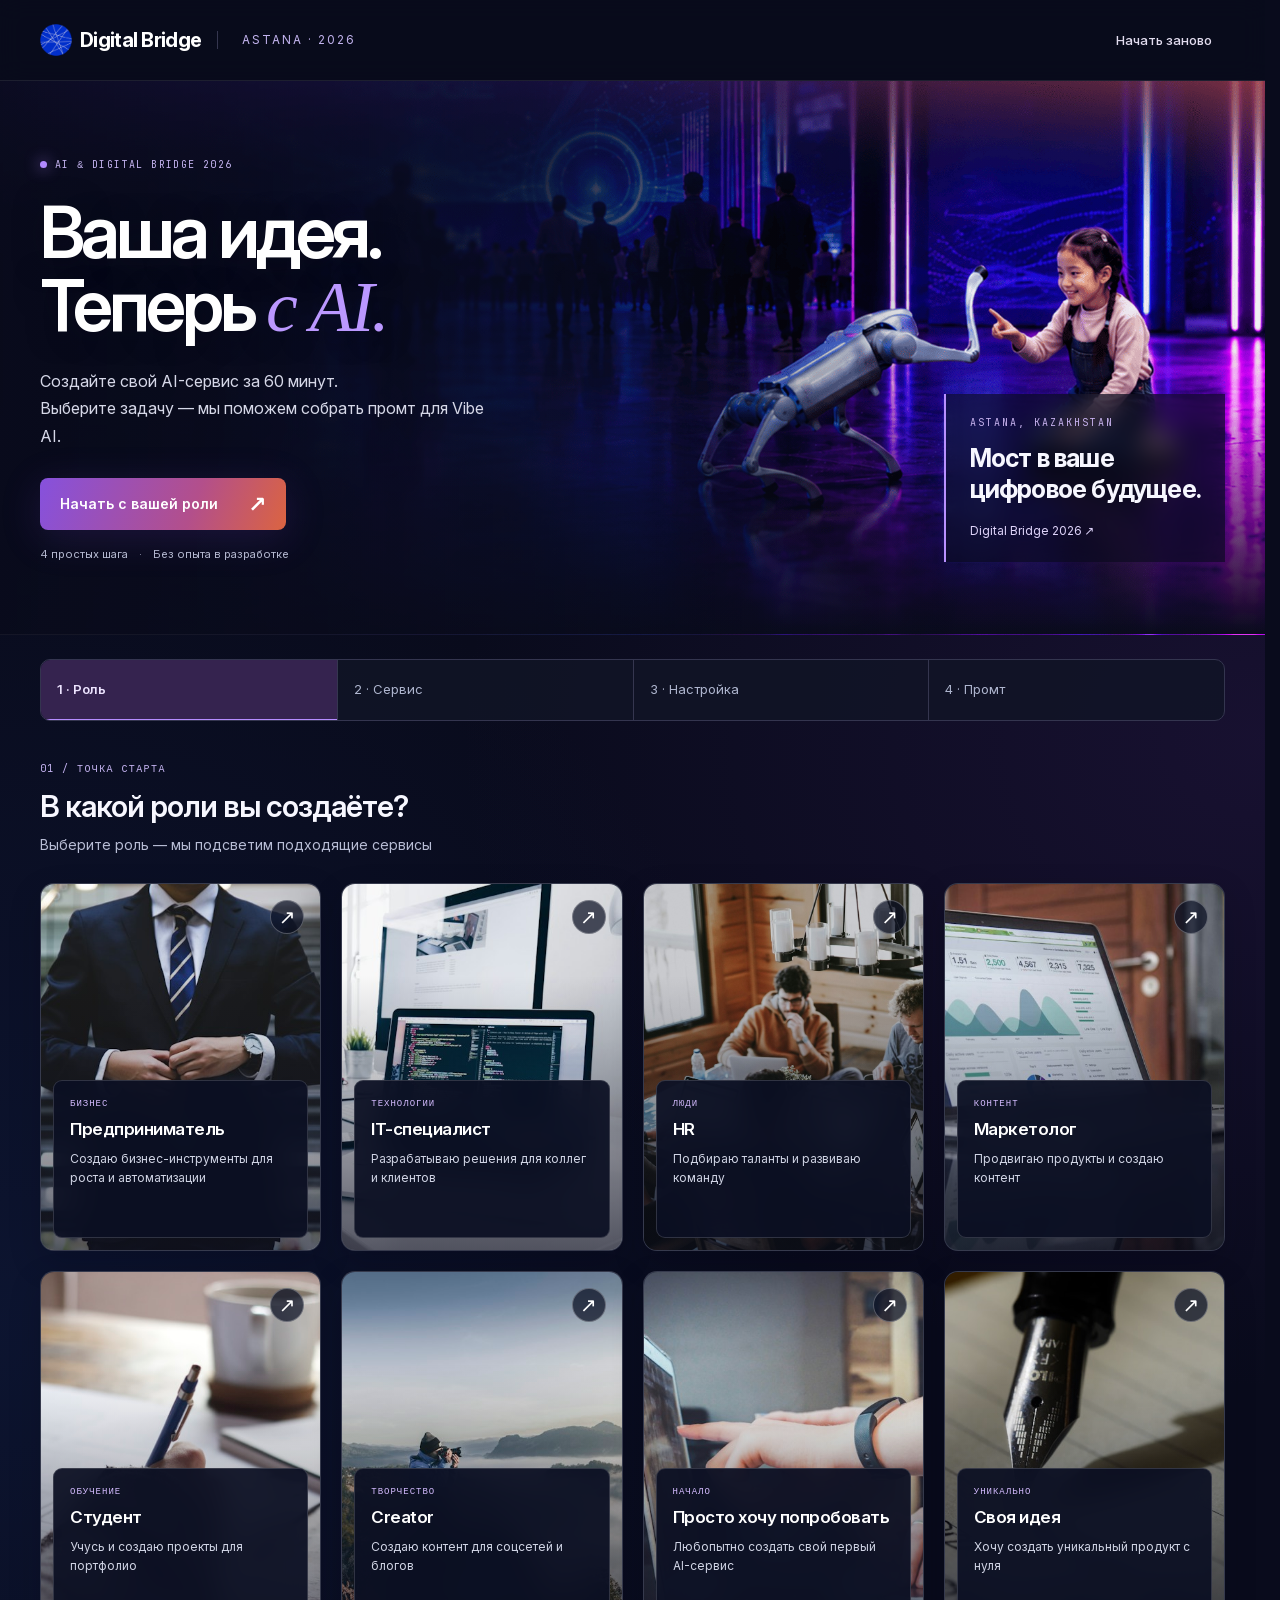
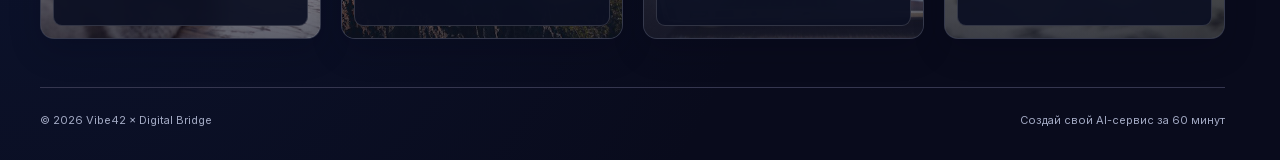
<file: index.html>
<!DOCTYPE html>
<html lang="ru" data-theme="dark">
<head>
<meta charset="utf-8">
<meta name="viewport" content="width=device-width,initial-scale=1">
<title>Digital Bridge — Генератор AI-сервисов</title>
<link rel="stylesheet" href="design-system/kt-ai-fonts.css">
<link rel="stylesheet" href="design-system/kt-ai-tokens.css">
<link rel="stylesheet" href="design-system/kt-ai-components.css">
<link rel="stylesheet" href="design-system/kt-ai-page.css">
<meta name="description" content="Превратите идею в AI-сервис: выберите роль, настройте продукт и соберите промт для Vibe AI.">
<link rel="icon" href="favicon.svg" type="image/svg+xml">
<link rel="stylesheet" href="studio.css">
<link rel="stylesheet" href="digital-bridge.css">
</head>
<body>
<a class="skip-link" href="#wizard">Перейти к конструктору</a>

<header class="kt-ai-pagehead">
  <div class="kt-ai-wrap kt-ai-pagehead-in">
    <a class="kt-ai-brand-row" href="./"><img src="design-system/brand/kt-ai-logo.png" alt="Vibe42"> <span>Digital Bridge</span></a>
    <span class="header-caption">ASTANA · 2026</span><span class="kt-ai-spacer"></span>
    <button class="kt-ai-btn" data-variant="ghost" type="button" onclick="resetWizard()">Начать заново</button>
  </div>
</header>

<section class="kt-ai-hero">
  <div class="kt-ai-wrap hero-layout">
    <div class="hero-copy">
      <div class="eyebrow"><span class="status-dot"></span> AI & DIGITAL BRIDGE 2026</div>
      <h1>Ваша идея.<br>Теперь <em>с AI.</em></h1>
      <p class="kt-ai-hero-sub">Создайте свой AI-сервис за 60 минут.<br>Выберите задачу — мы поможем собрать промт для Vibe AI.</p>
      <a class="hero-link" href="#wizard">Начать с вашей роли <span aria-hidden="true">↗</span></a>
      <div class="hero-note">4 простых шага <span>·</span> Без опыта в разработке</div>
    </div>
    <div class="event-signature"><span class="event-coordinate">ASTANA, KAZAKHSTAN</span><strong>Мост в ваше<br>цифровое будущее.</strong><a href="https://digitalbridge.ai/ru/" target="_blank" rel="noopener">Digital Bridge 2026 ↗</a></div>
  </div>
</section>

<main class="kt-ai-wrap" id="wizard">

  <div class="steps" id="stepsBar" aria-label="Прогресс">
    <span data-step="1">1 · Роль</span>
    <span data-step="2">2 · Сервис</span>
    <span data-step="3">3 · Настройка</span>
    <span data-step="4">4 · Промт</span>
  </div>

  <!-- Шаг 1: роль -->
  <div id="step1" class="step active">
    <div class="kt-ai-section-head" >
      <div class="eyebrow section-kicker">01 / ТОЧКА СТАРТА</div><h2>В какой роли вы создаёте?</h2>
      <p>Выберите роль — мы подсветим подходящие сервисы</p>
    </div>
    <div class="kt-ai-grid" data-cols="4"  id="roleGrid"></div>
  </div>

  <!-- Шаг 2: сервис -->
  <div id="step2" class="step">
    <div class="kt-ai-section-head" >
      <h2>Выберите сервис</h2>
      <p id="productsSub">8 готовых AI-решений под вашу задачу</p>
    </div>
    <div class="kt-ai-grid" data-cols="2"  id="productGrid"></div>
    <div style="text-align: center; margin-top: var(--kt-ai-space-8)">
      <button class="kt-ai-btn" data-variant="ghost" type="button" onclick="goToStep(1)">← Назад</button>
    </div>
  </div>

  <!-- Шаг 3: настройка -->
  <div id="step3" class="step">
    <div class="kt-ai-section-head" >
      <h2 id="productTitle">Настройка сервиса</h2>
      <p>Ответьте на несколько вопросов для персонализации</p>
    </div>
    <div class="kt-ai-card" style="max-width: 640px; margin: 0 auto">
      <div class="kt-ai-card-body">
        <form id="setupForm" novalidate>
          <div class="kt-ai-field" id="ideaField" hidden>
            <label for="q0">Опишите вашу идею</label>
            <textarea class="kt-ai-textarea" id="q0" rows="4" placeholder="Например: сервис, который помогает подобрать подарок по интересам и бюджету"></textarea>
            <div class="field-error">Опишите идею хотя бы в двух-трёх предложениях</div>
          </div>
          <div class="kt-ai-field" style="margin-top: var(--kt-ai-space-6)">
            <label for="q1">Для кого приложение? (целевая аудитория)</label>
            <input class="kt-ai-input" id="q1" placeholder="Например: для туристов-одиночек 25-35 лет">
            <div class="field-error">Укажите, для кого делаете сервис</div>
          </div>
          <div class="kt-ai-field" style="margin-top: var(--kt-ai-space-6)">
            <label for="q2">Что важнее всего в этом сервисе?</label>
            <input class="kt-ai-input" id="q2" placeholder="Например: скорость подбора вариантов">
            <div class="field-error">Назовите главный приоритет</div>
          </div>
          <div class="kt-ai-field" style="margin-top: var(--kt-ai-space-6)">
            <label for="q3">Какой стиль интерфейса предпочитаете?</label>
            <select class="kt-ai-select" id="q3">
              <option>Минимализм (светлый)</option>
              <option>Тёмная тема</option>
              <option>Яркий и современный</option>
              <option>Строгий деловой</option>
            </select>
          </div>
          <div class="kt-ai-field" style="margin-top: var(--kt-ai-space-6)">
            <label for="q4">Что нужно персонализировать? (необязательно)</label>
            <input class="kt-ai-input" id="q4" placeholder="Например: добавить фильтр по бюджету">
          </div>
          <div style="margin-top: var(--kt-ai-space-8); display: flex; gap: var(--kt-ai-space-4); flex-wrap: wrap">
            <button class="kt-ai-btn" data-variant="ghost" type="button" onclick="goToStep(2)">← Назад</button>
            <button class="kt-ai-btn" data-variant="primary" type="submit">Создать промт →</button>
          </div>
        </form>
      </div>
    </div>
  </div>

  <!-- Шаг 4: промт -->
  <div id="step4" class="step">
    <div class="kt-ai-section-head" >
      <h2>Ваш промт готов!</h2>
      <p>Скопируйте подробное ТЗ с функционалом, дизайном и проверками в Vibe AI</p>
    </div>
    <div class="kt-ai-card" style="max-width: 800px; margin: 0 auto">
      <div class="kt-ai-card-body">
        <div class="prompt-output" id="promptOutput" tabindex="0"></div>
        <div style="margin-top: var(--kt-ai-space-6); display: flex; gap: var(--kt-ai-space-4); flex-wrap: wrap">
          <button class="kt-ai-btn" data-variant="primary" type="button" onclick="copyPrompt()">
            <svg class="kt-icon" aria-hidden="true" style="margin-right: var(--kt-ai-space-2)"><use href="#copy"></use></svg>
            Копировать промт
          </button>
          <a class="kt-ai-btn" data-variant="ghost" href="https://code.vibe42.kz" target="_blank" rel="noopener">
            <svg class="kt-icon" aria-hidden="true" style="margin-right: var(--kt-ai-space-2)"><use href="#external"></use></svg>
            Открыть Vibe AI
          </a>
          <button class="kt-ai-btn" data-variant="ghost" type="button" onclick="goToStep(3)">← Назад</button>
        </div>
      </div>
    </div>
  </div>

</main>

<footer class="kt-ai-wrap kt-ai-pagefoot" style="margin-top: var(--kt-ai-space-12)">
  <span>© 2026 Vibe42 × Digital Bridge</span>
  <span class="kt-ai-spacer"></span>
  <span>Создай свой AI-сервис за 60 минут</span>
</footer>

<div class="kt-ai-toast-stack" id="toasts" role="status" aria-live="polite"></div>

<script src="design-system/icons/kt-ai-icons.js"></script>
<script src="prompt-builder.js"></script>
<script>
// ---------- Данные ----------
const roles = [
  { id: 'entrepreneur', tone: 'green',  icon: 'rocket',    badge: 'Бизнес',      title: 'Предприниматель',        desc: 'Создаю бизнес-инструменты для роста и автоматизации', reco: ['idea', 'budget', 'task'] },
  { id: 'it',           tone: 'blue',   icon: 'sparkles',  badge: 'Технологии',  title: 'IT-специалист',          desc: 'Разрабатываю решения для коллег и клиентов',           reco: ['task', 'learning', 'hr'] },
  { id: 'hr',           tone: 'orange', icon: 'users',     badge: 'Люди',        title: 'HR',                     desc: 'Подбираю таланты и развиваю команду',                  reco: ['hr', 'event', 'learning'] },
  { id: 'marketing',    tone: 'red',    icon: 'megaphone', badge: 'Контент',     title: 'Маркетолог',             desc: 'Продвигаю продукты и создаю контент',                  reco: ['content', 'idea', 'event'] },
  { id: 'student',      tone: 'purple', icon: 'book',      badge: 'Обучение',    title: 'Студент',                desc: 'Учусь и создаю проекты для портфолио',                 reco: ['learning', 'task', 'budget'] },
  { id: 'creator',      tone: 'green',  icon: 'sparkles',  badge: 'Творчество',  title: 'Creator',                desc: 'Создаю контент для соцсетей и блогов',                 reco: ['content', 'trip', 'event'] },
  { id: 'beginner',     tone: 'gray',   icon: 'lightbulb', badge: 'Начало',      title: 'Просто хочу попробовать', desc: 'Любопытно создать свой первый AI-сервис',             reco: ['trip', 'budget', 'task'], wide: true },
  { id: 'custom',       tone: 'ai',     icon: 'user',      badge: 'Уникально',   title: 'Своя идея',              desc: 'Хочу создать уникальный продукт с нуля',               reco: ['custom'] },
];

const products = {
  trip: { tone: 'green', icon: 'rocket', title: 'AI Trip Planner', desc: 'Персональный маршрут путешествия по бюджету, интересам и типу отдыха' },
  budget: { tone: 'blue', icon: 'chart', title: 'Smart Budget', desc: 'Анализ бюджета: доходы, расходы, прогноз и рекомендации' },
  learning: { tone: 'purple', icon: 'book', title: 'AI Learning Coach', desc: 'План обучения: язык, программирование, любой навык' },
  hr: { tone: 'orange', icon: 'users', title: 'HR Candidate Matcher', desc: 'Сопоставление резюме и вакансии: % соответствия, риски, вопросы' },
  content: { tone: 'red', icon: 'sparkles', title: 'AI Content Studio', desc: 'Контент-план, идеи, Reels, посты для соцсетей' },
  idea: { tone: 'green', icon: 'lightbulb', title: 'Business Idea Analyzer', desc: 'Анализ бизнес-идеи: аудитория, риски, монетизация' },
  event: { tone: 'orange', icon: 'calendar', title: 'Event Planner', desc: 'Программа мероприятия, расписание, маршрут участника' },
  task: { tone: 'blue', icon: 'checklist', title: 'Smart Task Planner', desc: 'Приоритизация задач, планирование расписания' },
  custom: { tone: 'ai', icon: 'user', title: 'Своя идея', desc: 'Опишите продукт своими словами — соберём промт по вашей идее' },
};

// ---------- Состояние ----------
let selectedRole = null;
let selectedProduct = null;

// ---------- Рендер ----------
const icon = name => `<svg class="kt-icon" aria-hidden="true"><use href="#${name}"></use></svg>`;

function renderRoles() {
  document.getElementById('roleGrid').innerHTML = roles.map(r => `
    <div class="role-poster" role="button" tabindex="0" data-role="${r.id}" data-tone="${r.tone}">
      <img class="role-image" src="assets/roles/${r.id}.jpg" alt="" loading="lazy" decoding="async">
      <span class="poster-arrow" aria-hidden="true">↗</span><div class="role-caption">
      <div class="poster-badge">${r.badge}</div>
      <div class="poster-title">${r.title}</div>
      <div class="poster-desc">${r.desc}</div></div>
    </div>`).join('');
  document.querySelectorAll('.role-poster').forEach(el => {
    const pick = () => selectRole(el.dataset.role);
    el.addEventListener('click', pick);
    el.addEventListener('keydown', e => { if (e.key === 'Enter' || e.key === ' ') { e.preventDefault(); pick(); } });
  });
}

function renderProducts() {
  const role = roles.find(r => r.id === selectedRole);
  const reco = role ? role.reco : [];
  const order = Object.keys(products).filter(id => id !== 'custom' || selectedRole === 'custom');
  order.sort((a, b) => (reco.indexOf(a) === -1) - (reco.indexOf(b) === -1));
  document.getElementById('productGrid').innerHTML = order.map(id => {
    const p = products[id];
    return `
    <article class="product-card${reco.includes(id) ? ' recommended' : ''}" role="button" tabindex="0" data-product="${id}" data-tone="${p.tone}">
      <span class="reco">Рекомендуем</span>
      <div class="product-header">${icon(p.icon)}</div>
      <div class="product-body">
        <h3 class="product-title">${p.title}</h3>
        <p class="product-desc">${p.desc}</p>
      </div>
    </article>`;
  }).join('');
  document.getElementById('productsSub').textContent = role && selectedRole !== 'custom'
    ? `Для роли «${role.title}» подсветили подходящие сервисы`
    : `${order.length} готовых AI-решений под вашу задачу`;
  document.querySelectorAll('.product-card').forEach(el => {
    const pick = () => selectProduct(el.dataset.product);
    el.addEventListener('click', pick);
    el.addEventListener('keydown', e => { if (e.key === 'Enter' || e.key === ' ') { e.preventDefault(); pick(); } });
  });
}

// ---------- Логика шагов ----------
function selectRole(id) {
  selectedRole = id;
  document.querySelectorAll('.role-poster').forEach(p => p.classList.toggle('selected', p.dataset.role === id));
  renderProducts();
  setTimeout(() => goToStep(2), 150);
}

function selectProduct(id) {
  selectedProduct = id;
  document.querySelectorAll('.product-card').forEach(c => c.classList.toggle('selected', c.dataset.product === id));
  document.getElementById('productTitle').textContent = `Настройка: ${products[id].title}`;
  document.getElementById('ideaField').hidden = id !== 'custom';
  setTimeout(() => goToStep(3), 150);
}

function goToStep(n) {
  document.querySelectorAll('.step').forEach(s => s.classList.remove('active'));
  document.getElementById(`step${n}`).classList.add('active');
  document.querySelectorAll('#stepsBar span').forEach(s => {
    const k = Number(s.dataset.step);
    s.classList.toggle('done', k < n);
    s.classList.toggle('current', k === n);
    if (k === n) s.setAttribute('aria-current', 'step'); else s.removeAttribute('aria-current');
  });
  const heading = document.querySelector(`#step${n} h2`);
  heading.tabIndex = -1; heading.focus({ preventScroll: true });
  window.scrollTo({ top: document.getElementById('stepsBar').offsetTop - 80, behavior: matchMedia('(prefers-reduced-motion: reduce)').matches ? 'instant' : 'smooth' });
}

function validate() {
  let ok = true;
  const check = (id, min) => {
    const el = document.getElementById(id);
    const bad = el.value.trim().length < min;
    el.closest('.kt-ai-field').dataset.invalid = bad ? 'true' : 'false';
    if (bad && ok) el.focus();
    ok = ok && !bad;
  };
  if (selectedProduct === 'custom') check('q0', 20);
  check('q1', 3);
  check('q2', 3);
  return ok;
}

document.getElementById('setupForm').addEventListener('submit', e => {
  e.preventDefault();
  if (!validate()) return;
  const v = id => document.getElementById(id).value.trim();
  const role = roles.find(r => r.id === selectedRole);
  const prompt = buildServicePrompt({
    productId: selectedProduct,
    productTitle: products[selectedProduct].title,
    role: role ? role.title : 'не указана',
    audience: v('q1'), priority: v('q2'), style: v('q3'),
    personalization: v('q4'), idea: v('q0')
  });
  document.getElementById('promptOutput').textContent = prompt;
  goToStep(4);
});

['q0', 'q1', 'q2'].forEach(id => document.getElementById(id).addEventListener('input', e => {
  e.target.closest('.kt-ai-field').dataset.invalid = 'false';
}));

function toast(msg) {
  const el = document.createElement('div');
  el.className = 'kt-ai-toast'; el.textContent = msg;
  document.getElementById('toasts').appendChild(el);
  setTimeout(() => el.remove(), 2500);
}

function copyPrompt() {
  const text = document.getElementById('promptOutput').textContent;
  const fallback = () => {
    const out = document.getElementById('promptOutput');
    const range = document.createRange(); range.selectNodeContents(out);
    const sel = getSelection(); sel.removeAllRanges(); sel.addRange(range);
    toast('Текст выделен — нажмите Ctrl+C');
  };
  if (navigator.clipboard && navigator.clipboard.writeText) {
    navigator.clipboard.writeText(text).then(() => toast('Промт скопирован!')).catch(fallback);
  } else fallback();
}

function resetWizard() {
  selectedRole = null; selectedProduct = null;
  document.querySelectorAll('.role-poster, .product-card').forEach(el => el.classList.remove('selected'));
  document.getElementById('setupForm').reset();
  document.querySelectorAll('.kt-ai-field').forEach(f => f.dataset.invalid = 'false');
  document.getElementById('ideaField').hidden = true;
  goToStep(1);
}

renderRoles();
renderProducts();
document.querySelector('[data-step="1"]').classList.add('current');
document.querySelector('[data-step="1"]').setAttribute('aria-current', 'step');
</script>

</body>
</html>
</file>
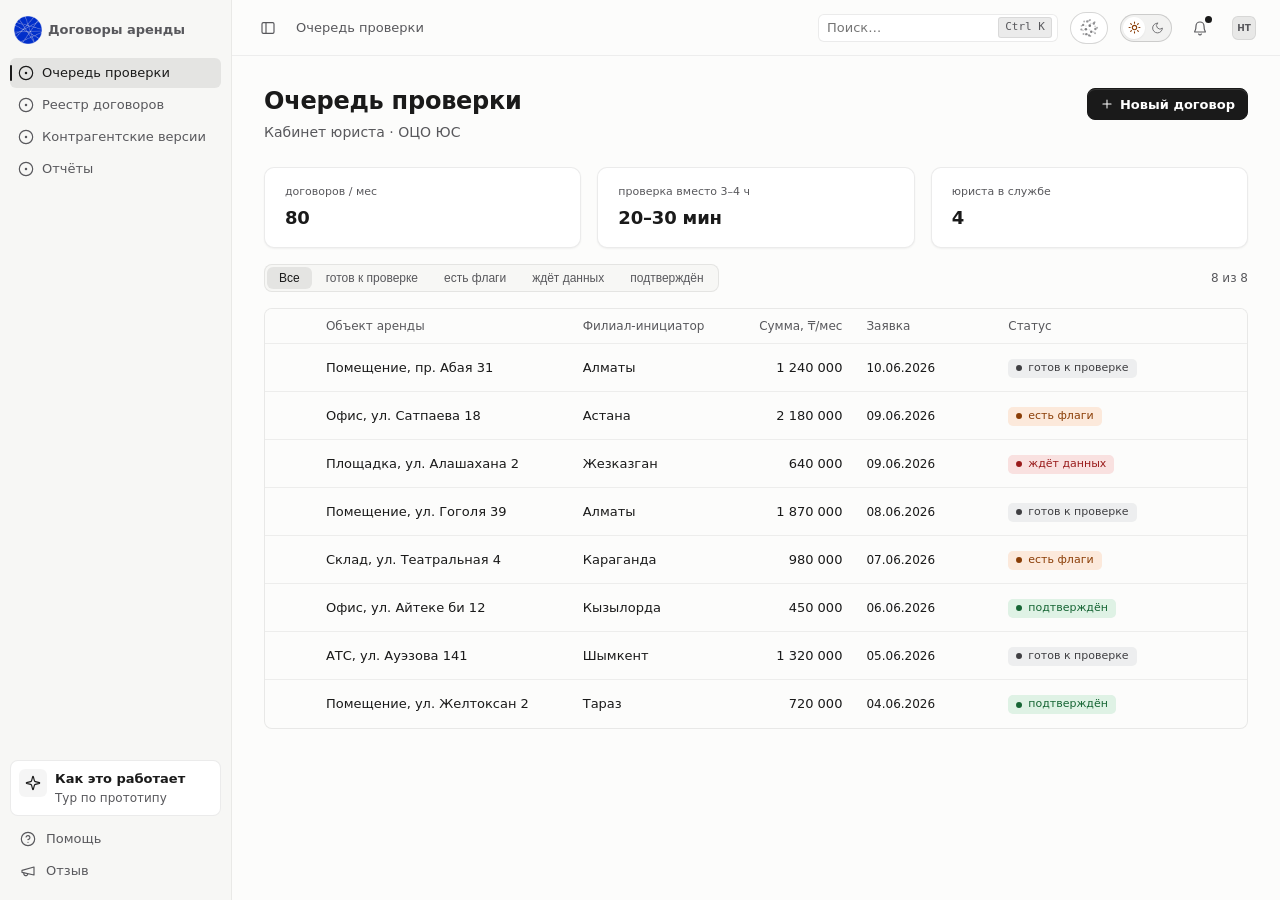
<file: design-system/templates/kt-ai-app-shell.html>
<!DOCTYPE html>
<html lang="ru" data-theme="light">
<head>
<meta charset="UTF-8">
<meta name="viewport" content="width=device-width, initial-scale=1.0">
<title>KT AI – прототип</title>
<!-- ПРЕФИКС РАЗВЁРТЫВАНИЯ. Статика кита адресуется от корня ПРИЛОЖЕНИЯ, а не
     от корня сайта: под префиксом (/cons, /dkks) файлы лежат за ним, и путь
     «/design-system/…» уводит запрос в корень домена — 404, страница без
     стилей и мёртвый орб. Префикс — одно свойство развёртывания, поэтому и
     место у него одно: атрибут data-kt-ai-base на <html>. Папка статики —
     data-kt-ai-static (по умолчанию /design-system, как было).

       <html lang="ru" data-theme="light" data-kt-ai-base="/cons">

     Теги пишет скрипт, а не разметка: адрес уже разобранного <link> изменить
     нельзя — браузер начинает грузить его сразу, и под префиксом это был бы
     гарантированный 404 перед правильным запросом. -->
<script data-kt-ai-base-resolver>
(function () {
  var корень = document.documentElement;
  function норм(значение) {
    значение = (значение || "").trim();
    if (!значение || значение === "/") return "";
    if (значение.charAt(0) !== "/") значение = "/" + значение;
    return значение.replace(/\/+$/, "");
  }
  var база = норм(корень.getAttribute("data-kt-ai-base"));
  var папка = норм(корень.getAttribute("data-kt-ai-static")) || "/design-system";
  window.ktAiBase = база;
  window.ktAiAsset = function (имя) {
    return /^([a-z][a-z0-9+.-]*:|\/\/)/i.test(имя) ? имя : база + папка + "/" + имя;
  };
})();
</script>
<script data-kt-ai-boot="css">
["kt-ai-tokens.css", "kt-ai-components.css"].forEach(function (файл) {
  var ссылка = document.createElement("link");
  ссылка.rel = "stylesheet";
  ссылка.href = window.ktAiAsset(файл);
  document.head.appendChild(ссылка);
});
</script>
<!-- ============================================================
  KT AI App Shell – boilerplate типового enterprise SaaS.
  Гидрируется из JSON-конфига (тег script#kt-app-config в body) –
  его генерирует дизайнер-LLM AI Interviewer по brief владельца.
  Кликабельность встроена: поиск, фильтр статусов, drawer по клику
  на ряд, контрольное действие с подтверждением, bulk-select,
  AI-панель с подсказками, переключатель темы, ⌘K – фокус поиска.
  Схема конфига – см. демо ниже (все ключи опциональны, кроме
  product/table). Канон: ../docs/DESIGN.md · ../docs/PRODUCT_CONTRACT.md · product.schema.json
============================================================ -->
<style>
@layer product {
  *, *::before, *::after { box-sizing: border-box; }
  body { margin: 0; }
  .shell-topbar-burger { display: none; }
  @media (max-width: 831.98px) { .shell-topbar-burger { display: inline-flex; } }
  /* Sidebar: верх – лого + имя решения + toggle; низ – сервисные ряды (Attio-паттерн) */
  .sb-top { display: flex; align-items: center; gap: var(--kt-ai-space-3); padding: 2px 4px 12px; }
  .sb-top img { width: 28px; height: 28px; border-radius: var(--kt-ai-radius-xl); flex-shrink: 0; }
  .sb-top .nm { font-weight: var(--kt-ai-weight-semibold); font-size: var(--kt-ai-text-sm); min-width: 0; overflow: hidden; text-overflow: ellipsis; white-space: nowrap; flex: 1; }
  .sb-bottom { margin-top: auto; display: flex; flex-direction: column; gap: 2px; }
  .sb-bottom .badge { margin-left: auto; font-family: var(--kt-ai-font-mono); font-size: var(--kt-ai-text-2xs); background: var(--kt-ai-primary-subtle); color: var(--kt-ai-primary); border-radius: var(--kt-ai-radius-full); padding: 0 6px; }
  /* Низ сайдбара: тур-карточка + утилиты (Помощь, Отзыв) — паттерн ElevenLabs */
  .sb-bottom { margin-top: auto; display: flex; flex-direction: column; gap: 2px; padding-top: var(--kt-ai-space-4); }
  .sb-bottom button { background: none; border: none; font: inherit; color: inherit; text-align: left; cursor: pointer; width: 100%; }
  .sb-bottom .sb-tour { display: flex; align-items: flex-start; gap: var(--kt-ai-space-4); padding: var(--kt-ai-space-4); margin-bottom: var(--kt-ai-space-3); border: 1px solid var(--kt-ai-border); border-radius: var(--kt-ai-radius-xl); background: var(--kt-ai-bg-elevated); transition: background var(--kt-ai-dur-fast) var(--kt-ai-ease-standard); }
  .sb-bottom .sb-tour:hover { background: var(--kt-ai-bg-soft); }
  .sb-tour .ic { display: grid; place-items: center; width: 28px; height: 28px; flex-shrink: 0; border-radius: var(--kt-ai-radius-lg); background: var(--kt-ai-primary-subtle); color: var(--kt-ai-primary); }
  .sb-tour .tx { display: flex; flex-direction: column; gap: 1px; min-width: 0; }
  .sb-tour .tx strong { font-size: var(--kt-ai-text-sm); font-weight: var(--kt-ai-weight-semibold); color: var(--kt-ai-fg); }
  .sb-tour .tx span { font-size: var(--kt-ai-text-xs); color: var(--kt-ai-fg-muted); }
  /* Политика рейла ДС (kt-ai-components.css, @media max-width 1023.98px) сюда
     не дотягивается: компоненты лежат в @layer, а этот блок — беcслойный, и
     беcслойное правило побеждает слоёное независимо от специфичности. Поэтому
     свою часть рейла app-shell закрывает сам: в 52px от блока тура остаётся
     иконка, подпись убирается. */
  /* Диапазон задан С ДВУХ сторон: ниже 832px сайдбар — выдвижная панель во всю
     ширину, и место под подпись там есть. Без нижней границы блок доставал до
     телефона и оставлял от карточки тура одну иконку в панели на 232px — тот же
     дефект, что был в политике рейла самой ДС (закрыт в 6.4.0). */
  @media (min-width: 832px) and (max-width: 1023.98px) {
    .sb-bottom .sb-tour { justify-content: center; padding: var(--kt-ai-space-3); border: 0; background: none; }
    .sb-tour .tx { display: none; }
  }
  .sb-util[data-on="true"] { color: var(--kt-ai-primary); background: var(--kt-ai-primary-subtle); }
  .kt-ai-shell[data-rail="true"] .sb-tour { justify-content: center; padding: var(--kt-ai-space-3); }
  .kt-ai-shell[data-rail="true"] .sb-tour .tx { display: none; }
  /* Онбординг-карусель (первый вход) */
  .onb-card { position: relative; width: 420px; max-width: calc(100vw - 32px); background: var(--kt-ai-bg-elevated); border: 1px solid var(--kt-ai-border); border-radius: var(--kt-ai-radius-3xl); box-shadow: var(--kt-ai-shadow-lg); padding: var(--kt-ai-space-8); text-align: center; }
  .onb-x { position: absolute; top: var(--kt-ai-space-4); right: var(--kt-ai-space-4); }
  .onb-ic { width: 56px; height: 56px; margin: 0 auto var(--kt-ai-space-6); display: grid; place-items: center; border-radius: var(--kt-ai-radius-2xl); background: var(--kt-ai-primary-subtle); color: var(--kt-ai-primary); }
  .onb-ic .kt-icon { width: 26px; height: 26px; }
  .onb-title { font-size: var(--kt-ai-text-xl); font-weight: var(--kt-ai-weight-semibold); margin-bottom: var(--kt-ai-space-4); }
  .onb-text { font-size: var(--kt-ai-text-sm); color: var(--kt-ai-fg-muted); line-height: var(--kt-ai-leading-normal); margin-bottom: var(--kt-ai-space-7); }
  .onb-foot { display: flex; align-items: center; justify-content: space-between; gap: var(--kt-ai-space-5); }
  .onb-dots { display: flex; gap: 6px; }
  .onb-dots span { width: 6px; height: 6px; border-radius: 50%; background: var(--kt-ai-border-strong); transition: background var(--kt-ai-dur-fast), width var(--kt-ai-dur-fast); }
  .onb-dots span.on { background: var(--kt-ai-primary); width: 18px; border-radius: 3px; }
  .onb-btns { display: flex; gap: var(--kt-ai-space-3); }
  .menu-up .kt-ai-menu { top: auto; bottom: calc(100% + 4px); right: auto; left: 0; }
  /* Ручной rail-режим (toggle в sb-top) */
  .kt-ai-shell[data-rail="true"] { grid-template-columns: var(--kt-ai-sidebar-collapsed-width) minmax(0, 1fr); }
  .kt-ai-shell[data-rail="true"] .nav-label, .kt-ai-shell[data-rail="true"] .kt-ai-nav-item .count,
  .kt-ai-shell[data-rail="true"] .sb-top .nm, .kt-ai-shell[data-rail="true"] .sb-bottom .badge { display: none; }
  .kt-ai-shell[data-rail="true"] .kt-ai-nav-item { justify-content: center; padding: 0; }
  .kt-ai-shell[data-rail="true"] .sb-top { flex-direction: column; gap: var(--kt-ai-space-3); padding-left: 0; padding-right: 0; }
  /* Төре-орб: кнопка ассистента в топбаре рядом с поиском */
  .topbar-ai {
    display: inline-flex; align-items: center; gap: var(--kt-ai-space-2); flex-shrink: 0;
    height: 32px; padding: 0 var(--kt-ai-space-4); border-radius: var(--kt-ai-radius-full);
    border: 1px solid var(--kt-ai-border-strong); background: var(--kt-ai-bg-elevated); color: var(--kt-ai-fg);
    cursor: pointer; font-size: var(--kt-ai-text-sm); font-weight: var(--kt-ai-weight-medium);
    transition: background var(--kt-ai-dur-fast);
  }
  .topbar-ai:hover { background: var(--kt-ai-bg-hover); }
  .topbar-ai .orb { width: 16px; height: 16px; border-radius: 50%; background: var(--kt-ai-ai-orb); flex-shrink: 0; }
  @media (max-width: 639.98px) { .topbar-ai { padding: 0; width: 32px; justify-content: center; } .topbar-ai .ai-label { display: none; } }
  /* Топбар: заголовок страницы слева */
  .topbar-title { display: flex; align-items: baseline; gap: var(--kt-ai-space-4); min-width: 0; }
  .topbar-title .t { font-size: var(--kt-ai-text-lg); font-weight: var(--kt-ai-weight-semibold); letter-spacing: -.01em; white-space: nowrap; overflow: hidden; text-overflow: ellipsis; }
  .topbar-title .sub { font-size: var(--kt-ai-text-xs); color: var(--kt-ai-fg-muted); white-space: nowrap; }
  @media (max-width: 639.98px) { .topbar-title .sub { display: none; } }
  /* :not([data-compact]) — чтобы потолок шапки не перебивал компактный вариант:
     у него своя ширина, и она меньше. */
  .kt-ai-topbar .kt-ai-search-field:not([data-compact="true"]) { max-width: 240px; }
  @media (max-width: 767.98px) { .kt-ai-topbar .kt-ai-search-field:not([data-compact="true"]) { max-width: 176px; } }
  /* Рабочая область: больше воздуха сверху (как в React-ките) */
  #view { width: 100%; max-width: var(--kt-ai-content-table); margin-inline: auto; padding: var(--kt-ai-stack-region) var(--kt-ai-stack-region) var(--kt-ai-space-11); }
  @media (max-width: 639.98px) { #view { padding: var(--kt-ai-stack-group) var(--kt-ai-space-6) var(--kt-ai-space-10); } }
  /* Hero-заголовок страницы: лого + крупное имя продукта + подпись (паритет с React KTAIShell) */
  .page-hero { display: flex; align-items: flex-start; gap: var(--kt-ai-space-6); margin-bottom: var(--kt-ai-stack-group); }
  .page-hero .ph-text { flex: 1; min-width: 0; }
  .page-hero h1 { margin: 0; font-size: var(--kt-ai-text-2xl); font-weight: var(--kt-ai-weight-semibold); letter-spacing: -.01em; line-height: 1.15; }
  .page-hero .sub { margin-top: var(--kt-ai-space-3); font-size: var(--kt-ai-text-md); color: var(--kt-ai-fg-muted); }
  .page-hero .ph-action { flex-shrink: 0; }
  @media (max-width: 639.98px) { .page-hero { flex-direction: column; gap: var(--kt-ai-space-5); } .page-hero h1 { font-size: var(--kt-ai-text-2xl); } }
  .topbar-crumb { display: flex; align-items: center; gap: var(--kt-ai-space-3); min-width: 0; font-size: var(--kt-ai-text-sm); color: var(--kt-ai-fg-muted); }
  .topbar-crumb span { white-space: nowrap; overflow: hidden; text-overflow: ellipsis; }
  .shell-panel-toggle { display: inline-flex; }
  @media (max-width: 831.98px) { .shell-panel-toggle { display: none; } }
  /* Кнопка создания – вверху sidebar (под брендом), на всю ширину */
  .sb-new { margin: 0 4px var(--kt-ai-space-5); }
  .sb-new .kt-ai-btn { width: 100%; justify-content: center; }
  .kt-ai-shell[data-rail="true"] .sb-new .kt-ai-btn { padding: 0; }
  /* Сетка сервисных рядов внизу: единый слот 20px под иконку/аватар – подписи на одной оси */
  .sb-bottom .kt-ai-nav-item > .kt-icon { flex: 0 0 20px; }
  .sb-bottom .kt-ai-avatar { width: 20px; height: 20px; font-size: 8px; flex: 0 0 20px; }
  .sb-bottom > div:last-child { padding: var(--kt-ai-space-3) var(--kt-ai-space-4) 0; }
  /* Мастер создания: степпер + загрузка */
  .case-steps { margin-bottom: var(--kt-ai-space-6); overflow-x: auto; padding-bottom: 2px; }
  .case-file { margin-top: var(--kt-ai-space-4); }
  .menu-user { padding: var(--kt-ai-space-3) var(--kt-ai-space-4); }
  .menu-user .nm { font-size: var(--kt-ai-text-sm); font-weight: var(--kt-ai-weight-medium); color: var(--kt-ai-fg); }
  .menu-user .role { font-size: var(--kt-ai-text-2xs); color: var(--kt-ai-fg-muted); }
  .notif-menu { min-width: 300px; max-width: 340px; padding: 0; }
  .notif-menu .head { padding: var(--kt-ai-space-4) var(--kt-ai-space-5); font-size: var(--kt-ai-text-xs); font-weight: var(--kt-ai-weight-semibold); border-bottom: 1px solid var(--kt-ai-divider); }
  .guide-steps { display: flex; flex-direction: column; gap: var(--kt-ai-space-4); margin: var(--kt-ai-space-5) 0; }
  .guide-steps .gs { display: flex; gap: var(--kt-ai-space-4); font-size: var(--kt-ai-text-sm); align-items: flex-start; }
  .guide-steps .gs .n { width: 20px; height: 20px; border-radius: 50%; background: var(--kt-ai-primary-subtle); color: var(--kt-ai-primary); font-size: var(--kt-ai-text-2xs); font-weight: var(--kt-ai-weight-bold); display: flex; align-items: center; justify-content: center; flex-shrink: 0; margin-top: 1px; }
  #view > .kt-ai-kpi-strip { margin-bottom: var(--kt-ai-stack-block); }
  .toolbar-row { display: flex; align-items: center; gap: var(--kt-ai-space-4); flex-wrap: wrap; padding: 0 0 var(--kt-ai-stack-block); }
  .toolbar-row .spacer { flex: 1; }
  .drawer-head { display: flex; align-items: flex-start; gap: var(--kt-ai-space-4); margin-bottom: var(--kt-ai-space-6); }
  .drawer-head .t { flex: 1; }
  .drawer-flags { display: flex; flex-direction: column; gap: var(--kt-ai-space-3); margin: var(--kt-ai-space-6) 0; }
  .drawer-actions { display: flex; flex-direction: column; gap: var(--kt-ai-space-4); margin-top: var(--kt-ai-space-8); }
  /* v4.0 (Michelle): в рабочей области пара решения – инлайн, primary справа; стек – только в боковом drawer и на узких экранах */
  .kt-ai-card .drawer-actions { flex-direction: row-reverse; justify-content: flex-start; }
  .kt-ai-card .drawer-actions .kt-ai-btn { width: auto; }
  @media (max-width: 639.98px) { .kt-ai-card .drawer-actions { flex-direction: column; } }
  .ai-panel { display: flex; flex-direction: column; }
  .ai-panel .kt-ai-chat { flex: 1; overflow-y: auto; padding-bottom: var(--kt-ai-space-6); }
  .ai-panel-foot { margin-top: auto; display: flex; flex-direction: column; gap: var(--kt-ai-space-4); }
  .section-stub { margin-top: var(--kt-ai-space-10); }
  .proto-label { margin-left: auto; }
  td .kt-ai-checkbox input, th .kt-ai-checkbox input { margin: 0; }
  /* колонка уверенности агента: мини-метр + процент, тон по уровню */
  .conf-cell { display: inline-flex; align-items: center; gap: var(--kt-ai-space-3); }
  .conf-bar { width: 46px; height: 6px; border-radius: var(--kt-ai-radius-full); background: var(--kt-ai-bg-sunken); overflow: hidden; flex-shrink: 0; }
  .conf-bar > span { display: block; height: 100%; border-radius: var(--kt-ai-radius-full); }
  .conf-cell[data-tone="ok"] .conf-bar > span { background: var(--kt-ai-status-ok-fg); }
  .conf-cell[data-tone="warn"] .conf-bar > span { background: var(--kt-ai-status-warn-fg); }
  .conf-cell[data-tone="risk"] .conf-bar > span { background: var(--kt-ai-status-risk-fg); }
  .conf-pct { font-family: var(--kt-ai-font-mono); font-size: var(--kt-ai-text-xs); color: var(--kt-ai-fg-muted); }
  .topbar-dot { position: absolute; top: 4px; right: 4px; width: 7px; height: 7px; border-radius: 50%; background: var(--kt-ai-primary); }
  .kt-ai-topbar .kt-ai-menu { right: 0; left: auto; top: calc(100% + 6px); }
  /* Карточка кейса: разделы «что сделал агент» / «решение человека» (ElevenLabs detail) */
  .drawer-sec { padding: var(--kt-ai-space-6) 0; border-top: 1px solid var(--kt-ai-divider); }
  .drawer-sec:first-of-type { border-top: none; padding-top: 0; }
  .drawer-sec.decision { border-top: 2px solid var(--kt-ai-border-strong); }
  .agent-summary { margin: var(--kt-ai-space-4) 0; font-size: var(--kt-ai-text-sm); color: var(--kt-ai-fg-muted); line-height: var(--kt-ai-leading-normal); }
  .agent-signal { display: flex; gap: var(--kt-ai-space-4); align-items: flex-start; padding: var(--kt-ai-space-3) 0; font-size: var(--kt-ai-text-sm); }
  .agent-signal svg { color: var(--kt-ai-fg-faint); flex-shrink: 0; margin-top: 2px; }
  .rec-box { display: flex; flex-direction: column; background: var(--kt-ai-primary-subtle); border-radius: var(--kt-ai-radius-2xl); padding: var(--kt-ai-space-5); font-size: var(--kt-ai-text-sm); margin-top: var(--kt-ai-space-4); }
  .cell-title { font-weight: var(--kt-ai-weight-medium); }
  .cell-sub { font-size: var(--kt-ai-text-2xs); color: var(--kt-ai-fg-muted); margin-top: 1px; white-space: nowrap; overflow: hidden; text-overflow: ellipsis; }
  .row-act { text-align: right; }
  .row-kebab { opacity: 0; transition: opacity var(--kt-ai-dur-fast); }
  .kt-ai-table tbody tr:hover .row-kebab { opacity: 1; }
}
</style>
</head>
<body class="kt-ai-app">

<script id="kt-app-config" type="application/json">
{
  "product": { "name": "Договоры аренды", "purpose": "Кабинет юриста · ОЦО ЮС", "entity": "договор" },
  "user": { "name": "Нургуль Турлыбекова", "role": "Руководитель службы правового обеспечения" },
  "notifications": [
    { "text": "Агент подготовил 2 новых проекта договора", "time": "5 мин", "unread": true },
    { "text": "Филиал Жезказган прислал кадастровые данные", "time": "1 ч", "unread": true },
    { "text": "Договор АР-2026-0609 согласован в Лотусе", "time": "вчера", "unread": false }
  ],
  "steps": { "items": ["Заявка", "Проект агента", "Проверка юриста", "Согласование"], "current": 3 },
  "nav": [
    { "label": "Очередь проверки" },
    { "label": "Реестр договоров" },
    { "label": "Контрагентские версии" },
    { "label": "Отчёты" }
  ],
  "kpis": [
    { "value": "80", "label": "договоров / мес" },
    { "value": "20–30 мин", "label": "проверка вместо 3–4 ч" },
    { "value": "4", "label": "юриста в службе" }
  ],
  "scenario": {
    "headline": "Очередь проверки",
    "control": "Подтвердить и отправить на согласование",
    "reject": "Вернуть на доработку",
    "confirmText": "Договор уйдёт в Лотус на круг согласования.",
    "approveTo": "approved",
    "rejectTo": "waiting"
  },
  "statuses": {
    "ready":    { "label": "готов к проверке", "tone": "info" },
    "flags":    { "label": "есть флаги",       "tone": "warn" },
    "waiting":  { "label": "ждёт данных",      "tone": "risk" },
    "approved": { "label": "подтверждён",      "tone": "ok" }
  },
  "table": {
    "columns": [
      { "key": "obj",    "label": "Объект аренды", "type": "text" },
      { "key": "branch", "label": "Филиал-инициатор" },
      { "key": "sum",    "label": "Сумма, ₸/мес", "type": "num" },
      { "key": "date",   "label": "Заявка",       "type": "date" },
      { "key": "status", "label": "Статус",       "type": "status" }
    ],
    "rows": [
      { "obj": "Помещение, пр. Абая 31",   "branch": "Алматы",       "sum": "1 240 000", "date": "10.06.2026", "status": "ready",
        "_flags": ["Тариф подтверждён по SAP", "Полномочия подписанта проверены", "80% текста – типовой шаблон"] },
      { "obj": "Офис, ул. Сатпаева 18",     "branch": "Астана",       "sum": "2 180 000", "date": "09.06.2026", "status": "flags",
        "_flags": ["Тариф в заявке ниже актуального тарифа SAP – подставлен тариф SAP", "Срок аренды 11 мес – нетиповой"] },
      { "obj": "Площадка, ул. Алашахана 2", "branch": "Жезказган",    "sum": "640 000",   "date": "09.06.2026", "status": "waiting",
        "_flags": ["Нет кадастровых данных объекта – запрос отправлен инициатору"] },
      { "obj": "Помещение, ул. Гоголя 39",  "branch": "Алматы",       "sum": "1 870 000", "date": "08.06.2026", "status": "ready",
        "_flags": ["Проверки пройдены, отклонений нет"] },
      { "obj": "Склад, ул. Театральная 4",  "branch": "Караганда",    "sum": "980 000",   "date": "07.06.2026", "status": "flags",
        "_flags": ["Контрагентская версия: 3 отклонения от шаблона – п. 4.2, 6.1, 9.3"] },
      { "obj": "Офис, ул. Айтеке би 12",    "branch": "Кызылорда",    "sum": "450 000",   "date": "06.06.2026", "status": "approved",
        "_flags": [] },
      { "obj": "АТС, ул. Ауэзова 141",      "branch": "Шымкент",      "sum": "1 320 000", "date": "05.06.2026", "status": "ready",
        "_flags": ["Тариф подтверждён по SAP"] },
      { "obj": "Помещение, ул. Желтоксан 2","branch": "Тараз",        "sum": "720 000",   "date": "04.06.2026", "status": "approved",
        "_flags": [] }
    ]
  },
  "drawer": {
    "titleKey": "obj",
    "fields": [
      { "key": "branch", "label": "Филиал-инициатор" },
      { "key": "sum",    "label": "Сумма по тарифу SAP" },
      { "key": "date",   "label": "Дата заявки (Лотус)" }
    ],
    "flagsLabel": "Проверки агента"
  },
  "ai": {
    "intro": "Проект договора готов: данные заявки из Лотуса, тариф из SAP, проверка по ГК РК и внутренним документам пройдена. Спросите про любой флаг.",
    "suggestions": ["Почему флаг по тарифу?", "Что с кадастровыми данными?", "Покажи отклонения контрагента"],
    "answers": {
      "Почему флаг по тарифу?": "Тариф в заявке филиала ниже актуального тарифа SAP. По правилу «тариф всегда из SAP» я подставил актуальное значение и пометил расхождение флагом.",
      "Что с кадастровыми данными?": "В заявке филиала нет кадастровых данных объекта. Я отправил запрос инициатору в Лотусе; договор остаётся в статусе «ждёт данных».",
      "Покажи отклонения контрагента": "Контрагентская версия отличается от шаблона в трёх пунктах: 4.2 (срок оплаты 15 → 30 дней), 6.1 (ответственность сторон), 9.3 (порядок расторжения). Полный diff – в карточке договора."
    },
    "fallback": "В кликабельном прототипе ответы ассистента – заглушки. В рабочей версии здесь отвечает ИИ-агент по данным договора."
  }
}
</script>

<!-- embedded KT AI icon sprite (Lucide, monochrome) -->
<svg xmlns="http://www.w3.org/2000/svg" aria-hidden="true" style="position:absolute;width:0;height:0;overflow:hidden">
  <symbol id="home" viewBox="0 0 24 24" fill="none" stroke="currentColor" stroke-width="1.75" stroke-linecap="round" stroke-linejoin="round">
    <path d="M15 21v-8a1 1 0 0 0-1-1h-4a1 1 0 0 0-1 1v8"/>
    <path d="M3 10a2 2 0 0 1 .709-1.528l7-6a2 2 0 0 1 2.582 0l7 6A2 2 0 0 1 21 10v9a2 2 0 0 1-2 2H5a2 2 0 0 1-2-2z"/>
  </symbol>
  <symbol id="chat" viewBox="0 0 24 24" fill="none" stroke="currentColor" stroke-width="1.75" stroke-linecap="round" stroke-linejoin="round">
    <path d="M7.9 20A9 9 0 1 0 4 16.1L2 22z"/>
  </symbol>
  <symbol id="send" viewBox="0 0 24 24" fill="none" stroke="currentColor" stroke-width="1.75" stroke-linecap="round" stroke-linejoin="round">
    <path d="M14.536 21.686a.5.5 0 0 0 .937-.024l6.5-19a.496.496 0 0 0-.635-.635l-19 6.5a.5.5 0 0 0-.024.937l7.93 3.18a2 2 0 0 1 1.112 1.11z"/>
    <path d="m21.854 2.147-10.94 10.939"/>
  </symbol>
  <symbol id="feed" viewBox="0 0 24 24" fill="none" stroke="currentColor" stroke-width="1.75" stroke-linecap="round" stroke-linejoin="round">
    <path d="M4 11a9 9 0 0 1 9 9"/>
    <path d="M4 4a16 16 0 0 1 16 16"/>
    <circle cx="5" cy="19" r="1"/>
  </symbol>
  <symbol id="lots" viewBox="0 0 24 24" fill="none" stroke="currentColor" stroke-width="1.75" stroke-linecap="round" stroke-linejoin="round">
    <circle cx="12" cy="12" r="10"/>
    <circle cx="12" cy="12" r="1"/>
  </symbol>
  <symbol id="source" viewBox="0 0 24 24" fill="none" stroke="currentColor" stroke-width="1.75" stroke-linecap="round" stroke-linejoin="round">
    <ellipse cx="12" cy="5" rx="9" ry="3"/>
    <path d="M3 5V19A9 3 0 0 0 21 19V5"/>
    <path d="M3 12A9 3 0 0 0 21 12"/>
  </symbol>
  <symbol id="catalog" viewBox="0 0 24 24" fill="none" stroke="currentColor" stroke-width="1.75" stroke-linecap="round" stroke-linejoin="round">
    <path d="M12 7v14"/>
    <path d="M3 18a1 1 0 0 1-1-1V4a1 1 0 0 1 1-1h5a4 4 0 0 1 4 4 4 4 0 0 1 4-4h5a1 1 0 0 1 1 1v13a1 1 0 0 1-1 1h-6a3 3 0 0 0-3 3 3 3 0 0 0-3-3z"/>
  </symbol>
  <symbol id="decisions" viewBox="0 0 24 24" fill="none" stroke="currentColor" stroke-width="1.75" stroke-linecap="round" stroke-linejoin="round">
    <path d="M13 5h8"/>
    <path d="M13 12h8"/>
    <path d="M13 19h8"/>
    <path d="m3 17 2 2 4-4"/>
    <path d="m3 7 2 2 4-4"/>
  </symbol>
  <symbol id="risk" viewBox="0 0 24 24" fill="none" stroke="currentColor" stroke-width="1.75" stroke-linecap="round" stroke-linejoin="round">
    <path d="M20 13c0 5-3.5 7.5-7.66 8.95a1 1 0 0 1-.67-.01C7.5 20.5 4 18 4 13V6a1 1 0 0 1 1-1c2 0 4.5-1.2 6.24-2.72a1.17 1.17 0 0 1 1.52 0C14.51 3.81 17 5 19 5a1 1 0 0 1 1 1z"/>
    <path d="M12 8v4"/>
    <path d="M12 16h.01"/>
  </symbol>
  <symbol id="recommender" viewBox="0 0 24 24" fill="none" stroke="currentColor" stroke-width="1.75" stroke-linecap="round" stroke-linejoin="round">
    <circle cx="12" cy="12" r="10"/>
    <circle cx="12" cy="12" r="6"/>
    <circle cx="12" cy="12" r="2"/>
  </symbol>
  <symbol id="compare" viewBox="0 0 24 24" fill="none" stroke="currentColor" stroke-width="1.75" stroke-linecap="round" stroke-linejoin="round">
    <circle cx="18" cy="18" r="3"/>
    <circle cx="6" cy="6" r="3"/>
    <path d="M13 6h3a2 2 0 0 1 2 2v7"/>
    <path d="M11 18H8a2 2 0 0 1-2-2V9"/>
  </symbol>
  <symbol id="collections" viewBox="0 0 24 24" fill="none" stroke="currentColor" stroke-width="1.75" stroke-linecap="round" stroke-linejoin="round">
    <path d="M11.525 2.295a.53.53 0 0 1 .95 0l2.31 4.679a2.123 2.123 0 0 0 1.595 1.16l5.166.756a.53.53 0 0 1 .294.904l-3.736 3.638a2.123 2.123 0 0 0-.611 1.878l.882 5.14a.53.53 0 0 1-.771.56l-4.618-2.428a2.122 2.122 0 0 0-1.973 0L6.396 21.01a.53.53 0 0 1-.77-.56l.881-5.139a2.122 2.122 0 0 0-.611-1.879L2.16 9.795a.53.53 0 0 1 .294-.906l5.165-.755a2.122 2.122 0 0 0 1.597-1.16z"/>
  </symbol>
  <symbol id="search" viewBox="0 0 24 24" fill="none" stroke="currentColor" stroke-width="1.75" stroke-linecap="round" stroke-linejoin="round">
    <path d="m21 21-4.34-4.34"/>
    <circle cx="11" cy="11" r="8"/>
  </symbol>
  <symbol id="settings" viewBox="0 0 24 24" fill="none" stroke="currentColor" stroke-width="1.75" stroke-linecap="round" stroke-linejoin="round">
    <path d="M10 5H3"/>
    <path d="M12 19H3"/>
    <path d="M14 3v4"/>
    <path d="M16 17v4"/>
    <path d="M21 12h-9"/>
    <path d="M21 19h-5"/>
    <path d="M21 5h-7"/>
    <path d="M8 10v4"/>
    <path d="M8 12H3"/>
  </symbol>
  <symbol id="chart" viewBox="0 0 24 24" fill="none" stroke="currentColor" stroke-width="1.75" stroke-linecap="round" stroke-linejoin="round">
    <path d="M3 3v16a2 2 0 0 0 2 2h16"/>
    <path d="M7 16h8"/>
    <path d="M7 11h12"/>
    <path d="M7 6h3"/>
  </symbol>
  <symbol id="table" viewBox="0 0 24 24" fill="none" stroke="currentColor" stroke-width="1.75" stroke-linecap="round" stroke-linejoin="round">
    <path d="M9 3H5a2 2 0 0 0-2 2v4m6-6h10a2 2 0 0 1 2 2v4M9 3v18m0 0h10a2 2 0 0 0 2-2V9M9 21H5a2 2 0 0 1-2-2V9m0 0h18"/>
  </symbol>
  <symbol id="sort" viewBox="0 0 24 24" fill="none" stroke="currentColor" stroke-width="1.75" stroke-linecap="round" stroke-linejoin="round">
    <path d="m21 16-4 4-4-4"/>
    <path d="M17 20V4"/>
    <path d="m3 8 4-4 4 4"/>
    <path d="M7 4v16"/>
  </symbol>
  <symbol id="filter" viewBox="0 0 24 24" fill="none" stroke="currentColor" stroke-width="1.75" stroke-linecap="round" stroke-linejoin="round">
    <path d="M10 20a1 1 0 0 0 .553.895l2 1A1 1 0 0 0 14 21v-7a2 2 0 0 1 .517-1.341L21.74 4.67A1 1 0 0 0 21 3H3a1 1 0 0 0-.742 1.67l7.225 7.989A2 2 0 0 1 10 14z"/>
  </symbol>
  <symbol id="download" viewBox="0 0 24 24" fill="none" stroke="currentColor" stroke-width="1.75" stroke-linecap="round" stroke-linejoin="round">
    <path d="M12 15V3"/>
    <path d="M21 15v4a2 2 0 0 1-2 2H5a2 2 0 0 1-2-2v-4"/>
    <path d="m7 10 5 5 5-5"/>
  </symbol>
  <symbol id="chevronRight" viewBox="0 0 24 24" fill="none" stroke="currentColor" stroke-width="1.75" stroke-linecap="round" stroke-linejoin="round">
    <path d="m9 18 6-6-6-6"/>
  </symbol>
  <symbol id="external" viewBox="0 0 24 24" fill="none" stroke="currentColor" stroke-width="1.75" stroke-linecap="round" stroke-linejoin="round">
    <path d="M15 3h6v6"/>
    <path d="M10 14 21 3"/>
    <path d="M18 13v6a2 2 0 0 1-2 2H5a2 2 0 0 1-2-2V8a2 2 0 0 1 2-2h6"/>
  </symbol>
  <symbol id="help" viewBox="0 0 24 24" fill="none" stroke="currentColor" stroke-width="1.75" stroke-linecap="round" stroke-linejoin="round">
    <circle cx="12" cy="12" r="10"/>
    <path d="M9.09 9a3 3 0 0 1 5.83 1c0 2-3 3-3 3"/>
    <path d="M12 17h.01"/>
  </symbol>
  <symbol id="history" viewBox="0 0 24 24" fill="none" stroke="currentColor" stroke-width="1.75" stroke-linecap="round" stroke-linejoin="round">
    <path d="M3 12a9 9 0 1 0 9-9 9.75 9.75 0 0 0-6.74 2.74L3 8"/>
    <path d="M3 3v5h5"/>
    <path d="M12 7v5l4 2"/>
  </symbol>
  <symbol id="info" viewBox="0 0 24 24" fill="none" stroke="currentColor" stroke-width="1.75" stroke-linecap="round" stroke-linejoin="round">
    <circle cx="12" cy="12" r="10"/>
    <path d="M12 16v-4"/>
    <path d="M12 8h.01"/>
  </symbol>
  <symbol id="users" viewBox="0 0 24 24" fill="none" stroke="currentColor" stroke-width="1.75" stroke-linecap="round" stroke-linejoin="round">
    <path d="M16 21v-2a4 4 0 0 0-4-4H6a4 4 0 0 0-4 4v2"/>
    <path d="M16 3.128a4 4 0 0 1 0 7.744"/>
    <path d="M22 21v-2a4 4 0 0 0-3-3.87"/>
    <circle cx="9" cy="7" r="4"/>
  </symbol>
  <symbol id="file" viewBox="0 0 24 24" fill="none" stroke="currentColor" stroke-width="1.75" stroke-linecap="round" stroke-linejoin="round">
    <path d="M6 22a2 2 0 0 1-2-2V4a2 2 0 0 1 2-2h8a2.4 2.4 0 0 1 1.704.706l3.588 3.588A2.4 2.4 0 0 1 20 8v12a2 2 0 0 1-2 2z"/>
    <path d="M14 2v5a1 1 0 0 0 1 1h5"/>
    <path d="M10 9H8"/>
    <path d="M16 13H8"/>
    <path d="M16 17H8"/>
  </symbol>
  <symbol id="tool" viewBox="0 0 24 24" fill="none" stroke="currentColor" stroke-width="1.75" stroke-linecap="round" stroke-linejoin="round">
    <path d="M14.7 6.3a1 1 0 0 0 0 1.4l1.6 1.6a1 1 0 0 0 1.4 0l3.106-3.105c.32-.322.863-.22.983.218a6 6 0 0 1-8.259 7.057l-7.91 7.91a1 1 0 0 1-2.999-3l7.91-7.91a6 6 0 0 1 7.057-8.259c.438.12.54.662.219.984z"/>
  </symbol>
  <symbol id="model" viewBox="0 0 24 24" fill="none" stroke="currentColor" stroke-width="1.75" stroke-linecap="round" stroke-linejoin="round">
    <path d="M12 20v2"/>
    <path d="M12 2v2"/>
    <path d="M17 20v2"/>
    <path d="M17 2v2"/>
    <path d="M2 12h2"/>
    <path d="M2 17h2"/>
    <path d="M2 7h2"/>
    <path d="M20 12h2"/>
    <path d="M20 17h2"/>
    <path d="M20 7h2"/>
    <path d="M7 20v2"/>
    <path d="M7 2v2"/>
    <rect x="4" y="4" width="16" height="16" rx="2"/>
    <rect x="8" y="8" width="8" height="8" rx="1"/>
  </symbol>
  <symbol id="dashboard" viewBox="0 0 24 24" fill="none" stroke="currentColor" stroke-width="1.75" stroke-linecap="round" stroke-linejoin="round">
    <rect width="7" height="9" x="3" y="3" rx="1"/>
    <rect width="7" height="5" x="14" y="3" rx="1"/>
    <rect width="7" height="9" x="14" y="12" rx="1"/>
    <rect width="7" height="5" x="3" y="16" rx="1"/>
  </symbol>
  <symbol id="columns" viewBox="0 0 24 24" fill="none" stroke="currentColor" stroke-width="1.75" stroke-linecap="round" stroke-linejoin="round">
    <rect width="18" height="18" x="3" y="3" rx="2"/>
    <path d="M9 3v18"/>
    <path d="M15 3v18"/>
  </symbol>
  <symbol id="more" viewBox="0 0 24 24" fill="none" stroke="currentColor" stroke-width="1.75" stroke-linecap="round" stroke-linejoin="round">
    <circle cx="12" cy="12" r="1"/>
    <circle cx="19" cy="12" r="1"/>
    <circle cx="5" cy="12" r="1"/>
  </symbol>
  <symbol id="check" viewBox="0 0 24 24" fill="none" stroke="currentColor" stroke-width="1.75" stroke-linecap="round" stroke-linejoin="round">
    <path d="M20 6 9 17l-5-5"/>
  </symbol>
  <symbol id="x" viewBox="0 0 24 24" fill="none" stroke="currentColor" stroke-width="1.75" stroke-linecap="round" stroke-linejoin="round">
    <path d="M18 6 6 18"/>
    <path d="m6 6 12 12"/>
  </symbol>
  <symbol id="alert" viewBox="0 0 24 24" fill="none" stroke="currentColor" stroke-width="1.75" stroke-linecap="round" stroke-linejoin="round">
    <path d="m21.73 18-8-14a2 2 0 0 0-3.48 0l-8 14A2 2 0 0 0 4 21h16a2 2 0 0 0 1.73-3"/>
    <path d="M12 9v4"/>
    <path d="M12 17h.01"/>
  </symbol>
  <symbol id="clock" viewBox="0 0 24 24" fill="none" stroke="currentColor" stroke-width="1.75" stroke-linecap="round" stroke-linejoin="round">
    <circle cx="12" cy="12" r="10"/>
    <path d="M12 6v6l4 2"/>
  </symbol>
  <symbol id="arrowRight" viewBox="0 0 24 24" fill="none" stroke="currentColor" stroke-width="1.75" stroke-linecap="round" stroke-linejoin="round">
    <path d="M5 12h14"/>
    <path d="m12 5 7 7-7 7"/>
  </symbol>
  <symbol id="panelLeftClose" viewBox="0 0 24 24" fill="none" stroke="currentColor" stroke-width="1.75" stroke-linecap="round" stroke-linejoin="round">
    <rect width="18" height="18" x="3" y="3" rx="2"/>
    <path d="M9 3v18"/>
    <path d="m16 15-3-3 3-3"/>
  </symbol>
  <symbol id="panelLeft" viewBox="0 0 24 24" fill="none" stroke="currentColor" stroke-width="1.75" stroke-linecap="round" stroke-linejoin="round">
    <rect width="18" height="18" x="3" y="3" rx="2"/>
    <path d="M9 3v18"/>
  </symbol>
  <symbol id="trophy" viewBox="0 0 24 24" fill="none" stroke="currentColor" stroke-width="1.75" stroke-linecap="round" stroke-linejoin="round">
    <path d="M10 14.66v1.626a2 2 0 0 1-.976 1.696A5 5 0 0 0 7 21.978"/>
    <path d="M14 14.66v1.626a2 2 0 0 0 .976 1.696A5 5 0 0 1 17 21.978"/>
    <path d="M18 9h1.5a1 1 0 0 0 0-5H18"/>
    <path d="M4 22h16"/>
    <path d="M6 9a6 6 0 0 0 12 0V3a1 1 0 0 0-1-1H7a1 1 0 0 0-1 1z"/>
    <path d="M6 9H4.5a1 1 0 0 1 0-5H6"/>
  </symbol>
  <symbol id="pin" viewBox="0 0 24 24" fill="none" stroke="currentColor" stroke-width="1.75" stroke-linecap="round" stroke-linejoin="round">
    <path d="M20 10c0 4.993-5.539 10.193-7.399 11.799a1 1 0 0 1-1.202 0C9.539 20.193 4 14.993 4 10a8 8 0 0 1 16 0"/>
    <circle cx="12" cy="10" r="3"/>
  </symbol>
  <symbol id="sun" viewBox="0 0 24 24" fill="none" stroke="currentColor" stroke-width="1.75" stroke-linecap="round" stroke-linejoin="round">
    <circle cx="12" cy="12" r="4"/>
    <path d="M12 2v2"/>
    <path d="M12 20v2"/>
    <path d="m4.93 4.93 1.41 1.41"/>
    <path d="m17.66 17.66 1.41 1.41"/>
    <path d="M2 12h2"/>
    <path d="M20 12h2"/>
    <path d="m6.34 17.66-1.41 1.41"/>
    <path d="m19.07 4.93-1.41 1.41"/>
  </symbol>
  <symbol id="moon" viewBox="0 0 24 24" fill="none" stroke="currentColor" stroke-width="1.75" stroke-linecap="round" stroke-linejoin="round">
    <path d="M20.985 12.486a9 9 0 1 1-9.473-9.472c.405-.022.617.46.402.803a6 6 0 0 0 8.268 8.268c.344-.215.825-.004.803.401"/>
  </symbol>
<symbol id="menu" viewBox="0 0 24 24"><line x1="4" y1="6" x2="20" y2="6"/><line x1="4" y1="12" x2="20" y2="12"/><line x1="4" y1="18" x2="20" y2="18"/></symbol>
  <symbol id="book" viewBox="0 0 24 24" fill="none" stroke="currentColor" stroke-width="1.75" stroke-linecap="round" stroke-linejoin="round"><path d="M12 7v14"/><path d="M3 18a1 1 0 0 1-1-1V4a1 1 0 0 1 1-1h5a4 4 0 0 1 4 4 4 4 0 0 1 4-4h5a1 1 0 0 1 1 1v13a1 1 0 0 1-1 1h-6a3 3 0 0 0-3 3 3 3 0 0 0-3-3z"/></symbol>
  <symbol id="rocket" viewBox="0 0 24 24" fill="none" stroke="currentColor" stroke-width="1.75" stroke-linecap="round" stroke-linejoin="round"><path d="M4.5 16.5c-1.5 1.26-2 5-2 5s3.74-.5 5-2c.71-.84.7-2.13-.09-2.91a2.18 2.18 0 0 0-2.91-.09z"/><path d="m12 15-3-3a22 22 0 0 1 2-3.95A12.88 12.88 0 0 1 22 2c0 2.72-.78 7.5-6 11a22.35 22.35 0 0 1-4 2z"/><path d="M9 12H4s.55-3.03 2-4c1.62-1.08 5 0 5 0"/><path d="M12 15v5s3.03-.55 4-2c1.08-1.62 0-5 0-5"/></symbol>
  <symbol id="sparkles" viewBox="0 0 24 24" fill="none" stroke="currentColor" stroke-width="1.75" stroke-linecap="round" stroke-linejoin="round"><path d="M9.937 15.5A2 2 0 0 0 8.5 14.063l-6.135-1.582a.5.5 0 0 1 0-.962L8.5 9.936A2 2 0 0 0 9.937 8.5l1.582-6.135a.5.5 0 0 1 .962 0L14.063 8.5A2 2 0 0 0 15.5 9.937l6.135 1.581a.5.5 0 0 1 0 .964L15.5 14.063a2 2 0 0 0-1.437 1.437l-1.582 6.135a.5.5 0 0 1-.962 0z"/></symbol>
  <symbol id="play" viewBox="0 0 24 24" fill="none" stroke="currentColor" stroke-width="1.75" stroke-linecap="round" stroke-linejoin="round"><polygon points="6 3 20 12 6 21 6 3"/></symbol>
  <symbol id="lightbulb" viewBox="0 0 24 24" fill="none" stroke="currentColor" stroke-width="1.75" stroke-linecap="round" stroke-linejoin="round"><path d="M15 14c.2-1 .7-1.7 1.5-2.5 1-.9 1.5-2.2 1.5-3.5A6 6 0 0 0 6 8c0 1 .2 2.2 1.5 3.5.7.7 1.3 1.5 1.5 2.5"/><path d="M9 18h6"/><path d="M10 22h4"/></symbol>
  <symbol id="plus" viewBox="0 0 24 24" fill="none" stroke="currentColor" stroke-width="1.75" stroke-linecap="round" stroke-linejoin="round"><path d="M5 12h14M12 5v14"/></symbol>
  <symbol id="minus" viewBox="0 0 24 24" fill="none" stroke="currentColor" stroke-width="1.75" stroke-linecap="round" stroke-linejoin="round"><path d="M5 12h14"/></symbol>
  <symbol id="chevronDown" viewBox="0 0 24 24" fill="none" stroke="currentColor" stroke-width="1.75" stroke-linecap="round" stroke-linejoin="round"><path d="m6 9 6 6 6-6"/></symbol>
  <symbol id="chevronLeft" viewBox="0 0 24 24" fill="none" stroke="currentColor" stroke-width="1.75" stroke-linecap="round" stroke-linejoin="round"><path d="m15 18-6-6 6-6"/></symbol>
  <symbol id="arrowLeft" viewBox="0 0 24 24" fill="none" stroke="currentColor" stroke-width="1.75" stroke-linecap="round" stroke-linejoin="round"><path d="m12 19-7-7 7-7"/><path d="M19 12H5"/></symbol>
  <symbol id="arrowUpDown" viewBox="0 0 24 24" fill="none" stroke="currentColor" stroke-width="1.75" stroke-linecap="round" stroke-linejoin="round"><path d="m21 16-4 4-4-4"/><path d="M17 20V4"/><path d="m3 8 4-4 4 4"/><path d="M7 4v16"/></symbol>
  <symbol id="eye" viewBox="0 0 24 24" fill="none" stroke="currentColor" stroke-width="1.75" stroke-linecap="round" stroke-linejoin="round"><path d="M2.062 12.348a1 1 0 0 1 0-.696 10.75 10.75 0 0 1 19.876 0 1 1 0 0 1 0 .696 10.75 10.75 0 0 1-19.876 0"/><circle cx="12" cy="12" r="3"/></symbol>
  <symbol id="calendar" viewBox="0 0 24 24" fill="none" stroke="currentColor" stroke-width="1.75" stroke-linecap="round" stroke-linejoin="round"><path d="M8 2v4M16 2v4"/><rect width="18" height="18" x="3" y="4" rx="2"/><path d="M3 10h18"/></symbol>
  <symbol id="link" viewBox="0 0 24 24" fill="none" stroke="currentColor" stroke-width="1.75" stroke-linecap="round" stroke-linejoin="round"><path d="M10 13a5 5 0 0 0 7.54.54l3-3a5 5 0 0 0-7.07-7.07l-1.72 1.71"/><path d="M14 11a5 5 0 0 0-7.54-.54l-3 3a5 5 0 0 0 7.07 7.07l1.71-1.71"/></symbol>
  <symbol id="copy" viewBox="0 0 24 24" fill="none" stroke="currentColor" stroke-width="1.75" stroke-linecap="round" stroke-linejoin="round"><rect width="14" height="14" x="8" y="8" rx="2" ry="2"/><path d="M4 16c-1.1 0-2-.9-2-2V4c0-1.1.9-2 2-2h10c1.1 0 2 .9 2 2"/></symbol>
  <symbol id="trash" viewBox="0 0 24 24" fill="none" stroke="currentColor" stroke-width="1.75" stroke-linecap="round" stroke-linejoin="round"><path d="M3 6h18"/><path d="M19 6v14c0 1-1 2-2 2H7c-1 0-2-1-2-2V6"/><path d="M8 6V4c0-1 1-2 2-2h4c1 0 2 1 2 2v2"/></symbol>
  <symbol id="pencil" viewBox="0 0 24 24" fill="none" stroke="currentColor" stroke-width="1.75" stroke-linecap="round" stroke-linejoin="round"><path d="M21.174 6.812a1 1 0 0 0-3.986-3.987L3.842 16.174a2 2 0 0 0-.5.83l-1.321 4.352a.5.5 0 0 0 .623.622l4.353-1.32a2 2 0 0 0 .83-.497z"/><path d="m15 5 4 4"/></symbol>
  <symbol id="user" viewBox="0 0 24 24" fill="none" stroke="currentColor" stroke-width="1.75" stroke-linecap="round" stroke-linejoin="round"><path d="M19 21v-2a4 4 0 0 0-4-4H9a4 4 0 0 0-4 4v2"/><circle cx="12" cy="7" r="4"/></symbol>
  <symbol id="bell" viewBox="0 0 24 24" fill="none" stroke="currentColor" stroke-width="1.75" stroke-linecap="round" stroke-linejoin="round"><path d="M10.268 21a2 2 0 0 0 3.464 0"/><path d="M3.262 15.326A1 1 0 0 0 4 17h16a1 1 0 0 0 .74-1.673C19.41 13.956 18 12.499 18 8A6 6 0 0 0 6 8c0 4.499-1.411 5.956-2.738 7.326"/></symbol>
  <symbol id="refresh" viewBox="0 0 24 24" fill="none" stroke="currentColor" stroke-width="1.75" stroke-linecap="round" stroke-linejoin="round"><path d="M3 12a9 9 0 0 1 9-9 9.75 9.75 0 0 1 6.74 2.74L21 8"/><path d="M21 3v5h-5"/><path d="M21 12a9 9 0 0 1-9 9 9.75 9.75 0 0 1-6.74-2.74L3 16"/><path d="M3 21v-5h5"/></symbol>
  <symbol id="logout" viewBox="0 0 24 24" fill="none" stroke="currentColor" stroke-width="1.75" stroke-linecap="round" stroke-linejoin="round"><path d="m16 17 5-5-5-5"/><path d="M21 12H9"/><path d="M9 21H5a2 2 0 0 1-2-2V5a2 2 0 0 1 2-2h4"/></symbol>
  <symbol id="lock" viewBox="0 0 24 24" fill="none" stroke="currentColor" stroke-width="1.75" stroke-linecap="round" stroke-linejoin="round"><rect width="18" height="11" x="3" y="11" rx="2" ry="2"/><path d="M7 11V7a5 5 0 0 1 10 0v4"/></symbol>
  <symbol id="mail" viewBox="0 0 24 24" fill="none" stroke="currentColor" stroke-width="1.75" stroke-linecap="round" stroke-linejoin="round"><rect width="20" height="16" x="2" y="4" rx="2"/><path d="m22 7-8.97 5.7a1.94 1.94 0 0 1-2.06 0L2 7"/></symbol>
  <symbol id="megaphone" viewBox="0 0 24 24" fill="none" stroke="currentColor" stroke-width="1.75" stroke-linecap="round" stroke-linejoin="round"><path d="m3 11 18-5v12L3 14v-3z"/><path d="M11.6 16.8a3 3 0 1 1-5.8-1.6"/></symbol>
  <symbol id="archive" viewBox="0 0 24 24" fill="none" stroke="currentColor" stroke-width="1.75" stroke-linecap="round" stroke-linejoin="round">
    <rect width="20" height="5" x="2" y="3" rx="1" />
    <path d="M4 8v11a2 2 0 0 0 2 2h12a2 2 0 0 0 2-2V8" />
    <path d="M10 12h4" />
  </symbol>
  <symbol id="arrow-right" viewBox="0 0 24 24" fill="none" stroke="currentColor" stroke-width="1.75" stroke-linecap="round" stroke-linejoin="round">
    <path d="M5 12h14" />
    <path d="m12 5 7 7-7 7" />
  </symbol>
  <symbol id="building" viewBox="0 0 24 24" fill="none" stroke="currentColor" stroke-width="1.75" stroke-linecap="round" stroke-linejoin="round">
    <path d="M10 12h4" />
    <path d="M10 8h4" />
    <path d="M14 21v-3a2 2 0 0 0-4 0v3" />
    <path d="M6 10H4a2 2 0 0 0-2 2v7a2 2 0 0 0 2 2h16a2 2 0 0 0 2-2V9a2 2 0 0 0-2-2h-2" />
    <path d="M6 21V5a2 2 0 0 1 2-2h8a2 2 0 0 1 2 2v16" />
  </symbol>
  <symbol id="chevron-right" viewBox="0 0 24 24" fill="none" stroke="currentColor" stroke-width="1.75" stroke-linecap="round" stroke-linejoin="round">
    <path d="m9 18 6-6-6-6" />
  </symbol>
  <symbol id="alert-circle" viewBox="0 0 24 24" fill="none" stroke="currentColor" stroke-width="1.75" stroke-linecap="round" stroke-linejoin="round">
    <circle cx="12" cy="12" r="10" />
    <line x1="12" x2="12" y1="8" y2="12" />
    <line x1="12" x2="12.01" y1="16" y2="16" />
  </symbol>
  <symbol id="check-circle" viewBox="0 0 24 24" fill="none" stroke="currentColor" stroke-width="1.75" stroke-linecap="round" stroke-linejoin="round">
    <circle cx="12" cy="12" r="10" />
    <path d="m9 12 2 2 4-4" />
  </symbol>
  <symbol id="clipboard" viewBox="0 0 24 24" fill="none" stroke="currentColor" stroke-width="1.75" stroke-linecap="round" stroke-linejoin="round">
    <rect width="8" height="4" x="8" y="2" rx="1" ry="1" />
    <path d="M16 4h2a2 2 0 0 1 2 2v14a2 2 0 0 1-2 2H6a2 2 0 0 1-2-2V6a2 2 0 0 1 2-2h2" />
    <path d="M12 11h4" />
    <path d="M12 16h4" />
    <path d="M8 11h.01" />
    <path d="M8 16h.01" />
  </symbol>
  <symbol id="sync" viewBox="0 0 24 24" fill="none" stroke="currentColor" stroke-width="1.75" stroke-linecap="round" stroke-linejoin="round">
    <path d="M12 13v8l-4-4" />
    <path d="m12 21 4-4" />
    <path d="M4.393 15.269A7 7 0 1 1 15.71 8h1.79a4.5 4.5 0 0 1 2.436 8.284" />
  </symbol>
  <symbol id="database" viewBox="0 0 24 24" fill="none" stroke="currentColor" stroke-width="1.75" stroke-linecap="round" stroke-linejoin="round">
    <ellipse cx="12" cy="5" rx="9" ry="3" />
    <path d="M3 5V19A9 3 0 0 0 21 19V5" />
    <path d="M3 12A9 3 0 0 0 21 12" />
  </symbol>
  <symbol id="spreadsheet" viewBox="0 0 24 24" fill="none" stroke="currentColor" stroke-width="1.75" stroke-linecap="round" stroke-linejoin="round">
    <path d="M6 22a2 2 0 0 1-2-2V4a2 2 0 0 1 2-2h8a2.4 2.4 0 0 1 1.704.706l3.588 3.588A2.4 2.4 0 0 1 20 8v12a2 2 0 0 1-2 2z" />
    <path d="M14 2v5a1 1 0 0 0 1 1h5" />
    <path d="M8 13h2" />
    <path d="M14 13h2" />
    <path d="M8 17h2" />
    <path d="M14 17h2" />
  </symbol>
  <symbol id="merge" viewBox="0 0 24 24" fill="none" stroke="currentColor" stroke-width="1.75" stroke-linecap="round" stroke-linejoin="round">
    <circle cx="18" cy="18" r="3" />
    <circle cx="6" cy="6" r="3" />
    <path d="M6 21V9a9 9 0 0 0 9 9" />
  </symbol>
  <symbol id="inbox" viewBox="0 0 24 24" fill="none" stroke="currentColor" stroke-width="1.75" stroke-linecap="round" stroke-linejoin="round">
    <polyline points="22 12 16 12 14 15 10 15 8 12 2 12" />
    <path d="M5.45 5.11 2 12v6a2 2 0 0 0 2 2h16a2 2 0 0 0 2-2v-6l-3.45-6.89A2 2 0 0 0 16.76 4H7.24a2 2 0 0 0-1.79 1.11z" />
  </symbol>
  <symbol id="layers" viewBox="0 0 24 24" fill="none" stroke="currentColor" stroke-width="1.75" stroke-linecap="round" stroke-linejoin="round">
    <path d="M12.83 2.18a2 2 0 0 0-1.66 0L2.6 6.08a1 1 0 0 0 0 1.83l8.58 3.91a2 2 0 0 0 1.66 0l8.58-3.9a1 1 0 0 0 0-1.83z" />
    <path d="M2 12a1 1 0 0 0 .58.91l8.6 3.91a2 2 0 0 0 1.65 0l8.58-3.9A1 1 0 0 0 22 12" />
    <path d="M2 17a1 1 0 0 0 .58.91l8.6 3.91a2 2 0 0 0 1.65 0l8.58-3.9A1 1 0 0 0 22 17" />
  </symbol>
  <symbol id="checklist" viewBox="0 0 24 24" fill="none" stroke="currentColor" stroke-width="1.75" stroke-linecap="round" stroke-linejoin="round">
    <path d="M13 5h8" />
    <path d="M13 12h8" />
    <path d="M13 19h8" />
    <path d="m3 17 2 2 4-4" />
    <path d="m3 7 2 2 4-4" />
  </symbol>
  <symbol id="package" viewBox="0 0 24 24" fill="none" stroke="currentColor" stroke-width="1.75" stroke-linecap="round" stroke-linejoin="round">
    <path d="M11 21.73a2 2 0 0 0 2 0l7-4A2 2 0 0 0 21 16V8a2 2 0 0 0-1-1.73l-7-4a2 2 0 0 0-2 0l-7 4A2 2 0 0 0 3 8v8a2 2 0 0 0 1 1.73z" />
    <path d="M12 22V12" />
    <polyline points="3.29 7 12 12 20.71 7" />
    <path d="m7.5 4.27 9 5.15" />
  </symbol>
  <symbol id="receipt" viewBox="0 0 24 24" fill="none" stroke="currentColor" stroke-width="1.75" stroke-linecap="round" stroke-linejoin="round">
    <path d="M12 17V7" />
    <path d="M16 8h-6a2 2 0 0 0 0 4h4a2 2 0 0 1 0 4H8" />
    <path d="M4 3a1 1 0 0 1 1-1 1.3 1.3 0 0 1 .7.2l.933.6a1.3 1.3 0 0 0 1.4 0l.934-.6a1.3 1.3 0 0 1 1.4 0l.933.6a1.3 1.3 0 0 0 1.4 0l.933-.6a1.3 1.3 0 0 1 1.4 0l.934.6a1.3 1.3 0 0 0 1.4 0l.933-.6A1.3 1.3 0 0 1 19 2a1 1 0 0 1 1 1v18a1 1 0 0 1-1 1 1.3 1.3 0 0 1-.7-.2l-.933-.6a1.3 1.3 0 0 0-1.4 0l-.934.6a1.3 1.3 0 0 1-1.4 0l-.933-.6a1.3 1.3 0 0 0-1.4 0l-.933.6a1.3 1.3 0 0 1-1.4 0l-.934-.6a1.3 1.3 0 0 0-1.4 0l-.933.6a1.3 1.3 0 0 1-.7.2 1 1 0 0 1-1-1z" />
  </symbol>
  <symbol id="scale" viewBox="0 0 24 24" fill="none" stroke="currentColor" stroke-width="1.75" stroke-linecap="round" stroke-linejoin="round">
    <path d="M12 3v18" />
    <path d="m19 8 3 8a5 5 0 0 1-6 0zV7" />
    <path d="M3 7h1a17 17 0 0 0 8-2 17 17 0 0 0 8 2h1" />
    <path d="m5 8 3 8a5 5 0 0 1-6 0zV7" />
    <path d="M7 21h10" />
  </symbol>
  <symbol id="split" viewBox="0 0 24 24" fill="none" stroke="currentColor" stroke-width="1.75" stroke-linecap="round" stroke-linejoin="round">
    <path d="M16 3h5v5" />
    <path d="M8 3H3v5" />
    <path d="M12 22v-8.3a4 4 0 0 0-1.172-2.872L3 3" />
    <path d="m15 9 6-6" />
  </symbol>
  <symbol id="warning" viewBox="0 0 24 24" fill="none" stroke="currentColor" stroke-width="1.75" stroke-linecap="round" stroke-linejoin="round">
    <path d="m21.73 18-8-14a2 2 0 0 0-3.48 0l-8 14A2 2 0 0 0 4 21h16a2 2 0 0 0 1.73-3" />
    <path d="M12 9v4" />
    <path d="M12 17h.01" />
  </symbol>
  <symbol id="upload" viewBox="0 0 24 24" fill="none" stroke="currentColor" stroke-width="1.75" stroke-linecap="round" stroke-linejoin="round">
    <path d="M12 3v12" />
    <path d="m17 8-5-5-5 5" />
    <path d="M21 15v4a2 2 0 0 1-2 2H5a2 2 0 0 1-2-2v-4" />
  </symbol>
  <symbol id="circleNumber0" viewBox="0 0 24 24" fill="none" stroke="currentColor" stroke-width="1.575" stroke-linecap="round" stroke-linejoin="round">
    <g transform="translate(12 12) scale(1.11111) translate(-12 -12)"><path d="M3 12a9 9 0 1 0 18 0a9 9 0 1 0 -18 0"/><path d="M10 10v4a2 2 0 1 0 4 0v-4a2 2 0 1 0 -4 0"/></g>
  </symbol>
  <symbol id="circleNumber1" viewBox="0 0 24 24" fill="none" stroke="currentColor" stroke-width="1.575" stroke-linecap="round" stroke-linejoin="round">
    <g transform="translate(12 12) scale(1.11111) translate(-12 -12)"><path d="M3 12a9 9 0 1 0 18 0a9 9 0 1 0 -18 0"/><path d="M10 10l2 -2v8"/></g>
  </symbol>
  <symbol id="circleNumber2" viewBox="0 0 24 24" fill="none" stroke="currentColor" stroke-width="1.575" stroke-linecap="round" stroke-linejoin="round">
    <g transform="translate(12 12) scale(1.11111) translate(-12 -12)"><path d="M3 12a9 9 0 1 0 18 0a9 9 0 1 0 -18 0"/><path d="M10 8h3a1 1 0 0 1 1 1v2a1 1 0 0 1 -1 1h-2a1 1 0 0 0 -1 1v2a1 1 0 0 0 1 1h3"/></g>
  </symbol>
  <symbol id="circleNumber3" viewBox="0 0 24 24" fill="none" stroke="currentColor" stroke-width="1.575" stroke-linecap="round" stroke-linejoin="round">
    <g transform="translate(12 12) scale(1.11111) translate(-12 -12)"><path d="M3 12a9 9 0 1 0 18 0a9 9 0 1 0 -18 0"/><path d="M10 9a1 1 0 0 1 1 -1h2a1 1 0 0 1 1 1v2a1 1 0 0 1 -1 1h-2h2a1 1 0 0 1 1 1v2a1 1 0 0 1 -1 1h-2a1 1 0 0 1 -1 -1"/></g>
  </symbol>
  <symbol id="circleNumber4" viewBox="0 0 24 24" fill="none" stroke="currentColor" stroke-width="1.575" stroke-linecap="round" stroke-linejoin="round">
    <g transform="translate(12 12) scale(1.11111) translate(-12 -12)"><path d="M3 12a9 9 0 1 0 18 0a9 9 0 1 0 -18 0"/><path d="M10 8v3a1 1 0 0 0 1 1h3"/><path d="M14 8v8"/></g>
  </symbol>
  <symbol id="circleNumber5" viewBox="0 0 24 24" fill="none" stroke="currentColor" stroke-width="1.575" stroke-linecap="round" stroke-linejoin="round">
    <g transform="translate(12 12) scale(1.11111) translate(-12 -12)"><path d="M3 12a9 9 0 1 0 18 0a9 9 0 1 0 -18 0"/><path d="M10 15a1 1 0 0 0 1 1h2a1 1 0 0 0 1 -1v-2a1 1 0 0 0 -1 -1h-3v-4h4"/></g>
  </symbol>
  <symbol id="circleNumber6" viewBox="0 0 24 24" fill="none" stroke="currentColor" stroke-width="1.575" stroke-linecap="round" stroke-linejoin="round">
    <g transform="translate(12 12) scale(1.11111) translate(-12 -12)"><path d="M3 12a9 9 0 1 0 18 0a9 9 0 1 0 -18 0"/><path d="M14 9a1 1 0 0 0 -1 -1h-2a1 1 0 0 0 -1 1v6a1 1 0 0 0 1 1h2a1 1 0 0 0 1 -1v-2a1 1 0 0 0 -1 -1h-3"/></g>
  </symbol>
  <symbol id="circleNumber7" viewBox="0 0 24 24" fill="none" stroke="currentColor" stroke-width="1.575" stroke-linecap="round" stroke-linejoin="round">
    <g transform="translate(12 12) scale(1.11111) translate(-12 -12)"><path d="M3 12a9 9 0 1 0 18 0a9 9 0 1 0 -18 0"/><path d="M10 8h4l-2 8"/></g>
  </symbol>
  <symbol id="circleNumber8" viewBox="0 0 24 24" fill="none" stroke="currentColor" stroke-width="1.575" stroke-linecap="round" stroke-linejoin="round">
    <g transform="translate(12 12) scale(1.11111) translate(-12 -12)"><path d="M3 12a9 9 0 1 0 18 0a9 9 0 1 0 -18 0"/><path d="M12 12h-1a1 1 0 0 1 -1 -1v-2a1 1 0 0 1 1 -1h2a1 1 0 0 1 1 1v2a1 1 0 0 1 -1 1h-2a1 1 0 0 0 -1 1v2a1 1 0 0 0 1 1h2a1 1 0 0 0 1 -1v-2a1 1 0 0 0 -1 -1"/></g>
  </symbol>
  <symbol id="circleNumber9" viewBox="0 0 24 24" fill="none" stroke="currentColor" stroke-width="1.575" stroke-linecap="round" stroke-linejoin="round">
    <g transform="translate(12 12) scale(1.11111) translate(-12 -12)"><path d="M3 12a9 9 0 1 0 18 0a9 9 0 1 0 -18 0"/><path d="M10 15a1 1 0 0 0 1 1h2a1 1 0 0 0 1 -1v-6a1 1 0 0 0 -1 -1h-2a1 1 0 0 0 -1 1v2a1 1 0 0 0 1 1h3"/></g>
  </symbol>
</svg>

<div class="kt-ai-shell">
  <aside class="kt-ai-sidebar" id="sidebar" style="display:flex;flex-direction:column;padding:14px 10px;gap:2px">
    <div class="sb-top">
      <img src="[data-uri]" alt="KT AI">
      <span class="nm nav-label" id="brandName">…</span>
    </div>
    <nav id="nav" aria-label="Разделы" style="display:flex;flex-direction:column;gap:2px"></nav>
    <div class="sb-bottom">
      <button class="sb-tour" onclick="S.onboarding(true)" title="Как это работает">
        <span class="ic"><svg class="kt-icon"><use href="#sparkles"></use></svg></span>
        <span class="tx"><strong>Как это работает</strong><span class="nav-label">Тур по прототипу</span></span>
      </button>
      <button class="kt-ai-nav-item sb-util" onclick="S.guide()" title="Помощь и инструкция">
        <svg class="kt-icon"><use href="#help"></use></svg><span class="nav-label">Помощь</span>
      </button>
      <button class="kt-ai-nav-item sb-util" data-kt-feedback-trigger title="Режим обратной связи">
        <svg class="kt-icon"><use href="#megaphone"></use></svg><span class="nav-label" data-ktfb-label>Отзыв</span>
      </button>
    </div>
  </aside>

  <main class="kt-ai-main" style="min-height:100dvh;display:flex;flex-direction:column">
    <header class="kt-ai-topbar">
      <button class="kt-ai-icon-button shell-topbar-burger" aria-label="Меню" onclick="S.toggleSidebar()">
        <svg class="kt-icon" viewBox="0 0 24 24"><path d="M3 6h18M3 12h18M3 18h18"/></svg>
      </button>
      <button class="kt-ai-icon-button shell-panel-toggle" aria-label="Свернуть меню" title="Свернуть меню" onclick="S.toggleRail()">
        <svg class="kt-icon" viewBox="0 0 24 24"><rect x="3" y="4" width="18" height="16" rx="2"/><path d="M9 4v16"/></svg>
      </button>
      <nav class="topbar-crumb"><span id="pageTitle">…</span><span id="pageSub" style="display:none"></span></nav>
      <div class="spacer"></div>
      <!-- id="topSearch", а НЕ "search": в документе выше вшит спрайт, и символ
           лупы в нём назван ровно так же. getElementById возвращал символ,
           поэтому поле шапки было мёртвым — ни фильтра, ни фокуса по сочетанию,
           ни синхронизации значения. Гейт 20 держит id-пространство разведённым. -->
      <div class="kt-ai-search-field" id="searchField"><input class="kt-ai-search" id="topSearch" placeholder="Поиск…"><kbd class="kt-ai-kbd" id="searchKbd" hidden></kbd></div>
      <button class="topbar-ai" id="aiFab" aria-label="Ассистент Төре" title="Ассистент Төре" onclick="S.toggleAi()"><canvas class="kt-ai-orb" data-state="idle" style="width:20px;height:20px"></canvas></button>
      <button class="kt-ai-theme-toggle" id="themeToggle" data-mode="light" aria-label="Переключить тему">
        <svg class="tic tic-sun" viewBox="0 0 24 24"><circle cx="12" cy="12" r="4"/><path d="M12 2v2M12 20v2M4.93 4.93l1.41 1.41M17.66 17.66l1.41 1.41M2 12h2M20 12h2M6.34 17.66l-1.41 1.41M19.07 4.93l-1.41 1.41"/></svg>
        <svg class="tic tic-moon" viewBox="0 0 24 24"><path d="M12 3a6 6 0 0 0 9 9 9 9 0 1 1-9-9Z"/></svg>
        <span class="thumb"><svg class="ic ic-sun" viewBox="0 0 24 24"><circle cx="12" cy="12" r="4"/><path d="M12 2v2M12 20v2M4.93 4.93l1.41 1.41M17.66 17.66l1.41 1.41M2 12h2M20 12h2M6.34 17.66l-1.41 1.41M19.07 4.93l-1.41 1.41"/></svg><svg class="ic ic-moon" viewBox="0 0 24 24"><path d="M12 3a6 6 0 0 0 9 9 9 9 0 1 1-9-9Z"/></svg></span>
      </button>
      <button class="kt-ai-icon-button" id="actBtn" aria-label="Активность" title="Активность" onclick="S.toggleActivity()" style="display:none"><svg class="kt-icon"><use href="#history"></use></svg></button>
      <div class="kt-ai-menu-anchor">
        <button class="kt-ai-icon-button" aria-label="Уведомления" onclick="S.toggleMenu('notifMenu')" style="position:relative">
          <svg class="kt-icon" viewBox="0 0 24 24"><path d="M18 9a6 6 0 1 0-12 0c0 7-2 7-2 9h16c0-2-2-2-2-9M10 21a2.2 2.2 0 0 0 4 0"/></svg>
          <span class="topbar-dot" id="notifBadge" style="display:none"></span>
        </button>
        <div class="kt-ai-menu notif-menu" id="notifMenu" role="menu"><div class="head">Уведомления</div><div id="notifList"></div></div>
      </div>
      <div class="kt-ai-menu-anchor">
        <button class="kt-ai-icon-button" aria-label="Профиль" onclick="S.toggleMenu('profileMenu')">
          <span class="kt-ai-avatar" id="avatarBtn" style="width:24px;height:24px;font-size:9px">??</span>
        </button>
        <div class="kt-ai-menu" id="profileMenu" role="menu">
          <div class="menu-user"><div class="nm" id="userName">Пользователь</div><div class="role" id="userRole"></div></div>
          <div class="sep"></div>
          <button role="menuitem" class="item" onclick="S.guide()"><svg class="kt-icon kt-icon-sm" viewBox="0 0 24 24"><path d="M4 19V5a2 2 0 0 1 2-2h13v16H6a2 2 0 0 0-2 2Zm0 0a2 2 0 0 0 2 2h13"/></svg>Как пользоваться прототипом</button>
          <button role="menuitem" class="item" onclick="S.stub('Профиль')"><svg class="kt-icon kt-icon-sm" viewBox="0 0 24 24"><circle cx="12" cy="8" r="4"/><path d="M4 21c0-4 3.6-6 8-6s8 2 8 6"/></svg>Профиль</button>
          <button role="menuitem" class="item" onclick="S.stub('Настройки')"><svg class="kt-icon kt-icon-sm" viewBox="0 0 24 24"><circle cx="12" cy="12" r="3"/><path d="M12 3v3M12 18v3M3 12h3M18 12h3"/></svg>Настройки</button>
          <div class="sep"></div>
          <button role="menuitem" class="item" data-danger="true" onclick="S.stub('Выход')"><svg class="kt-icon kt-icon-sm" viewBox="0 0 24 24"><path d="M9 21H5a2 2 0 0 1-2-2V5a2 2 0 0 1 2-2h4M16 17l5-5-5-5M21 12H9"/></svg>Выйти</button>
        </div>
      </div>
    </header>

    <div id="view"></div>
  </main>
</div>

<!-- Drawer деталей записи -->
<div class="kt-ai-drawer" id="drawer" role="dialog" aria-modal="true" aria-labelledby="drawerTitle" tabindex="-1" style="display:none"></div>
<div class="kt-ai-drawer" id="actPanel" role="dialog" aria-modal="false" aria-label="Активность" tabindex="-1" style="display:none"></div>
<div class="kt-ai-menu" id="rowMenu" role="menu" style="position:fixed;z-index:40"></div>

<!-- AI-панель -->
<div class="kt-ai-drawer ai-panel" id="aiPanel" role="dialog" aria-modal="false" aria-label="Ассистент Төре" tabindex="-1" style="display:none"></div>

<!-- Modal подтверждения контрольного действия -->
<div class="kt-ai-modal-overlay" id="modal" style="display:none" onclick="if(event.target===this)S.closeModal()"></div>
<div class="kt-ai-modal-overlay" id="onb" style="display:none" onclick="if(event.target===this)S.onbClose()"></div>


<div class="kt-ai-toast-stack" id="toasts" role="status" aria-live="polite" aria-atomic="false"></div>

<script>
"use strict";
/* KT AI App Shell runtime: гидрация конфига + типовые взаимодействия. */
const CFG = JSON.parse(document.getElementById("kt-app-config").textContent);
// морфология казахских/русских строк хрупкая → продукт может задать createLabel явно
const createLabel = (CFG.product && CFG.product.createLabel) || ("Новый " + ((CFG.product && CFG.product.entity) || "объект"));
const LOGO = (document.querySelector(".sb-top img") || {}).src || "";
const S = {};
let state = { navIndex: 0, query: "", statusFilter: "", selected: new Set(), openRow: -1 };

const $ = id => document.getElementById(id);
const esc = s => String(s ?? "").replace(/[&<>"']/g, c => ({ "&": "&amp;", "<": "&lt;", ">": "&gt;", '"': "&quot;", "'": "&#39;" }[c]));
// Ключ статуса или колонки, уезжающий в inline-обработчик: onclick="S.sort('…')".
// esc() тут не помощник — он готовит текст для РАЗМЕТКИ, а внутри атрибута
// лежит ещё и JS-строка. Ключ с апострофом ломал бы обработчик молча: кнопка
// есть, нажатие не делает ничего. Ключи приходят из контракта продукта, схема
// их вид не ограничивает.
const escJs = s => esc(String(s ?? "").replace(/\\/g, "\\\\").replace(/'/g, "\\'"));
const statuses = CFG.statuses || {};
const rows = (CFG.table && CFG.table.rows || []).map((r, i) => Object.assign({ _i: i }, r));
const cols = CFG.table && CFG.table.columns || [];
const statusCol = (cols.find(c => c.type === "status") || {}).key;
const workflowStatusKeys = statusCol ? Array.from(new Set(rows.map(r => r[statusCol]).filter(v => v != null && v !== "").map(String))) : [];
const filterKeys = (Array.isArray(CFG.filterKeys) && CFG.filterKeys.length ? CFG.filterKeys.map(String) : workflowStatusKeys).filter(k => statuses[k]).slice(0, 4);

function statusTag(key) {
  const st = statuses[key] || { label: key, tone: "info" };
  return '<span class="kt-ai-status-pill" data-status="' + esc(st.tone) + '">' + esc(st.label) + "</span>";
}
function confCell(v) {
  const n = parseInt(String(v == null ? "" : v).replace(/[^\d]/g, ""), 10);
  const pct = isNaN(n) ? 0 : Math.max(0, Math.min(100, n));
  const tone = pct >= 80 ? "ok" : pct >= 60 ? "warn" : "risk";
  return '<span class="conf-cell" data-tone="' + tone + '"><span class="conf-bar"><span style="width:' + pct + '%"></span></span>' +
    '<span class="conf-pct">' + esc(v == null || v === "" ? "—" : v) + "</span></span>";
}
function cellHtml(row, col) {
  const v = row[col.key];
  if (col.type === "status") return statusTag(v);
  if (col.type === "confidence") return confCell(v);
  if (col.type === "num") return '<span class="kt-ai-num">' + esc(v) + "</span>";
  if (col.type === "date") { const m = String(v).match(/(\d{4})-(\d{2})-(\d{2})/); return '<span class="kt-ai-num" style="font-size:var(--kt-ai-text-xs)">' + esc(m ? m[3] + "." + m[2] : v) + "</span>"; }
  // двухстрочная entity-ячейка (ElevenLabs): значение + muted-подзаголовок из col.sub
  if (col.sub && row[col.sub] != null && row[col.sub] !== "") return '<div class="cell-title">' + esc(v) + '</div><div class="cell-sub">' + esc(row[col.sub]) + "</div>";
  return esc(v);
}

// Универсальный диапазон дат: фильтрует строки (→ таблица И график) по dateKey графика.
function parseDate(s) { const m = String(s == null ? "" : s).match(/(\d{4})-(\d{2})-(\d{2})/); return m ? new Date(+m[1], +m[2] - 1, +m[3]) : null; }
function dateBounds() {
  const key = (CFG.chart || {}).dateKey;
  if (!key) return null;
  const ds = rows.map(r => parseDate(r[key])).filter(Boolean);
  if (!ds.length) return null;
  const end = new Date(Math.max(...ds.map(d => d.getTime())));
  const days = state.dateRange == null ? 30 : state.dateRange;
  if (!days) return { start: new Date(Math.min(...ds.map(d => d.getTime()))), end, days: 0, key };
  const start = new Date(end); start.setDate(start.getDate() - (days - 1));
  return { start, end, days, key };
}
function visibleRows() {
  const q = state.query.toLowerCase();
  const db = dateBounds();
  let out = rows.filter(r => {
    if (db) { const d = parseDate(r[db.key]); if (d && (d < db.start || d > db.end)) return false; }
    if (state.statusFilter && r[statusCol] !== state.statusFilter) return false;
    if (!q) return true;
    return cols.some(c => String(r[c.key] ?? "").toLowerCase().includes(q));
  });
  const s = state.sort;
  if (s && s.key) {
    const col = cols.find(c => c.key === s.key), num = col && col.type === "num";
    out = out.slice().sort((a, b) => {
      let av = a[s.key], bv = b[s.key];
      if (num) { av = parseFloat(String(av).replace(/[^\d.-]/g, "")) || 0; bv = parseFloat(String(bv).replace(/[^\d.-]/g, "")) || 0; }
      else { av = String(av ?? "").toLowerCase(); bv = String(bv ?? "").toLowerCase(); }
      return av < bv ? (s.dir === "asc" ? -1 : 1) : av > bv ? (s.dir === "asc" ? 1 : -1) : 0;
    });
  }
  return out;
}
S.sort = key => {
  const s = state.sort;
  state.sort = (s && s.key === key) ? (s.dir === "asc" ? { key, dir: "desc" } : null) : { key, dir: "asc" };
  state.page = 1;
  render();
};
S.page = n => { state.page = n; render(); };
S.setRange = d => { state.dateRange = d; state.page = 1; render(); };

/* ---------- Топбар: меню, профиль, уведомления, гид ---------- */
S.closeMenus = () => document.querySelectorAll(".kt-ai-menu[data-open='true']").forEach(m => { m.dataset.open = "false"; });
S.toggleMenu = id => {
  const m = $(id), was = m.dataset.open === "true";
  S.closeMenus();
  if (!was) m.dataset.open = "true";
  if (id === "notifMenu" && !was) $("notifBadge").style.display = "none";
};
S.toggleRail = () => { const sh = document.querySelector(".kt-ai-shell"); sh.dataset.rail = sh.dataset.rail === "true" ? "false" : "true"; };
S.stub = label => { S.closeMenus(); toast(label + " – раздел-заглушка прототипа", ""); };
S.guide = () => {
  S.closeMenus();
  const sc = CFG.scenario || {};
  $("modal").innerHTML = '<div class="kt-ai-modal"><div class="modal-title">Как пользоваться прототипом</div>' +
    '<div class="kt-ai-meta" style="margin-bottom:4px">' + esc(CFG.product.purpose || CFG.product.name) + ". Кликабелен один сквозной сценарий:</div>" +
    '<div class="guide-steps">' +
    '<div class="gs"><span class="n">1</span><span>Откройте запись в «' + esc(sc.headline || "списке") + '» – детали и проверки агента справа</span></div>' +
    '<div class="gs"><span class="n">2</span><span>Изучите флаги агента и спросите ассистента (кнопка вверху) про любой из них</span></div>' +
    '<div class="gs"><span class="n">3</span><span>Контрольное действие – «' + esc(sc.control || "Подтвердить") + '»: решение всегда за человеком</span></div>' +
    "</div>" +
    '<div class="kt-ai-meta">Данные – правдоподобные примеры по brief; разделы вне сценария – заглушки.</div>' +
    '<div class="modal-actions"><button class="kt-ai-btn" data-variant="primary" onclick="S.closeModal()">Понятно</button></div></div>';
  $("modal").style.display = "flex";
};
// Онбординг-карусель: 2-3 слайда при первом входе; повтор — из тур-карточки в сайдбаре. Контракт может задать свой CFG.onboarding.
const ONB = (CFG.onboarding && CFG.onboarding.length) ? CFG.onboarding : [
  { icon: "sparkles", title: CFG.product.name, text: CFG.product.purpose || "Рабочее пространство KT AI." },
  { icon: "eye", title: "Как пользоваться", text: "Откройте запись в списке — справа появится карточка с разбором и рекомендацией. Решение принимаете вы." },
  { icon: "megaphone", title: "Оставьте отзыв", text: "Внизу слева — «Отзыв»: включите режим, кликайте по элементам экрана и оставляйте заметки, затем экспортируйте их в markdown для аналитика." }
];
let onbIdx = 0;
const onbKey = "kt-onb:" + (CFG.product.name || "");
S.onboarding = (force) => {
  if (!force) { try { if (localStorage.getItem(onbKey)) return; } catch (e) {} }
  onbIdx = 0; S.onbRender(); $("onb").style.display = "flex";
};
S.onbRender = () => {
  const s = ONB[onbIdx], last = onbIdx === ONB.length - 1;
  $("onb").innerHTML = '<div class="onb-card" role="dialog" aria-modal="true" aria-label="Знакомство с прототипом">' +
    '<button class="kt-ai-icon-button onb-x" aria-label="Закрыть" onclick="S.onbClose()"><svg class="kt-icon"><use href="#x"></use></svg></button>' +
    '<div class="onb-ic"><svg class="kt-icon"><use href="#' + esc(s.icon || "sparkles") + '"></use></svg></div>' +
    '<div class="onb-title">' + esc(s.title) + "</div>" +
    '<div class="onb-text">' + esc(s.text) + "</div>" +
    '<div class="onb-foot"><div class="onb-dots">' + ONB.map((_, i) => '<span class="' + (i === onbIdx ? "on" : "") + '"></span>').join("") + "</div>" +
    '<div class="onb-btns">' + (onbIdx > 0 ? '<button class="kt-ai-btn" onclick="S.onbGo(-1)">Назад</button>' : "") +
    '<button class="kt-ai-btn" data-variant="primary" onclick="' + (last ? "S.onbClose()" : "S.onbGo(1)") + '">' + (last ? "Понятно" : "Далее") + "</button></div></div></div>";
};
S.onbGo = (d) => { onbIdx = Math.max(0, Math.min(ONB.length - 1, onbIdx + d)); S.onbRender(); };
S.onbClose = () => { $("onb").style.display = "none"; try { localStorage.setItem(onbKey, "1"); } catch (e) {} };
/* Автопоказ онбординга выключен: модалка поверх рабочего экрана — преграда,
   а не помощь. Тур открывается карточкой «Как это работает» в сайдбаре. */
S.maybeOnboarding = () => {};
// Сочетание называется так, как оно нажимается на этой машине. «⌘K» на
// Windows и Linux — подпись не от той клавиатуры: обработчик слушает и Ctrl,
// а в поле написано другое.
function сочетаниеПоиска() {
  const эппл = typeof navigator !== "undefined" &&
    /Mac|iPhone|iPad|iPod/i.test(navigator.platform || navigator.userAgent || "");
  return эппл ? "⌘K" : "Ctrl K";
}
// Поиск в шапке: подсказка сочетания — элемент, а не текст в placeholder.
// Раньше «⌘K» стояло прямо в placeholder, и убрать его продукт не мог никак:
// на проде поле занимало место, которого в шапке нет (заявка DS-011).
function renderSearch() {
  const с = CFG.search || {};
  const поле = $("searchField"), ввод = $("topSearch"), бейдж = $("searchKbd");
  if (!поле) return;
  ввод.placeholder = с.placeholder || "Поиск…";
  поле.setAttribute("data-compact", с.compact === true);
  // Бейдж показывается только там, где сочетание действительно работает:
  // подпись сочетания, которое выключено, — обещание (правило 9d).
  const есть = с.shortcut !== false && с.compact !== true;
  бейдж.hidden = !есть;
  бейдж.textContent = есть ? сочетаниеПоиска() : "";
  поле.setAttribute("data-shortcut", есть);
  // В компактном виде о сочетании не написано, но оно работает — назовём его
  // там, где место есть.
  ввод.title = с.shortcut === false ? "" : "Поиск (" + сочетаниеПоиска() + ")";
}

function renderTop() {
  renderSearch();
  $("brandName").textContent = CFG.product.name;
  $("actBtn").style.display = (CFG.activity && CFG.activity.length) ? "inline-flex" : "none";
  const u = CFG.user || {};
  const name = u.name || "Пользователь";
  $("userName").textContent = name;
  $("userRole").textContent = u.role || "";
  $("avatarBtn").textContent = name.split(/\s+/).map(w => w[0]).slice(0, 2).join("").toUpperCase();
  const open = rows.filter(r => statusCol && (statuses[r[statusCol]] || {}).tone !== "ok").length;
  const notifs = (Array.isArray(CFG.notifications) && CFG.notifications.length ? CFG.notifications
    : [{ text: open + " записей ждут решения", time: "сейчас", unread: true }]).filter(n => n && n.text);
  $("notifList").innerHTML = notifs.map(n =>
    '<div class="kt-ai-notif-item" data-unread="' + (n.unread !== false) + '">' + esc(n.text) +
    '<span class="time">' + esc(n.time || "") + "</span></div>").join("");
  const unread = notifs.filter(n => n.unread !== false).length;
  $("notifBadge").style.display = unread ? "" : "none";
}
/* Степпер этапов (для мастера создания). config.steps = {items:[...]} */
function stepperHtml(cur) {
  const st = CFG.steps;
  if (!st || !Array.isArray(st.items) || !st.items.length) return "";
  return '<div class="kt-ai-stepper case-steps" style="flex-wrap:nowrap">' + st.items.map((x, i) => {
    const state = i + 1 < cur ? "done" : (i + 1 === cur ? "current" : "");
    return '<div class="kt-ai-step-item"' + (state ? ' data-state="' + state + '"' : "") + '><span class="n">' +
      (i + 1 < cur ? "✓" : (i + 1)) + "</span>" + esc(x) + "</div>" +
      (i < st.items.length - 1 ? '<span class="kt-ai-step-sep"></span>' : "");
  }).join("") + "</div>";
}

/* Мастер создания: этап 1 – заявка + документы (dropzone из ДС) */
S.newCase = () => {
  S.closeMenus();
  const entity = CFG.product.entity || "запись";
  $("modal").innerHTML = '<div class="kt-ai-modal"><div class="modal-title">' +
    esc(createLabel) + "</div>" + stepperHtml(1) +
    '<div class="kt-ai-dropzone" id="caseDz" ondragover="event.preventDefault();this.dataset.drag=\'true\'" ondragleave="this.dataset.drag=\'\'" ondrop="event.preventDefault();this.dataset.drag=\'\';S.caseAttach()" onclick="S.caseAttach()">' +
    '<svg class="kt-icon kt-icon-lg" viewBox="0 0 24 24"><path d="M12 16V4m0 0l-4 4m4-4l4 4"/><path d="M4 16v3a2 2 0 0 0 2 2h12a2 2 0 0 0 2-2v-3"/></svg>' +
    'Перетащите заявку или документы<br><span class="kt-ai-meta">заявка из Лотуса, регламент, шаблон – агент извлечёт данные</span></div>' +
    '<div id="caseFiles"></div>' +
    '<div class="modal-actions"><button class="kt-ai-btn" onclick="S.closeModal()">Отмена</button>' +
    '<button class="kt-ai-btn" data-variant="primary" id="caseSubmit" disabled onclick="S.caseCreate()">Создать черновик</button></div></div>';
  $("modal").style.display = "flex";
};
S.caseAttach = () => {
  if ($("caseFiles").children.length) return;
  $("caseFiles").innerHTML = '<div class="kt-ai-file-row case-file">' +
    '<svg class="kt-icon" viewBox="0 0 24 24"><path d="M14 2H6a2 2 0 0 0-2 2v16a2 2 0 0 0 2 2h12a2 2 0 0 0 2-2V8z"/><path d="M14 2v6h6"/></svg>' +
    "Заявка_" + esc(CFG.product.entity || "документ") + '.docx <span class="size">96 КБ</span></div>';
  $("caseSubmit").disabled = false;
};
S.caseCreate = () => {
  S.closeModal();
  toast("Черновик создан – агент готовит " + esc(CFG.product.entity || "запись"), "ok");
  const b = $("notifBadge");
  b.style.display = ""; b.textContent = (parseInt(b.textContent, 10) || 0) + 1;
  $("notifList").insertAdjacentHTML("afterbegin",
    '<div class="kt-ai-notif-item" data-unread="true">Новый ' + esc(CFG.product.entity || "объект") + ': агент извлекает данные из заявки<span class="time">сейчас</span></div>');
};

/* Орб рисует kt-ai-orb.js — один файл на оба рантайма.
   Здесь лежала вторая копия анимации, целиком мёртвая: она искала $("orbCanvas"),
   а такого id в разметке нет — у канваса шапки только класс. Копия не выполнялась
   ни разу, но ехала в каждый прототип и расходилась с настоящим орбом (свои
   константы, своя палитра, свой цикл кадров). kt-ai-orb.js монтирует все
   canvas.kt-ai-orb сам, на DOMContentLoaded. */
document.addEventListener("click", e => { if (!e.target.closest(".kt-ai-menu-anchor")) S.closeMenus(); });

// Заголовок группы (`nav[].group`) — НЕ пункт: он не кликается и в нумерации
// не участвует. Переход идёт по индексу пункта (S.nav(i)), поэтому индекс
// берётся из исходного массива, а заголовок только вставляется перед пунктом,
// у которого группа сменилась. Вставить заголовок отдельным пунктом было
// нельзя — он сдвинул бы нумерацию, и state.navIndex перестал бы совпадать
// с разделом.
function renderNav() {
  document.title = CFG.product.name + " · прототип KT AI";
  let группа = null;
  $("nav").innerHTML = (CFG.nav || [{ label: "Главная" }]).map((n, i) => {
    let head = "";
    if (n.group && n.group !== группа) {
      // data-rail="keep" — чтобы в полосе значков заголовок не исчез вместе со
      // своим разделителем: структурное правило рейла снимает всё без иконки.
      head = '<div class="kt-ai-nav-group" data-rail="keep"><span class="nav-label">' + esc(n.group) + "</span></div>";
    }
    if (n.group) группа = n.group; else группа = null;
    return head +
    '<div class="kt-ai-nav-item" role="link" tabindex="0" data-active="' + (i === state.navIndex) + '"' + (i === state.navIndex ? ' aria-current="page"' : "") + ' onclick="S.nav(' + i + ')" onkeydown="if(event.key===\'Enter\'||event.key===\' \'){event.preventDefault();S.nav(' + i + ')}">' +
    '<svg class="kt-icon" aria-hidden="true"><use href="#' + esc(n.icon || "lots") + '"></use></svg>' +
    '<span class="nav-label">' + esc(n.label) + "</span>" +
    (n.count != null ? '<span class="count">' + esc(n.count) + "</span>" : "") +
    "</div>";
  }).join("") +
    // v4.0 (Michelle): одноразделный прототип – сайдбар не пустует, тихо объясняет агента
    (((CFG.nav || []).length <= 1 && CFG.scenario && CFG.scenario.confirmText)
      ? '<div style="margin:var(--kt-ai-space-6) var(--kt-ai-space-4) 0;padding:var(--kt-ai-space-4) var(--kt-ai-space-5);border:1px solid var(--kt-ai-border);border-radius:var(--kt-ai-radius-lg);background:var(--kt-ai-bg-elevated)">' +
        '<div class="kt-ai-label" style="margin-bottom:4px">Контроль человека</div>' +
        '<div class="kt-ai-meta" style="line-height:1.5">' + esc(CFG.scenario.confirmText) + "</div></div>"
      : "");
}

// Сводный bar-chart над таблицей (видео Kole Jain: «data drives the form»).
// chart.groupBy=<колонка> → бары считаются из фильтрованных строк и адаптируются к выбранному табу.
function renderChart(ch, rowsForChart) {
  if (!ch) return "";
  let data = ch.bars || [], total = ch.total, cat = false;
  if (ch.bucket === "day" && ch.dateKey) {
    // раскат по дням за выбранный диапазон; rowsForChart уже отфильтрованы (диапазон+таб+поиск)
    const db = dateBounds(), buckets = {};
    if (db) for (let d = new Date(db.start); d <= db.end; d.setDate(d.getDate() + 1)) buckets[d.toISOString().slice(0, 10)] = 0;
    (rowsForChart || []).forEach(r => { const d = parseDate(r[ch.dateKey]); if (d) { const k = d.toISOString().slice(0, 10); if (k in buckets) buckets[k]++; } });
    const keys = Object.keys(buckets).sort();
    data = keys.map(k => ({ label: String(+k.slice(8, 10)), value: buckets[k] }));
    total = String((rowsForChart || []).length);
  } else if (ch.groupBy) {
    const g = {};
    (rowsForChart || []).forEach(r => { const v = r[ch.groupBy]; const k = (v == null || v === "") ? "—" : String(v); g[k] = (g[k] || 0) + 1; });
    data = Object.keys(g).map(k => ({ label: k, value: g[k] }));
    total = String((rowsForChart || []).length);
    cat = true;
  }
  if (!data.length) return "";
  const colorVar = ({ blue: "--kt-ai-chart-blue", green: "--kt-ai-chart-green", orange: "--kt-ai-chart-orange", salmon: "--kt-ai-chart-salmon", pink: "--kt-ai-chart-pink", primary: "--kt-ai-primary" })[ch.color] || "--kt-ai-chart-blue";
  const max = Math.max(1, ...data.map(b => +b.value || 0));
  const bars = data.map(b => '<div class="cc-bar"' + tipAttr(b) + '><i style="height:' + Math.round((+b.value || 0) / max * 100) + '%"></i></div>').join("");
  let axis;
  if (cat || data.length <= 8) {
    axis = '<div class="cc-axis cc-axis-cat">' + data.map(b => '<span title="' + esc(b.label || "") + '">' + esc(b.label || "") + "</span>").join("") + "</div>";
  } else {
    const n = data.length, step = Math.max(1, Math.ceil(n / 7));
    axis = '<div class="cc-axis">' + data.map((b, i) => (i % step === 0 || i === n - 1) ? "<span>" + esc(b.label || "") + "</span>" : "").filter(Boolean).join("") + "</div>";
  }
  return '<section class="kt-ai-chart-card" style="--cc-color:var(' + colorVar + ')">' +
    '<div class="cc-head"><div><div class="cc-title">' + esc(ch.title || "") + "</div>" +
    (total ? '<div class="cc-total"><span class="num">' + esc(total) + "</span>" + (ch.unit ? '<span class="unit">' + esc(ch.unit) + "</span>" : "") + "</div>" : "") + "</div>" +
    (ch.link ? '<button class="cc-link" type="button" onclick="toast(\'' + esc(ch.link) + " – заглушка прототипа','')\">" + esc(ch.link) + ' →</button>' : "") + "</div>" +
    '<div class="cc-bars">' + bars + "</div>" + axis + "</section>";
}

function renderMain() {
  const sc = CFG.scenario || {};
  const segs = ['<button class="seg" data-active="' + (state.statusFilter === "") + '" onclick="S.filter(\'\')">Все</button>']
    .concat(filterKeys.map(k =>
      '<button class="seg" data-active="' + (state.statusFilter === k) + '" onclick="S.filter(\'' + escJs(k) + '\')">' + esc(statuses[k].label) + "</button>"));
  const vis = visibleRows();
  const pageSize = (CFG.table && CFG.table.pageSize) || 12;
  const pageCount = Math.max(1, Math.ceil(vis.length / pageSize));
  if (!state.page || state.page > pageCount) state.page = 1;
  const pageRows = vis.slice((state.page - 1) * pageSize, state.page * pageSize);
  const selVisible = vis.filter(r => state.selected.has(r._i)).length;

  $("pageTitle").textContent = sc.headline || CFG.product.name;
  $("pageSub").textContent = CFG.product.purpose || "";
  let html = "";

  // системный баннер «что-почему-что делать» + действие (не статичный текст)
  if (CFG.banner && CFG.banner.text) {
    const b = CFG.banner;
    const act = b.action ? '<button class="kt-ai-btn" data-size="sm" onclick="' +
      (b.actionNav != null ? "S.nav(" + b.actionNav + ")" : "S.bannerAction()") + '">' + esc(b.action) + " →</button>" : "";
    html += '<div class="kt-ai-banner" data-tone="' + esc(b.tone || "info") +
      '" style="margin-bottom:var(--kt-ai-stack-group);display:flex;align-items:center;gap:var(--kt-ai-space-5)">' +
      '<span style="flex:1;min-width:0">' + esc(b.text) + "</span>" + act + "</div>";
  }

  if (CFG.kpis && CFG.kpis.length) {
    html += '<div class="kt-ai-kpi-strip" data-cards="true">' + CFG.kpis.map(k => kpiHtml(k)).join("") + "</div>";
  }

  // Табы НАД графиком — график адаптируется к выбранному табу (раскат по фильтрованным строкам)
  // Универсальный фильтр диапазона дат (если у графика есть dateKey) — фильтрует и таблицу, и график
  const curRange = state.dateRange == null ? 30 : state.dateRange;
  const rangeCtl = (CFG.chart && CFG.chart.dateKey) ? '<div class="kt-ai-segmented range-seg">' +
    [[7, "7 дней"], [30, "30 дней"], [90, "90 дней"], [0, "Всё"]].map(o => '<button class="seg" data-active="' + (curRange === o[0]) + '" onclick="S.setRange(' + o[0] + ')">' + o[1] + "</button>").join("") + "</div>" : "";
  html += '<div class="toolbar-row"><div class="kt-ai-segmented">' + segs.join("") + '</div><div class="spacer"></div>' +
    rangeCtl + '<span class="kt-ai-meta">' + vis.length + " из " + rows.length + "</span></div>";

  html += renderChart(CFG.chart, vis);

  html += '<div class="kt-ai-table-wrap" data-framed="true">' +
    '<div class="kt-ai-table-bulkbar" data-open="' + (selVisible > 0) + '"><span class="count">' + selVisible + ' выбрано</span>' +
    '<button class="kt-ai-btn" data-size="sm" onclick="S.bulkApprove()">' + esc(sc.control || "Подтвердить") + "</button>" +
    '<button class="kt-ai-btn" data-size="sm" data-variant="ghost" onclick="S.clearSel()">Снять выбор</button></div>';

  if (!vis.length) {
    // первый запуск (данных ещё нет) отличаем от «фильтр ничего не нашёл»
    const zeroData = rows.length === 0;
    const icon = zeroData
      ? '<rect x="3" y="4" width="18" height="16" rx="2"/><path d="M3 10h18M9 16h6"/>'
      : '<circle cx="11" cy="11" r="7"/><path d="M21 21l-4.3-4.3"/>';
    html += '<div class="kt-ai-empty"><div class="icon-spot"><svg class="kt-icon kt-icon-lg" viewBox="0 0 24 24">' + icon + '</svg></div>' +
      '<span class="title">' + (zeroData ? "Пока нет записей" : "Ничего не найдено") + '</span>' +
      '<span>' + (zeroData ? "Здесь появятся объекты, как только агент их обработает" : "Измените поиск или фильтр статуса") + '</span></div></div>';
  } else {
    // Ширина колонки = по содержимому (из ВСЕХ строк → стабильно при фильтрах), с клампом по типу. column.width — явный override.
    const colw = c => {
      if (c.width) return c.width;
      if (c.type === "num") return "92px";
      if (c.type === "date") return "116px";
      if (c.type === "status") {
        const keys = (c.values && c.values.length) ? c.values : Object.keys(statuses);
        const m = Math.max(7, ...keys.map(k => String((statuses[k] || {}).label || k).length));
        return Math.min(180, Math.round(m * 7.2 + 42)) + "px";
      }
      let m = String(c.label || "").length;
      for (const r of rows) {
        m = Math.max(m, String(r[c.key] == null ? "" : r[c.key]).length);
        if (c.sub) m = Math.max(m, String(r[c.sub] == null ? "" : r[c.sub]).length);
      }
      return Math.min(300, Math.max(88, Math.round(m * 7 + 28))) + "px";
    };
    const kebab = '<svg class="kt-icon kt-icon-sm" viewBox="0 0 24 24"><circle cx="12" cy="5" r="1.4"/><circle cx="12" cy="12" r="1.4"/><circle cx="12" cy="19" r="1.4"/></svg>';
    html += '<table class="kt-ai-table" style="table-layout:fixed">' +
      '<colgroup><col style="width:40px">' + cols.map(c => "<col" + (colw(c) ? ' style="width:' + colw(c) + '"' : "") + ">").join("") + '<col style="width:48px"></colgroup>' +
      '<thead><tr><th scope="col"><span class="kt-ai-sr-only">Выбор</span></th>' +
      cols.map(c => {
        const a = c.align || (c.type === "num" ? "right" : "left");   // выравнивание: num по умолчанию справа, column.align — override
        const align = a !== "left" ? ' style="text-align:' + a + '"' : "";
        if (!c.sortable) return '<th scope="col"' + align + ">" + esc(c.label) + "</th>";
        const on = state.sort && state.sort.key === c.key, dir = on ? state.sort.dir : "";
        return '<th scope="col"' + align + (on ? ' aria-sort="' + (dir === "asc" ? "ascending" : "descending") + '"' : "") +
          '><button class="th-sort" type="button" onclick="S.sort(\'' + escJs(c.key) + '\')">' + esc(c.label) +
          '<svg class="kt-icon th-sort-ic" data-dir="' + dir + '"><use href="#' + (on ? "chevronDown" : "arrowUpDown") + '"></use></svg></button></th>';
      }).join("") + '<th scope="col"><span class="kt-ai-sr-only">Действия</span></th>' +
      "</tr></thead><tbody>" +
      pageRows.map(r => '<tr data-dim="' + (statusCol && statuses[r[statusCol]] && statuses[r[statusCol]].dim ? "true" : "false") + '" onclick="S.open(' + r._i + ')" style="cursor:pointer">' +
        '<td class="cell-select" onclick="event.stopPropagation()"><label class="kt-ai-checkbox"><input type="checkbox" ' + (state.selected.has(r._i) ? "checked" : "") + ' onchange="S.sel(' + r._i + ',this.checked)"></label></td>' +
        cols.map(c => { const a = c.align || (c.type === "num" ? "right" : "left"); return '<td data-label="' + esc(c.label) + '"' + (c.type === "num" ? ' class="num"' : "") + (a !== "left" ? ' style="text-align:' + a + '"' : "") + ">" + cellHtml(r, c) + "</td>"; }).join("") +
        '<td class="row-act" onclick="event.stopPropagation()"><button class="kt-ai-icon-button row-kebab" aria-label="Действия" onclick="S.rowMenu(' + r._i + ',event)">' + kebab + "</button></td>" +
        "</tr>").join("") +
      "</tbody></table></div>";
    if (pageCount > 1) {
      let pages = "";
      for (let p = 1; p <= pageCount; p++) pages += '<button class="page-btn" data-active="' + (p === state.page) + '" onclick="S.page(' + p + ')">' + p + "</button>";
      const from = (state.page - 1) * pageSize + 1, to = Math.min(state.page * pageSize, vis.length);
      html += '<div class="table-foot"><span class="kt-ai-meta">' + from + "–" + to + " из " + vis.length + "</span>" +
        '<div class="kt-ai-pagination"><button class="page-btn" ' + (state.page === 1 ? "disabled" : "") + ' aria-label="Назад" onclick="S.page(' + (state.page - 1) + ')">‹</button>' +
        pages + '<button class="page-btn" ' + (state.page === pageCount ? "disabled" : "") + ' aria-label="Вперёд" onclick="S.page(' + (state.page + 1) + ')">›</button></div></div>';
    }
  }
  return html;
}

function renderStub(label) {
  $("pageTitle").textContent = label;
  $("pageSub").textContent = CFG.product.purpose || "";
  return '<div class="kt-ai-card section-stub" style="margin-top:0"><div class="kt-ai-empty">' +
    '<div class="icon-spot"><svg class="kt-icon kt-icon-lg" viewBox="0 0 24 24"><rect x="3" y="4" width="18" height="16" rx="2"/><path d="M3 10h18"/></svg></div>' +
    '<span class="title">Раздел обозначен в концепте</span>' +
    '<span>Детализирован будет после подтверждения сценария «' + esc((CFG.scenario || {}).headline || "") + '»</span>' +
    '<button class="kt-ai-btn" data-size="sm" onclick="S.nav(0)">К главному сценарию</button></div></div>';
}

// Документ-артефакт (что продукт ПРОИЗВОДИТ): карточка с иконкой, статусом и кнопкой «Скачать».
function docCard(dd, objName) {
  const fmt = dd.format ? String(dd.format).toUpperCase() : "";
  const sub = [objName, dd.status, fmt].filter(Boolean).map(esc).join(" · ");
  const dlName = (dd.label + (objName ? " — " + objName : "")).replace(/['"]/g, "");
  return '<div class="kt-ai-doc"><span class="doc-ic"><svg class="kt-icon"><use href="#file"></use></svg></span>' +
    '<span class="doc-meta"><span class="doc-name">' + esc(dd.label) + "</span>" +
    (sub ? '<span class="doc-sub">' + sub + "</span>" : "") + "</span>" +
    '<button class="kt-ai-btn" data-size="sm" onclick="S.downloadDoc(\'' + esc(dlName) + '\')"><svg class="kt-icon kt-icon-sm"><use href="#download"></use></svg>Скачать</button></div>';
}
// Секция-коллекция документов одного типа по всем записям (nav.view="documents", nav.docType).
function renderDocs(navItem) {
  const docType = navItem.docType;
  const titleKey = (CFG.drawer && CFG.drawer.titleKey) || (cols[0] && cols[0].key);
  const items = [];
  rows.forEach(r => (Array.isArray(r._docs) ? r._docs : []).forEach(dd => { if (!docType || dd.type === docType) items.push({ dd, name: r[titleKey] }); }));
  if (!items.length) return '<div class="kt-ai-card" style="margin-top:0"><div class="kt-ai-empty">' +
    '<div class="icon-spot"><svg class="kt-icon kt-icon-lg"><use href="#file"></use></svg></div>' +
    '<span class="title">Документов пока нет</span><span>Появятся, когда агент сформирует их по предложениям</span></div></div>';
  return '<div class="kt-ai-doc-list">' + items.map(it => docCard(it.dd, it.name)).join("") + "</div>";
}
S.downloadDoc = name => {
  try {
    const blob = new Blob(["KT AI — прототип\n\n" + name + "\n\nВ продукте здесь будет сформированный документ.\n"], { type: "text/plain;charset=utf-8" });
    const a = document.createElement("a");
    a.href = URL.createObjectURL(blob);
    a.download = name.replace(/[^0-9A-Za-zА-Яа-яЁё]+/g, "_").slice(0, 60) + ".txt";
    document.body.appendChild(a); a.click(); a.remove();
    setTimeout(() => URL.revokeObjectURL(a.href), 1000);
  } catch (e) {}
  toast("Скачивание: " + name, "ok");
};

// Архетип экрана из реестра archetypes/registry.json (открытый набор).
// Дефолт queue. Если архетип неизвестен/не реализован — подбираем безопасную форму
// по наличию данных, а не ломаем экран: есть секции → custom, есть таблица → queue, иначе → custom.

// document: документ с правками агента по фрагментам (принять/отклонить каждый флаг)
function renderDocument() {
  const doc = CFG.document || {}, sc = CFG.scenario || {};
  $("pageTitle").textContent = sc.headline || doc.title || CFG.product.name;
  $("pageSub").textContent = CFG.product.purpose || "";
  if (!state.fragState) state.fragState = {};
  const frs = Array.isArray(doc.fragments) ? doc.fragments : [];
  const edits = frs.filter(f => f.op && f.op !== "keep").length, flags = frs.filter(f => f.flag).length;
  let h = '<div style="max-width:820px;margin:0 auto;display:flex;flex-direction:column;gap:var(--kt-ai-stack-group)">';
  h += bannerHtml();
  h += '<div class="kt-ai-card" style="padding:var(--kt-ai-space-6)"><span class="kt-ai-label">Что сделал агент</span>' +
    '<div style="margin-top:var(--kt-ai-space-3)">' + esc(doc.source ? "Собрал документ: " + doc.source + ". " : "") +
    "Правок: " + edits + ", пометок риска: " + flags + ". Проверьте выделенные фрагменты.</div></div>";
  if (!frs.length) return h + '<div class="kt-ai-empty"><span class="title">Документ пока пуст</span><span>Здесь появится текст с правками агента</span></div></div>';
  h += '<div class="kt-ai-card" style="padding:var(--kt-ai-space-8)"><div class="kt-ai-h2" style="margin-bottom:var(--kt-ai-space-6)">' + esc(doc.title || "Документ") + "</div>";
  h += frs.map((f, i) => {
    const st = state.fragState[i];
    let b = '<div style="margin-bottom:var(--kt-ai-space-6);border-left:2px solid ' + (f.flag ? "var(--kt-ai-status-warn-fg)" : "var(--kt-ai-border)") + ';padding-left:var(--kt-ai-space-5)">';
    if (f.heading) b += '<div class="kt-ai-h3" style="margin-bottom:var(--kt-ai-space-2)">' + esc(f.heading) + "</div>";
    if (f.op === "edit" && f.was) b += '<div class="kt-ai-diff" style="margin-bottom:var(--kt-ai-space-2)"><span class="line" data-op="del">' + esc(f.was) + '</span><span class="line" data-op="add">' + esc(f.text) + "</span></div>";
    else if (f.op === "add") b += '<div class="kt-ai-diff" style="margin-bottom:var(--kt-ai-space-2)"><span class="line" data-op="add">' + esc(f.text) + "</span></div>";
    else if (f.op === "del") b += '<div class="kt-ai-diff" style="margin-bottom:var(--kt-ai-space-2)"><span class="line" data-op="del">' + esc(f.text) + "</span></div>";
    else b += "<div>" + esc(f.text) + "</div>";
    if (f.flag) {
      b += '<div class="kt-ai-banner" data-tone="warn" style="margin-top:var(--kt-ai-space-2)">' + esc(f.flag) + "</div>";
      b += '<div style="display:flex;gap:var(--kt-ai-space-3);margin-top:var(--kt-ai-space-2)">' +
        (st === "ok" ? '<span class="kt-ai-status-pill" data-status="ok">Принято</span>'
          : st === "no" ? '<span class="kt-ai-status-pill" data-status="risk">Отклонено</span>'
          : '<button class="kt-ai-btn" data-size="sm" data-variant="primary" onclick="S.fragOk(' + i + ')">Принять правку</button>' +
            '<button class="kt-ai-btn" data-size="sm" onclick="S.fragNo(' + i + ')">Отклонить</button>') + "</div>";
    }
    return b + "</div>";
  }).join("");
  h += "</div>";
  h += '<div style="display:flex;gap:var(--kt-ai-space-4)">' +
    '<button class="kt-ai-btn" data-variant="primary" onclick="S.customAction()">' + esc(sc.control || "Подтвердить документ") + "</button>" +
    (sc.reject ? '<button class="kt-ai-btn" onclick="S.customAction()">' + esc(sc.reject) + "</button>" : "") + "</div>";
  return h + "</div>";
}
S.fragOk = i => { state.fragState[i] = "ok"; render(); toast("Правка принята", "ok"); };
S.fragNo = i => { state.fragState[i] = "no"; render(); toast("Правка отклонена — фрагмент вернётся к исходному", "warn"); };

// copilot: чат слева + живой артефакт-результат справа
function renderCopilot() {
  const ai = CFG.ai || {}, art = CFG.artifact || {}, sc = CFG.scenario || {};
  $("pageTitle").textContent = sc.headline || CFG.product.name;
  $("pageSub").textContent = CFG.product.purpose || "";
  let chat = '<div class="kt-ai-chat" id="copChat" data-fill="true" role="log" aria-live="polite" aria-label="Диалог с агентом">' + msgHtml("assistant", ai.intro || "Здравствуйте! Опишите, что подготовить.") + "</div>";
  let comp = "";
  if (ai.suggestions && ai.suggestions.length)
    comp += '<div class="kt-ai-suggestions" style="margin:var(--kt-ai-space-3) 0">' +
      ai.suggestions.map(s => '<button class="kt-ai-suggestion" onclick="S.aiAsk(this.textContent,\'copChat\')">' + esc(s) + "</button>").join("") + "</div>";
  comp += '<div class="kt-ai-prompt-bar"><textarea rows="1" id="copInput" aria-label="Сообщение агенту" placeholder="Попросить агента…" onkeydown="if(event.key===\'Enter\'&&!event.shiftKey){event.preventDefault();S.aiAsk(this.value,\'copChat\');this.value=\'\'}"></textarea>' +
    '<button class="kt-ai-prompt-send" aria-label="Отправить" onclick="var i=document.getElementById(\'copInput\');S.aiAsk(i.value,\'copChat\');i.value=\'\'"><svg class="kt-icon"><use href="#send"></use></svg></button></div>';
  const typeLabel = { document: "Документ", slides: "Слайды", report: "Отчёт", table: "Таблица", letter: "Письмо" }[art.type] || "Результат";
  let right = '<div class="kt-ai-card" style="padding:var(--kt-ai-space-6);display:flex;flex-direction:column;gap:var(--kt-ai-space-4);min-width:0">' +
    '<div style="display:flex;justify-content:space-between;align-items:center;gap:var(--kt-ai-space-3)">' +
    '<span class="kt-ai-label">' + esc(typeLabel) + (art.version ? " · " + esc(art.version) : "") + "</span>" +
    '<span class="kt-ai-status-pill" data-status="ok">Черновик готов</span></div>' +
    '<div class="kt-ai-h3">' + esc(art.title || "") + "</div>" +
    '<div style="white-space:pre-wrap;font-size:var(--kt-ai-text-sm);line-height:1.6;max-height:420px;overflow:auto;border:1px solid var(--kt-ai-border);border-radius:var(--kt-ai-radius-lg);padding:var(--kt-ai-space-5);background:var(--kt-ai-bg-soft)">' + esc(art.preview || "") + "</div>" +
    '<div style="display:flex;gap:var(--kt-ai-space-3)">' +
    (Array.isArray(art.actions) && art.actions.length ? art.actions : [sc.control || "Скачать"]).slice(0, 3).map((a, j) =>
      '<button class="kt-ai-btn" data-size="sm"' + (j === 0 ? ' data-variant="primary"' : "") + ' onclick="S.customAction()">' + esc(a) + "</button>").join("") + "</div></div>";
  let h = '<div class="kt-ai-cols" style="grid-template-columns:minmax(320px,1fr) minmax(320px,1.1fr);align-items:stretch">' +
    '<div style="display:flex;flex-direction:column;min-height:420px">' + bannerHtml("var(--kt-ai-space-4)") +
    chat + '<div style="margin-top:auto">' + comp + "</div></div>" + right + "</div>";
  return h;
}

// wizard: пошаговая заявка с автозаполнением агентом
function renderWizard() {
  const wz = CFG.wizard || {}, sc = CFG.scenario || {};
  $("pageTitle").textContent = sc.headline || CFG.product.name;
  $("pageSub").textContent = CFG.product.purpose || "";
  const steps = Array.isArray(wz.steps) ? wz.steps : [];
  if (state.wizStep == null) state.wizStep = Math.min(Math.max((wz.current || 1) - 1, 0), steps.length - 1);
  const cur = state.wizStep, stp = steps[cur] || { title: "", fields: [] };
  // референс ElevenLabs (publishing flow): вертикальный степпер слева с описаниями, контент справа
  let h = '<div class="kt-ai-cols" style="max-width:860px;margin:0 auto;grid-template-columns:230px minmax(0,1fr);gap:var(--kt-ai-space-9)">';
  h += '<div style="display:flex;flex-direction:column;gap:var(--kt-ai-space-5)">' + steps.map((x, i) => {
    const st = i < cur ? "done" : (i === cur ? "current" : "");
    return '<div class="kt-ai-step-item"' + (st ? ' data-state="' + st + '"' : "") + ' style="align-items:flex-start"><span class="n" style="flex-shrink:0">' + (i < cur ? "✓" : i + 1) + "</span>" +
      '<span><span style="display:block;font-size:var(--kt-ai-text-sm)">' + esc(x.title) + "</span>" +
      (x.desc ? '<span style="display:block;margin-top:2px;font-size:var(--kt-ai-text-2xs);color:var(--kt-ai-fg-faint);line-height:1.4">' + esc(x.desc) + "</span>" : "") + "</span></div>";
  }).join("") + "</div>";
  h += '<div style="display:flex;flex-direction:column;gap:var(--kt-ai-stack-group)">';
  h += bannerHtml();
  h += '<div class="kt-ai-card" style="padding:var(--kt-ai-space-7);display:flex;flex-direction:column;gap:var(--kt-ai-space-5)">' +
    '<div class="kt-ai-h3">' + esc(stp.title) + "</div>" +
    (stp.fields || []).map(f =>
      '<label class="kt-ai-field"><span class="cap" style="display:flex;gap:var(--kt-ai-space-2);align-items:center">' + esc(f.label) +
      (f.prefill ? '<span class="kt-ai-chip" data-ai="true">заполнил агент</span>' : "") + "</span>" +
      '<input class="kt-ai-input" value="' + esc(String(f.value == null ? "" : f.value)) + '">' +
      (f.hint ? '<span class="hint">' + esc(f.hint) + "</span>" : "") + "</label>").join("") + "</div>";
  h += '<div style="display:flex;justify-content:space-between;gap:var(--kt-ai-space-4)">' +
    '<button class="kt-ai-btn"' + (cur === 0 ? " disabled" : "") + ' onclick="S.wizPrev()">‹ Назад</button>' +
    (cur < steps.length - 1
      ? '<button class="kt-ai-btn" data-variant="primary" onclick="S.wizNext()">Далее</button>'
      : '<button class="kt-ai-btn" data-variant="primary" onclick="S.customAction()">' + esc(sc.control || "Отправить заявку") + "</button>") + "</div>";
  h += "</div>";
  return h + "</div>";
}
S.wizPrev = () => { if (state.wizStep > 0) { state.wizStep--; render(); } };
S.wizNext = () => { state.wizStep++; render(); };


// kanban: доска статусов – колонки из CFG.statuses, карточки = строки table.rows (клик открывает drawer)
function renderKanban() {
  const d = CFG.drawer || {};
  const titleKey = d.titleKey || (cols[0] || {}).key, subKey = (cols[1] || {}).key;
  const colKeys = Object.keys(statuses);
  let h = renderHead();
  h += '<div style="display:flex;gap:var(--kt-ai-space-4);align-items:flex-start;overflow-x:auto;padding-bottom:var(--kt-ai-space-4);margin-top:var(--kt-ai-space-6)">';
  h += colKeys.map(k => {
    const st = statuses[k] || { label: k, tone: "info" };
    const cards = rows.filter(r => statusCol && String(r[statusCol]) === k);
    return '<div style="flex:1 1 0;min-width:230px;background:var(--kt-ai-bg-soft);border:1px solid var(--kt-ai-border);border-radius:var(--kt-ai-radius-xl);padding:var(--kt-ai-space-4)">' +
      '<div style="display:flex;justify-content:space-between;align-items:center;margin-bottom:var(--kt-ai-space-4)">' + statusTag(k) +
      '<span class="kt-ai-meta">' + cards.length + "</span></div>" +
      (cards.length ? cards.map(r => {
        const flags = r._flags || [];
        return '<div class="kt-ai-card kt-ai-hover-lift" role="button" tabindex="0" onclick="S.open(' + r._i + ')" onkeydown="if(event.key===\'Enter\'){S.open(' + r._i + ')}" style="cursor:pointer;padding:var(--kt-ai-space-4);margin-bottom:var(--kt-ai-space-3)">' +
          '<div style="font-size:var(--kt-ai-text-sm);font-weight:500">' + esc(r[titleKey]) + "</div>" +
          (subKey && r[subKey] != null ? '<div class="kt-ai-meta" style="margin-top:2px">' + esc(r[subKey]) + "</div>" : "") +
          (flags.length ? '<div class="kt-ai-meta" style="margin-top:var(--kt-ai-space-3);display:flex;align-items:baseline;gap:5px;color:var(--kt-ai-status-warn-fg)">' +
            '<svg class="kt-icon kt-icon-sm" viewBox="0 0 24 24" style="flex-shrink:0;align-self:center"><path d="M12 9v4m0 4h.01M10.3 3.9 1.8 18a2 2 0 0 0 1.7 3h17a2 2 0 0 0 1.7-3L13.7 3.9a2 2 0 0 0-3.4 0z"/></svg>' +
            '<span class="kt-ai-truncate" style="min-width:0">' + esc(flags[0]) + "</span>" + (flags.length > 1 ? '<span style="flex-shrink:0">+' + (flags.length - 1) + "</span>" : "") + "</div>" : "") +
          "</div>";
      }).join("") : '<div class="kt-ai-meta" style="padding:var(--kt-ai-space-4);text-align:center">Пусто</div>') + "</div>";
  }).join("");
  return h + "</div>";
}

// inbox: список + постоянная панель чтения (обращения, письма) – выбранная запись читается справа
function renderInbox() {
  const sc = CFG.scenario || {}, d = CFG.drawer || {}, ib = CFG.inbox || {};
  const titleKey = ib.titleKey || d.titleKey || (cols[0] || {}).key;
  if (state.inboxIdx == null || !rows[state.inboxIdx]) state.inboxIdx = (attentionFirst()[0] || rows[0] || {})._i || 0;
  const cur = rows[state.inboxIdx];
  let h = renderHead();
  if (!cur) return h + '<div class="kt-ai-empty"><span class="title">Пока нет записей</span></div>';
  h += '<div class="kt-ai-cols" style="grid-template-columns:300px minmax(0,1fr);margin-top:var(--kt-ai-space-6)">';
  h += '<div style="border:1px solid var(--kt-ai-border);border-radius:var(--kt-ai-radius-xl);overflow:hidden">' +
    rows.map(r => '<div class="kt-ai-row-hover" role="button" tabindex="0" onclick="S.inboxSel(' + r._i + ')" onkeydown="if(event.key===\'Enter\'){S.inboxSel(' + r._i + ')}" style="cursor:pointer;border-radius:0;padding:var(--kt-ai-space-4) var(--kt-ai-space-5);border-bottom:1px solid var(--kt-ai-border)' +
      (r._i === cur._i ? ";background:var(--kt-ai-bg-active)" : "") + '">' +
      '<div style="display:flex;justify-content:space-between;gap:var(--kt-ai-space-3);align-items:baseline">' +
      '<span class="kt-ai-truncate" style="font-size:var(--kt-ai-text-sm);font-weight:500">' + esc(r[titleKey]) + "</span>" +
      (ib.timeKey && r[ib.timeKey] != null ? '<span class="kt-ai-meta" style="flex-shrink:0;font-size:var(--kt-ai-text-2xs)">' + esc(r[ib.timeKey]) + "</span>" : "") + "</div>" +
      '<div style="display:flex;justify-content:space-between;gap:var(--kt-ai-space-3);margin-top:2px;align-items:center">' +
      (ib.subKey && r[ib.subKey] != null ? '<span class="kt-ai-meta kt-ai-truncate">' + esc(r[ib.subKey]) + "</span>" : "<span></span>") +
      (statusCol ? statusTag(r[statusCol]) : "") + "</div></div>").join("") + "</div>";
  const flags = cur._flags || [];
  h += '<div class="kt-ai-card" style="padding:var(--kt-ai-space-7)">' +
    '<div style="display:flex;justify-content:space-between;gap:var(--kt-ai-space-4);align-items:flex-start"><div class="kt-ai-h2">' + esc(cur[titleKey]) + "</div>" + (statusCol ? statusTag(cur[statusCol]) : "") + "</div>" +
    '<div style="margin:var(--kt-ai-space-4) 0 var(--kt-ai-space-5)">' +
    (d.fields && d.fields.length ? d.fields.map(f => '<div class="kt-ai-prop"><span class="k">' + esc(f.label) + '</span><span class="v">' + esc(fmtVal(cur[f.key]) ?? "–") + "</span></div>").join("") : "") + "</div>" +
    (ib.bodyKey && cur[ib.bodyKey] != null ? '<div style="white-space:pre-wrap;font-size:var(--kt-ai-text-sm);line-height:1.65;border:1px solid var(--kt-ai-border);border-radius:var(--kt-ai-radius-lg);padding:var(--kt-ai-space-5);background:var(--kt-ai-bg-soft)">' + esc(cur[ib.bodyKey]) + "</div>" : "") +
    (flags.length ? '<div class="kt-ai-label" style="margin-top:var(--kt-ai-space-5)">' + esc(d.flagsLabel || "Разбор агента") + "</div>" +
      flags.map(f => '<div class="kt-ai-banner" data-tone="info" style="margin-top:var(--kt-ai-space-2)">' + esc(f) + "</div>").join("") : "") +
    '<div class="drawer-actions"><button class="kt-ai-btn" data-variant="primary" onclick="state.openRow=' + cur._i + ';S.askApprove()">' + esc(sc.control || "Подтвердить") + "</button>" +
    (sc.reject ? '<button class="kt-ai-btn" onclick="state.openRow=' + cur._i + ';S.reject()">' + esc(sc.reject) + "</button>" : "") + "</div></div>";
  return h + "</div>";
}
S.inboxSel = i => { state.inboxIdx = i; render(); };

// analytics: аналитический разбор – сводка агента, чарты (bar/line/donut на чистом SVG/CSS), выводы с тонами

// переиспользуемый line-чарт (analytics и dashboard): полилиния + область + сетка + подписи оси
function lineChartSvg(pts, o) {
  const W = o.W || 300, H = o.H || 120, color = o.color || "var(--kt-ai-chart-blue)";
  const n = pts.length, x0 = 8, y0 = 12, w = W - 16, hh = H - 36;
  const vals = pts.map(p => +p.value || 0);
  const max = Math.max(1, ...vals), min = Math.min(...vals), span = (max - min) || 1;
  const px = i => x0 + (n > 1 ? i * (w / (n - 1)) : w / 2), py = v => y0 + hh - ((v - min) / span) * hh;
  const line = pts.map((p, i) => (i ? "L" : "M") + px(i).toFixed(1) + " " + py(+p.value || 0).toFixed(1)).join(" ");
  const area = line + " L" + px(n - 1).toFixed(1) + " " + (y0 + hh) + " L" + px(0).toFixed(1) + " " + (y0 + hh) + " Z";
  return '<svg viewBox="0 0 ' + W + " " + H + '" style="width:100%;height:auto;display:block" role="img" aria-label="' + esc(o.title || "") + '">' +
    [0, .5, 1].map(f => '<line x1="' + x0 + '" y1="' + (y0 + hh * f).toFixed(1) + '" x2="' + (x0 + w) + '" y2="' + (y0 + hh * f).toFixed(1) + '" stroke="var(--kt-ai-border)" stroke-width="1" stroke-dasharray="2 3"/>').join("") +
    '<path d="' + area + '" fill="' + color + '" opacity="0.10"/>' +
    '<path d="' + line + '" fill="none" stroke="' + color + '" stroke-width="2" stroke-linejoin="round"/>' +
    pts.map((p, i) => '<circle cx="' + px(i).toFixed(1) + '" cy="' + py(+p.value || 0).toFixed(1) + '" r="' + (W > 400 ? 3 : 2.6) + '" fill="' + color + '"' + tipAttr(p) + "></circle>").join("") +
    pts.map((p, i) => { const step = Math.max(1, Math.ceil(n / (W > 400 ? 12 : 7))); if (i % step !== 0 && i !== n - 1) return ""; const anchor = i === 0 ? "start" : i === n - 1 ? "end" : "middle"; return '<text x="' + px(i).toFixed(1) + '" y="' + (H - 6) + '" text-anchor="' + anchor + '" font-size="' + (W > 400 ? 11 : 9) + '" fill="var(--kt-ai-fg-faint)">' + esc(p.label) + "</text>"; }).join("") +
    '<text x="' + (W > 400 ? x0 : x0 + w) + '" y="' + (y0 - 3) + '"' + (W > 400 ? "" : ' text-anchor="end"') + ' font-size="' + (W > 400 ? 11 : 9) + '" fill="var(--kt-ai-fg-faint)">' + esc(String(max)) + (o.unit ? " " + esc(o.unit) : "") + "</text></svg>";
}
const ANALYTICS_PALETTE = ["--kt-ai-chart-blue", "--kt-ai-chart-green", "--kt-ai-chart-orange", "--kt-ai-chart-salmon", "--kt-ai-chart-pink"];
function tipAttr(b) {
  // Подсказка марки. hint приходит от продукта ГОТОВЫМ — ничего не считаем и не
  // форматируем: сервер и браузер округляют по-разному, и разошедшийся формат
  // это разошедшееся число. Без hint показываем то же, что показывал title.
  var v = b && b.hint ? JSON.stringify(b.hint) : ((b && b.label ? b.label + ": " : "") + (b ? b.value : ""));
  return ' data-kt-tip="' + esc(v) + '" tabindex="0"';
}

function analyticsChartCard(ch, idx) {
  const pts = Array.isArray(ch.points) ? ch.points.filter(p => p && p.label != null) : [];
  const vals = pts.map(p => +p.value || 0);
  const max = Math.max(1, ...vals);
  const color = "var(" + (ANALYTICS_PALETTE[idx % ANALYTICS_PALETTE.length]) + ")";
  const toneColor = t => toneFg(t, color);
  let body = "";
  if (ch.type === "line") {
    body = lineChartSvg(pts, { color: color, unit: ch.unit, title: ch.title });
  } else if (ch.type === "donut") {
    const total = vals.reduce((a, b) => a + b, 0) || 1;
    let off = 25, segs = "";
    pts.forEach((p, i) => {
      const share = (+p.value || 0) / total * 100;
      const c = p.tone ? toneColor(p.tone) : "var(" + ANALYTICS_PALETTE[i % ANALYTICS_PALETTE.length] + ")";
      segs += '<circle r="15.9155" cx="21" cy="21" fill="none" stroke="' + c + '" stroke-width="5.5" stroke-dasharray="' + share.toFixed(2) + " " + (100 - share).toFixed(2) + '" stroke-dashoffset="' + off.toFixed(2) + '"' + tipAttr(p) + "></circle>";
      off -= share;
    });
    body = '<div style="display:flex;gap:var(--kt-ai-space-6);align-items:center">' +
      '<svg viewBox="0 0 42 42" style="width:118px;height:118px;flex-shrink:0" role="img" aria-label="' + esc(ch.title) + '">' + segs +
      '<text x="21" y="21.5" text-anchor="middle" dominant-baseline="middle" font-size="8" font-weight="600" fill="var(--kt-ai-fg)">' + esc(ch.total != null ? String(ch.total) : String(total)) + "</text></svg>" +
      '<div style="flex:1;min-width:0">' + pts.map((p, i) => {
        const c = p.tone ? toneColor(p.tone) : "var(" + ANALYTICS_PALETTE[i % ANALYTICS_PALETTE.length] + ")";
        return '<div style="display:flex;align-items:center;gap:var(--kt-ai-space-3);padding:3px 0;font-size:var(--kt-ai-text-xs)">' +
          '<span style="width:9px;height:9px;border-radius:3px;background:' + c + ';flex-shrink:0"></span>' +
          '<span style="flex:1;min-width:0;line-height:1.3">' + esc(p.label) + "</span>" +
          '<span class="kt-ai-num" style="font-weight:600">' + esc(p.value) + "</span>" +
          '<span class="kt-ai-meta" style="width:38px;text-align:right">' + Math.round((+p.value || 0) / total * 100) + "%</span></div>";
      }).join("") + "</div></div>";
  } else {  // bar (горизонтальные полосы: подпись | полоса | значение – читаемее для категорий)
    body = pts.map(p => {
      const c = p.tone ? toneColor(p.tone) : color;
      return '<div class="kt-ai-row-hover" style="display:grid;grid-template-columns:minmax(90px,32%) 1fr 56px;gap:var(--kt-ai-space-3);align-items:center;padding:3px 0;font-size:var(--kt-ai-text-xs)">' +
        '<span style="line-height:1.3">' + esc(p.label) + "</span>" +
        '<span style="height:8px;border-radius:4px;background:var(--kt-ai-bg-soft);overflow:hidden;display:block"><span style="display:block;height:100%;border-radius:4px;width:' + Math.round((+p.value || 0) / max * 100) + "%;background:" + c + '"></span></span>' +
        '<span class="kt-ai-num" style="text-align:right;font-weight:600">' + esc(p.value) + (ch.unit ? ' <span class="kt-ai-meta" style="font-weight:400">' + esc(ch.unit) + "</span>" : "") + "</span></div>";
    }).join("");
  }
  return '<section class="kt-ai-chart-card" style="margin-bottom:0"><div class="cc-head"><div><div class="cc-title">' + esc(ch.title || "") + "</div>" +
    (ch.total != null && ch.type !== "donut" ? '<div class="cc-total"><span class="num">' + esc(ch.total) + "</span>" + (ch.unit ? '<span class="unit">' + esc(ch.unit) + "</span>" : "") + "</div>" : "") + "</div></div>" +
    body + (ch.note ? '<div class="kt-ai-meta" style="margin-top:var(--kt-ai-space-4)">' + esc(ch.note) + "</div>" : "") + "</section>";
}
function renderAnalytics() {
  const an = CFG.analytics || {}, sc = CFG.scenario || {};
  const charts = Array.isArray(an.charts) ? an.charts : [];
  const finds = Array.isArray(an.findings) ? an.findings : [];
  let h = renderHead();
  if (an.summary) h += '<div class="kt-ai-card" style="padding:var(--kt-ai-space-6);margin-top:var(--kt-ai-space-6)"><div style="display:flex;justify-content:space-between;gap:var(--kt-ai-space-4);align-items:baseline"><span class="kt-ai-label">Что увидел агент</span>' +
    (an.period ? '<span class="kt-ai-meta">' + esc(an.period) + "</span>" : "") + "</div>" +
    '<div style="margin-top:var(--kt-ai-space-3);line-height:1.6">' + esc(an.summary) + "</div></div>";
  if (charts.length) h += '<div style="display:grid;grid-template-columns:repeat(auto-fit,minmax(300px,1fr));gap:var(--kt-ai-space-6);margin-top:var(--kt-ai-space-6)">' +
    charts.map((ch, i) => analyticsChartCard(ch, i)).join("") + "</div>";
  if (finds.length) {
    h += '<div class="kt-ai-h3" style="margin:var(--kt-ai-space-8) 0 var(--kt-ai-space-4)">Выводы агента</div>';
    h += finds.map(f => '<div class="kt-ai-banner" data-tone="' + esc(f.tone || "info") + '" style="margin-bottom:var(--kt-ai-space-3);display:flex;gap:var(--kt-ai-space-4);align-items:baseline">' +
      '<span style="flex:1;min-width:0"><strong>' + esc(f.title) + "</strong>" + (f.detail ? " — " + esc(f.detail) : "") + "</span>" +
      (f.value != null ? '<span class="kt-ai-num" style="font-weight:600;flex-shrink:0">' + esc(f.value) + "</span>" : "") + "</div>").join("");
  }
  if (sc.control) h += '<div style="margin-top:var(--kt-ai-space-6)"><button class="kt-ai-btn" data-variant="primary" onclick="S.customAction()">' + esc(sc.control) + "</button></div>";
  return h;
}

// calendar: расписание по датам – события сгруппированы по дням (окна работ, дежурства, сроки)
const CAL_MONTHS = ["января", "февраля", "марта", "апреля", "мая", "июня", "июля", "августа", "сентября", "октября", "ноября", "декабря"];
const CAL_DAYS = ["вс", "пн", "вт", "ср", "чт", "пт", "сб"];
function renderCalendar() {
  const cal = CFG.calendar || {};
  const evs = (Array.isArray(cal.events) ? cal.events : []).filter(e => e && e.date && e.title).slice().sort((a, b) => String(a.date + (a.time || "")).localeCompare(String(b.date + (b.time || ""))));
  const byDay = {};
  evs.forEach(e => { (byDay[e.date] = byDay[e.date] || []).push(e); });
  let h = renderHead();
  h += '<div style="display:flex;justify-content:space-between;align-items:baseline;margin:var(--kt-ai-space-6) 0 var(--kt-ai-space-4)"><div class="kt-ai-h3">' + esc(cal.title || "Расписание") + "</div>" +
    (cal.range ? '<span class="kt-ai-meta">' + esc(cal.range) + "</span>" : "") + "</div>";
  h += Object.keys(byDay).sort().map(dk => {
    const m = dk.match(/(\d{4})-(\d{2})-(\d{2})/);
    const dt = m ? new Date(+m[1], +m[2] - 1, +m[3]) : null;
    const head = dt ? (+m[3]) + " " + CAL_MONTHS[dt.getMonth()] + ", " + CAL_DAYS[dt.getDay()] : dk;
    return '<div style="margin-bottom:var(--kt-ai-space-5)"><div class="kt-ai-label" style="margin-bottom:var(--kt-ai-space-3)">' + esc(head) + "</div>" +
      byDay[dk].map(e => {
        const tone = e.tone || "info";
        const edge = toneFg(tone, "var(--kt-ai-border-strong)");
        return '<div class="kt-ai-card kt-ai-hover-lift" style="padding:var(--kt-ai-space-4) var(--kt-ai-space-5);margin-bottom:var(--kt-ai-space-3);border-left:3px solid ' + edge + ';display:flex;gap:var(--kt-ai-space-5);align-items:baseline">' +
          '<span class="kt-ai-num" style="flex-shrink:0;width:88px;font-size:var(--kt-ai-text-xs)">' + esc(e.time || "весь день") + "</span>" +
          '<span style="flex:1;min-width:0"><span style="font-size:var(--kt-ai-text-sm);font-weight:500">' + esc(e.title) + "</span>" +
          (e.note ? '<span class="kt-ai-meta" style="display:block;margin-top:2px">' + esc(e.note) + "</span>" : "") + "</span>" +
          (e.badge ? '<span class="kt-ai-status-pill" data-status="' + esc(tone) + '">' + esc(e.badge) + "</span>" : "") + "</div>";
      }).join("") + "</div>";
  }).join("");
  if (!evs.length) h += '<div class="kt-ai-empty"><span class="title">Событий пока нет</span></div>';
  return h;
}

// map: схема-карта участка – точки (0-100 по обеим осям) со статусами, линии-связи; НЕ геокарта с тайлами
function renderMap() {
  const mp = CFG.map || {};
  const pts = (Array.isArray(mp.points) ? mp.points : []).filter(p => p && p.label != null);
  const toneOf = p => (p.status && statuses[p.status] ? statuses[p.status].tone : p.tone) || "info";
  const fillOf = t => toneFg(t, "var(--kt-ai-fg-muted)");
  const px = v => 40 + (Math.max(0, Math.min(100, +v || 0)) / 100) * 920;   // viewBox 1000x600: подписи рендерятся ~13px
  const py = v => 60 + (Math.max(0, Math.min(100, +v || 0)) / 100) * 480;
  let svg = "";
  (Array.isArray(mp.lines) ? mp.lines : []).forEach(l => {
    const a = pts[l[0]], b = pts[l[1]];
    if (a && b) svg += '<line x1="' + px(a.x).toFixed(1) + '" y1="' + py(a.y).toFixed(1) + '" x2="' + px(b.x).toFixed(1) + '" y2="' + py(b.y).toFixed(1) + '" stroke="var(--kt-ai-border-strong)" stroke-width="4"/>';
  });
  pts.forEach(p => {
    const t = toneOf(p);
    const tx = Math.max(110, Math.min(890, px(p.x)));   // подпись не вылезает за край схемы
    svg += '<circle data-map-pt="true" cx="' + px(p.x).toFixed(1) + '" cy="' + py(p.y).toFixed(1) + '" r="9" fill="' + fillOf(t) + '"' + (t === "risk" ? ' stroke="var(--kt-ai-status-risk-fg)" stroke-opacity="0.35" stroke-width="8"' : "") + "><title>" + esc(p.label + (p.note ? " — " + p.note : "")) + "</title></circle>" +
      '<text x="' + tx.toFixed(1) + '" y="' + (py(p.y) - 18).toFixed(1) + '" text-anchor="middle" font-size="12" fill="var(--kt-ai-fg-muted)">' + esc(p.label) + "</text>";
  });
  const att = pts.filter(p => /warn|risk/.test(toneOf(p)));
  let h = renderHead();
  h += '<div class="kt-ai-card" style="padding:var(--kt-ai-space-6);margin-top:var(--kt-ai-space-6)">' +
    (mp.title ? '<div class="kt-ai-label" style="margin-bottom:var(--kt-ai-space-4)">' + esc(mp.title) + "</div>" : "") +
    '<svg viewBox="0 0 1000 600" style="width:100%;height:auto;display:block;background-image:radial-gradient(var(--kt-ai-border) 0.5px,transparent 0.5px);background-size:8px 8px;border-radius:var(--kt-ai-radius-lg)" role="img" aria-label="' + esc(mp.title || "Схема участка") + '">' + svg + "</svg>" +
    '<div style="display:flex;gap:var(--kt-ai-space-5);margin-top:var(--kt-ai-space-4);flex-wrap:wrap">' +
    [["ok", "в норме"], ["warn", "внимание"], ["risk", "проблема"]].map(l => '<span class="kt-ai-meta" style="display:flex;align-items:center;gap:5px"><span style="width:8px;height:8px;border-radius:50%;background:' + fillOf(l[0]) + '"></span>' + l[1] + "</span>").join("") + "</div></div>";
  if (att.length) {
    h += '<div class="kt-ai-h3" style="margin:var(--kt-ai-space-7) 0 var(--kt-ai-space-4)">Требует внимания</div>';
    h += att.map(p => '<div class="kt-ai-banner" data-tone="' + (toneOf(p) === "risk" ? "risk" : "warn") + '" style="margin-bottom:var(--kt-ai-space-3)"><strong>' + esc(p.label) + "</strong>" + (p.note ? " — " + esc(p.note) : "") + "</div>").join("");
  }
  return h;
}

// timeline: хронология дела/инцидента – вертикальная лента событий с акторами и тонами
function renderTimeline() {
  const tl = CFG.timeline || {};
  const evs = (Array.isArray(tl.events) ? tl.events : []).filter(e => e && e.title);
  const dotOf = t => toneFg(t, "var(--kt-ai-fg-faint)");
  let h = renderHead();
  if (tl.title) h += '<div class="kt-ai-h3" style="margin:var(--kt-ai-space-6) 0 var(--kt-ai-space-4)">' + esc(tl.title) + "</div>";
  h += '<div style="max-width:720px;margin-top:var(--kt-ai-space-5)">' + evs.map((e, i) => {
    const last = i === evs.length - 1;
    return '<div style="display:grid;grid-template-columns:96px 20px minmax(0,1fr);gap:var(--kt-ai-space-3)">' +
      '<span class="kt-ai-num" style="font-size:var(--kt-ai-text-xs);color:var(--kt-ai-fg-muted);text-align:right;padding-top:2px">' + esc(e.time || "") + "</span>" +
      '<span style="display:flex;flex-direction:column;align-items:center"><span style="width:10px;height:10px;border-radius:50%;background:' + dotOf(e.tone) + ";margin-top:4px;flex-shrink:0" +
      (e.current ? ";box-shadow:0 0 0 3px var(--kt-ai-bg-active)" : "") + '"></span>' +
      (last ? "" : '<span style="flex:1;width:1px;background:var(--kt-ai-border);margin-top:3px"></span>') + "</span>" +
      '<div style="padding-bottom:' + (last ? "0" : "var(--kt-ai-space-6)") + '">' +
      '<div style="display:flex;gap:var(--kt-ai-space-3);align-items:baseline;flex-wrap:wrap"><span style="font-size:var(--kt-ai-text-sm);font-weight:' + (e.current ? "600" : "500") + '">' + esc(e.title) + "</span>" +
      (e.actor ? '<span class="kt-ai-chip"' + (/агент/i.test(e.actor) ? ' data-ai="true"' : "") + ">" + esc(e.actor) + "</span>" : "") + "</div>" +
      (e.text ? '<div class="kt-ai-meta" style="margin-top:3px;line-height:1.55">' + esc(e.text) + "</div>" : "") + "</div></div>";
  }).join("") + "</div>";
  if (!evs.length) h += '<div class="kt-ai-empty"><span class="title">Событий пока нет</span></div>';
  return h;
}

function mainByLayout() {
  const lay = (CFG.archetype || CFG.layout || "queue");
  if (lay === "queue") return renderMain();
  if (lay === "cockpit") return renderCockpit();
  if (lay === "dashboard") return renderDashboard();
  if (lay === "compare") return renderCompare();
  if (lay === "conversational") return renderConversational();
  if (lay === "custom") return renderCustom();
  if (lay === "document") return renderDocument();
  if (lay === "copilot") return renderCopilot();
  if (lay === "wizard") return renderWizard();
  if (lay === "kanban") return renderKanban();
  if (lay === "inbox") return renderInbox();
  if (lay === "analytics") return renderAnalytics();
  if (lay === "calendar") return renderCalendar();
  if (lay === "map") return renderMap();
  if (lay === "timeline") return renderTimeline();
  // неизвестный / planned архетип → не падаем, выбираем форму под данные
  if (Array.isArray(CFG.sections) && CFG.sections.length) return renderCustom();
  if (CFG.table && CFG.table.rows && CFG.table.rows.length) return renderMain();
  return renderCustom();
}
function attentionFirst() {
  const att = rows.filter(r => statusCol && statuses[r[statusCol]] && /warn|risk/.test(statuses[r[statusCol]].tone || ""));
  return att.length ? att : rows;
}
function plainTable(list) {
  if (!list.length) return '<div class="kt-ai-empty"><span class="title">Пока нет записей</span><span>Здесь появятся объекты, как только агент их обработает</span></div>';
  return '<div class="kt-ai-table-wrap"><table class="kt-ai-table"><thead><tr>' +
    cols.map(c => "<th" + (c.type === "num" ? ' style="text-align:right"' : "") + ">" + esc(c.label) + "</th>").join("") +
    '</tr></thead><tbody>' +
    list.map(r => '<tr onclick="S.open(' + r._i + ')" style="cursor:pointer">' +
      cols.map(c => "<td" + (c.type === "num" ? ' class="num"' : "") + ">" + cellHtml(r, c) + "</td>").join("") + "</tr>").join("") +
    '</tbody></table></div>';
}
const TONE_FG = { ok: "var(--kt-ai-status-ok-fg)", warn: "var(--kt-ai-status-warn-fg)", risk: "var(--kt-ai-status-risk-fg)" };
function toneFg(t, dflt) { return TONE_FG[t] || dflt; }
function bannerHtml(mb) {
  if (!(CFG.banner && CFG.banner.text)) return "";
  return '<div class="kt-ai-banner" data-tone="' + esc(CFG.banner.tone || "info") + '"' + (mb ? ' style="margin-bottom:' + mb + '"' : "") + '>' + esc(CFG.banner.text) + "</div>";
}
function fmtVal(v) {
  // ISO-дата не должна протекать в интерфейс: 2026-07-21 -> 21.07.2026
  const m = String(v == null ? "" : v).match(/^(\d{4})-(\d{2})-(\d{2})$/);
  return m ? m[3] + "." + m[2] + "." + m[1] : v;
}
// hint — «из чего считано» (40 знаков: знаменатель, доля, период).
// note — «чем это число НЕ является»: оговорка о поле-источнике. Потолка у неё
// нет и она не прячется под клик: полосу плиток видят все, и оговорка обязана
// стоять там же, где число, иначе её читают не все (см. .kt-ai-kpi .note).
function kpiHtml(k, extra) {
  const long = String(k.value == null ? "" : k.value).length > 12;
  return '<div class="kt-ai-kpi"' + (extra || "") + '><span class="value"' + (long ? ' data-long="true"' : "") + '>' + esc(k.value) + '</span><span class="label">' + esc(k.label) + "</span>" + (k.hint ? '<span class="hint">' + esc(k.hint) + "</span>" : "") + (k.note ? '<span class="note">' + esc(k.note) + "</span>" : "") + "</div>";
}

// Вывод раздела: последний блок экрана, после таблицы. Заголовок необязателен,
// абзацы разделяются пустой строкой — вывод бывает длиннее одной мысли.
function conclusionHtml() {
  const c = CFG.conclusion;
  if (!c || !c.text) return "";
  const абзацы = String(c.text).split(/\n{2,}/).map(t => t.trim()).filter(Boolean);
  return '<section class="kt-ai-conclusion">' +
    (c.title ? '<span class="title">' + esc(c.title) + "</span>" : "") +
    абзацы.map(t => '<span class="text">' + esc(t) + "</span>").join("") + "</section>";
}
function renderHead() {
  const sc = CFG.scenario || {};
  $("pageTitle").textContent = sc.headline || CFG.product.name;
  $("pageSub").textContent = CFG.product.purpose || "";
  let h = "";
  h += bannerHtml("var(--kt-ai-stack-group)");
  if (CFG.kpis && CFG.kpis.length) h += '<div class="kt-ai-kpi-strip" data-cards="true">' + CFG.kpis.map(k => kpiHtml(k)).join("") + "</div>";
  return h;
}
// dashboard: метрики наверху + список «требует внимания» (управление состоянием процесса)
function renderDashboard() {
  const att = rows.filter(r => statusCol && statuses[r[statusCol]] && /warn|risk/.test(statuses[r[statusCol]].tone || ""));
  const db = CFG.dashboard || {};
  const series = Array.isArray(db.series) ? db.series.filter(s => s && Array.isArray(s.points) && s.points.length >= 2) : [];
  if (!series.length) {
    // простой дашборд (без блока dashboard): KPI + список внимания
    return renderHead() +
      '<div class="kt-ai-h3" style="margin:var(--kt-ai-space-8) 0 var(--kt-ai-space-4)">' + (att.length ? "Требует внимания" : "Записи") + "</div>" +
      plainTable(att.length ? att : rows);
  }
  // референс ElevenLabs dashboard: KPI-карточки = табы, выбранная метрика управляет большим чартом
  const sc = CFG.scenario || {};
  $("pageTitle").textContent = sc.headline || CFG.product.name;
  $("pageSub").textContent = CFG.product.purpose || "";
  let h = "";
  if (CFG.banner && CFG.banner.text) {
    const b = CFG.banner;
    const act = b.action ? '<button class="kt-ai-btn" data-size="sm" onclick="' + (b.actionNav != null ? "S.nav(" + b.actionNav + ")" : "S.bannerAction()") + '">' + esc(b.action) + " →</button>" : "";
    h += '<div class="kt-ai-banner" data-tone="' + esc(b.tone || "info") + '" style="margin-bottom:var(--kt-ai-stack-group);display:flex;align-items:center;gap:var(--kt-ai-space-5)"><span style="flex:1;min-width:0">' + esc(b.text) + "</span>" + act + "</div>";
  }
  // KPI-табы: series[i].kpi — индекс метрики в CFG.kpis (по умолчанию i)
  const kpis = Array.isArray(CFG.kpis) ? CFG.kpis : [];
  const kpiToSeries = {};
  series.forEach((s, si) => { const ki = s.kpi != null ? +s.kpi : si; if (kpiToSeries[ki] == null && kpis[ki]) kpiToSeries[ki] = si; });
  if (state.dashKpi == null || kpiToSeries[state.dashKpi] == null) state.dashKpi = +Object.keys(kpiToSeries)[0];
  h += '<div class="kt-ai-kpi-strip" data-cards="true">' + kpis.map((k, ki) => {
    const clickable = kpiToSeries[ki] != null, active = clickable && ki === state.dashKpi;
    return kpiHtml(k, clickable ? ' data-tab="true" data-active="' + active + '" role="tab" aria-selected="' + active + '" tabindex="0" onclick="S.dashKpi(' + ki + ')" onkeydown="if(event.key===\'Enter\'||event.key===\' \'){event.preventDefault();S.dashKpi(' + ki + ')}"' : "");
  }).join("") + "</div>";
  const cur = series[kpiToSeries[state.dashKpi]];
  // без дубля цифры: значение уже на выбранной KPI-карточке (референс ElevenLabs)
  h += '<section class="kt-ai-chart-card"><div class="cc-head"><div><div class="cc-title">' + esc(cur.title || (kpis[state.dashKpi] || {}).label || "") + "</div></div>" +
    (db.range ? '<span class="kt-ai-meta">' + esc(db.range) + "</span>" : "") + "</div>" +
    lineChartSvg(cur.points, { W: 1160, H: 290, color: "var(--kt-ai-chart-blue)", unit: cur.unit, title: cur.title }) +
    (cur.note ? '<div class="kt-ai-meta" style="margin-top:var(--kt-ai-space-4)">' + esc(cur.note) + "</div>" : "") + "</section>";
  // нижняя сетка разборов: cards (мини-карточки статистики) / share (доли с процент-барами) / top (топ-N с баром за подписью)
  const brs = Array.isArray(db.breakdowns) ? db.breakdowns : [];
  if (brs.length) h += '<div style="display:grid;grid-template-columns:repeat(auto-fit,minmax(290px,1fr));gap:var(--kt-ai-space-6)">' + brs.map(br => {
    const items = Array.isArray(br.items) ? br.items : [];
    let body = "";
    if (br.type === "cards") {
      body = '<div style="display:grid;grid-template-columns:repeat(auto-fit,minmax(150px,1fr));gap:var(--kt-ai-space-4)">' + items.map(it =>
        '<div style="border:1px solid var(--kt-ai-border);border-radius:var(--kt-ai-radius-lg);padding:var(--kt-ai-space-4)">' +
        '<div style="font-size:var(--kt-ai-text-sm);font-weight:500;margin-bottom:var(--kt-ai-space-3)">' + esc(it.title) + "</div>" +
        (Array.isArray(it.stats) ? it.stats : []).map(st => '<div style="display:flex;justify-content:space-between;gap:var(--kt-ai-space-3);padding:2px 0;font-size:var(--kt-ai-text-xs)"><span class="kt-ai-meta">' + esc(st.label) + '</span><span class="kt-ai-num">' + esc(st.value) + "</span></div>").join("") + "</div>").join("") + "</div>";
    } else if (br.type === "share") {
      const total = items.reduce((a, b) => a + (+b.value || 0), 0) || 1;
      body = items.map(it => {
        const pct = Math.round((+it.value || 0) / total * 100);
        return '<div class="kt-ai-row-hover" style="display:grid;grid-template-columns:minmax(90px,38%) 1fr 44px;gap:var(--kt-ai-space-3);align-items:center;padding:4px 0;font-size:var(--kt-ai-text-xs)">' +
          '<span style="line-height:1.3">' + esc(it.label) + "</span>" +
          '<span style="height:7px;border-radius:4px;background:var(--kt-ai-bg-soft);overflow:hidden;display:block"><span style="display:block;height:100%;border-radius:4px;width:' + pct + '%;background:var(--kt-ai-primary)"></span></span>' +
          '<span class="kt-ai-num" style="text-align:right">' + pct + "%</span></div>";
      }).join("");
    } else {  // top: бар-трек за подписью, значение справа (референс «Top called paths»)
      const max = Math.max(1, ...items.map(it => +it.value || 0));
      body = items.map(it =>
        '<div class="kt-ai-row-hover" style="display:flex;align-items:center;gap:var(--kt-ai-space-3);padding:3px 0;font-size:var(--kt-ai-text-xs)">' +
        '<span style="flex:1;position:relative;border-radius:var(--kt-ai-radius-sm);overflow:hidden;padding:4px 8px;background:var(--kt-ai-bg)">' +
        '<span style="position:absolute;inset:0;width:' + Math.round((+it.value || 0) / max * 100) + '%;background:var(--kt-ai-bg-soft);border-radius:var(--kt-ai-radius-sm)"></span>' +
        '<span style="position:relative">' + esc(it.label) + "</span></span>" +
        '<span class="kt-ai-num" style="width:56px;text-align:right">' + esc(it.value) + (br.unit ? ' <span class="kt-ai-meta">' + esc(br.unit) + "</span>" : "") + "</span></div>").join("");
    }
    return '<section class="kt-ai-chart-card" style="margin-bottom:0"><div class="cc-head"><div class="cc-title">' + esc(br.title) + "</div></div>" + body +
      (br.note ? '<div class="kt-ai-meta" style="margin-top:var(--kt-ai-space-4)">' + esc(br.note) + "</div>" : "") + "</section>";
  }).join("") + "</div>";
  if (att.length) {
    const regIdx = (CFG.nav || []).findIndex(n => n && n.view === "registry");
    h += '<div style="display:flex;justify-content:space-between;align-items:baseline;margin:var(--kt-ai-space-8) 0 var(--kt-ai-space-4)"><div class="kt-ai-h3">Требует внимания</div>' +
      (regIdx > 0 ? '<button class="cc-link" type="button" onclick="S.nav(' + regIdx + ')">' + esc((CFG.nav[regIdx] || {}).label || "Все записи") + " →</button>" : "") + "</div>" +
      plainTable(att.slice(0, 5));
    if (att.length > 5 && regIdx > 0) h += '<div class="kt-ai-meta" style="margin-top:var(--kt-ai-space-3)">Ещё ' + (att.length - 5) + ' — в разделе «' + esc((CFG.nav[regIdx] || {}).label) + "»</div>";
  }
  return h;
}
S.dashKpi = ki => { state.dashKpi = ki; render(); };
// cockpit: один фокусный объект с сигналами и решением + компактная очередь сбоку (мониторинг/исключения)
function renderCockpit() {
  const sc = CFG.scenario || {}, d = CFG.drawer || {};
  const focal = attentionFirst()[0] || rows[0];
  let html = renderHead();
  if (!focal) return html + '<div class="kt-ai-empty"><span class="title">Пока нет объектов</span></div>';
  const flags = focal._flags || [];
  html += '<div style="display:grid;grid-template-columns:minmax(0,1fr) 260px;gap:var(--kt-ai-space-6);margin-top:var(--kt-ai-space-6)">';
  html += '<div class="kt-ai-card" style="padding:var(--kt-ai-space-7)"><div class="kt-ai-h2">' + esc(focal[d.titleKey || cols[0].key]) + "</div>" +
    '<div style="margin:6px 0 var(--kt-ai-space-5)">' + (statusCol ? statusTag(focal[statusCol]) : "") + "</div>" +
    (d.fields && d.fields.length ? d.fields : cols).map(f => '<div class="kt-ai-prop"><span class="k">' + esc(f.label) + '</span><span class="v">' + esc(fmtVal(focal[f.key]) ?? "–") + "</span></div>").join("") +
    (flags.length ? '<div class="kt-ai-label" style="margin-top:var(--kt-ai-space-5)">' + esc(d.flagsLabel || "Проверки агента") + "</div>" +
      flags.map(f => '<div class="kt-ai-banner" data-tone="info" style="margin-top:var(--kt-ai-space-2)">' + esc(f) + "</div>").join("") : "") +
    '<div class="drawer-actions"><button class="kt-ai-btn" data-variant="primary" onclick="state.openRow=' + focal._i + ';S.askApprove()">' + esc(sc.control || "Подтвердить") + "</button>" +
    (sc.reject ? '<button class="kt-ai-btn" onclick="state.openRow=' + focal._i + ';S.reject()">' + esc(sc.reject) + "</button>" : "") +
    "</div></div>";
  html += '<div><div class="kt-ai-label" style="margin-bottom:var(--kt-ai-space-3)">Очередь</div>' +
    rows.map(r => '<div class="kt-ai-nav-item" onclick="S.open(' + r._i + ')" style="cursor:pointer;justify-content:space-between;gap:var(--kt-ai-space-3)"><span class="kt-ai-truncate">' + esc(r[d.titleKey || cols[0].key]) + "</span>" + (statusCol ? statusTag(r[statusCol]) : "") + "</div>").join("") + "</div>";
  return html + "</div>";
}

// compare: сверка двух источников по парам полей, расхождения подсвечены (аудит/финансы/договоры)
function renderCompare() {
  const sc = CFG.scenario || {}, d = CFG.drawer || {}, cmp = CFG.compare || {};
  const pairs = Array.isArray(cmp.pairs) ? cmp.pairs : [];
  if (!pairs.length) return renderMain();   // защита: нет пар → надёжная очередь
  const focal = rows[state.focusRow] || attentionFirst()[0] || rows[0];
  let html = renderHead();
  if (!focal) return html + '<div class="kt-ai-empty"><span class="title">Пока нет объектов для сверки</span></div>';
  const mism = p => String(focal[p.a] ?? "") !== String(focal[p.b] ?? "");
  // в узких панелях сверки поле стопкой (метка над значением) – фикс. ширина .kt-ai-prop тут ломает перенос
  const panel = (label, side) => '<div class="kt-ai-card" style="padding:var(--kt-ai-space-6)"><div class="kt-ai-label" style="margin-bottom:var(--kt-ai-space-4)">' + esc(label) + "</div>" +
    pairs.map(p => '<div style="padding:6px 8px;border-radius:var(--kt-ai-radius-md);margin-bottom:2px' + (mism(p) ? ';background:var(--kt-ai-status-warn-bg)' : '') + '">' +
      '<div class="kt-ai-meta" style="font-size:var(--kt-ai-text-2xs)">' + esc(p.label) + '</div>' +
      '<div style="font-size:var(--kt-ai-text-sm);margin-top:1px">' + esc(fmtVal(focal[side === "a" ? p.a : p.b]) ?? "–") + '</div></div>').join("") + "</div>";
  const flags = focal._flags || [];
  html += '<div style="display:grid;grid-template-columns:230px minmax(0,1fr);gap:var(--kt-ai-space-6);margin-top:var(--kt-ai-space-6)">';
  html += '<div><div class="kt-ai-label" style="margin-bottom:var(--kt-ai-space-3)">Объекты сверки</div>' +
    rows.map(r => '<div class="kt-ai-nav-item" onclick="S.compareFocus(' + r._i + ')" style="cursor:pointer;justify-content:space-between;gap:var(--kt-ai-space-3)' + (r._i === focal._i ? ";background:var(--kt-ai-bg-active)" : "") + '"><span class="kt-ai-truncate">' + esc(r[d.titleKey || cols[0].key]) + "</span>" + (statusCol ? statusTag(r[statusCol]) : "") + "</div>").join("") + "</div>";
  html += '<div><div class="kt-ai-h2" style="margin-bottom:var(--kt-ai-space-4)">' + esc(focal[d.titleKey || cols[0].key]) + "</div>" +
    '<div style="display:grid;grid-template-columns:1fr 1fr;gap:var(--kt-ai-space-4)">' + panel(cmp.aLabel || "Источник A", "a") + panel(cmp.bLabel || "Источник B", "b") + "</div>" +
    (flags.length ? '<div class="kt-ai-label" style="margin-top:var(--kt-ai-space-5)">' + esc(d.flagsLabel || "Расхождения") + "</div>" + flags.map(f => '<div class="kt-ai-banner" data-tone="warn" style="margin-top:var(--kt-ai-space-2)">' + esc(f) + "</div>").join("") : "") +
    '<div class="drawer-actions"><button class="kt-ai-btn" data-variant="primary" onclick="state.openRow=' + focal._i + ';S.askApprove()">' + esc(sc.control || "Подтвердить") + "</button>" +
    (sc.reject ? '<button class="kt-ai-btn" onclick="state.openRow=' + focal._i + ';S.reject()">' + esc(sc.reject) + "</button>" : "") +
    "</div></div>";
  return html + "</div>";
}

// conversational: чат как главная рабочая область (референс ElevenLabs Conversational AI).
// Орб-аватар ассистента, ответ без пузыря, подсказки, prompt-bar снизу. Переиспользует S.aiAsk.
function renderConversational() {
  const ai = CFG.ai || {}, sc = CFG.scenario || {};
  $("pageTitle").textContent = sc.headline || CFG.product.name;
  $("pageSub").textContent = CFG.product.purpose || "";
  let h = '<div style="max-width:760px;margin:0 auto;display:flex;flex-direction:column;gap:var(--kt-ai-space-6);height:calc(100dvh - 106px);min-height:420px">';
  h += bannerHtml();
  // лента (пустая и скрытая до первого вопроса)
  h += '<div class="kt-ai-chat" id="convChat" data-fill="true" role="log" aria-live="polite" aria-label="Диалог с агентом" style="display:none"></div>';
  // подсказки + композер: единый док, который переезжает из hero-центра вниз
  let dock = '<div id="convDock" style="display:flex;flex-direction:column;gap:var(--kt-ai-space-3);width:100%;max-width:680px;margin:0 auto">';
  if (ai.suggestions && ai.suggestions.length)
    dock += '<div class="kt-ai-suggestions" style="justify-content:center">' +
      ai.suggestions.map(s => '<button class="kt-ai-suggestion" onclick="S.aiAsk(this.textContent,\'convChat\')">' + esc(s) + "</button>").join("") + "</div>";
  dock += '<div class="kt-ai-prompt-bar"><textarea rows="1" id="convInput" aria-label="Сообщение агенту" placeholder="Спросить агента…" onkeydown="if(event.key===\'Enter\'&&!event.shiftKey){event.preventDefault();S.aiAsk(this.value,\'convChat\');this.value=\'\'}"></textarea>' +
    '<button class="kt-ai-prompt-send" aria-label="Отправить" onclick="var i=document.getElementById(\'convInput\');S.aiAsk(i.value,\'convChat\');i.value=\'\'"><svg class="kt-icon"><use href="#send"></use></svg></button></div>' +
    '<span class="kt-ai-gen-label" style="text-align:center">Сгенерировано ИИ</span></div>';
  // hero: приветствие без пузыря, всё одной центрированной группой (паттерн пустого чата)
  h += '<div id="convHero" style="flex:1 1 auto;min-height:0;display:flex;flex-direction:column;align-items:center;justify-content:center;gap:var(--kt-ai-space-7)">' +
    '<span aria-hidden="true" style="width:44px;height:44px;border-radius:50%;background:var(--kt-ai-ai-orb)"></span>' +
    '<div style="max-width:560px;text-align:center;font-size:var(--kt-ai-text-md);line-height:1.65">' + esc(ai.intro || "Здравствуйте! Чем могу помочь?") + "</div>" +
    dock + "</div>";
  return h + "</div>";
}

// custom: запасной архетип для экранов, не подходящих под другие (референс ElevenLabs settings-detail).
// Свободная компоновка из секций-карточек по контракту CFG.sections. Никогда не форсит таблицу.
function renderCustom() {
  const sc = CFG.scenario || {};
  $("pageTitle").textContent = sc.headline || CFG.product.name;
  $("pageSub").textContent = CFG.product.purpose || "";
  const sections = Array.isArray(CFG.sections) ? CFG.sections : [];
  // Ширину называет ПРОДУКТ, а не подбор типов секций. Мера для чтения
  // сплошного текста (720px) разумна, но секция `fields` — не сплошной текст, а
  // пары «подпись — значение»: таблица критериев с доказательствами на 720px
  // читается хуже, чем на общей ширине, и экран выглядел съехавшим к центру,
  // потому что заголовок оставался во всю ширину. Раньше продукт добивался
  // нужной ширины, подбирая типы секций, — это подбор, а не решение.
  //   "width": "full"    — общая ширина (по умолчанию для любой не-текстовой секции)
  //   "width": "reading" — мера чтения, ~720px
  const автоШирина = sections.some(s => s && ((s.type && s.type !== "text") || (s.fields && s.fields.length))) ? "full" : "reading";
  const wide = (CFG.width || автоШирина) === "full";
  let h = '<div style="max-width:' + (wide ? "1080px" : "720px") + ';margin:0 auto">' + renderHead();
  if (!sections.length) {
    h += '<div class="kt-ai-card" style="margin-top:var(--kt-ai-space-6)"><div class="kt-ai-empty">' +
      '<div class="icon-spot"><svg class="kt-icon kt-icon-lg" viewBox="0 0 24 24"><rect x="3" y="4" width="18" height="16" rx="2"/><path d="M3 10h18"/></svg></div>' +
      '<span class="title">Экран ещё не наполнен</span><span>Опишите разделы в contract.sections — они появятся карточками здесь</span></div></div>';
  } else {
    // композиция: каждая секция — блок из примитивов системы; half-секции встают в две колонки
    const block = s => {
      const head = '<div class="kt-ai-h3">' + esc(s.title || "") + "</div>" +
        (s.description ? '<div class="kt-ai-meta" style="margin-top:2px;margin-bottom:var(--kt-ai-space-4)">' + esc(s.description) + "</div>" : '<div style="margin-bottom:var(--kt-ai-space-4)"></div>');
      if (s.type === "kpis") return head + (CFG.kpis && CFG.kpis.length ? '<div class="kt-ai-kpi-strip" data-cards="true">' + CFG.kpis.map(k => kpiHtml(k)).join("") + "</div>" : "");
      if (s.type === "chart" && s.chart) return head + analyticsChartCard(s.chart, 0);
      if (s.type === "table") return head + plainTable(rows);
      if (s.type === "chat") { const ai = CFG.ai || {}; return head + '<div class="kt-ai-chat" data-scroll="true" id="secChat">' + msgHtml("assistant", ai.intro || "Чем помочь?") + "</div>" +
        (ai.suggestions && ai.suggestions.length ? '<div class="kt-ai-suggestions" style="margin-top:var(--kt-ai-space-3)">' + ai.suggestions.map(x => '<button class="kt-ai-suggestion" onclick="S.aiAsk(this.textContent,\'secChat\')">' + esc(x) + "</button>").join("") + "</div>" : ""); }
      if (s.type === "cards") return head + '<div style="display:grid;grid-template-columns:repeat(auto-fill,minmax(190px,1fr));gap:var(--kt-ai-space-4)">' +
        (s.items || []).map(it => '<div class="kt-ai-card kt-ai-hover-lift" role="button" tabindex="0" onclick="toast(\'' + esc(it.title) + ' – заглушка прототипа\',\'\')" onkeydown="if(event.key===\'Enter\')this.click()" style="cursor:pointer;padding:var(--kt-ai-space-5)">' +
          '<div style="display:flex;justify-content:space-between;gap:var(--kt-ai-space-3);align-items:baseline"><span style="font-size:var(--kt-ai-text-sm);font-weight:500">' + esc(it.title) + "</span>" +
          (it.badge ? '<span class="kt-ai-status-pill" data-status="' + esc(it.tone || "info") + '">' + esc(it.badge) + "</span>" : "") + "</div>" +
          (it.text ? '<div class="kt-ai-meta" style="margin-top:var(--kt-ai-space-2);line-height:1.45">' + esc(it.text) + "</div>" : "") + "</div>").join("") + "</div>";
      return head +
        (s.body ? '<div style="font-size:var(--kt-ai-text-sm);white-space:pre-wrap;line-height:var(--kt-ai-leading-normal)">' + esc(s.body) + "</div>" : "") +
        (Array.isArray(s.fields) && s.fields.length ? s.fields.map(f => '<div class="kt-ai-prop"><span class="k">' + esc(f.label) + '</span><span class="v">' + esc(f.value ?? "–") + "</span></div>").join("") : "");
    };
    h += '<div class="kt-ai-cols" style="grid-template-columns:1fr 1fr;margin-top:var(--kt-ai-space-5)">' +
      sections.map(s => '<div class="kt-ai-card" style="padding:var(--kt-ai-space-7)' + (s.width === "half" ? "" : ";grid-column:1 / -1") + '">' + block(s) + "</div>").join("") + "</div>";
  }
  if (sc.control) h += '<div style="margin-top:var(--kt-ai-space-6);display:flex;gap:var(--kt-ai-space-4)">' +
    '<button class="kt-ai-btn" data-variant="primary" onclick="S.customAction()">' + esc(sc.control) + "</button>" +
    (sc.reject ? '<button class="kt-ai-btn" onclick="S.customAction()">' + esc(sc.reject) + "</button>" : "") + "</div>";
  return h + "</div>";
}
S.customAction = () => toast(((CFG.scenario || {}).control || "Готово") + " – выполнено", "ok");

// Hero (ElevenLabs): имя РАЗДЕЛА слева + подпись, главное действие справа. Лого — только в sidebar.
function pageHero(title, sub, action) {
  return '<header class="page-hero"><div class="ph-text"><h1>' + esc(title) + "</h1>" +
    (sub ? '<div class="sub">' + esc(sub) + "</div>" : "") + "</div>" +
    (action ? '<div class="ph-action">' + action + "</div>" : "") + "</header>";
}
function render() {
  const main = state.navIndex === 0;
  const sc = CFG.scenario || {};
  const archetype = CFG.archetype || CFG.layout || "queue";
  const chatFill = main && archetype === "conversational";   // чат сам владеет областью (без page-hero, как в React fillBody)
  const navItem = (CFG.nav || [])[state.navIndex] || {};
  const isDocs = !main && navItem.view === "documents";       // секция-коллекция документов (с возможностью скачать)
  const isRegistry = !main && navItem.view === "registry" && CFG.table && (CFG.table.rows || []).length;  // полный реестр (главная — только обзор)
  const title = main ? (sc.headline || CFG.product.name) : navItem.label;
  const sub = (main || isDocs || isRegistry) ? (CFG.product.purpose || "") : "";
  const action = (main || isRegistry) ? '<button class="kt-ai-btn" data-variant="primary" onclick="S.newCase()"><svg class="kt-icon kt-icon-sm" viewBox="0 0 24 24"><path d="M12 5v14M5 12h14"/></svg>' + esc(createLabel) + "</button>" : "";
  const showHero = (main && !chatFill) || isDocs || isRegistry;
  const body = main ? mainByLayout() : (isRegistry ? renderMain() : (isDocs ? renderDocs(navItem) : renderStub(navItem.label)));
  // Вывод — последний блок экрана: он читается после данных, а не вместо них.
  // Место одно на все архетипы, поэтому дописывается здесь, а не в каждом теле.
  // Чат владеет всей областью сам (chatFill) — там дописывать некуда.
  const вывод = (main && !chatFill) || isRegistry ? conclusionHtml() : "";
  $("view").innerHTML = (showHero ? pageHero(title, sub, (main || isRegistry) ? action : "") : "") + body + вывод;
  $("pageTitle").textContent = title; $("pageSub").textContent = sub;
  const top = $("topSearch"); if (top && top.value !== state.query) top.value = state.query;  // топбар-поиск держит state.query
}
S.compareFocus = i => { state.focusRow = i; render(); };
// загрузочное состояние (ДС: лоадеры на всём, что дольше 300мс) – показываем один раз при гидрации
function renderSkeleton() {
  return '<div style="margin-top:var(--kt-ai-space-8)">' +
    '<div class="kt-ai-skeleton" style="height:28px;width:240px;margin-bottom:var(--kt-ai-space-6)"></div>' +
    '<div class="kt-ai-table-wrap">' +
    Array.from({ length: 6 }).map(() => '<div class="kt-ai-skeleton" style="height:44px;margin:var(--kt-ai-space-2) 0"></div>').join("") +
    "</div></div>";
}

/* ---------- Drawer записи ---------- */
// Карточка кейса: что сделал агент (анализ + признаки) + что решает человек (рекомендация, изменяемое действие)
S.open = i => {
  const r = rows[i]; if (!r) return;
  state.openRow = i;
  const d = CFG.drawer || {}; const sc = CFG.scenario || {};
  const flags = r._flags || [];
  const recs = flags.filter(f => /^рекоменд/i.test(f));
  const signals = flags.filter(f => !/^рекоменд/i.test(f));
  const recText = recs.length ? recs[0].replace(/^Рекомендация:\s*/i, "") : "";
  const acts = Array.isArray(sc.actions) ? sc.actions : [];
  const preIdx = Math.max(0, acts.findIndex(a => recText && recText.toLowerCase().startsWith(a.toLowerCase().split(/[\s(/]/)[0])));
  const fields = (d.fields || []).map(f => '<div class="kt-ai-prop"><span class="k">' + esc(f.label) + '</span><span class="v">' + esc(fmtVal(r[f.key]) ?? "–") + "</span></div>").join("");

  let h = '<div class="drawer-head"><div class="t"><div class="kt-ai-h2" id="drawerTitle">' + esc(r[d.titleKey || cols[0].key]) + "</div>" +
    '<div style="margin-top:6px">' + (statusCol ? statusTag(r[statusCol]) : "") + "</div></div>" +
    '<button class="kt-ai-icon-button" aria-label="Закрыть" onclick="S.close()"><svg class="kt-icon" viewBox="0 0 24 24"><path d="M18 6L6 18M6 6l12 12"/></svg></button></div>';

  h += '<div class="drawer-sec">' +
    (sc.aiSummary ? '<div class="kt-ai-gen-label">Что сделал агент</div><p class="agent-summary">' + esc(sc.aiSummary) + "</p>" : "") +
    fields + "</div>";

  const docs = Array.isArray(r._docs) ? r._docs : [];
  if (docs.length) h += '<div class="drawer-sec"><div class="kt-ai-label">Документы</div><div class="kt-ai-doc-list" style="margin-top:var(--kt-ai-space-3)">' +
    docs.map(dd => docCard(dd, "")).join("") + "</div></div>";

  if (signals.length) h += '<div class="drawer-sec"><div class="kt-ai-label">' + esc(d.flagsLabel || "Признаки риска") + "</div>" +
    signals.map(f => '<div class="agent-signal"><svg class="kt-icon kt-icon-sm" viewBox="0 0 24 24"><path d="M20 6L9 17l-5-5"/></svg><span>' + esc(f) + "</span></div>").join("") + "</div>";

  h += '<div class="drawer-sec decision"><div class="kt-ai-label">Решение</div>';
  if (recText) h += '<div class="rec-box"><span class="kt-ai-gen-label" style="margin-bottom:6px">Рекомендация агента</span>' + esc(recText) + "</div>";
  if (acts.length) h += '<div class="kt-ai-field" style="margin-top:var(--kt-ai-space-5)"><label for="recSelect">Действие — можно изменить</label>' +
    '<select class="kt-ai-select" id="recSelect">' + acts.map((a, idx) => "<option" + (idx === preIdx ? " selected" : "") + ">" + esc(a) + "</option>").join("") + "</select></div>";
  h += '<div class="drawer-actions">' +
    '<button class="kt-ai-btn" data-variant="primary" onclick="S.askApprove()">' + esc(sc.control || "Подтвердить") + "</button>" +
    (sc.reject ? '<button class="kt-ai-btn" onclick="S.reject()">' + esc(sc.reject) + "</button>" : "") +
    "</div></div>";

  const dr = $("drawer");
  dr.innerHTML = h;
  dr.style.display = "block";
  state._drawerReturn = document.activeElement;
  dr.onkeydown = e => { if (e.key === "Escape") { e.stopPropagation(); S.close(); } };
  dr.focus();
};
S.bannerAction = () => toast("Открываю связанный пакет работ", "");
S.close = () => { $("drawer").style.display = "none"; state.openRow = -1; const p = state._drawerReturn; if (p && p.focus) p.focus(); };
// Row-actions (ElevenLabs): kebab на hover ряда → быстрые действия
S.rowMenu = (i, e) => {
  e.stopPropagation();
  const sc = CFG.scenario || {};
  const m = $("rowMenu");
  m.innerHTML =
    '<button role="menuitem" class="item" onclick="S.closeMenus();S.open(' + i + ')"><svg class="kt-icon kt-icon-sm" viewBox="0 0 24 24"><path d="M15 3h6v6M10 14L21 3M21 14v5a2 2 0 0 1-2 2H5a2 2 0 0 1-2-2V5a2 2 0 0 1 2-2h5"/></svg>Открыть</button>' +
    (sc.control ? '<button role="menuitem" class="item" onclick="S.closeMenus();S.quickApprove(' + i + ')"><svg class="kt-icon kt-icon-sm" viewBox="0 0 24 24"><path d="M20 6L9 17l-5-5"/></svg>' + esc(sc.control) + '</button>' : '') +
    (sc.reject ? '<button role="menuitem" class="item" data-danger="true" onclick="S.closeMenus();S.quickReject(' + i + ')"><svg class="kt-icon kt-icon-sm" viewBox="0 0 24 24"><path d="M18 6L6 18M6 6l12 12"/></svg>' + esc(sc.reject) + '</button>' : '');
  const b = e.target.closest("button").getBoundingClientRect();
  S.closeMenus();
  m.style.top = (b.bottom + 4) + "px";
  m.style.left = Math.max(8, Math.min(b.right - 200, window.innerWidth - 220)) + "px";
  m.dataset.open = "true";
};
S.quickApprove = i => { const sc = CFG.scenario || {}; const r = rows[i]; if (r && statusCol && sc.approveTo) r[statusCol] = sc.approveTo; render(); toast((sc.control || "Подтверждено") + " – выполнено", "ok"); };
S.quickReject = i => { const sc = CFG.scenario || {}; const r = rows[i]; if (r && statusCol && sc.rejectTo) r[statusCol] = sc.rejectTo; render(); toast(sc.reject || "Возвращено", "warn"); };

/* ---------- Контрольное действие (подтверждение модалкой) ---------- */
S.askApprove = () => {
  const sc = CFG.scenario || {};
  $("modal").innerHTML = '<div class="kt-ai-modal" role="dialog" aria-modal="true" aria-label="Подтверждение действия"><div class="modal-title">' + esc(sc.control || "Подтвердить") + "?</div>" +
    '<div class="kt-ai-meta">' + esc(sc.confirmText || "Действие будет зафиксировано.") + "</div>" +
    '<div class="modal-actions"><button class="kt-ai-btn" onclick="S.closeModal()">Отмена</button>' +
    '<button class="kt-ai-btn" data-variant="primary" onclick="S.approve()">' + esc(sc.control || "Подтвердить") + "</button></div></div>";
  $("modal").style.display = "flex";
};
S.closeModal = () => { $("modal").style.display = "none"; };
S.approve = () => {
  const sc = CFG.scenario || {};
  const r = rows[state.openRow];
  const sel = $("recSelect");
  const act = sel ? sel.value : "";
  if (r && statusCol && sc.approveTo) r[statusCol] = sc.approveTo;
  S.closeModal(); S.close(); render();
  toast(act ? ("Действие назначено: " + act) : ((sc.control || "Подтверждено") + " – выполнено"), "ok");
};
S.reject = () => {
  const sc = CFG.scenario || {};
  const r = rows[state.openRow];
  if (r && statusCol && sc.rejectTo) r[statusCol] = sc.rejectTo;
  S.close(); render();
  toast(sc.reject || "Возвращено", "warn");
};
S.bulkApprove = () => {
  const sc = CFG.scenario || {};
  rows.forEach(r => { if (state.selected.has(r._i) && statusCol && sc.approveTo) r[statusCol] = sc.approveTo; });
  const n = state.selected.size; state.selected.clear(); render();
  toast(n + " записей: " + (sc.control || "подтверждено"), "ok");
};

/* ---------- Список ---------- */
S.nav = i => { state.navIndex = i; renderNav(); render(); };
S.filter = k => { state.statusFilter = k; state.page = 1; render(); };
S.sel = (i, on) => { if (on) state.selected.add(i); else state.selected.delete(i); render(); };
S.clearSel = () => { state.selected.clear(); render(); };
S.toggleSidebar = () => { const sb = $("sidebar"); sb.dataset.open = sb.dataset.open === "true" ? "false" : "true"; };

/* ---------- AI-панель ---------- */
let aiOpen = false;
S.toggleAi = () => { aiOpen = !aiOpen; $("aiPanel").style.display = aiOpen ? "flex" : "none"; $("aiFab").style.display = aiOpen ? "none" : "flex"; if (aiOpen) renderAi(); };
// Правая панель «Активность» — лента действий агента/истории решений (референс из видео Kole Jain)
S.toggleActivity = () => {
  const p = $("actPanel");
  if (p.style.display !== "none") { p.style.display = "none"; return; }
  const tone = t => t === "info" ? "var(--kt-ai-status-info-fg)" : toneFg(t, "var(--kt-ai-fg-faint)");
  const items = CFG.activity || [];
  p.innerHTML = '<div class="act-head"><strong>Активность</strong><button class="kt-ai-icon-button" aria-label="Закрыть" onclick="S.toggleActivity()"><svg class="kt-icon"><use href="#x"></use></svg></button></div>' +
    '<div class="kt-ai-activity">' + items.map(a =>
      '<div class="act-item"><span class="act-dot" style="background:' + tone(a.tone) + '"></span>' +
      '<div class="act-title">' + esc(a.title || "") + "</div>" +
      '<div class="act-time">' + esc([a.time, a.ago].filter(Boolean).join(" · ")) + "</div>" +
      ((a.who || (a.tags && a.tags.length) || a.summary || a.link) ?
        '<div class="act-card">' +
        (a.who ? '<div class="act-row"><span class="k">Кто</span><span class="v">' + esc(a.who) + "</span></div>" : "") +
        (a.tags && a.tags.length ? '<div class="act-row"><span class="k">Данные</span><span class="v">' + a.tags.map(t => '<span class="kt-ai-chip">' + esc(t) + "</span>").join("") + "</span></div>" : "") +
        (a.summary ? '<div class="act-summary">' + esc(a.summary) + "</div>" : "") +
        (a.link ? '<button class="kt-ai-btn" data-size="sm" data-variant="ghost" onclick="toast(\'' + esc(a.link) + " – заглушка','')\">" + esc(a.link) + ' →</button>' : "") +
        "</div>" : "") +
      "</div>").join("") + "</div>";
  p.style.display = "block";
};
function renderAi() {
  const ai = CFG.ai || {};
  $("aiPanel").innerHTML =
    '<div class="drawer-head"><div class="t kt-ai-h2">Ассистент</div>' +
    '<button class="kt-ai-icon-button" aria-label="Закрыть" onclick="S.toggleAi()"><svg class="kt-icon" viewBox="0 0 24 24"><path d="M18 6L6 18M6 6l12 12"/></svg></button></div>' +
    '<div class="kt-ai-chat" id="aiChat">' + msgHtml("assistant", ai.intro || "Чем помочь?") + "</div>" +
    '<div class="ai-panel-foot">' +
    '<div class="kt-ai-suggestions">' + (ai.suggestions || []).map(s => '<button class="kt-ai-suggestion" onclick="S.aiAsk(this.textContent)">' + esc(s) + "</button>").join("") + "</div>" +
    '<div class="kt-ai-prompt-bar"><textarea rows="1" id="aiInput" placeholder="Спросить…" onkeydown="if(event.key===\'Enter\'&&!event.shiftKey){event.preventDefault();S.aiAsk(this.value);this.value=\'\'}"></textarea>' +
    '<button class="kt-ai-prompt-send" aria-label="Отправить" onclick="var i=document.getElementById(\'aiInput\');S.aiAsk(i.value);i.value=\'\'"><svg class="kt-icon" viewBox="0 0 24 24"><path d="M12 19V5m0 0l-6 6m6-6l6 6"/></svg></button></div>' +
    '<span class="kt-ai-gen-label">Сгенерировано ИИ</span></div>';
}
function msgHtml(role, text, streaming) {
  if (role === "user") return '<div class="kt-ai-msg" data-role="user"><div class="body">' + esc(text) + "</div></div>";
  return '<div class="kt-ai-msg" data-role="assistant"' + (streaming ? ' data-streaming="true"' : "") + ' style="align-items:flex-start">' +
    '<span class="msg-orb" aria-hidden="true"></span><div class="body">' + esc(text) + "</div></div>";
}
S.aiAsk = (q, chatId) => {
  q = (q || "").trim(); if (!q) return;
  const ai = CFG.ai || {};
  const chat = $(chatId || "aiChat");
  if (!chat) return;
  const hero = document.getElementById("convHero");
  if (hero && chatId === "convChat") {   // первый вопрос: hero складывается – интро становится первым сообщением, док уезжает вниз
    chat.style.display = "";
    chat.insertAdjacentHTML("beforeend", msgHtml("assistant", (CFG.ai || {}).intro || "Здравствуйте! Чем могу помочь?"));
    const dock = document.getElementById("convDock");
    if (dock) hero.parentElement.appendChild(dock);
    hero.remove();
  }
  chat.insertAdjacentHTML("beforeend", msgHtml("user", q));
  const a = (ai.answers || {})[q] || ai.fallback || "Ответ-заглушка прототипа.";
  chat.insertAdjacentHTML("beforeend", msgHtml("assistant", "", true));
  const msg = chat.lastElementChild, body = msg.querySelector(".body");
  let i = 0;
  const t = setInterval(() => {
    body.textContent = a.slice(0, i += 4);
    chat.scrollTop = chat.scrollHeight;
    if (i >= a.length) { clearInterval(t); msg.dataset.streaming = ""; }
  }, 16);
  chat.scrollTop = chat.scrollHeight;
};

/* ---------- Топбар ---------- */
function toast(text, tone) {
  const d = document.createElement("div");
  d.className = "kt-ai-toast"; d.dataset.tone = tone || "";
  d.textContent = text;
  $("toasts").appendChild(d);
  setTimeout(() => d.remove(), 3500);
}
$("topSearch").addEventListener("input", e => { state.query = e.target.value; state.page = 1; render(); });
$("themeToggle").onclick = () => {
  const next = document.documentElement.dataset.theme === "light" ? "dark" : "light";
  document.documentElement.dataset.theme = next;
  $("themeToggle").dataset.mode = next;
};
document.addEventListener("keydown", e => {
  if (e.key === "Escape") { S.close(); S.closeModal(); S.closeMenus(); if (aiOpen) S.toggleAi(); }
  // Сочетание и его подпись включаются вместе: выключил подпись — выключено и
  // сочетание, иначе в продукте живёт незаявленная горячая клавиша.
  if ((CFG.search || {}).shortcut !== false &&
      (e.metaKey || e.ctrlKey) && e.key.toLowerCase() === "k") { e.preventDefault(); $("topSearch").focus(); }
});

renderTop(); renderNav();
$("view").innerHTML = renderSkeleton();
setTimeout(render, 400);
setTimeout(S.maybeOnboarding, 900);
</script>
<!-- Режим обратной связи прототипа (DoD #6): владелец кликает по элементу и оставляет заметку → экспорт в markdown для БА. Самодостаточен, грузится тихо. -->
<script data-kt-ai-boot="js">
// async = false — вставленный скриптом <script> иначе выполняется в порядке
// загрузки, а не вставки. Файлы независимы, но порядок в прототипе должен быть
// воспроизводимым: иначе «иногда работает» отлаживают в продукте, а не здесь.
["kt-ai-orb.js", "kt-ai-chart-tip.js", "kt-ai-composer.js", "kt-ai-feedback.js"].forEach(function (файл) {
  var тег = document.createElement("script");
  тег.src = window.ktAiAsset(файл);
  тег.async = false;
  document.body.appendChild(тег);
});
</script>
</body>
</html>
</file>
<file: design-system/kt-ai-fonts.css>
/* ============================================================
 * KT AI Fonts — самохостинг Inter. Подключать ПЕРВЫМ, до токенов.
 *
 * Зачем отдельным файлом, а не внутри токенов: `url()` в CSS резолвится
 * относительно САМОГО CSS-файла, а прототипы ДС инлайнят CSS прямо в HTML —
 * там относительный путь сломался бы. Поэтому шрифт подключают явно те,
 * кто строит приложение; самодостаточные прототипы остаются лёгкими
 * (иначе каждый вырос бы на ~240 КБ base64) и используют системный запасной.
 *
 * Обязателен для продакшн-приложения: без него `font-family: Inter` из токенов
 * молча уходит в системный шрифт, а он на 2–5% уже — плывут ширины колонок
 * и обрезка текста. То есть «прототип === продакшн» перестаёт выполняться.
 *
 * Файл: fonts/InterVariable-subset.woff2 — 178 КБ, ОДИН вариативный на веса
 * 100–900. Покрытие: латиница, полная кириллица (включая казахские ӘҒҚҢӨҰҮҺІ),
 * ₸ и типографские знаки. Лицензия SIL OFL — fonts/OFL.txt.
 *
 * Подключение:
 *   <link rel="stylesheet" href="design-system/kt-ai-fonts.css">
 *   <link rel="stylesheet" href="design-system/kt-ai-tokens.css">
 *   <link rel="stylesheet" href="design-system/kt-ai-components.css">
 *
 * Ускорить первую отрисовку (необязательно, но заметно):
 *   <link rel="preload" as="font" type="font/woff2" crossorigin
 *         href="design-system/fonts/InterVariable-subset.woff2">
 * ============================================================ */

@font-face {
  font-family: "Inter";
  font-style: normal;
  /* Вариативный: один файл покрывает весь диапазон весов ДС (400/500/600/700). */
  font-weight: 100 900;
  font-display: swap;   /* текст виден сразу системным, затем подменяется — без «мигания пустотой» */
  src: url("fonts/InterVariable-subset.woff2") format("woff2-variations"),
       url("fonts/InterVariable-subset.woff2") format("woff2");
}

/* JetBrains Mono — ТОЛЬКО для клавиш (.kt-ai-kbd) и командных групп.
   Числа на нём больше не набираются: в JetBrains Mono НЕТ глифа ₸, поэтому
   в каждой сумме «1 240 000 ₸» тенге подставлялся из другого шрифта, что рвало
   табличное выравнивание. Числа переведены на Inter + tabular-nums — так уже
   было у значения KPI, и цифры Inter выровнены по ширине не хуже моноширинных.
   Отсюда и крошечный сабсет: нужны только цифры, латиница и символы клавиш. */
@font-face {
  font-family: "JetBrains Mono";
  font-style: normal;
  font-weight: 100 800;
  font-display: swap;
  src: url("fonts/JetBrainsMono-subset.woff2") format("woff2-variations"),
       url("fonts/JetBrainsMono-subset.woff2") format("woff2");
}
</file>
<file: design-system/kt-ai-tokens.css>
/* AUTOGENERATED из tokens.json v5.4.0 – НЕ ПРАВИТЬ РУКАМИ.
 * Пересборка: python3 scripts/build_tokens.py
 * Канон: 00_Система/08_Дизайн-система/docs/DESIGN.md */


@layer kt-tokens {

/* TIER 1. PRIMITIVES – в продуктовом CSS не использовать */
:root {
  --kt-blue-300: #84c5f0;
  --kt-blue-400: #4b9ce2;
  --kt-blue-500: #0096d7;
  --kt-blue-600: #0077c8;
  --kt-blue-700: #075985;
  --kt-ink-950: #101011;
  --kt-ink-900: #1a1a1b;
  --kt-ink-850: #222223;
  --kt-ink-800: #2b2b2d;
  --kt-gray-950: #0a0a0b;
  --kt-gray-900: #161617;
  --kt-gray-850: #1c1c1e;
  --kt-gray-800: #232325;
  --kt-gray-750: #2a2a2c;
  --kt-gray-700: #343437;
  --kt-gray-25: #fcfcfb;
  --kt-gray-50: #f7f7f5;
  --kt-gray-100: #f0f0ed;
  --kt-gray-200: #e4e4e0;
  --kt-gray-300: #d4d4d0;
  --kt-paper: #fcfcfb;
  --kt-snow: #ffffff;
  --kt-near-black: #1a1a1a;
  --kt-near-white: #fafafa;
  --kt-ink-700: #3f3f42;
  --kt-ink-600: #58585c;
  --kt-ink-400: #707073;
  --kt-white-a04: #ffffff0a;
  --kt-white-a06: #ffffff0e;
  --kt-white-a09: #ffffff18;
  --kt-white-a11: #ffffff1c;
  --kt-white-a18: #ffffff2d;
  --kt-white-a92: #ffffffeb;
  --kt-black-a04: #0000000a;
  --kt-black-a06: #0000000f;
  --kt-black-a08: #00000014;
  --kt-black-a16: #00000029;
  --kt-black-a32: #00000052;
  --kt-black-a55: #0000008c;
  --kt-green-300: #7fc794;
  --kt-green-a18: #3f9c5e2e;
  --kt-orange-300: #f5a35f;
  --kt-orange-a18: #e87b232e;
  --kt-red-300: #f0928a;
  --kt-red-a20: #dc5b5234;
  --kt-blue-a18: #3f93c52e;
  --kt-purple-300: #bb9ae0;
  --kt-purple-a18: #8a5fb02e;
  --kt-grayc-a18: #8a8a8d2e;
  --kt-green-700: #166534;
  --kt-green-a13: #16a34a20;
  --kt-orange-700: #8a3d06;
  --kt-orange-a14: #f9731624;
  --kt-red-700: #991b1b;
  --kt-red-a13: #dc262620;
  --kt-blue-a14: #0284c724;
  --kt-purple-700: #5b21b6;
  --kt-purple-a13: #7c3aed20;
  --kt-grayc-a10: #6b72801a;
  --kt-chart-blue: #1683f3;
  --kt-chart-green: #34a853;
  --kt-chart-orange: #ff6a00;
  --kt-chart-salmon: #d2785f;
  --kt-chart-pink: #ea2f6b;
  --kt-chart-red: #ef4444;
  --kt-ai-space-0: 0;
  --kt-ai-space-1: 2px;
  --kt-ai-space-2: 4px;
  --kt-ai-space-3: 6px;
  --kt-ai-space-4: 8px;
  --kt-ai-space-5: 12px;
  --kt-ai-space-6: 16px;
  --kt-ai-space-7: 20px;
  --kt-ai-space-8: 24px;
  --kt-ai-space-9: 32px;
  --kt-ai-space-10: 40px;
  --kt-ai-space-11: 48px;
  --kt-ai-space-12: 64px;
  --kt-ai-radius-xs: 2px;
  --kt-ai-radius-sm: 3px;
  --kt-ai-radius-md: 4px;
  --kt-ai-radius-tag: 5px;
  --kt-ai-radius-lg: 6px;
  --kt-ai-radius-xl: 8px;
  --kt-ai-radius-2xl: 10px;
  --kt-ai-radius-3xl: 12px;
  --kt-ai-radius-full: 9999px;
  --kt-ai-text-2xs: 11px;
  --kt-ai-text-xs: 12px;
  --kt-ai-text-sm: 13px;
  --kt-ai-text-md: 14px;
  --kt-ai-text-lg: 15px;
  --kt-ai-text-xl: 18px;
  --kt-ai-text-2xl: 24px;
  --kt-ai-text-3xl: 30px;
  --kt-ai-leading-tight: 1.25;
  --kt-ai-leading-normal: 1.5;
  --kt-ai-weight-regular: 400;
  --kt-ai-weight-medium: 500;
  --kt-ai-weight-semibold: 600;
  --kt-ai-weight-bold: 700;
  --kt-ai-dur-fast: 100ms;
  --kt-ai-dur-base: 160ms;
  --kt-ai-dur-slow: 240ms;
  --kt-ai-dur-slower: 400ms;
  --kt-ai-ease-standard: cubic-bezier(.2, 0, 0, 1);
  --kt-ai-ease-enter: cubic-bezier(0, 0, .2, 1);
  --kt-ai-ease-exit: cubic-bezier(.4, 0, 1, 1);
  --kt-ai-z-sticky: 20;
  --kt-ai-z-dropdown: 30;
  --kt-ai-z-drawer: 40;
  --kt-ai-z-modal: 50;
  --kt-ai-z-toast: 60;
  --kt-ai-z-tooltip: 70;
  --kt-ai-control-h-sm: 28px;
  --kt-ai-control-h-md: 32px;
  --kt-ai-control-h-lg: 40px;
  --kt-ai-control-h-touch: 44px;
  --kt-ai-bp-sm: 640px;
  --kt-ai-bp-md: 832px;
  --kt-ai-bp-lg: 1024px;
  --kt-ai-bp-xl: 1280px;
  --kt-ai-sidebar-width: 232px;
  --kt-ai-sidebar-collapsed-width: 52px;
  --kt-ai-content-max: 1040px;
  --kt-ai-content-wide: 1200px;
  --kt-ai-content-table: 1180px;
  --kt-ai-nav-row: 30px;
  --kt-ai-table-row: 48px;
  --kt-ai-table-row-compact: 38px;
  --kt-ai-table-row-relaxed: 56px;
  --kt-ai-chart-height: 200px;
  --kt-ai-stack-tight: 12px;
  --kt-ai-stack-block: 16px;
  --kt-ai-stack-group: 24px;
  --kt-ai-stack-region: 32px;
  --kt-ai-pad-card: 20px;
  --kt-ai-font-sans: "Inter", ui-sans-serif, system-ui, -apple-system, BlinkMacSystemFont, "Segoe UI", Helvetica, Arial, sans-serif;
  --kt-ai-font-mono: "JetBrains Mono", ui-monospace, SFMono-Regular, "SF Mono", Menlo, Monaco, Consolas, monospace;
}

/* TIER 2. SEMANTIC. Дефолт – light (v5 «Mono», light-first); dark – полноправный паритет */
:root,
[data-theme="kt-ai-terminal-light"],
[data-theme="light"] {
  color-scheme: light;
  --kt-ai-bg: var(--kt-paper);
  --kt-ai-bg-soft: var(--kt-gray-50);
  --kt-ai-bg-elevated: var(--kt-snow);
  --kt-ai-bg-sunken: var(--kt-gray-100);
  --kt-ai-bg-hover: var(--kt-black-a04);
  --kt-ai-bg-active: var(--kt-black-a08);
  --kt-ai-bg-glass: color-mix(in srgb, #fcfcfb 85%, transparent);
  --kt-ai-inset-highlight: #ffffff1f;
  --kt-ai-ai-accent: #7c4fe0;
  --kt-ai-ai-gradient: linear-gradient(135deg, #0096d7, #7c4fe0 92%);
  --kt-ai-ai-orb: radial-gradient(circle at 32% 30%, #b69cf0, #0077c8 75%);
  --kt-ai-orb-bg: radial-gradient(circle at 42% 35%, #1c2940 0%, #0a0c12 72%);
  --kt-ai-fg-on-ai: #ffffff;
  --kt-ai-card-bg: var(--kt-snow);
  --kt-ai-card-bg-glow: var(--kt-snow);
  --kt-ai-card-border: var(--kt-black-a08);
  --kt-ai-card-border-hover: var(--kt-black-a16);
  --kt-ai-card-shadow: 0 1px 2px #0000000d;
  --kt-ai-card-shadow-hover: 0 4px 14px #00000014;
  --kt-ai-selection: #1a1a1a16;
  --kt-ai-fg: var(--kt-near-black);
  --kt-ai-fg-muted: var(--kt-ink-600);
  --kt-ai-fg-faint: var(--kt-ink-400);
  --kt-ai-fg-on-fill: #ffffff;
  --kt-ai-border: var(--kt-black-a08);
  --kt-ai-border-strong: var(--kt-black-a16);
  --kt-ai-divider: var(--kt-black-a06);
  --kt-ai-primary: var(--kt-near-black);
  --kt-ai-primary-hover: #343437;
  --kt-ai-primary-subtle: var(--kt-black-a04);
  --kt-ai-brand-blue: var(--kt-blue-500);
  --kt-ai-link: var(--kt-blue-600);
  --kt-ai-focus-ring: #1a1a1a99;
  --kt-ai-focus-shadow: 0 0 0 3px #1a1a1a1f;
  --kt-ai-danger: #dc2626;
  --kt-ai-danger-hover: #b91c1c;
  --kt-ai-overlay: var(--kt-black-a32);
  --kt-ai-chip-default-bg: var(--kt-black-a06);
  --kt-ai-chip-default-fg: #2d2d2f;
  --kt-ai-chip-gray-bg: var(--kt-grayc-a10);
  --kt-ai-chip-gray-fg: var(--kt-ink-700);
  --kt-ai-chip-orange-bg: var(--kt-orange-a14);
  --kt-ai-chip-orange-fg: var(--kt-orange-700);
  --kt-ai-chip-green-bg: var(--kt-green-a13);
  --kt-ai-chip-green-fg: var(--kt-green-700);
  --kt-ai-chip-blue-bg: var(--kt-blue-a14);
  --kt-ai-chip-blue-fg: var(--kt-blue-700);
  --kt-ai-chip-purple-bg: var(--kt-purple-a13);
  --kt-ai-chip-purple-fg: var(--kt-purple-700);
  --kt-ai-chip-red-bg: var(--kt-red-a13);
  --kt-ai-chip-red-fg: var(--kt-red-700);
  --kt-ai-status-ok-bg: var(--kt-green-a13);
  --kt-ai-status-ok-fg: var(--kt-green-700);
  --kt-ai-status-warn-bg: var(--kt-orange-a14);
  --kt-ai-status-warn-fg: var(--kt-orange-700);
  --kt-ai-status-risk-bg: var(--kt-red-a13);
  --kt-ai-status-risk-fg: var(--kt-red-700);
  --kt-ai-status-info-bg: var(--kt-grayc-a10);
  --kt-ai-status-info-fg: var(--kt-ink-700);
  --kt-ai-chart-blue: var(--kt-chart-blue);
  --kt-ai-chart-green: var(--kt-chart-green);
  --kt-ai-chart-orange: var(--kt-chart-orange);
  --kt-ai-chart-salmon: var(--kt-chart-salmon);
  --kt-ai-chart-pink: var(--kt-chart-pink);
  --kt-ai-chart-red: var(--kt-chart-red);
  --kt-ai-chart-bar-fill: #e4e4e0;
  --kt-ai-shadow-sm: 0 1px 2px #0000000d;
  --kt-ai-shadow-md: 0 4px 14px #00000014;
  --kt-ai-shadow-lg: 0 2px 6px #00000012, 0 12px 32px #0000001f;
  --kt-ai-shadow-xl: 0 3px 8px #00000014, 0 24px 64px #00000026;
  --kt-ai-command-shadow: var(--kt-ai-shadow-xl);
}

[data-theme="kt-ai-terminal"],
[data-theme="dark"] {
  color-scheme: dark;
  --kt-ai-bg: var(--kt-gray-950);
  --kt-ai-bg-soft: var(--kt-gray-900);
  --kt-ai-bg-elevated: var(--kt-gray-850);
  --kt-ai-bg-sunken: #060607;
  --kt-ai-bg-hover: var(--kt-white-a06);
  --kt-ai-bg-active: var(--kt-white-a09);
  --kt-ai-bg-glass: color-mix(in srgb, #0a0a0b 85%, transparent);
  --kt-ai-inset-highlight: #00000014;
  --kt-ai-ai-accent: #7c4fe0;
  --kt-ai-ai-gradient: linear-gradient(135deg, #0096d7, #8b5cf6 92%);
  --kt-ai-ai-orb: radial-gradient(circle at 32% 30%, #c4b0ff, #0096d7 75%);
  --kt-ai-orb-bg: radial-gradient(circle at 42% 35%, #1c2940 0%, #0a0c12 72%);
  --kt-ai-fg-on-ai: #ffffff;
  --kt-ai-card-bg: var(--kt-gray-900);
  --kt-ai-card-bg-glow: var(--kt-gray-900);
  --kt-ai-card-border: var(--kt-white-a09);
  --kt-ai-card-border-hover: var(--kt-white-a18);
  --kt-ai-card-shadow: none;
  --kt-ai-card-shadow-hover: none;
  --kt-ai-selection: #fafafa1f;
  --kt-ai-fg: var(--kt-white-a92);
  --kt-ai-fg-muted: #9b9b9e;
  --kt-ai-fg-faint: #848487;
  --kt-ai-fg-on-fill: var(--kt-ink-900);
  --kt-ai-border: var(--kt-white-a09);
  --kt-ai-border-strong: var(--kt-white-a18);
  --kt-ai-divider: var(--kt-white-a06);
  --kt-ai-primary: var(--kt-near-white);
  --kt-ai-primary-hover: #e4e4e7;
  --kt-ai-primary-subtle: var(--kt-white-a09);
  --kt-ai-brand-blue: var(--kt-blue-500);
  --kt-ai-link: var(--kt-blue-400);
  --kt-ai-focus-ring: #fafafa80;
  --kt-ai-focus-shadow: 0 0 0 3px #fafafa24;
  --kt-ai-danger: #f0726a;
  --kt-ai-danger-hover: #f48a83;
  --kt-ai-overlay: var(--kt-black-a55);
  --kt-ai-chip-default-bg: var(--kt-white-a09);
  --kt-ai-chip-default-fg: var(--kt-white-a92);
  --kt-ai-chip-gray-bg: var(--kt-grayc-a18);
  --kt-ai-chip-gray-fg: var(--kt-gray-300);
  --kt-ai-chip-orange-bg: var(--kt-orange-a18);
  --kt-ai-chip-orange-fg: var(--kt-orange-300);
  --kt-ai-chip-green-bg: var(--kt-green-a18);
  --kt-ai-chip-green-fg: var(--kt-green-300);
  --kt-ai-chip-blue-bg: var(--kt-blue-a18);
  --kt-ai-chip-blue-fg: var(--kt-blue-300);
  --kt-ai-chip-purple-bg: var(--kt-purple-a18);
  --kt-ai-chip-purple-fg: var(--kt-purple-300);
  --kt-ai-chip-red-bg: var(--kt-red-a20);
  --kt-ai-chip-red-fg: var(--kt-red-300);
  --kt-ai-status-ok-bg: var(--kt-green-a18);
  --kt-ai-status-ok-fg: var(--kt-green-300);
  --kt-ai-status-warn-bg: var(--kt-orange-a18);
  --kt-ai-status-warn-fg: var(--kt-orange-300);
  --kt-ai-status-risk-bg: var(--kt-red-a20);
  --kt-ai-status-risk-fg: var(--kt-red-300);
  --kt-ai-status-info-bg: var(--kt-grayc-a18);
  --kt-ai-status-info-fg: var(--kt-gray-300);
  --kt-ai-chart-blue: var(--kt-chart-blue);
  --kt-ai-chart-green: var(--kt-chart-green);
  --kt-ai-chart-orange: var(--kt-chart-orange);
  --kt-ai-chart-salmon: var(--kt-chart-salmon);
  --kt-ai-chart-pink: var(--kt-chart-pink);
  --kt-ai-chart-red: var(--kt-chart-red);
  --kt-ai-chart-bar-fill: #2e2e31;
  --kt-ai-shadow-sm: 0 1px 2px #00000052;
  --kt-ai-shadow-md: 0 4px 16px #00000066;
  --kt-ai-shadow-lg: 0 12px 40px #00000080;
  --kt-ai-shadow-xl: 0 24px 80px #00000099;
  --kt-ai-command-shadow: var(--kt-ai-shadow-xl);
}

/* data-theme="auto": dark при системной тёмной теме (дефолт light уже задан в :root) */
@media (prefers-color-scheme: dark) {
[data-theme="auto"] {
  color-scheme: dark;
  --kt-ai-bg: var(--kt-gray-950);
  --kt-ai-bg-soft: var(--kt-gray-900);
  --kt-ai-bg-elevated: var(--kt-gray-850);
  --kt-ai-bg-sunken: #060607;
  --kt-ai-bg-hover: var(--kt-white-a06);
  --kt-ai-bg-active: var(--kt-white-a09);
  --kt-ai-bg-glass: color-mix(in srgb, #0a0a0b 85%, transparent);
  --kt-ai-inset-highlight: #00000014;
  --kt-ai-ai-accent: #7c4fe0;
  --kt-ai-ai-gradient: linear-gradient(135deg, #0096d7, #8b5cf6 92%);
  --kt-ai-ai-orb: radial-gradient(circle at 32% 30%, #c4b0ff, #0096d7 75%);
  --kt-ai-orb-bg: radial-gradient(circle at 42% 35%, #1c2940 0%, #0a0c12 72%);
  --kt-ai-fg-on-ai: #ffffff;
  --kt-ai-card-bg: var(--kt-gray-900);
  --kt-ai-card-bg-glow: var(--kt-gray-900);
  --kt-ai-card-border: var(--kt-white-a09);
  --kt-ai-card-border-hover: var(--kt-white-a18);
  --kt-ai-card-shadow: none;
  --kt-ai-card-shadow-hover: none;
  --kt-ai-selection: #fafafa1f;
  --kt-ai-fg: var(--kt-white-a92);
  --kt-ai-fg-muted: #9b9b9e;
  --kt-ai-fg-faint: #848487;
  --kt-ai-fg-on-fill: var(--kt-ink-900);
  --kt-ai-border: var(--kt-white-a09);
  --kt-ai-border-strong: var(--kt-white-a18);
  --kt-ai-divider: var(--kt-white-a06);
  --kt-ai-primary: var(--kt-near-white);
  --kt-ai-primary-hover: #e4e4e7;
  --kt-ai-primary-subtle: var(--kt-white-a09);
  --kt-ai-brand-blue: var(--kt-blue-500);
  --kt-ai-link: var(--kt-blue-400);
  --kt-ai-focus-ring: #fafafa80;
  --kt-ai-focus-shadow: 0 0 0 3px #fafafa24;
  --kt-ai-danger: #f0726a;
  --kt-ai-danger-hover: #f48a83;
  --kt-ai-overlay: var(--kt-black-a55);
  --kt-ai-chip-default-bg: var(--kt-white-a09);
  --kt-ai-chip-default-fg: var(--kt-white-a92);
  --kt-ai-chip-gray-bg: var(--kt-grayc-a18);
  --kt-ai-chip-gray-fg: var(--kt-gray-300);
  --kt-ai-chip-orange-bg: var(--kt-orange-a18);
  --kt-ai-chip-orange-fg: var(--kt-orange-300);
  --kt-ai-chip-green-bg: var(--kt-green-a18);
  --kt-ai-chip-green-fg: var(--kt-green-300);
  --kt-ai-chip-blue-bg: var(--kt-blue-a18);
  --kt-ai-chip-blue-fg: var(--kt-blue-300);
  --kt-ai-chip-purple-bg: var(--kt-purple-a18);
  --kt-ai-chip-purple-fg: var(--kt-purple-300);
  --kt-ai-chip-red-bg: var(--kt-red-a20);
  --kt-ai-chip-red-fg: var(--kt-red-300);
  --kt-ai-status-ok-bg: var(--kt-green-a18);
  --kt-ai-status-ok-fg: var(--kt-green-300);
  --kt-ai-status-warn-bg: var(--kt-orange-a18);
  --kt-ai-status-warn-fg: var(--kt-orange-300);
  --kt-ai-status-risk-bg: var(--kt-red-a20);
  --kt-ai-status-risk-fg: var(--kt-red-300);
  --kt-ai-status-info-bg: var(--kt-grayc-a18);
  --kt-ai-status-info-fg: var(--kt-gray-300);
  --kt-ai-chart-blue: var(--kt-chart-blue);
  --kt-ai-chart-green: var(--kt-chart-green);
  --kt-ai-chart-orange: var(--kt-chart-orange);
  --kt-ai-chart-salmon: var(--kt-chart-salmon);
  --kt-ai-chart-pink: var(--kt-chart-pink);
  --kt-ai-chart-red: var(--kt-chart-red);
  --kt-ai-chart-bar-fill: #2e2e31;
  --kt-ai-shadow-sm: 0 1px 2px #00000052;
  --kt-ai-shadow-md: 0 4px 16px #00000066;
  --kt-ai-shadow-lg: 0 12px 40px #00000080;
  --kt-ai-shadow-xl: 0 24px 80px #00000099;
  --kt-ai-command-shadow: var(--kt-ai-shadow-xl);
}
}

/* Системные предпочтения */
@media (prefers-reduced-motion: reduce) {
  :root { --kt-ai-dur-fast: 0ms; --kt-ai-dur-base: 0ms; --kt-ai-dur-slow: 0ms; --kt-ai-dur-slower: 0ms; }
}

/* Сенсорная ширина: цель нажатия не меньше control-h-touch (Fitts, 44px).
   sm и md здесь СОВПАДАЮТ: на сенсорной ширине «маленький» контрол
   не имеет права быть меньше минимальной цели — это не размер, а порог. */
@media (pointer: coarse), (max-width: 767.98px) {
  :root { --kt-ai-control-h-sm: var(--kt-ai-control-h-touch); --kt-ai-control-h-md: var(--kt-ai-control-h-touch); --kt-ai-control-h-lg: 48px; --kt-ai-nav-row: var(--kt-ai-control-h-touch); --kt-ai-table-row: 52px; --kt-ai-table-row-compact: 48px; }
}

} /* @layer kt-tokens */
</file>
<file: design-system/kt-ai-components.css>
/* ============================================================
 * KT AI Components v2.1
 * Требует kt-ai-tokens.css. Только semantic/component токены,
 * никаких сырых hex. Имена классов v1 сохранены.
 * Слой @layer kt-components: продуктовый CSS объявляйте в слое
 * выше (@layer product) или вне слоёв – он выиграет каскад.
 * Канон: docs/DESIGN.md · Галерея: showcase.html
 * ============================================================ */

@layer kt-components {

/* border-box для ВСЕХ компонентов ДС, где бы они ни жили.
   Компоненты вроде .kt-ai-input объявлены как width:100% + padding + border:
   в content-box они вылезают из контейнера (замерено: 326px в контейнере 300px).
   Раньше сброс жил только в HTML app-shell, поэтому баг проявлялся ровно там,
   где ДС вендорят в чужой проект — в основном сценарии передачи разработчикам.
   Селектор бьёт только по .kt-ai-*, чтобы не трогать вёрстку хост-приложения. */
[class*="kt-ai-"], [class*="kt-ai-"]::before, [class*="kt-ai-"]::after { box-sizing: border-box; }

/* Сброс UA-хрома для интерактивных компонентов ДС.
   Браузер не наследует font-family для button/input/select/textarea и рисует
   кнопкам свою серую заливку. В HTML app-shell это гасил глобальный сброс,
   поэтому при вендоринге ДС в чужой проект компоненты приезжали сломанными:
   .kt-ai-tab — с серым UA-фоном, .kt-ai-filter-chip/.seg/.page-btn — в Arial.
   :where() даёт НУЛЕВУЮ специфичность — любое правило компонента ниже победит. */
:where(button[class*="kt-ai-"], input[class*="kt-ai-"],
       select[class*="kt-ai-"], textarea[class*="kt-ai-"]) {
  font-family: var(--kt-ai-font-sans);
  font-size: var(--kt-ai-text-sm);
  color: inherit;
}
:where(button[class*="kt-ai-"]) {
  -webkit-appearance: none; appearance: none;
  background: none; border: none; cursor: pointer;
}

/* ---------- База ---------- */
.kt-ai-app, .kt-ai-shell {
  background: var(--kt-ai-bg);
  color: var(--kt-ai-fg);
  font-family: var(--kt-ai-font-sans);
  font-size: var(--kt-ai-text-sm);
  line-height: var(--kt-ai-leading-normal);
  -webkit-font-smoothing: antialiased;
}
.kt-ai-shell {
  min-height: 100dvh;
  display: grid;
  grid-template-columns: var(--kt-ai-sidebar-width) minmax(0, 1fr);
}
.kt-ai-sidebar { background: var(--kt-ai-bg-soft); border-right: 1px solid var(--kt-ai-divider); color: var(--kt-ai-fg-muted); position: sticky; top: 0; align-self: start; height: 100dvh; overflow-y: auto; }
.kt-ai-main { min-width: 0; background: var(--kt-ai-bg); }
.kt-ai-work-column { max-width: var(--kt-ai-content-max); margin: 0 auto; padding: var(--kt-ai-space-12) var(--kt-ai-space-8) var(--kt-ai-space-11); }
.kt-ai-work-column-wide { max-width: var(--kt-ai-content-wide); margin: 0 auto; padding: var(--kt-ai-space-8); }
.kt-ai-work-column-table { max-width: var(--kt-ai-content-table); margin: 0 auto; padding: var(--kt-ai-space-11) var(--kt-ai-space-8); }

/* Скроллбары */
.kt-ai-app ::-webkit-scrollbar, .kt-ai-shell ::-webkit-scrollbar { width: 8px; height: 8px; }
.kt-ai-app ::-webkit-scrollbar-thumb, .kt-ai-shell ::-webkit-scrollbar-thumb { background: var(--kt-ai-border-strong); border-radius: var(--kt-ai-radius-md); }
.kt-ai-app ::-webkit-scrollbar-track, .kt-ai-shell ::-webkit-scrollbar-track { background: transparent; }

/* Фокус: единый видимый стиль для всего интерактива */
.kt-ai-app :focus-visible, .kt-ai-shell :focus-visible {
  outline: 2px solid var(--kt-ai-focus-ring);
  outline-offset: 1px;
}

/* ---------- Типографика ---------- */
.kt-ai-h1 { font-size: var(--kt-ai-text-2xl); font-weight: var(--kt-ai-weight-bold); line-height: var(--kt-ai-leading-tight); letter-spacing: -.02em; }
.kt-ai-h2 { font-size: var(--kt-ai-text-lg); font-weight: var(--kt-ai-weight-semibold); line-height: var(--kt-ai-leading-tight); letter-spacing: -.01em; }
.kt-ai-h3 { font-size: var(--kt-ai-text-md); font-weight: var(--kt-ai-weight-semibold); }
/* Капс оставляем — узнаваемый eyebrow-паттерн. Но капс мелким кеглем это
   худший случай для чтения, и он не имеет права быть ещё и самым тусклым
   текстом системы: 11px + .8px разрядки + faint. Кегль на ступень выше,
   разрядка меньше (на 12px .8px избыточна), цвет — muted. */
.kt-ai-label { font-family: var(--kt-ai-font-mono); font-size: var(--kt-ai-text-xs); font-weight: var(--kt-ai-weight-semibold); text-transform: uppercase; letter-spacing: .5px; color: var(--kt-ai-fg-muted); }
.kt-ai-meta { font-size: var(--kt-ai-text-xs); color: var(--kt-ai-fg-muted); }
.kt-ai-num { font-family: var(--kt-ai-font-sans); font-variant-numeric: tabular-nums; }
.kt-ai-link { color: var(--kt-ai-link); text-decoration: none; }
.kt-ai-link:hover { text-decoration: underline; }

/* ---------- Иконки ---------- */
.kt-icon { width: 16px; height: 16px; display: inline-block; flex: 0 0 16px; color: currentColor; fill: none; stroke: currentColor; stroke-width: 1.75; stroke-linecap: round; stroke-linejoin: round; vertical-align: -2px; }
.kt-icon-sm { width: 14px; height: 14px; flex-basis: 14px; }
.kt-icon-lg { width: 20px; height: 20px; flex-basis: 20px; }

/* ---------- Кнопки ---------- */
.kt-ai-btn {
  display: inline-flex; align-items: center; justify-content: center; gap: var(--kt-ai-space-3);
  height: var(--kt-ai-control-h-md);
  padding: 0 var(--kt-ai-space-5);
  border-radius: var(--kt-ai-radius-xl);
  border: 1px solid var(--kt-ai-border-strong);
  background: var(--kt-ai-bg-elevated);
  box-shadow: var(--kt-ai-shadow-sm);
  color: var(--kt-ai-fg);
  font-family: var(--kt-ai-font-sans);
  font-size: var(--kt-ai-text-sm);
  font-weight: var(--kt-ai-weight-medium);
  cursor: pointer;
  white-space: nowrap;
  transition: background var(--kt-ai-dur-fast) var(--kt-ai-ease-standard),
              border-color var(--kt-ai-dur-fast) var(--kt-ai-ease-standard),
              transform 60ms var(--kt-ai-ease-standard);
}
/* hover = тонирующий слой bg-hover поверх поверхности: в dark светлеет, в light темнеет */
.kt-ai-btn:hover { background-image: linear-gradient(var(--kt-ai-bg-hover), var(--kt-ai-bg-hover)); }
.kt-ai-btn:active { transform: scale(.98); }
.kt-ai-btn:disabled { opacity: .4; cursor: default; transform: none; background-image: none; }

.kt-ai-btn[data-variant="primary"] { background: var(--kt-ai-primary); border-color: var(--kt-ai-primary); color: var(--kt-ai-fg-on-fill); font-weight: var(--kt-ai-weight-semibold); box-shadow: inset 0 1px 0 var(--kt-ai-inset-highlight); }
.kt-ai-btn[data-variant="primary"]:hover { background: var(--kt-ai-primary-hover); border-color: var(--kt-ai-primary-hover); }
.kt-ai-btn[data-variant="ghost"] { border-color: transparent; background: transparent; box-shadow: none; color: var(--kt-ai-fg-muted); }
.kt-ai-btn[data-variant="ghost"]:hover { color: var(--kt-ai-fg); background: var(--kt-ai-bg-hover); }
.kt-ai-btn[data-variant="danger"] { background: transparent; box-shadow: none; border-color: var(--kt-ai-danger); color: var(--kt-ai-danger); }
.kt-ai-btn[data-variant="danger"]:hover { background: var(--kt-ai-danger); color: var(--kt-ai-fg-on-fill); }

.kt-ai-btn[data-size="sm"] { height: var(--kt-ai-control-h-sm); padding: 0 var(--kt-ai-space-4); font-size: var(--kt-ai-text-xs); border-radius: var(--kt-ai-radius-lg); }
.kt-ai-btn[data-size="lg"] { height: var(--kt-ai-control-h-lg); padding: 0 var(--kt-ai-space-7); font-size: var(--kt-ai-text-md); border-radius: var(--kt-ai-radius-xl); }

.kt-ai-icon-button {
  display: inline-flex; align-items: center; justify-content: center;
  width: var(--kt-ai-control-h-md); height: var(--kt-ai-control-h-md);
  border-radius: var(--kt-ai-radius-lg); border: none; background: transparent;
  color: var(--kt-ai-fg-muted); cursor: pointer;
  transition: background var(--kt-ai-dur-fast) var(--kt-ai-ease-standard), color var(--kt-ai-dur-fast) var(--kt-ai-ease-standard);
}
.kt-ai-icon-button:hover, .kt-ai-icon-button[data-active="true"] { background: var(--kt-ai-bg-hover); color: var(--kt-ai-fg); }

/* ---------- Формы ---------- */
.kt-ai-field { display: flex; flex-direction: column; gap: var(--kt-ai-space-2); margin-bottom: var(--kt-ai-space-5); }
/* Подпись поля. Две формы записи, и обе законны: <div class="kt-ai-field">
   с <label for="…"> — и <label class="kt-ai-field"> вокруг контрола, где
   подпись это <span class="cap">. Вторую использует рантайм (подпись собирается
   из данных, id придумывать неоткуда), первую — ручная вёрстка.
   Стиль подписи обязан работать в обеих: пока правило знало только про <label>,
   рантайм красил свою подпись инлайном мимо канона. */
.kt-ai-field > label, .kt-ai-field > .cap { font-size: var(--kt-ai-text-xs); color: var(--kt-ai-fg-muted); }
.kt-ai-field .hint { font-size: var(--kt-ai-text-2xs); color: var(--kt-ai-fg-faint); }
.kt-ai-field .error { font-size: var(--kt-ai-text-2xs); color: var(--kt-ai-status-risk-fg); }

.kt-ai-input, .kt-ai-select, .kt-ai-textarea {
  width: 100%;
  height: 36px;
  padding: 0 var(--kt-ai-space-5);
  background: var(--kt-ai-bg-elevated);
  border: 1px solid var(--kt-ai-border);
  border-radius: var(--kt-ai-radius-xl);
  color: var(--kt-ai-fg);
  font-family: var(--kt-ai-font-sans);
  font-size: var(--kt-ai-text-sm);
  transition: border-color var(--kt-ai-dur-fast) var(--kt-ai-ease-standard), box-shadow var(--kt-ai-dur-fast) var(--kt-ai-ease-standard);
}
.kt-ai-textarea { height: auto; min-height: 72px; padding: var(--kt-ai-space-4) var(--kt-ai-space-5); resize: vertical; line-height: var(--kt-ai-leading-normal); }
/* Единственные места, где сквозь hairline-эстетику просвечивала ОС: системный
   двойной шеврон у select (свой на macOS и свой на Windows) и уголок resize у
   textarea. Шеврон рисуем через ::after на обёртке, а не фоновой картинкой:
   data-URI пришлось бы дублировать под каждую тему, иначе стрелка исчезает на
   тёмном фоне. currentColor решает это сам. */
.kt-ai-textarea::-webkit-resizer { display: none; }
.kt-ai-select { -webkit-appearance: none; appearance: none; padding-right: var(--kt-ai-space-8); }
.kt-ai-select::-ms-expand { display: none; }
.kt-ai-select-wrap { position: relative; display: inline-flex; align-items: center; width: 100%; }
.kt-ai-select-wrap > .kt-ai-select { width: 100%; }
.kt-ai-select-wrap::after {
  content: ""; position: absolute; right: var(--kt-ai-space-4); width: 14px; height: 14px;
  pointer-events: none; color: var(--kt-ai-fg-muted); background: currentColor;
  -webkit-mask: url("data:image/svg+xml,%3Csvg xmlns='http://www.w3.org/2000/svg' viewBox='0 0 24 24' fill='none' stroke='%23000' stroke-width='1.75' stroke-linecap='round' stroke-linejoin='round'%3E%3Cpath d='m6 9 6 6 6-6'/%3E%3C/svg%3E") center / 14px 14px no-repeat;
  mask: url("data:image/svg+xml,%3Csvg xmlns='http://www.w3.org/2000/svg' viewBox='0 0 24 24' fill='none' stroke='%23000' stroke-width='1.75' stroke-linecap='round' stroke-linejoin='round'%3E%3Cpath d='m6 9 6 6 6-6'/%3E%3C/svg%3E") center / 14px 14px no-repeat;
}
/* Без обёртки шеврон рисуем прямо на select фоном — вес штриха 1.75, как у
   спрайта. Цвет зашит нейтральным серым: он читается в обеих темах. */
.kt-ai-select:not(.kt-ai-select-wrap > *) {
  background-image: url("data:image/svg+xml,%3Csvg xmlns='http://www.w3.org/2000/svg' viewBox='0 0 24 24' fill='none' stroke='%238a8a8e' stroke-width='1.75' stroke-linecap='round' stroke-linejoin='round'%3E%3Cpath d='m6 9 6 6 6-6'/%3E%3C/svg%3E");
  background-repeat: no-repeat;
  background-position: right var(--kt-ai-space-4) center;
  background-size: 14px 14px;
}
.kt-ai-input::placeholder, .kt-ai-textarea::placeholder { color: var(--kt-ai-fg-faint); }
.kt-ai-input:focus, .kt-ai-select:focus, .kt-ai-textarea:focus { outline: none; border-color: var(--kt-ai-primary); box-shadow: var(--kt-ai-focus-shadow); }
.kt-ai-input[data-invalid="true"], .kt-ai-textarea[data-invalid="true"] { border-color: var(--kt-ai-danger); }
/* data-invalid и на ОБЁРТКЕ поля: PRINCIPLES описывает API как «data-invalid + .error
   в field», и разработчик естественно вешает атрибут на .kt-ai-field — раньше в этом
   случае инпут молча оставался обычным, ошибку выдавал только красный текст. */
.kt-ai-field[data-invalid="true"] :is(.kt-ai-input, .kt-ai-select, .kt-ai-textarea) { border-color: var(--kt-ai-danger); }
/* Парные строки «ключ-значение» (intake-репитер, ElevenLabs Voice Design) */
.kt-ai-kv { display: flex; flex-direction: column; gap: var(--kt-ai-space-3); }
.kt-ai-kv-row { display: grid; grid-template-columns: 1fr 1fr auto; gap: var(--kt-ai-space-3); align-items: center; }

.kt-ai-checkbox { display: inline-flex; align-items: center; gap: var(--kt-ai-space-4); font-size: var(--kt-ai-text-sm); cursor: pointer; }
/* accent-color красит СИСТЕМНЫЙ чекбокс: жирная галка в квадрате со
   скруглением ОС, рядом с волосяными строками таблицы — чужеродный элемент,
   к тому же разный на macOS и Windows. Рисуем свой. */
.kt-ai-checkbox input {
  -webkit-appearance: none; appearance: none; position: relative;
  width: 16px; height: 16px; flex-shrink: 0; margin: 0; cursor: pointer;
  border: 1px solid var(--kt-ai-border-strong);
  border-radius: var(--kt-ai-radius-sm);
  background: var(--kt-ai-bg-elevated);
  transition: background var(--kt-ai-dur-fast) var(--kt-ai-ease-standard),
              border-color var(--kt-ai-dur-fast) var(--kt-ai-ease-standard);
}
.kt-ai-checkbox input:hover:not(:disabled) { border-color: var(--kt-ai-fg-muted); }
.kt-ai-checkbox input:checked,
.kt-ai-checkbox input:indeterminate { background: var(--kt-ai-primary); border-color: var(--kt-ai-primary); }
/* Галка — две линии через border, а не символ: символ зависит от шрифта. */
.kt-ai-checkbox input:checked::after {
  content: ""; position: absolute; left: 4px; top: 1px; width: 5px; height: 9px;
  border: solid var(--kt-ai-fg-on-fill); border-width: 0 1.75px 1.75px 0;
  transform: rotate(45deg);
}
.kt-ai-checkbox input:indeterminate::after {
  content: ""; position: absolute; left: 3px; top: 6px; width: 8px; height: 1.75px;
  background: var(--kt-ai-fg-on-fill);
}
.kt-ai-checkbox input:disabled { opacity: .45; cursor: not-allowed; }
/* Цель клика — вся ячейка, а не 16px: попасть в 16px мышью тяжело (закон Фиттса). */
.kt-ai-table td:has(> .kt-ai-checkbox) .kt-ai-checkbox { width: 100%; height: 100%; justify-content: center; }
/* Сенсорная цель чекбокса задаётся общим правилом-порогом в конце файла: держать
   её здесь значило определить одно и то же в двух местах и разными числами. */

.kt-ai-switch { position: relative; display: inline-block; width: 34px; height: 20px; flex-shrink: 0; }
/* Свитч сам по себе — только трек 34px. Подпись рядом с ним требовала ручной вёрстки,
   и две подписи наезжали друг на друга. .kt-ai-switch-row даёт готовую строку. */
.kt-ai-switch-row { display: flex; align-items: center; gap: var(--kt-ai-space-5); width: 100%; padding: var(--kt-ai-space-3) 0; font-size: var(--kt-ai-text-sm); cursor: pointer; }
.kt-ai-switch-row .kt-ai-switch { order: 2; margin-left: auto; }
.kt-ai-switch-row > span:not(.track) { order: 1; }
.kt-ai-switch input { opacity: 0; width: 0; height: 0; }
.kt-ai-switch .track { position: absolute; inset: 0; background: var(--kt-ai-bg-active); border: 1px solid var(--kt-ai-border-strong); border-radius: var(--kt-ai-radius-full); transition: background var(--kt-ai-dur-base) var(--kt-ai-ease-standard); }
.kt-ai-switch .track::after { content: ""; position: absolute; top: 2px; left: 2px; width: 14px; height: 14px; border-radius: 50%; background: var(--kt-ai-fg-muted); transition: transform var(--kt-ai-dur-base) var(--kt-ai-ease-standard), background var(--kt-ai-dur-base); }
.kt-ai-switch input:checked + .track { background: var(--kt-ai-primary); border-color: var(--kt-ai-primary); }
.kt-ai-switch input:checked + .track::after { transform: translateX(14px); background: var(--kt-ai-fg-on-fill); }

/* ---------- Навигация ---------- */
.kt-ai-nav-item {
  position: relative;
  display: flex; align-items: center; gap: var(--kt-ai-space-4);
  height: var(--kt-ai-nav-row);
  padding: 0 var(--kt-ai-space-4);
  border-radius: var(--kt-ai-radius-lg);
  color: var(--kt-ai-fg-muted);
  font-size: var(--kt-ai-text-sm);
  cursor: pointer;
  transition: background var(--kt-ai-dur-fast) var(--kt-ai-ease-standard), color var(--kt-ai-dur-fast);
}
.kt-ai-nav-item:hover { background: var(--kt-ai-bg-hover); color: var(--kt-ai-fg); }
.kt-ai-nav-item[data-active="true"] { background: var(--kt-ai-bg-active); color: var(--kt-ai-fg); }
.kt-ai-nav-item[data-active="true"]::before { content: ""; position: absolute; left: 0; top: 22%; bottom: 22%; width: 2px; border-radius: var(--kt-ai-radius-full); background: var(--kt-ai-primary); }
.kt-ai-nav-item .count { margin-left: auto; font-family: var(--kt-ai-font-sans); font-size: var(--kt-ai-text-2xs); color: var(--kt-ai-fg-faint); font-variant-numeric: tabular-nums;}
/* v5.8.0: счётчик в ДВА значения — «сколько всего / сколько уже сделано».
   Одним приглушённым цветом это читается как одно число с косой чертой, и
   продукт подставлял вместо счётчика свою строку, чтобы выделить «сделано»
   тоном. Разные тона — не украшение: они и есть разница между «объём работы» и
   «мой прогресс», за которой пользователь и смотрит на пункт меню.
   Класс живёт отдельно от .count и годится не только в меню (вкладка, заголовок
   секции): пара «всего/сделано» есть везде, где работу разбирают. */
.kt-ai-count-split { display: inline-flex; align-items: baseline; gap: 1px; font-family: var(--kt-ai-font-sans); font-size: var(--kt-ai-text-2xs); color: var(--kt-ai-fg-faint); font-variant-numeric: tabular-nums; }
.kt-ai-nav-item .kt-ai-count-split { margin-left: auto; }
.kt-ai-count-split .sep { opacity: .7; }
.kt-ai-count-split .done { color: var(--kt-ai-status-ok-fg); font-weight: var(--kt-ai-weight-semibold); }

/* v6.3.0: заголовок группы разделов.
   Тринадцать пунктов подряд читаются как список ссылок, а не как устройство
   продукта. Заголовок — НЕ пункт: он не кликается, не получает фокус и не
   участвует в нумерации разделов (переход идёт по индексу пункта). Поэтому он
   и оформлен не как пункт — без высоты ряда, без фона, кеглем подписи. */
.kt-ai-nav-group {
  padding: var(--kt-ai-space-6) var(--kt-ai-space-4) var(--kt-ai-space-2);
  font-size: var(--kt-ai-text-2xs); font-weight: var(--kt-ai-weight-medium);
  color: var(--kt-ai-fg-faint); letter-spacing: .02em;
}
/* Первый заголовок стоит под шапкой сайдбара — отбивать его сверху нечем. */
.kt-ai-nav-group:first-child { padding-top: var(--kt-ai-space-2); }

.kt-ai-brand-row { display: flex; align-items: center; gap: var(--kt-ai-space-4); color: var(--kt-ai-fg); font-weight: var(--kt-ai-weight-bold); }
.kt-ai-brand-row img { width: 22px; height: 22px; object-fit: contain; }

/* v4.0: на телефоне поиск уходит – топбару нечем дышать */
@media (max-width: 639.98px) { .kt-ai-search, .kt-ai-search-field { display: none; } }
.kt-ai-search {
  width: 100%; max-width: 320px; height: var(--kt-ai-control-h-sm);
  padding: 0 var(--kt-ai-space-4);
  background: var(--kt-ai-bg-elevated);
  border: 1px solid var(--kt-ai-border);
  border-radius: var(--kt-ai-radius-lg);
  box-shadow: none;
  color: var(--kt-ai-fg);
  font-size: var(--kt-ai-text-sm);
}
.kt-ai-search:focus { outline: none; border-color: var(--kt-ai-primary); box-shadow: var(--kt-ai-focus-shadow); }

/* ---------- Поиск в шапке: поле + подсказка сочетания ----------
   v6.5.0. Подсказка «⌘K» жила текстом ВНУТРИ placeholder: «Поиск…  ⌘K».
   Из-за этого её нельзя было ни убрать, ни перевести на Ctrl, ни отличить от
   собственно подсказки поля — а на проде она занимала место, которого в шапке
   нет. Теперь это элемент, а не строка: показывается там, где сочетание
   действительно работает, и убирается там, где не нужно.

   Обёртка нужна, чтобы бейдж стоял ВНУТРИ поля и не съезжал при изменении
   ширины. Голый .kt-ai-search продолжает работать без обёртки — им набраны
   фильтры над таблицами, у которых никакого сочетания нет. */
.kt-ai-search-field { position: relative; display: inline-flex; align-items: center; width: 100%; max-width: 320px; }
.kt-ai-search-field .kt-ai-search { max-width: none; }
/* Место под бейдж освобождается только когда бейдж есть: иначе текст запроса
   упирался бы в пустоту справа. */
.kt-ai-search-field[data-shortcut="true"] .kt-ai-search { padding-right: var(--kt-ai-space-11); }
.kt-ai-search-field .kt-ai-kbd { position: absolute; right: var(--kt-ai-space-3); pointer-events: none; }

/* Компактный вариант: поле уступает место остальной шапке.
   Бейдж в нём не показывается — 176px это ширина запроса, а не запроса с
   подписью; сочетание при этом продолжает работать, просто о нём не написано
   в поле (оно названо в title кнопки/поля). */
.kt-ai-search-field[data-compact="true"] { max-width: 176px; }
.kt-ai-search-field[data-compact="true"] .kt-ai-kbd { display: none; }
.kt-ai-search-field[data-compact="true"] .kt-ai-search { padding-right: var(--kt-ai-space-4); }

.kt-ai-kbd {
  display: inline-flex; align-items: center;
  padding: 1px var(--kt-ai-space-3);
  background: var(--kt-ai-bg-active);
  border: 1px solid var(--kt-ai-border);
  border-radius: var(--kt-ai-radius-sm);
  font-family: var(--kt-ai-font-mono);
  font-size: var(--kt-ai-text-2xs);
  color: var(--kt-ai-fg-muted);
}

/* ---------- Tabs / Segmented ---------- */
.kt-ai-tabs { display: flex; gap: var(--kt-ai-space-1); border-bottom: 1px solid var(--kt-ai-border); }
.kt-ai-tab { padding: var(--kt-ai-space-4) var(--kt-ai-space-5); font-size: var(--kt-ai-text-sm); color: var(--kt-ai-fg-muted); cursor: pointer; border-bottom: 2px solid transparent; margin-bottom: -1px; transition: color var(--kt-ai-dur-fast); }
.kt-ai-tab:hover { color: var(--kt-ai-fg); }
.kt-ai-tab[data-active="true"] { color: var(--kt-ai-primary); border-bottom-color: var(--kt-ai-primary); font-weight: var(--kt-ai-weight-medium); }
.kt-ai-tab .count { font-family: var(--kt-ai-font-sans); font-size: var(--kt-ai-text-2xs); color: var(--kt-ai-fg-faint); margin-left: var(--kt-ai-space-2); font-variant-numeric: tabular-nums;}

.kt-ai-segmented { display: inline-flex; gap: 2px; background: var(--kt-ai-bg-soft); border: 1px solid var(--kt-ai-border); border-radius: var(--kt-ai-radius-xl); padding: 2px; }
.kt-ai-segmented .seg { padding: var(--kt-ai-space-2) var(--kt-ai-space-5); font-size: var(--kt-ai-text-xs); color: var(--kt-ai-fg-muted); border-radius: var(--kt-ai-radius-lg); cursor: pointer; border: none; background: transparent; transition: background var(--kt-ai-dur-fast), color var(--kt-ai-dur-fast); }
.kt-ai-segmented .seg[data-active="true"] { background: var(--kt-ai-bg-active); color: var(--kt-ai-fg); font-weight: var(--kt-ai-weight-medium); }

/* ---------- Карточки и ряды ---------- */
.kt-ai-card {
  background: var(--kt-ai-card-bg);
  border: 1px solid var(--kt-ai-card-border);
  border-radius: var(--kt-ai-radius-3xl);
  box-shadow: var(--kt-ai-card-shadow);
  padding: var(--kt-ai-pad-card);
  transition: border-color var(--kt-ai-dur-fast) var(--kt-ai-ease-standard), box-shadow var(--kt-ai-dur-fast) var(--kt-ai-ease-standard);
}
/* v5.7.7: отклик на курсор — только у карточки, по которой можно щёлкнуть.
   Раньше подсвечивались ВСЕ карточки, включая обычные секции текста и таблиц:
   курсор обещал действие, которого нет, и специалист щёлкал по разделу
   документа в ожидании перехода. Кликабельная карточка помечается
   `kt-ai-hover-lift` (или сама является ссылкой/кнопкой) — там отклик и живёт.
   Принцип «Обратная связь: причинность и польза»: отклик добавляется там, где
   он что-то значит, а не на каждый чих. */
.kt-ai-card.kt-ai-hover-lift:hover,
.kt-ai-card[data-clickable="true"]:hover,
a.kt-ai-card:hover,
button.kt-ai-card:hover { border-color: var(--kt-ai-card-border-hover); box-shadow: var(--kt-ai-card-shadow-hover); }
.kt-ai-card[data-glow="strong"] { background: var(--kt-ai-card-bg-glow); }

.kt-ai-row {
  display: flex; align-items: center; gap: var(--kt-ai-space-5);
  padding: var(--kt-ai-space-4) var(--kt-ai-space-5);
  border-radius: var(--kt-ai-radius-lg);
  font-size: var(--kt-ai-text-sm);
  transition: background var(--kt-ai-dur-fast) var(--kt-ai-ease-standard);
}
.kt-ai-row:hover { background: var(--kt-ai-bg-hover); }
.kt-ai-row[data-active="true"] { background: var(--kt-ai-bg-active); }
.kt-ai-row .meta { font-size: var(--kt-ai-text-2xs); color: var(--kt-ai-fg-muted); }
.kt-ai-row .end { margin-left: auto; display: flex; align-items: center; gap: var(--kt-ai-space-4); }

.kt-ai-divider { height: 1px; background: var(--kt-ai-divider); border: none; margin: var(--kt-ai-space-5) 0; }

/* ---------- Chips / Status ---------- */
.kt-ai-chip {
  display: inline-flex; align-items: center; gap: var(--kt-ai-space-3);
  white-space: nowrap; word-break: normal; overflow-wrap: normal;
  padding: 1px var(--kt-ai-space-4);
  border-radius: var(--kt-ai-radius-tag);
  font-size: var(--kt-ai-text-2xs);
  background: var(--kt-ai-chip-default-bg);
  color: var(--kt-ai-chip-default-fg);
  white-space: nowrap;
}
.kt-ai-chip[data-tone="gray"]   { background: var(--kt-ai-chip-gray-bg);   color: var(--kt-ai-chip-gray-fg); }
.kt-ai-chip[data-tone="green"]  { background: var(--kt-ai-chip-green-bg);  color: var(--kt-ai-chip-green-fg); }
.kt-ai-chip[data-tone="orange"] { background: var(--kt-ai-chip-orange-bg); color: var(--kt-ai-chip-orange-fg); }
.kt-ai-chip[data-tone="blue"]   { background: var(--kt-ai-chip-blue-bg);   color: var(--kt-ai-chip-blue-fg); }
.kt-ai-chip[data-tone="purple"] { background: var(--kt-ai-chip-purple-bg); color: var(--kt-ai-chip-purple-fg); }
/* v4.0: чип агента отличим мгновенно – орб-точка (принцип «магия видима») */
.kt-ai-chip[data-ai="true"] { border: 1px solid var(--kt-ai-border); background: var(--kt-ai-bg-elevated); }
.kt-ai-chip[data-ai="true"]::before { content: ""; width: 8px; height: 8px; border-radius: 50%; background: var(--kt-ai-ai-orb); flex-shrink: 0; }
.kt-ai-chip[data-tone="red"]    { background: var(--kt-ai-chip-red-bg);    color: var(--kt-ai-chip-red-fg); }

.kt-ai-status-pill {
  display: inline-flex; align-items: center; gap: var(--kt-ai-space-3);
  /* nowrap запрещает перенос по пробелу, но ячейка таблицы задаёт
     word-break: break-word — и он рвёт слово ПОСЕРЕДИНЕ: «рассмотрени/и».
     Поэтому сбрасываем перенос по буквам явно. То же у .kt-ai-chip. */
  white-space: nowrap; word-break: normal; overflow-wrap: normal;
  padding: 1px var(--kt-ai-space-4);
  border-radius: var(--kt-ai-radius-tag);
  font-size: var(--kt-ai-text-2xs);
  font-weight: var(--kt-ai-weight-medium);
}
.kt-ai-status-pill::before { content: ""; width: 6px; height: 6px; border-radius: 50%; background: currentColor; }
.kt-ai-status-pill[data-status="ok"]   { background: var(--kt-ai-status-ok-bg);   color: var(--kt-ai-status-ok-fg); }
.kt-ai-status-pill[data-status="warn"] { background: var(--kt-ai-status-warn-bg); color: var(--kt-ai-status-warn-fg); }
.kt-ai-status-pill[data-status="risk"] { background: var(--kt-ai-status-risk-bg); color: var(--kt-ai-status-risk-fg); }
.kt-ai-status-pill[data-status="info"] { background: var(--kt-ai-status-info-bg); color: var(--kt-ai-status-info-fg); }
/* muted был только в React-версии компонента — добавлен, чтобы обе реализации
   принимали один набор статусов и React мог опираться на класс ДС. */
.kt-ai-status-pill[data-status="muted"] { background: var(--kt-ai-bg-active); color: var(--kt-ai-fg-muted); }

.kt-ai-avatar {
  display: inline-flex; align-items: center; justify-content: center;
  width: 28px; height: 28px; border-radius: var(--kt-ai-radius-lg);
  background: var(--kt-ai-bg-active); color: var(--kt-ai-fg-muted);
  font-size: var(--kt-ai-text-2xs); font-weight: var(--kt-ai-weight-bold);
  border: 1px solid var(--kt-ai-border); overflow: hidden; flex-shrink: 0;
}
.kt-ai-avatar img { width: 100%; height: 100%; object-fit: cover; }

/* ---------- Banner / Callout ---------- */
.kt-ai-banner {
  display: flex; gap: var(--kt-ai-space-4); align-items: flex-start;
  padding: var(--kt-ai-space-4) var(--kt-ai-space-5);
  border-radius: var(--kt-ai-radius-lg);
  font-size: var(--kt-ai-text-sm);
  border: 1px solid transparent;
}
.kt-ai-banner[data-tone="info"] { background: var(--kt-ai-status-info-bg); color: var(--kt-ai-status-info-fg); }
.kt-ai-banner[data-tone="warn"] { background: var(--kt-ai-status-warn-bg); color: var(--kt-ai-status-warn-fg); }
.kt-ai-banner[data-tone="risk"] { background: var(--kt-ai-status-risk-bg); color: var(--kt-ai-status-risk-fg); }
.kt-ai-banner[data-tone="ok"]   { background: var(--kt-ai-status-ok-bg);   color: var(--kt-ai-status-ok-fg); }

/* ---------- Вывод раздела ----------
   Противовес баннера, а не его вариант. Баннер стоит НАД числами и говорит,
   из-за чего число соврёт: это предупреждение, поэтому он окрашен тоном и
   виден раньше данных. Вывод стоит ПОСЛЕ таблицы и говорит, что из данных
   следует: разбор смещения выборки, оговорка о методике, ответ на вопрос
   раздела. Читают его, когда числа уже посмотрели.

   Отсюда разница в оформлении, и она смысловая: у вывода нет цвета статуса
   (ему нечего сигналить), есть только линия сверху — граница «данные
   кончились, начинается их чтение», — и мера строки. Пока слота не было,
   вывод уходил в баннер, и абзац текста вставал ДО первого числа. */
.kt-ai-conclusion {
  margin-top: var(--kt-ai-stack-group);
  padding-top: var(--kt-ai-space-6);
  border-top: 1px solid var(--kt-ai-border);
}
.kt-ai-conclusion .title {
  display: block;
  font-size: var(--kt-ai-text-sm); font-weight: var(--kt-ai-weight-semibold);
  color: var(--kt-ai-fg); margin-bottom: var(--kt-ai-space-3);
}
/* Мера строки: вывод — сплошной текст, и во всю ширину монитора он нечитаем
   (то же правило, по которому renderCustom() сужает текстовый экран). */
.kt-ai-conclusion .text {
  display: block; max-width: 78ch;
  font-size: var(--kt-ai-text-sm); line-height: 1.6; color: var(--kt-ai-fg-muted);
  text-wrap: pretty;
}
.kt-ai-conclusion .text + .text { margin-top: var(--kt-ai-space-4); }

/* ---------- KPI ---------- */
.kt-ai-kpi-strip { display: flex; gap: var(--kt-ai-space-8); padding: var(--kt-ai-space-5) 0; flex-wrap: wrap; align-items: stretch; }
/* v3.3 (референс ElevenLabs): подпись НАД значением; значение — sans с табличными цифрами, не гигантский моно */
.kt-ai-kpi { display: flex; flex-direction: column; gap: var(--kt-ai-space-1); justify-content: flex-start; }
/* Подпись всегда НАД значением (правило PRINCIPLES) — независимо от порядка в разметке.
   Раньше стоял column-reverse: он молча переворачивал написанное, поэтому интуитивный
   порядок (label, затем value) давал раскладку ПРОТИВ правила ДС. Рантайм пишет
   value первым, ручная вёрстка — обычно label первым; теперь верны оба. */
.kt-ai-kpi .label { order: 1; }
.kt-ai-kpi .value { order: 2; }
.kt-ai-kpi .value { font-family: var(--kt-ai-font-sans); font-size: var(--kt-ai-text-xl); font-weight: var(--kt-ai-weight-semibold); color: var(--kt-ai-fg); font-variant-numeric: tabular-nums; letter-spacing: -.01em; }
.kt-ai-kpi .value[data-long="true"] { font-size: var(--kt-ai-text-lg); line-height: 1.3; }
.kt-ai-kpi .label { font-size: var(--kt-ai-text-2xs); color: var(--kt-ai-fg-muted); }
/* v5.7.6: третий уровень — уточнение ПОД значением (знаменатель, доля, период).
   Раньше продукты добавляли его руками через order:3 и класс meta: раскладка
   плашки жила в приложениях, и одинаковые полосы выглядели по-разному.
   Значение всегда идёт сразу за подписью — карточки полосы читаются как один
   ряд величин; прижимать значение к низу нельзя, иначе в соседних карточках
   (с уточнением и без) числа встают на разной высоте и кажутся разными по
   важности. */
.kt-ai-kpi .hint { order: 3; font-size: var(--kt-ai-text-2xs); color: var(--kt-ai-fg-muted); }
/* v6.3.0: четвёртый уровень — СНОСКА. Уточнение (`hint`) отвечает «из чего
   считано» и живёт в 40 знаках: знаменатель, доля, период. Сноска отвечает на
   другой вопрос — «чем это число НЕ является»: поле-источник меряет не ровно
   то, чем показатель назван, и сказать это надо рядом с числом, потому что
   полосу плиток видят все, а карточку строки открывают не все.

   Оговорки такой длины (34–203 знака) в 40 знаков не влезают, а в баннер над
   числами не помещаются по смыслу. Поэтому сноска — отдельное поле без
   потолка. Отделяет её от собственных чисел плитки линия, а не блёклость:
   цвет тот же fg-muted, что у уточнения (7,1:1 в светлой теме и 6,5:1 в
   тёмной). Тише было бы логично по иерархии и неверно по делу — fg-faint даёт
   4,9:1 на кегле 11px, а сноска существует затем, чтобы её ПРОЧИТАЛИ. По той
   же причине она не прячется под клик: спрятанное читают не все, ровно как
   карточку строки. */
.kt-ai-kpi .note {
  order: 4;
  margin-top: var(--kt-ai-space-2); padding-top: var(--kt-ai-space-2);
  border-top: 1px solid var(--kt-ai-divider);
  font-size: var(--kt-ai-text-2xs); line-height: 1.45;
  color: var(--kt-ai-fg-muted); text-wrap: pretty;
}
/* В тихой полосе (flex, без карточек) ширину плитки задаёт её содержимое —
   сноска растянула бы одну плитку на весь ряд. В сетке карточек ширину задаёт
   колонка, и потолок не нужен. */
.kt-ai-kpi-strip:not([data-cards="true"]) .kt-ai-kpi .note { max-width: 30ch; }
.kt-ai-kpi-strip[data-cards="true"] .kt-ai-kpi { height: 100%; }


/* v3.6: слайдер настроек (референс ElevenLabs Settings-панели: Speed/Stability) */
.kt-ai-slider { appearance: none; width: 100%; height: 3px; border-radius: 2px; background: var(--kt-ai-border-strong); outline-offset: 4px; }
.kt-ai-slider::-webkit-slider-thumb { appearance: none; width: 14px; height: 14px; border-radius: 50%; background: var(--kt-ai-primary); border: none; cursor: grab; transition: transform var(--kt-ai-dur-fast); }
.kt-ai-slider::-webkit-slider-thumb:hover { transform: scale(1.15); }
.kt-ai-slider::-moz-range-thumb { width: 14px; height: 14px; border-radius: 50%; background: var(--kt-ai-primary); border: none; cursor: grab; }
.kt-ai-slider-row { display: flex; flex-direction: column; gap: var(--kt-ai-space-3); }
.kt-ai-slider-row .ends { display: flex; justify-content: space-between; font-size: var(--kt-ai-text-2xs); color: var(--kt-ai-fg-faint); }

/* v3.6: адаптивные колонки — двух-панельные архетипы складываются в одну колонку на узком экране */
.kt-ai-cols { display: grid; gap: var(--kt-ai-space-6); align-items: start; }
/* v5.8.0: колонка не шире того, что ей отвели. `1fr` — это `minmax(auto, 1fr)`,
   и `auto` в минимуме означает «не уже своего содержимого»: одна длинная строка,
   таблица или <pre> внутри распирают колонку, а вместе с ней и страницу. Сворот
   в одну колонку на ≤720px этого НЕ лечит — единственная колонка растягивается
   так же. Продукт видел это как горизонтальную прокрутку всей страницы на
   телефоне (390px экрана против 836px контента) и обходил своей утилитой.
   min-width:0 у прямых детей снимает минимум по содержимому: длинное теперь
   переносится или прокручивается ВНУТРИ своего блока, а не выталкивает страницу.
   Прокрутка широкого (таблицы) остаётся у .kt-ai-table-wrap — там ей и место. */
.kt-ai-cols > * { min-width: 0; }
@media (max-width: 719.98px) { .kt-ai-cols { grid-template-columns: 1fr !important; } }

/* v3.9: тактильность – нажатие чувствуется у всего кликабельного, не только у кнопок */
.kt-ai-suggestion:active, .kt-ai-filter-chip:active, .kt-ai-tab:active { transform: scale(.97); }
.kt-ai-hover-lift:active { transform: translateY(0) scale(.99); }
.kt-ai-nav-item:active { transform: scale(.985); }
.kt-ai-kpi-strip[data-cards="true"] .kt-ai-kpi[data-tab="true"]:active { transform: scale(.985); }

/* v3.5: hover-обратная связь (ElevenLabs) — ряды и кликабельные карточки отвечают на курсор */
.kt-ai-row-hover { border-radius: var(--kt-ai-radius-md); transition: background var(--kt-ai-dur-fast); }
.kt-ai-row-hover:hover { background: var(--kt-ai-bg-hover); }
.kt-ai-hover-lift { transition: border-color var(--kt-ai-dur-fast), box-shadow var(--kt-ai-dur-fast), transform var(--kt-ai-dur-fast); }
.kt-ai-hover-lift:hover { border-color: var(--kt-ai-border-strong); box-shadow: 0 2px 8px var(--kt-black-a08); transform: translateY(-1px); }
.kt-ai-chart-card svg circle { transition: opacity var(--kt-ai-dur-fast); }
.kt-ai-chart-card svg circle:hover { opacity: .75; }
svg circle[data-map-pt] { transition: r var(--kt-ai-dur-fast); cursor: pointer; }
svg circle[data-map-pt]:hover { r: 2.3; }

/* v2.5: вариант «стат-карточки» – сетка равных карточек вместо тихой полосы */
.kt-ai-kpi-strip[data-cards="true"] { display: grid; grid-template-columns: repeat(auto-fit, minmax(180px, 1fr)); gap: var(--kt-ai-stack-block); padding: 0; }
.kt-ai-kpi-strip[data-cards="true"] .kt-ai-kpi {
  background: var(--kt-ai-card-bg);
  border: 1px solid var(--kt-ai-card-border);
  border-radius: var(--kt-ai-radius-2xl);
  box-shadow: var(--kt-ai-card-shadow);
  padding: var(--kt-ai-space-6) var(--kt-ai-space-7);
  gap: var(--kt-ai-space-2);
}
.kt-ai-kpi-strip[data-cards="true"] .value { font-size: var(--kt-ai-text-xl); }
.kt-ai-kpi-strip[data-cards="true"] .value[data-long="true"] { font-size: var(--kt-ai-text-lg); }
/* KPI-карточка как таб (dashboard): выбранная ведёт чарт — специфичность выше card-правил */
.kt-ai-kpi-strip[data-cards="true"] .kt-ai-kpi[data-tab="true"] { cursor: pointer; transition: border-color .12s ease, box-shadow .12s ease; }
.kt-ai-kpi-strip[data-cards="true"] .kt-ai-kpi[data-tab="true"]:hover { border-color: var(--kt-ai-border-strong); }
.kt-ai-kpi-strip[data-cards="true"] .kt-ai-kpi[data-tab="true"][data-active="true"] { border-color: var(--kt-ai-fg); box-shadow: inset 0 0 0 1px var(--kt-ai-fg), var(--kt-ai-card-shadow); }

/* ---------- Таблицы (frameless ElevenLabs: только горизонтальные разделители рядов, без вертикальных колонок-сепараторов) ----------
 * Дефолт – full-bleed без внешней рамки. Контейнерный вариант: data-framed="true". */
.kt-ai-table-wrap { overflow: auto; background: transparent; }
.kt-ai-table-wrap[data-framed="true"] { border: 1px solid var(--kt-ai-border); border-radius: var(--kt-ai-radius-xl); background: var(--kt-ai-bg); }
.kt-ai-table-toolbar { display: flex; align-items: center; gap: var(--kt-ai-space-4); padding: var(--kt-ai-space-4) 0; flex-wrap: wrap; }
.kt-ai-table-wrap[data-framed="true"] .kt-ai-table-toolbar { padding: var(--kt-ai-space-4) var(--kt-ai-space-5); border-bottom: 1px solid var(--kt-ai-border); }
.kt-ai-table { width: 100%; border-collapse: collapse; font-size: var(--kt-ai-text-sm); }
.kt-ai-table td { word-break: break-word; }
/* На узких экранах (≤640px) строки таблицы превращаются в карточки: первая ячейка — заголовок карточки,
 * остальные — пары «label: value». Без горизонтального скролла (паттерн ElevenLabs/Linear). */
.kt-ai-table th {
  text-align: left; padding: var(--kt-ai-space-4) var(--kt-ai-space-5);
  font-size: var(--kt-ai-text-xs); font-weight: var(--kt-ai-weight-medium);
  color: var(--kt-ai-fg-muted); /* обязательный контент: faint не проходит контраст */
  border-bottom: 1px solid var(--kt-ai-divider);
  white-space: nowrap; position: sticky; top: 0; background: var(--kt-ai-bg);
}
.kt-ai-table td { padding: 0 var(--kt-ai-space-5); height: var(--kt-ai-table-row); border-bottom: 1px solid var(--kt-ai-divider); vertical-align: middle; }
.kt-ai-table tr:last-child td { border-bottom: none; }
/* Frameless (ElevenLabs): только горизонтальные разделители рядов, без вертикальных колонок-сепараторов (тихо, воздушно) */
.kt-ai-table tbody tr { transition: background var(--kt-ai-dur-fast); }
/* ElevenLabs: чекбоксы появляются на hover/выборе, не загромождают */
.kt-ai-table tbody td:first-child .kt-ai-checkbox { opacity: 0; transition: opacity var(--kt-ai-dur-fast); }
.kt-ai-table tbody tr:hover td:first-child .kt-ai-checkbox,
.kt-ai-table tbody td:first-child .kt-ai-checkbox:has(input:checked) { opacity: 1; }
.kt-ai-table tbody tr:hover { background: var(--kt-ai-bg-hover); }
.kt-ai-table td.num { font-family: var(--kt-ai-font-sans); font-variant-numeric: tabular-nums; text-align: right; }
.kt-ai-table[data-density="compact"] td { height: var(--kt-ai-table-row-compact); }
.kt-ai-table[data-density="relaxed"] td { height: var(--kt-ai-table-row-relaxed); }

/* ---------- Progress ---------- */
.kt-ai-progress { height: 5px; background: var(--kt-ai-bg-active); border-radius: var(--kt-ai-radius-full); overflow: hidden; }
.kt-ai-progress > div { height: 100%; background: linear-gradient(90deg, var(--kt-ai-brand-blue), var(--kt-ai-primary)); border-radius: var(--kt-ai-radius-full); transition: width var(--kt-ai-dur-slower) var(--kt-ai-ease-standard); }

/* ---------- Modal ---------- */
.kt-ai-modal-overlay {
  position: fixed; inset: 0; background: var(--kt-ai-overlay);
  display: flex; align-items: center; justify-content: center;
  z-index: var(--kt-ai-z-modal);
  animation: ktai-fade var(--kt-ai-dur-base) var(--kt-ai-ease-enter);
}
.kt-ai-modal {
  background: var(--kt-ai-bg-elevated);
  border: 1px solid var(--kt-ai-border-strong);
  border-radius: var(--kt-ai-radius-3xl);
  box-shadow: var(--kt-ai-shadow-xl);
  width: 520px; max-width: 92vw; max-height: 86vh; overflow-y: auto;
  padding: var(--kt-ai-space-7);
  animation: ktai-rise var(--kt-ai-dur-slow) var(--kt-ai-ease-enter);
}
.kt-ai-modal .modal-title { font-size: var(--kt-ai-text-lg); font-weight: var(--kt-ai-weight-semibold); margin-bottom: var(--kt-ai-space-5); }
.kt-ai-modal .modal-actions { display: flex; justify-content: flex-end; gap: var(--kt-ai-space-4); margin-top: var(--kt-ai-space-6); }

/* ---------- Drawer ---------- */
.kt-ai-drawer {
  position: fixed; top: 0; right: 0; bottom: 0; width: 420px; max-width: 92vw;
  background: var(--kt-ai-bg-elevated);
  border-left: 1px solid var(--kt-ai-border-strong);
  box-shadow: var(--kt-ai-shadow-lg);
  z-index: var(--kt-ai-z-drawer);
  padding: var(--kt-ai-space-7);
  overflow-y: auto;
  animation: ktai-slide-in var(--kt-ai-dur-slow) var(--kt-ai-ease-enter);
}

/* ---------- Документ-артефакт (что продукт производит: ТС, отчёт, СЗ…) ---------- */
.kt-ai-doc-list { display: flex; flex-direction: column; gap: var(--kt-ai-space-3); }
.kt-ai-doc { display: flex; align-items: center; gap: var(--kt-ai-space-4); padding: var(--kt-ai-space-4) var(--kt-ai-space-5); background: var(--kt-ai-bg-elevated); border: 1px solid var(--kt-ai-border); border-radius: var(--kt-ai-radius-2xl); }
.kt-ai-doc .doc-ic { display: inline-grid; place-items: center; width: 36px; height: 36px; flex: 0 0 auto; border-radius: var(--kt-ai-radius-lg); background: var(--kt-ai-bg-soft); color: var(--kt-ai-fg-muted); }
.kt-ai-doc .doc-meta { flex: 1; min-width: 0; display: flex; flex-direction: column; gap: 2px; }
.kt-ai-doc .doc-name { font-size: var(--kt-ai-text-sm); font-weight: var(--kt-ai-weight-medium); color: var(--kt-ai-fg); }
.kt-ai-doc .doc-sub { font-size: var(--kt-ai-text-xs); color: var(--kt-ai-fg-muted); white-space: nowrap; overflow: hidden; text-overflow: ellipsis; }
.kt-ai-doc .kt-ai-btn { flex: 0 0 auto; }
.drawer-sec .kt-ai-doc { padding: var(--kt-ai-space-3) var(--kt-ai-space-4); border-radius: var(--kt-ai-radius-lg); }
.drawer-sec .kt-ai-doc .doc-ic { width: 30px; height: 30px; }

/* ---------- Activity timeline panel (правый слайд-овер: лента активности агента) ---------- */
.act-head { display: flex; align-items: center; justify-content: space-between; margin-bottom: var(--kt-ai-space-6); }
.act-head strong { font-size: var(--kt-ai-text-md); font-weight: var(--kt-ai-weight-semibold); }
.kt-ai-activity { display: flex; flex-direction: column; }
.act-item { position: relative; padding-left: 22px; padding-bottom: var(--kt-ai-space-6); }
.act-item::before { content: ""; position: absolute; left: 5px; top: 14px; bottom: 0; width: 1px; background: var(--kt-ai-divider); }
.act-item:last-child { padding-bottom: 0; }
.act-item:last-child::before { display: none; }
.act-dot { position: absolute; left: 0; top: 3px; width: 11px; height: 11px; border-radius: 50%; box-shadow: 0 0 0 2px var(--kt-ai-bg-elevated); }
.act-title { font-size: var(--kt-ai-text-sm); font-weight: var(--kt-ai-weight-semibold); line-height: var(--kt-ai-leading-tight); }
.act-time { font-size: var(--kt-ai-text-xs); color: var(--kt-ai-fg-muted); margin-top: 2px; }
.act-card { margin-top: var(--kt-ai-space-4); border: 1px solid var(--kt-ai-border); border-radius: var(--kt-ai-radius-lg); padding: var(--kt-ai-space-4) var(--kt-ai-space-5); }
.act-row { display: flex; gap: var(--kt-ai-space-4); font-size: var(--kt-ai-text-xs); margin-bottom: var(--kt-ai-space-2); }
.act-row .k { color: var(--kt-ai-fg-muted); width: 56px; flex-shrink: 0; }
.act-row .v { display: flex; flex-wrap: wrap; gap: 4px; }
.act-summary { font-size: var(--kt-ai-text-sm); color: var(--kt-ai-fg); margin: var(--kt-ai-space-3) 0; line-height: var(--kt-ai-leading-normal); }
.act-card .kt-ai-btn { margin-top: var(--kt-ai-space-2); }

/* ---------- Toast ---------- */
.kt-ai-toast-stack { position: fixed; bottom: max(var(--kt-ai-space-7), env(safe-area-inset-bottom)); right: max(var(--kt-ai-space-7), env(safe-area-inset-right)); display: flex; flex-direction: column; gap: var(--kt-ai-space-4); z-index: var(--kt-ai-z-toast); }
.kt-ai-toast {
  display: flex; align-items: center; gap: var(--kt-ai-space-4);
  background: var(--kt-ai-bg-elevated);
  border: 1px solid var(--kt-ai-border-strong);
  border-radius: var(--kt-ai-radius-lg);
  box-shadow: var(--kt-ai-shadow-md);
  padding: var(--kt-ai-space-4) var(--kt-ai-space-5);
  font-size: var(--kt-ai-text-sm);
  min-width: 260px; max-width: 380px;
  animation: ktai-rise var(--kt-ai-dur-base) var(--kt-ai-ease-enter);
}
.kt-ai-toast::before { content: ""; width: 7px; height: 7px; border-radius: 50%; background: var(--kt-ai-primary); flex-shrink: 0; }
.kt-ai-toast[data-tone="ok"]::before { background: var(--kt-ai-status-ok-fg); }
.kt-ai-toast[data-tone="warn"]::before { background: var(--kt-ai-status-warn-fg); }
.kt-ai-toast[data-tone="risk"]::before { background: var(--kt-ai-status-risk-fg); }

/* ---------- Tooltip ---------- */
/* ВАЖНО: data-tip рисуется через ::after, то есть это СГЕНЕРИРОВАННЫЙ контент.
   В дереве доступности его нет — диктор подсказку не прочитает. Подсказка
   объясняет иконку глазам и только им; имя кнопке даёт aria-label, и у
   icon-only кнопки обязаны быть ОБА (docs/DESIGN.md, CHECKLIST G6).
   Правило было записано и всё равно нарушено в пяти местах собственной
   витрины — то есть проза не работает; теперь это проверяет гейт 16. */
.kt-ai-tooltip { position: relative; }
.kt-ai-tooltip::after {
  content: attr(data-tip);
  position: absolute; bottom: calc(100% + 6px); left: 50%; transform: translateX(-50%);
  background: var(--kt-ai-bg-elevated); color: var(--kt-ai-fg);
  border: 1px solid var(--kt-ai-border-strong); border-radius: var(--kt-ai-radius-md);
  box-shadow: var(--kt-ai-shadow-md);
  padding: var(--kt-ai-space-2) var(--kt-ai-space-4);
  font-size: var(--kt-ai-text-2xs); white-space: nowrap;
  opacity: 0; pointer-events: none;
  transition: opacity var(--kt-ai-dur-fast) var(--kt-ai-ease-standard);
  z-index: var(--kt-ai-z-tooltip);
}
.kt-ai-tooltip:hover::after,
.kt-ai-tooltip:focus-visible::after,
.kt-ai-tooltip:focus-within::after { opacity: 1; }

/* ---------- Skeleton / Empty ---------- */
.kt-ai-skeleton {
  border-radius: var(--kt-ai-radius-md);
  background: linear-gradient(90deg, var(--kt-ai-bg-active) 25%, var(--kt-ai-bg-hover) 50%, var(--kt-ai-bg-active) 75%);
  background-size: 200% 100%;
  animation: ktai-shimmer 1.4s linear infinite;
  min-height: 12px;
}
.kt-ai-empty {
  display: flex; flex-direction: column; align-items: center; gap: var(--kt-ai-space-4);
  padding: var(--kt-ai-space-10) var(--kt-ai-space-8);
  text-align: center; color: var(--kt-ai-fg-muted); font-size: var(--kt-ai-text-sm);
  border-radius: var(--kt-ai-radius-3xl);
  background-image: radial-gradient(color-mix(in srgb, currentColor 14%, transparent) 1px, transparent 1.4px);
  background-size: 14px 14px;
}
.kt-ai-empty .title { color: var(--kt-ai-fg); font-weight: var(--kt-ai-weight-semibold); }

/* ---------- Командная палитра ---------- */
.kt-ai-command {
  overflow: hidden; animation: ktai-rise var(--kt-ai-dur-slow) var(--kt-ai-ease-enter);
  background: var(--kt-ai-bg-elevated);
  border: 1px solid var(--kt-ai-border-strong);
  border-radius: var(--kt-ai-radius-3xl);
  box-shadow: var(--kt-ai-command-shadow);
  width: 560px; max-width: 92vw;
}

/* ---------- Анимации ---------- */
@keyframes ktai-fade { from { opacity: 0; } to { opacity: 1; } }
@keyframes ktai-rise { from { opacity: 0; transform: translateY(8px); } to { opacity: 1; transform: none; } }
@keyframes ktai-slide-in { from { transform: translateX(24px); opacity: 0; } to { transform: none; opacity: 1; } }
@keyframes ktai-shimmer { from { background-position: 200% 0; } to { background-position: -200% 0; } }

/* ============ v2.1 ДОПОЛНЕНИЯ (ревью 2026-06-09) ============ */

/* Оптика Inter и баланс заголовков */
.kt-ai-app, .kt-ai-shell { font-feature-settings: "cv05", "cv11", "ss01"; }
.kt-ai-h1, .kt-ai-h2, .kt-ai-h3 { text-wrap: balance; }

/* ---------- Loading-кнопка ---------- */
.kt-ai-btn[data-loading="true"] { pointer-events: none; position: relative; color: transparent !important; }
.kt-ai-btn[data-loading="true"]::after {
  content: ""; position: absolute; left: calc(50% - 7px); top: calc(50% - 7px);
  width: 14px; height: 14px; border-radius: 50%;
  border: 2px solid var(--kt-ai-fg-muted); border-top-color: transparent;
  animation: ktai-spin .7s linear infinite;
}
.kt-ai-btn[data-variant="primary"][data-loading="true"]::after { border-color: var(--kt-ai-fg-on-fill); border-top-color: transparent; }

/* ---------- Combobox / multi-select ---------- */
.kt-ai-combobox { position: relative; }
.kt-ai-combobox .control {
  display: flex; flex-wrap: wrap; gap: var(--kt-ai-space-2); align-items: center;
  min-height: var(--kt-ai-control-h-md); padding: var(--kt-ai-space-2) var(--kt-ai-space-4);
  background: var(--kt-ai-bg-soft); border: 1px solid var(--kt-ai-border-strong);
  border-radius: var(--kt-ai-radius-lg); cursor: text;
  transition: border-color var(--kt-ai-dur-fast), box-shadow var(--kt-ai-dur-fast);
}
.kt-ai-combobox .control:focus-within { border-color: var(--kt-ai-primary); box-shadow: var(--kt-ai-focus-shadow); }
.kt-ai-combobox .control input { flex: 1; min-width: 80px; border: none; background: transparent; color: var(--kt-ai-fg); font: inherit; outline: none; height: 22px; }
.kt-ai-combobox .menu {
  position: absolute; top: calc(100% + 4px); left: 0; right: 0;
  background: var(--kt-ai-bg-elevated); border: 1px solid var(--kt-ai-border-strong);
  border-radius: var(--kt-ai-radius-lg); box-shadow: var(--kt-ai-shadow-md);
  z-index: var(--kt-ai-z-dropdown); max-height: 240px; overflow-y: auto;
  padding: var(--kt-ai-space-2); display: none;
}
.kt-ai-combobox[data-open="true"] .menu { display: block; animation: ktai-rise var(--kt-ai-dur-base) var(--kt-ai-ease-enter); }
.kt-ai-combobox .option {
  display: flex; align-items: center; gap: var(--kt-ai-space-4);
  padding: var(--kt-ai-space-3) var(--kt-ai-space-4);
  border-radius: var(--kt-ai-radius-md); font-size: var(--kt-ai-text-sm); cursor: pointer;
}
.kt-ai-combobox .option:hover, .kt-ai-combobox .option[data-active="true"] { background: var(--kt-ai-bg-hover); }
.kt-ai-combobox .option[data-selected="true"]::after { content: "✓"; margin-left: auto; color: var(--kt-ai-primary); font-weight: 700; }
.kt-ai-chip[data-removable] { padding-right: var(--kt-ai-space-2); }
.kt-ai-chip .remove { cursor: pointer; opacity: .6; padding: 0 3px; border-radius: 50%; }
.kt-ai-chip .remove:hover { opacity: 1; background: var(--kt-ai-bg-active); }

/* ---------- Bulk-select bar (возврат из v1) ---------- */
.kt-ai-table-bulkbar {
  display: none; align-items: center; gap: var(--kt-ai-space-5);
  padding: var(--kt-ai-space-3) var(--kt-ai-space-5);
  background: var(--kt-ai-primary-subtle); border-bottom: 1px solid var(--kt-ai-border);
  font-size: var(--kt-ai-text-xs); color: var(--kt-ai-fg);
}
.kt-ai-table-bulkbar[data-open="true"] { display: flex; animation: ktai-rise var(--kt-ai-dur-base) var(--kt-ai-ease-enter); }
.kt-ai-table-bulkbar .count { font-family: var(--kt-ai-font-sans); color: var(--kt-ai-primary); font-weight: 600; font-variant-numeric: tabular-nums;}

/* ---------- File upload / dropzone ---------- */
.kt-ai-dropzone {
  display: flex; flex-direction: column; align-items: center; gap: var(--kt-ai-space-3);
  padding: var(--kt-ai-space-8); text-align: center;
  border: 1.5px dashed var(--kt-ai-border-strong); border-radius: var(--kt-ai-radius-xl);
  color: var(--kt-ai-fg-muted); font-size: var(--kt-ai-text-sm); cursor: pointer;
  transition: border-color var(--kt-ai-dur-fast), background var(--kt-ai-dur-fast);
}
.kt-ai-dropzone:hover, .kt-ai-dropzone[data-drag="true"] { border-color: var(--kt-ai-primary); background: var(--kt-ai-primary-subtle); color: var(--kt-ai-fg); }
.kt-ai-file-row {
  display: flex; align-items: center; gap: var(--kt-ai-space-4);
  padding: var(--kt-ai-space-3) var(--kt-ai-space-5);
  border: 1px solid var(--kt-ai-border); border-radius: var(--kt-ai-radius-lg);
  font-size: var(--kt-ai-text-xs);
}
.kt-ai-file-row .size { margin-left: auto; font-family: var(--kt-ai-font-sans); color: var(--kt-ai-fg-faint); font-variant-numeric: tabular-nums;}

/* ---------- Stepper ---------- */
.kt-ai-stepper { display: flex; align-items: center; gap: var(--kt-ai-space-3); flex-wrap: wrap; }
.kt-ai-step-item { display: flex; align-items: center; gap: var(--kt-ai-space-3); font-size: var(--kt-ai-text-xs); color: var(--kt-ai-fg-faint); }
/* Кружок с номером.
 *
 * Иконкой это делать нельзя, и вот почему. Наши иконки — штриховые, 1.75 в
 * сетке 24, и используются на 14–15px. Цифра штрихом внутри штриховой
 * окружности на таком размере выходит 6–7px высотой при штрихе ~1px: просветы
 * у 6, 8 и 9 схлопываются, иконка перестаёт читаться. К тому же набор был бы
 * конечным (1–9), а номера бывают и двузначные.
 *
 * Поэтому номер рисуется ТЕКСТОМ в круге: любое число, чёткость на любом
 * размере, состояния и цвет от токенов.
 *
 * Раньше это правило жило внутри степпера как `.kt-ai-step-item .n` и было
 * недоступно снаружи — продукты рисовали свои кружки заново.
 *
 * ИМЯ. Не `.kt-ai-num` — оно уже занято утилитой табличных цифр (см. выше,
 * рядом с .kt-ai-meta). Второе определение того же класса перебивало первое, и
 * суммы вроде «562 572 660 ₸» рисовались кружком 22px поверх текста в 17
 * местах продукта. Один класс — один смысл. */
.kt-ai-num-badge {
  width: 22px; height: 22px; border-radius: 50%; flex-shrink: 0;
  display: inline-flex; align-items: center; justify-content: center;
  font-family: var(--kt-ai-font-mono);      /* цифры одной ширины — колонка не пляшет */
  font-size: var(--kt-ai-text-2xs); font-weight: var(--kt-ai-weight-bold);
  font-variant-numeric: tabular-nums;
  border: 1.5px solid var(--kt-ai-border-strong); color: var(--kt-ai-fg-faint);
  background: transparent;
  transition: background var(--kt-ai-dur-base) var(--kt-ai-ease-standard),
              border-color var(--kt-ai-dur-base) var(--kt-ai-ease-standard),
              color var(--kt-ai-dur-base) var(--kt-ai-ease-standard);
}
.kt-ai-num-badge[data-size="sm"] { width: 18px; height: 18px; font-size: 9px; border-width: 1.25px; }
.kt-ai-num-badge[data-size="lg"] { width: 28px; height: 28px; font-size: var(--kt-ai-text-xs); }
/* Текущий — заливка: он один на экране и обязан быть найден мгновенно. */
.kt-ai-num-badge[data-state="current"] { background: var(--kt-ai-primary); border-color: var(--kt-ai-primary); color: var(--kt-ai-fg-on-fill); }
/* Пройденный — тише текущего, но не тусклее будущих: он уже что-то значит. */
.kt-ai-num-badge[data-state="done"] { border-color: var(--kt-ai-fg-muted); color: var(--kt-ai-fg-muted); }
.kt-ai-num-badge[data-tone="ok"] { border-color: var(--kt-ai-status-ok-fg); color: var(--kt-ai-status-ok-fg); }
.kt-ai-num-badge[data-tone="warn"] { border-color: var(--kt-ai-status-warn-fg); color: var(--kt-ai-status-warn-fg); }
.kt-ai-num-badge[data-tone="risk"] { border-color: var(--kt-ai-status-risk-fg); color: var(--kt-ai-status-risk-fg); }

/* Степпер пользуется тем же компонентом — определения одного и того же кружка
   в двух местах неизбежно разъезжаются (уже было с .kt-ai-label). */
.kt-ai-step-item .n {
  width: 22px; height: 22px; border-radius: 50%; flex-shrink: 0;
  display: flex; align-items: center; justify-content: center;
  font-size: var(--kt-ai-text-2xs); font-weight: 700;
  border: 1.5px solid var(--kt-ai-border-strong); color: var(--kt-ai-fg-faint);
  transition: all var(--kt-ai-dur-base);
}
.kt-ai-step-item[data-state="current"] { color: var(--kt-ai-fg); font-weight: 500; }
.kt-ai-step-item[data-state="current"] .n { background: var(--kt-ai-primary); border-color: var(--kt-ai-primary); color: var(--kt-ai-fg-on-fill); }
.kt-ai-step-item[data-state="done"] { color: var(--kt-ai-fg-muted); }
.kt-ai-step-item[data-state="done"] .n { background: var(--kt-ai-status-ok-bg); border-color: transparent; color: var(--kt-ai-status-ok-fg); }
.kt-ai-step-sep { width: 20px; height: 1px; background: var(--kt-ai-border-strong); flex-shrink: 0; }

/* ---------- Breadcrumbs / Pagination / Сортировка ---------- */
.kt-ai-breadcrumbs { display: flex; align-items: center; gap: var(--kt-ai-space-3); font-size: var(--kt-ai-text-xs); color: var(--kt-ai-fg-muted); }
.kt-ai-breadcrumbs a { color: var(--kt-ai-fg-muted); text-decoration: none; }
.kt-ai-breadcrumbs a:hover { color: var(--kt-ai-fg); }
.kt-ai-breadcrumbs .sep { color: var(--kt-ai-fg-faint); }
.kt-ai-breadcrumbs .current { color: var(--kt-ai-fg); }

.kt-ai-pagination { display: flex; gap: 2px; align-items: center; }
.kt-ai-pagination .page-btn {
  min-width: var(--kt-ai-control-h-sm); height: var(--kt-ai-control-h-sm);
  display: inline-flex; align-items: center; justify-content: center;
  padding: 0 var(--kt-ai-space-3); border: none; background: transparent;
  border-radius: var(--kt-ai-radius-md); color: var(--kt-ai-fg-muted);
  font-size: var(--kt-ai-text-xs); font-family: var(--kt-ai-font-sans); cursor: pointer; font-variant-numeric: tabular-nums;}
.kt-ai-pagination .page-btn:hover { background: var(--kt-ai-bg-hover); color: var(--kt-ai-fg); }
.kt-ai-pagination .page-btn[data-active="true"] { background: var(--kt-ai-bg-active); color: var(--kt-ai-fg); font-weight: 600; }
.kt-ai-pagination .page-btn:disabled, .kt-ai-pagination .page-btn[disabled] { opacity: .4; cursor: default; }
.table-foot { display: flex; align-items: center; justify-content: space-between; gap: var(--kt-ai-space-4); margin-top: var(--kt-ai-space-5); }
/* Сводный bar-chart над таблицей (data-drives-form: раскатка во времени вместо охоты по timestamp-колонке) */
.kt-ai-chart-card { border: 1px solid var(--kt-ai-border); border-radius: var(--kt-ai-radius-2xl); background: var(--kt-ai-bg-elevated); padding: var(--kt-ai-pad-card); margin-bottom: var(--kt-ai-stack-block); }
.kt-ai-chart-card .cc-head { display: flex; align-items: flex-start; justify-content: space-between; gap: var(--kt-ai-space-4); margin-bottom: var(--kt-ai-stack-block); }
.kt-ai-chart-card .cc-title { font-size: var(--kt-ai-text-sm); color: var(--kt-ai-fg-muted); margin-bottom: 2px; }
.kt-ai-chart-card .cc-total { display: flex; align-items: baseline; gap: var(--kt-ai-space-3); }
.kt-ai-chart-card .cc-total .num { font-size: var(--kt-ai-text-xl); font-weight: var(--kt-ai-weight-semibold); letter-spacing: -.01em; line-height: 1; }
.kt-ai-chart-card .cc-total .unit { font-size: var(--kt-ai-text-xs); color: var(--kt-ai-fg-muted); }
.kt-ai-chart-card .cc-link { background: none; border: none; padding: 0; color: var(--kt-ai-fg-muted); font-size: var(--kt-ai-text-xs); cursor: pointer; display: inline-flex; align-items: center; gap: 4px; }
.kt-ai-chart-card .cc-link:hover { color: var(--kt-ai-fg); }
.kt-ai-chart-card .cc-bars { display: flex; align-items: flex-end; gap: 5px; height: 120px; }
.kt-ai-chart-card .cc-bar { flex: 1 1 0; min-width: 0; height: 100%; display: flex; align-items: flex-end; }
.kt-ai-chart-card .cc-bar > i { display: block; width: 100%; min-height: 2px; background: var(--cc-color, var(--kt-ai-chart-blue)); border-radius: var(--kt-ai-radius-sm) var(--kt-ai-radius-sm) 2px 2px; opacity: .85; transition: opacity var(--kt-ai-dur-fast); }
.kt-ai-chart-card .cc-bar:hover > i { opacity: 1; }
.kt-ai-chart-card .cc-axis { display: flex; justify-content: space-between; margin-top: var(--kt-ai-space-3); font-size: var(--kt-ai-text-2xs); color: var(--kt-ai-fg-faint); }
.kt-ai-chart-card .cc-axis-cat span { flex: 1 1 0; min-width: 0; text-align: center; padding: 0 2px; overflow: hidden; text-overflow: ellipsis; white-space: nowrap; }
/* ---------- Подсказка значения на диаграмме ----------
   Не `.kt-ai-tooltip`: та однострочная (`white-space: nowrap`), рисуется через
   ::after и у края карточки обрезается. Здесь нужен БЛОК — заголовок и до трёх
   пар «подпись — значение», — и он живёт в <body>, поэтому его не режет
   overflow карточки. Позиционирует kt-ai-chart-tip.js: развернуть подсказку
   внутрь у края и удержать её у марки, а не у курсора, средствами CSS нельзя.
   Числа приходят готовыми от продукта: система отвечает за вид, не за формат. */
.kt-ai-chart-tip {
  position: absolute; z-index: var(--kt-ai-z-tooltip);
  min-width: 132px; max-width: 260px;
  padding: var(--kt-ai-space-4) var(--kt-ai-space-5);
  background: var(--kt-ai-bg-elevated);
  border: 1px solid var(--kt-ai-border-strong);
  border-radius: var(--kt-ai-radius-lg);
  box-shadow: var(--kt-ai-shadow-md);
  color: var(--kt-ai-fg);
  font-size: var(--kt-ai-text-2xs);
  line-height: var(--kt-ai-leading-normal);
  pointer-events: none;
  animation: ktai-tip-in var(--kt-ai-dur-fast) var(--kt-ai-ease-standard);
}
.kt-ai-chart-tip[hidden] { display: none; }
.kt-ai-chart-tip .tip-title {
  font-weight: var(--kt-ai-weight-semibold);
  color: var(--kt-ai-fg);
}
.kt-ai-chart-tip .tip-title + .tip-rows { margin-top: var(--kt-ai-space-3); }
/* Пары «подпись — значение» сеткой: значения прижаты вправо и набраны
   табличными цифрами, иначе колонка чисел скачет от строки к строке. */
.kt-ai-chart-tip .tip-rows {
  display: grid; grid-template-columns: 1fr auto;
  gap: 2px var(--kt-ai-space-5); margin: 0;
}
.kt-ai-chart-tip .tip-rows dt { color: var(--kt-ai-fg-muted); min-width: 0; }
.kt-ai-chart-tip .tip-rows dd {
  margin: 0; text-align: right;
  font-variant-numeric: tabular-nums;
  font-weight: var(--kt-ai-weight-medium);
}
@keyframes ktai-tip-in { from { opacity: 0; transform: translateY(2px); } to { opacity: 1; transform: none; } }
@media (prefers-reduced-motion: reduce) { .kt-ai-chart-tip { animation: none; } }

/* Марка с подсказкой — цель наведения И фокуса: диаграмма обязана читаться не
   только мышью. Выделение и подсказка включаются вместе, а не по отдельности. */
[data-kt-tip] { cursor: default; }
[data-kt-tip]:focus-visible { outline: 2px solid var(--kt-ai-focus-ring); outline-offset: 2px; border-radius: var(--kt-ai-radius-sm); }
.kt-ai-chart-card .cc-bar[data-kt-tip]:hover > i,
.kt-ai-chart-card .cc-bar[data-kt-tip][data-kt-tip-open="true"] > i { opacity: 1; filter: brightness(1.08); }
.kt-ai-chart-card svg circle[data-kt-tip][data-kt-tip-open="true"] { opacity: .75; }

/* Гашение терминальных/неактивных строк (status.dim) — активные выделяются */
.kt-ai-table tr[data-dim="true"] td { opacity: .5; }
.kt-ai-table tr[data-dim="true"]:hover td { opacity: .72; }

/* Кликабельные сортируемые заголовки (button + иконка + aria-sort) */
.th-sort { display: inline-flex; align-items: center; gap: 4px; background: none; border: none; font: inherit; color: inherit; cursor: pointer; padding: 0; }
.th-sort:hover { color: var(--kt-ai-fg); }
.th-sort .th-sort-ic { width: 13px; height: 13px; opacity: .4; transition: opacity var(--kt-ai-dur-fast); }
.th-sort:hover .th-sort-ic { opacity: .7; }
.kt-ai-table thead th[aria-sort] .th-sort { color: var(--kt-ai-primary); }
.kt-ai-table thead th[aria-sort] .th-sort .th-sort-ic { opacity: 1; }
.th-sort-ic[data-dir="asc"] { transform: rotate(180deg); }
.kt-ai-table .kt-ai-sticky-first td:first-child, .kt-ai-table .kt-ai-sticky-first th:first-child { position: sticky; left: 0; background: var(--kt-ai-bg); z-index: 1; }

/* ---------- Diff-view документов ---------- */
.kt-ai-diff { font-family: inherit; font-size: var(--kt-ai-text-sm); line-height: 1.55; border: 1px solid var(--kt-ai-border); border-radius: var(--kt-ai-radius-lg); overflow: hidden; }
.kt-ai-diff .line { padding: 2px var(--kt-ai-space-5); white-space: pre-wrap; }
.kt-ai-diff .line[data-op="add"] { background: var(--kt-ai-status-ok-bg); color: var(--kt-ai-status-ok-fg); }
.kt-ai-diff .line[data-op="del"] { background: var(--kt-ai-status-risk-bg); color: var(--kt-ai-status-risk-fg); text-decoration: line-through; }

/* ---------- Notification list ---------- */
.kt-ai-notif-item { display: flex; gap: var(--kt-ai-space-4); align-items: flex-start; padding: var(--kt-ai-space-4) var(--kt-ai-space-5); border-bottom: 1px solid var(--kt-ai-divider); font-size: var(--kt-ai-text-sm); }
.kt-ai-notif-item:last-child { border-bottom: none; }
.kt-ai-notif-item::before { content: ""; width: 7px; height: 7px; border-radius: 50%; background: transparent; margin-top: 7px; flex-shrink: 0; }
.kt-ai-notif-item[data-unread="true"]::before { background: var(--kt-ai-primary); }
.kt-ai-notif-item .time { margin-left: auto; font-size: var(--kt-ai-text-2xs); color: var(--kt-ai-fg-faint); white-space: nowrap; }

/* ---------- Duotone empty-state ---------- */
.kt-ai-empty .icon-spot {
  width: 56px; height: 56px; border-radius: 50%;
  background: var(--kt-ai-primary-subtle); color: var(--kt-ai-primary);
  display: flex; align-items: center; justify-content: center;
}

/* ---------- Date input ---------- */
.kt-ai-input[type="date"], .kt-ai-input[type="datetime-local"] { font-family: var(--kt-ai-font-sans); font-size: var(--kt-ai-text-xs); font-variant-numeric: tabular-nums;}

/* ---------- Card grid (адаптивная сетка карточек) ---------- */
.kt-ai-card-grid { display: grid; gap: var(--kt-ai-space-5); grid-template-columns: repeat(auto-fill, minmax(240px, 1fr)); }

/* ---------- Отзывчивость shell ----------
 * ≥1024 (bp-lg): полный sidebar 232px
 * 832..1023:     icon-rail 52px – подписи .nav-label скрываются
 * <832 (bp-md):  sidebar = overlay-drawer, открывается data-open="true"
 * Брейкпоинты совпадают с --kt-ai-bp-* (в media var() недоступен) */
/* Диапазон рейла задан С ДВУХ сторон. Раньше стояло только `max-width: 1023.98`,
   и политика рейла доставала до выдвижной панели ниже 832px: структурное
   правило ниже скрывает всё без иконки, а восстановление `.kt-ai-sidebar
   .nav-label { display: initial }` в мобильном блоке его не перебивало —
   у структурного правила пять `:not()`, и оно просто специфичнее. В итоге
   панель во всю ширину экрана показывала колонку значков без единой подписи,
   хотя место под подписи там есть. Верхняя граница делает диапазон тем, чем
   он назван в комментарии к брейкпоинтам: 832..1023. */
@media (min-width: 832px) and (max-width: 1023.98px) {
  .kt-ai-shell { grid-template-columns: var(--kt-ai-sidebar-collapsed-width) minmax(0, 1fr); }

  /* ПОЛИТИКА РЕЙЛА. В 52px помещается только иконный ряд — и это правило, а не
     список исключений. Раньше здесь скрывались три известных класса
     (.nav-label, .count, .brand-label), поэтому любой блок, добавленный
     продуктом в сайдбар, оставался и раскладывался в колонку букв поверх
     навигации: замер на 924px давал элементы шириной 0px при высоте до 234px.
     Перечислять классы бессмысленно — список никогда не догонит разметку
     продуктов, поэтому правило структурное: показываем то, что несёт иконку.

     Элемент с иконкой (svg или img) внутри остаётся и становится иконной
     кнопкой. Элемент без иконки в рейле нечем показать — скрывается целиком.
     Опт-ин: data-rail="keep" оставляет как есть, и за 52px отвечает продукт. */
  .kt-ai-sidebar :not(:has(svg, img)):not(svg):not(img):not([data-rail="keep"]):not(:has([data-rail="keep"])) { display: none; }
  .kt-ai-sidebar :is(.kt-ai-nav-item, :has(> svg), :has(> img)) { justify-content: center; padding: 0; }
}

/* Заголовок группы в полосе значков. Показывать его нечем — в 52px не влезает
   ни одно слово, а иконки у заголовка нет и быть не должно (иконка сделала бы
   его похожим на пункт). Поэтому в рейле он становится тем, чем является по
   сути: разделителем между группами. Опт-ин data-rail="keep" в разметке —
   иначе структурное правило выше сняло бы его целиком вместе с линией.
   Диапазон задан с двух сторон: ниже 832px сайдбар — выдвижная панель во всю
   ширину, там заголовок снова показывается словами. */
@media (min-width: 832px) and (max-width: 1023.98px) {
  .kt-ai-sidebar .kt-ai-nav-group {
    height: 0; overflow: hidden; padding: 0;
    margin: var(--kt-ai-space-4) var(--kt-ai-space-3);
    border-top: 1px solid var(--kt-ai-divider);
  }
  .kt-ai-sidebar .kt-ai-nav-group:first-child { margin-top: 0; border-top: 0; }
}
@media (max-width: 831.98px) {
  /* Жёсткие гарантии мобильной вёрстки: без горизонтального скролла страницы,
   * длинные строки переносятся, текстовые флекс-элементы умеют сжиматься */
  .kt-ai-app, .kt-ai-shell { overflow-x: hidden; }
  .kt-ai-app .kt-ai-chip, .kt-ai-shell .kt-ai-chip { min-width: 0; }
  .kt-ai-card, .kt-ai-row, .kt-ai-banner { overflow-wrap: anywhere; }
  .kt-ai-shell { grid-template-columns: 1fr; }
  .kt-ai-sidebar {
    position: fixed; top: 0; left: 0; bottom: 0; width: var(--kt-ai-sidebar-width);
    transform: translateX(-100%); transition: transform var(--kt-ai-dur-slow) var(--kt-ai-ease-standard);
    z-index: var(--kt-ai-z-drawer);
  }
  .kt-ai-sidebar[data-open="true"] { transform: none; box-shadow: var(--kt-ai-shadow-lg); }
  .kt-ai-sidebar .nav-label, .kt-ai-sidebar .kt-ai-nav-item .count, .kt-ai-sidebar .brand-label { display: initial; }
  .kt-ai-sidebar .kt-ai-nav-item { justify-content: flex-start; padding: 0 var(--kt-ai-space-4); }
  .kt-ai-drawer { width: 100vw; max-width: 100vw; }
  .kt-ai-work-column, .kt-ai-work-column-wide, .kt-ai-work-column-table { padding-left: var(--kt-ai-space-5); padding-right: var(--kt-ai-space-5); }
}

@keyframes ktai-spin { to { transform: rotate(360deg); } }

/* ---------- Theme toggle: иконка активной темы едет внутри бегунка ---------- */
.kt-ai-theme-toggle {
  position: relative; width: 52px; height: 28px; flex-shrink: 0;
  border-radius: var(--kt-ai-radius-full); border: 1px solid var(--kt-ai-border-strong);
  background: var(--kt-ai-bg-active); cursor: pointer; padding: 0;
  transition: background var(--kt-ai-dur-base), border-color var(--kt-ai-dur-base);
}
.kt-ai-theme-toggle:hover { border-color: var(--kt-ai-primary); }
.kt-ai-theme-toggle[data-mode="dark"] { background: var(--kt-ai-bg-active); }
.kt-ai-theme-toggle[data-mode="light"] { background: var(--kt-ai-primary-subtle); }
.kt-ai-theme-toggle .thumb {
  position: absolute; top: 2px; left: 2px; width: 22px; height: 22px; border-radius: 50%;
  background: var(--kt-ai-bg-elevated); box-shadow: var(--kt-ai-shadow-sm);
  display: flex; align-items: center; justify-content: center;
  transition: transform var(--kt-ai-dur-slow) var(--kt-ai-ease-standard);
}
.kt-ai-theme-toggle[data-mode="dark"] .thumb { transform: translateX(24px); }
.kt-ai-theme-toggle .ic {
  position: absolute; width: 13px; height: 13px;
  fill: none; stroke: currentColor; stroke-width: 2; stroke-linecap: round; stroke-linejoin: round;
  transition: opacity var(--kt-ai-dur-base), transform var(--kt-ai-dur-slow) var(--kt-ai-ease-standard);
}
.kt-ai-theme-toggle .ic-moon { color: var(--kt-ai-primary); }
.kt-ai-theme-toggle .ic-sun { color: var(--kt-ai-status-warn-fg); }
.kt-ai-theme-toggle[data-mode="dark"] .ic-sun { opacity: 0; transform: rotate(90deg) scale(.4); }
.kt-ai-theme-toggle[data-mode="dark"] .ic-moon { opacity: 1; transform: none; }
.kt-ai-theme-toggle[data-mode="light"] .ic-moon { opacity: 0; transform: rotate(-90deg) scale(.4); }
.kt-ai-theme-toggle[data-mode="light"] .ic-sun { opacity: 1; transform: none; }
.kt-ai-theme-toggle .tic {
  position: absolute; top: 50%; transform: translateY(-50%);
  width: 13px; height: 13px;
  fill: none; stroke: currentColor; stroke-width: 1.75; stroke-linecap: round; stroke-linejoin: round;
  color: var(--kt-ai-fg-faint);
  transition: opacity .2s;
}
.kt-ai-theme-toggle .tic-sun { left: 7px; }
.kt-ai-theme-toggle .tic-moon { right: 7px; }
.kt-ai-theme-toggle[data-mode="dark"] .tic-moon { opacity: 0; }  /* спрятана под бегунком */
.kt-ai-theme-toggle[data-mode="light"] .tic-sun { opacity: 0; }
.kt-ai-theme-toggle .thumb { z-index: 1; }

/* ============ v2.1.1 EDGE-КЕЙСЫ ============ */

/* Выделение текста */
.kt-ai-app ::selection, .kt-ai-shell ::selection { background: var(--kt-ai-selection); }

/* Усечение текста (локализация: каз. строки длиннее) */
.kt-ai-truncate { overflow: hidden; text-overflow: ellipsis; white-space: nowrap; min-width: 0; }
.kt-ai-truncate-2 { display: -webkit-box; -webkit-line-clamp: 2; -webkit-box-orient: vertical; overflow: hidden; }

/* Firefox-скроллбары */
.kt-ai-app, .kt-ai-shell { scrollbar-width: thin; scrollbar-color: var(--kt-ai-border-strong) transparent; }

/* Tooltip: позиция и перенос длинного текста */
.kt-ai-tooltip[data-tip-pos="bottom"]::after { bottom: auto; top: calc(100% + 6px); }
.kt-ai-tooltip[data-tip-pos="left"]::after { bottom: auto; left: auto; right: calc(100% + 6px); top: 50%; transform: translateY(-50%); }
.kt-ai-tooltip[data-tip-pos="right"]::after { bottom: auto; left: calc(100% + 6px); top: 50%; transform: translateY(-50%); }
.kt-ai-tooltip[data-tip-wrap]::after { white-space: normal; max-width: 240px; width: max-content; }

/* Combobox внутри overflow-контейнера обрежется – раскрытие вверх */
.kt-ai-combobox[data-direction="up"] .menu { top: auto; bottom: calc(100% + 4px); }

/* Windows High Contrast / forced-colors */
@media (forced-colors: active) {
  .kt-ai-btn, .kt-ai-input, .kt-ai-select, .kt-ai-textarea, .kt-ai-card, .kt-ai-modal { border: 1px solid ButtonText; }
  .kt-ai-status-pill, .kt-ai-chip { border: 1px solid ButtonText; }
}

/* Reduced motion: стоп бесконечным анимациям (длительности-токены уже обнулены) */
@media (prefers-reduced-motion: reduce) {
  .kt-ai-skeleton { animation: none; background: var(--kt-ai-bg-active); }
  .kt-ai-btn[data-loading="true"]::after { animation-duration: 1.5s; } /* спиннер оставляем – это статус, не декорация */
}

/* Безопасные отступы iOS (notch) для фиксированных элементов */

/* ============ v2.2 ДОПОЛНЕНИЯ (ревью 2026-06-11) ============ */

/* ---------- Topbar: канонический glass-хром ----------
 * Blur разрешён ТОЛЬКО на sticky-хроме и overlay, в контенте запрещён. */
.kt-ai-topbar {
  position: sticky; top: 0; z-index: var(--kt-ai-z-sticky);
  display: flex; align-items: center; gap: var(--kt-ai-space-5);
  height: 56px; padding: 0 var(--kt-ai-space-7);
  background: var(--kt-ai-bg-glass);
  -webkit-backdrop-filter: blur(8px); backdrop-filter: blur(8px);
  border-bottom: 1px solid var(--kt-ai-divider);
}
.kt-ai-topbar .spacer { flex: 1; }

/* ---------- AI-диалог ----------
 * Ассистент – полная ширина без пузыря; пользователь – компактный пузырь.
 * AI-контент всегда атрибутирован (.kt-ai-gen-label). */
.kt-ai-chat { display: flex; flex-direction: column; gap: var(--kt-ai-space-6); }
.kt-ai-msg { display: flex; gap: var(--kt-ai-space-4); font-size: var(--kt-ai-text-md); line-height: var(--kt-ai-leading-normal); }
/* v3.7: орб отправителя у КАЖДОГО сообщения ассистента (интро и ответы идентичны) */
.kt-ai-msg .msg-orb { width: 28px; height: 28px; border-radius: 50%; background: var(--kt-ai-ai-orb); flex-shrink: 0; margin-top: 1px; }
/* v3.7: чат со своим скроллом — раскладка статична, растут только сообщения */
.kt-ai-chat[data-fill="true"] { flex: 1 1 auto; min-height: 0; overflow-y: auto; scroll-behavior: smooth; padding-right: var(--kt-ai-space-2); }
/* v4.0 (Michelle): пустой диалог – приветствие в оптическом центре, а не сирота в углу */
.kt-ai-chat[data-fill="true"][data-empty="true"] { justify-content: center; }
.kt-ai-chat[data-scroll="true"] { max-height: 420px; overflow-y: auto; scroll-behavior: smooth; padding-right: var(--kt-ai-space-2); }
.kt-ai-msg .body { min-width: 0; max-width: 100%; }
/* Ответ ассистента — полная ширина без пузыря. Рамка вокруг длинного ответа
   ничего не сообщает: роль уже закодирована выравниванием и орбом, а карточка
   внутри карточки диалога — свой же красный флаг. Пузырь остаётся только у
   пользователя, где реплики короткие и «свой/чужой» читается формой. */
.kt-ai-msg[data-role="assistant"] .body {
  max-width: 100%;
  padding-block: var(--kt-ai-space-3);
}
.kt-ai-msg[data-role="user"] { justify-content: flex-end; }
.kt-ai-msg[data-role="user"] .body {
  max-width: 76%;
  background: var(--kt-ai-bg-soft);
  border: 1px solid var(--kt-ai-border);
  border-radius: var(--kt-ai-radius-2xl);
  border-top-right-radius: var(--kt-ai-radius-sm);
  padding: var(--kt-ai-space-4) var(--kt-ai-space-6);
}
.kt-ai-msg[data-streaming="true"] .body::after {
  content: ""; display: inline-block; width: 8px; height: 14px;
  margin-left: var(--kt-ai-space-2); vertical-align: -2px;
  background: var(--kt-ai-ai-gradient); border-radius: var(--kt-ai-radius-xs);
  animation: ktai-caret 1s steps(2) infinite;
}
@keyframes ktai-caret { 50% { opacity: 0; } }

/* Пилюли навыков агента над полем ввода.
 *
 * Идея из ai-agent-input (aicss.dev): выбранный навык — не текст, который можно
 * случайно надкусить бэкспейсом, а объект, удаляемый целиком. Там он вставлен
 * ВНУТРЬ строки, но это возможно только в contenteditable, а у нас textarea.
 * Переписывать композер на contenteditable ради этого нельзя: ломается undo,
 * ввод через IME, вставка из буфера, доступность и мобильные клавиатуры —
 * слишком дорого за одну возможность. Пилюли живут НАД полем, как вложения:
 * то же свойство «удаляется целиком», без единого из перечисленных рисков.
 */
.kt-ai-prompt-skills {
  display: flex; flex-wrap: wrap; gap: var(--kt-ai-space-3);
  width: 100%; padding: 0 var(--kt-ai-space-2) var(--kt-ai-space-3);
}
/* Не :empty — он не сработает, если в контейнере остались пробельные узлы от
   форматирования разметки, а это обычное дело. Проверяем ЭЛЕМЕНТЫ. */
.kt-ai-prompt-skills:not(:has(*)) { display: none; }
.kt-ai-prompt-skill {
  display: inline-flex; align-items: center; gap: var(--kt-ai-space-2);
  height: 22px; padding: 0 var(--kt-ai-space-2) 0 var(--kt-ai-space-4);
  border-radius: var(--kt-ai-radius-tag);
  background: var(--kt-ai-chip-purple-bg); color: var(--kt-ai-chip-purple-fg);
  font-size: var(--kt-ai-text-2xs); font-weight: var(--kt-ai-weight-medium);
  white-space: nowrap;
}
.kt-ai-prompt-skill button {
  display: grid; place-items: center; width: 16px; height: 16px;
  border-radius: var(--kt-ai-radius-full); color: inherit; opacity: .6;
}
.kt-ai-prompt-skill button:hover { opacity: 1; background: var(--kt-ai-bg-hover); }

/* Меню slash-команд. Открывается НАД полем: композер обычно стоит внизу экрана,
   и список, растущий вниз, уехал бы за край. */
.kt-ai-slash-menu {
  position: absolute; bottom: calc(100% + var(--kt-ai-space-3)); left: 0;
  min-width: 260px; max-width: 360px; max-height: 240px; overflow-y: auto;
  padding: var(--kt-ai-space-3);
  background: var(--kt-ai-bg-elevated);
  border: 1px solid var(--kt-ai-border);
  border-radius: var(--kt-ai-radius-xl);
  box-shadow: var(--kt-ai-shadow-lg);
  z-index: var(--kt-ai-z-dropdown);
}
.kt-ai-slash-menu[hidden] { display: none; }
.kt-ai-slash-item {
  display: flex; flex-direction: column; gap: 1px; width: 100%;
  padding: var(--kt-ai-space-3) var(--kt-ai-space-4);
  border-radius: var(--kt-ai-radius-md);
  text-align: left; font-size: var(--kt-ai-text-sm); color: var(--kt-ai-fg);
}
.kt-ai-slash-item:hover,
.kt-ai-slash-item[data-active="true"] { background: var(--kt-ai-bg-hover); }

.kt-ai-prompt-bar {
  position: relative;
  display: flex; flex-wrap: wrap; align-items: flex-end; gap: var(--kt-ai-space-3);
  padding: var(--kt-ai-space-3) var(--kt-ai-space-4);
  background: var(--kt-ai-bg-soft);
  border: 1px solid var(--kt-ai-border-strong);
  border-radius: var(--kt-ai-radius-3xl);
  transition: border-color var(--kt-ai-dur-fast) var(--kt-ai-ease-standard), box-shadow var(--kt-ai-dur-fast) var(--kt-ai-ease-standard);
}
/* AI-сигнатура: тихая градиентная кромка в фокусе (Mono: без тяжёлого ореола) */
.kt-ai-prompt-bar:focus-within {
  border-color: transparent;
  background: linear-gradient(var(--kt-ai-bg-soft), var(--kt-ai-bg-soft)) padding-box,
              var(--kt-ai-ai-gradient) border-box;
  box-shadow: 0 0 0 3px color-mix(in srgb, var(--kt-ai-ai-accent) 12%, transparent);
}
.kt-ai-prompt-bar textarea {
  flex: 1; min-width: 0; border: none; background: transparent; resize: none; outline: none;
  color: var(--kt-ai-fg); font-family: var(--kt-ai-font-sans); font-size: var(--kt-ai-text-md);
  line-height: var(--kt-ai-leading-normal);
  padding: var(--kt-ai-space-3) var(--kt-ai-space-2);
  min-height: var(--kt-ai-control-h-md); max-height: 160px;
}
.kt-ai-prompt-bar textarea::placeholder { color: var(--kt-ai-fg-faint); }
.kt-ai-prompt-bar[data-busy="true"] { opacity: .7; }
.kt-ai-prompt-bar[data-busy="true"] textarea { pointer-events: none; }
.kt-ai-prompt-send {
  display: inline-flex; align-items: center; justify-content: center; flex-shrink: 0;
  width: var(--kt-ai-control-h-md); height: var(--kt-ai-control-h-md);
  border: none; border-radius: var(--kt-ai-radius-full); cursor: pointer;
  background: var(--kt-ai-ai-gradient); color: var(--kt-ai-fg-on-ai);
  box-shadow: inset 0 1px 0 var(--kt-ai-inset-highlight);
  transition: filter var(--kt-ai-dur-fast) var(--kt-ai-ease-standard), transform 60ms var(--kt-ai-ease-standard);
}
.kt-ai-prompt-send:hover { filter: saturate(1.15) brightness(1.06); }
.kt-ai-prompt-send:active { transform: scale(.94); }
.kt-ai-prompt-send:disabled { opacity: .4; cursor: default; }

.kt-ai-suggestions { display: flex; flex-wrap: wrap; gap: var(--kt-ai-space-4); }
.kt-ai-suggestion {
  display: inline-flex; align-items: center; gap: var(--kt-ai-space-3);
  padding: var(--kt-ai-space-3) var(--kt-ai-space-5);
  border: 1px solid var(--kt-ai-border-strong); border-radius: var(--kt-ai-radius-full);
  background: transparent; color: var(--kt-ai-fg-muted);
  font-family: var(--kt-ai-font-sans); font-size: var(--kt-ai-text-xs); cursor: pointer;
  transition: border-color var(--kt-ai-dur-fast), color var(--kt-ai-dur-fast), background var(--kt-ai-dur-fast);
}
.kt-ai-suggestion:hover { border-color: var(--kt-ai-primary); color: var(--kt-ai-fg); background: var(--kt-ai-primary-subtle); }

.kt-ai-source-pill {
  display: inline-flex; align-items: center; gap: var(--kt-ai-space-2);
  padding: 1px var(--kt-ai-space-4);
  border-radius: var(--kt-ai-radius-full);
  background: var(--kt-ai-primary-subtle); color: var(--kt-ai-link);
  font-size: var(--kt-ai-text-2xs); text-decoration: none;
  border: 1px solid transparent; white-space: nowrap;
}
.kt-ai-source-pill:hover { border-color: var(--kt-ai-primary); }

.kt-ai-gen-label { display: inline-flex; align-items: center; gap: var(--kt-ai-space-2); font-size: var(--kt-ai-text-2xs); color: var(--kt-ai-fg-faint); }
.kt-ai-gen-label::before {
  content: ""; width: 9px; height: 9px; border-radius: 50%; flex-shrink: 0;
  background: var(--kt-ai-ai-orb);
}

/* AI-вход: кнопка-сигнатура (точка входа Төре/чата) */
.kt-ai-btn[data-ai="true"] {
  background: var(--kt-ai-ai-gradient);
  border-color: transparent;
  color: var(--kt-ai-fg-on-ai);
  font-weight: var(--kt-ai-weight-semibold);
  box-shadow: var(--kt-ai-shadow-sm), inset 0 1px 0 var(--kt-ai-inset-highlight),
              0 2px 10px color-mix(in srgb, var(--kt-ai-ai-accent) 16%, transparent);
}
.kt-ai-btn[data-ai="true"]:hover { background: var(--kt-ai-ai-gradient); filter: saturate(1.15) brightness(1.06); }

/* ---------- Dropdown-меню действий ---------- */
.kt-ai-menu-anchor { position: relative; display: inline-block; }
.kt-ai-menu {
  position: absolute; top: calc(100% + 4px); right: 0; min-width: 180px;
  background: var(--kt-ai-bg-elevated);
  border: 1px solid var(--kt-ai-border-strong);
  border-radius: var(--kt-ai-radius-lg);
  box-shadow: var(--kt-ai-shadow-md);
  padding: var(--kt-ai-space-2);
  z-index: var(--kt-ai-z-dropdown);
  display: none;
}
.kt-ai-menu[data-open="true"] { display: block; animation: ktai-rise var(--kt-ai-dur-base) var(--kt-ai-ease-enter); }
.kt-ai-menu .item {
  display: flex; align-items: center; gap: var(--kt-ai-space-4); width: 100%;
  padding: var(--kt-ai-space-3) var(--kt-ai-space-4);
  border: none; background: transparent; text-align: left; cursor: pointer;
  color: var(--kt-ai-fg); font-family: var(--kt-ai-font-sans); font-size: var(--kt-ai-text-sm);
  border-radius: var(--kt-ai-radius-md);
}
.kt-ai-menu .item:hover, .kt-ai-menu .item[data-active="true"] { background: var(--kt-ai-bg-hover); }
.kt-ai-menu .item[data-danger="true"] { color: var(--kt-ai-danger); }
.kt-ai-menu .item .kt-ai-kbd { margin-left: auto; }
.kt-ai-menu .sep { height: 1px; background: var(--kt-ai-divider); margin: var(--kt-ai-space-2) 0; }

/* ---------- Command palette: внутренности (⌘K) ---------- */
.kt-ai-command-overlay {
  position: fixed; inset: 0; background: var(--kt-ai-overlay);
  display: flex; justify-content: center; align-items: flex-start; padding-top: 12vh;
  z-index: var(--kt-ai-z-modal);
  animation: ktai-fade var(--kt-ai-dur-base) var(--kt-ai-ease-enter);
}
.kt-ai-command .cmd-input {
  width: 100%; border: none; background: transparent; outline: none;
  padding: var(--kt-ai-space-5) var(--kt-ai-space-6);
  color: var(--kt-ai-fg); font-family: var(--kt-ai-font-sans); font-size: var(--kt-ai-text-md);
  border-bottom: 1px solid var(--kt-ai-divider);
}
.kt-ai-command .cmd-input::placeholder { color: var(--kt-ai-fg-faint); }
.kt-ai-command .cmd-list { max-height: 320px; overflow-y: auto; padding: var(--kt-ai-space-2); }
.kt-ai-command .cmd-group { padding: var(--kt-ai-space-3) var(--kt-ai-space-4) var(--kt-ai-space-1); font-size: var(--kt-ai-text-2xs); font-weight: var(--kt-ai-weight-semibold); text-transform: uppercase; letter-spacing: .8px; color: var(--kt-ai-fg-faint); }
.kt-ai-command .cmd-item {
  display: flex; align-items: center; gap: var(--kt-ai-space-4);
  padding: var(--kt-ai-space-3) var(--kt-ai-space-4);
  border-radius: var(--kt-ai-radius-md); cursor: pointer;
  font-size: var(--kt-ai-text-sm); color: var(--kt-ai-fg);
}
.kt-ai-command .cmd-item:hover, .kt-ai-command .cmd-item[data-active="true"] { background: var(--kt-ai-bg-hover); }
.kt-ai-command .cmd-item .kt-ai-kbd { margin-left: auto; }
.kt-ai-command .cmd-empty { padding: var(--kt-ai-space-8); text-align: center; color: var(--kt-ai-fg-muted); font-size: var(--kt-ai-text-sm); }

/* ---------- Filter-chips: применённые фильтры над таблицей ---------- */
.kt-ai-filterbar { display: flex; flex-wrap: wrap; align-items: center; gap: var(--kt-ai-space-3); padding: var(--kt-ai-space-3) 0; }
/* v6.2 (DS-007): внутри стека вертикальный padding снимается — отбивку задаёт
   стек, как у .kt-ai-disclosure. Пока padding оставался, ступень ритма врала:
   `tight` (12) превращалась на экране в 12+6+6 = 24, то есть в блоковый зазор,
   и панель фильтров разъезжалась на два независимых блока. Продукт лечил это
   своим классом-обёрткой с gap: 0 — ровно тот обход ДС, который канон
   запрещает. Собственный padding остаётся для бара вне стека (например под
   тулбаром таблицы), где иначе он прилипнет к содержимому. */
.kt-ai-v > .kt-ai-filterbar { padding-block: 0; }

/* Панель шага: строка фильтров + строка вкладок под ней — ОДНА вещь.
   Канонная обёртка, чтобы каждый продукт не изобретал свою: это уже случилось
   в консолидации (.app-toolbar) и было бы повторено следующим. */
.kt-ai-toolbar { display: flex; flex-direction: column; gap: var(--kt-ai-stack-tight); }
.kt-ai-toolbar > .kt-ai-filterbar { padding-block: 0; }
/* Селект или инпут внутри фильтр-бара — по содержимому, а не на всю строку:
   width:100% у форм рассчитан на .kt-ai-field, во flex-wrap он выталкивает
   каждый контрол на отдельную строку, и бар рассыпается в стопку. */
.kt-ai-filterbar :is(.kt-ai-select, .kt-ai-input) { width: auto; }
.kt-ai-filter-chip {
  display: inline-flex; align-items: center; gap: var(--kt-ai-space-2);
  padding: 2px var(--kt-ai-space-4);
  border: 1px solid var(--kt-ai-border-strong); border-radius: var(--kt-ai-radius-tag);
  background: transparent; font-size: var(--kt-ai-text-2xs); color: var(--kt-ai-fg); white-space: nowrap;
}
.kt-ai-filter-chip .k { color: var(--kt-ai-fg-muted); font-family: var(--kt-ai-font-sans); }
.kt-ai-filter-chip .remove { cursor: pointer; opacity: .6; padding: 0 3px; border-radius: 50%; }
.kt-ai-filter-chip .remove:hover { opacity: 1; background: var(--kt-ai-bg-active); }
.kt-ai-filterbar .clear-all { border: none; background: transparent; color: var(--kt-ai-fg-muted); font-size: var(--kt-ai-text-2xs); cursor: pointer; padding: 2px var(--kt-ai-space-3); border-radius: var(--kt-ai-radius-sm); }
.kt-ai-filterbar .clear-all:hover { color: var(--kt-ai-fg); background: var(--kt-ai-bg-hover); }
/* Активная вкладка-фильтр: выбранная категория обязана быть видимой — иначе
   пользователь не знает, какой срез читает. */
.kt-ai-filter-chip[data-active="true"] {
  background: var(--kt-ai-primary-subtle);
  border-color: var(--kt-ai-primary);
  color: var(--kt-ai-primary);
  font-weight: var(--kt-ai-weight-semibold);
}

/* ---------- Radio ---------- */
.kt-ai-radio { display: inline-flex; align-items: center; gap: var(--kt-ai-space-4); font-size: var(--kt-ai-text-sm); cursor: pointer; }
.kt-ai-radio input { width: 16px; height: 16px; accent-color: var(--kt-ai-primary); }
.kt-ai-radio-group { display: flex; flex-direction: column; gap: var(--kt-ai-space-3); }

/* ---------- Toast: действие (undo) и закрытие ---------- */
.kt-ai-toast .action { margin-left: auto; border: none; background: transparent; color: var(--kt-ai-link); font-size: var(--kt-ai-text-xs); font-weight: var(--kt-ai-weight-medium); cursor: pointer; padding: 2px var(--kt-ai-space-3); border-radius: var(--kt-ai-radius-sm); white-space: nowrap; }
.kt-ai-toast .action:hover { background: var(--kt-ai-bg-hover); }
.kt-ai-toast .close { border: none; background: transparent; color: var(--kt-ai-fg-faint); cursor: pointer; padding: 2px; border-radius: var(--kt-ai-radius-sm); line-height: 0; flex-shrink: 0; }
.kt-ai-toast .close:hover { color: var(--kt-ai-fg); }
.kt-ai-toast .action + .close { margin-left: 0; }
.kt-ai-toast .close:only-of-type { margin-left: auto; }

/* ---------- Popover: якорный интерактивный слой ---------- */
.kt-ai-popover-anchor { position: relative; display: inline-block; }
.kt-ai-popover {
  position: absolute; top: calc(100% + 4px); left: 0; min-width: 220px;
  background: var(--kt-ai-bg-elevated);
  border: 1px solid var(--kt-ai-border-strong);
  border-radius: var(--kt-ai-radius-lg);
  box-shadow: var(--kt-ai-shadow-md);
  padding: var(--kt-ai-space-5);
  z-index: var(--kt-ai-z-dropdown);
  display: none;
}
.kt-ai-popover[data-open="true"] { display: block; animation: ktai-rise var(--kt-ai-dur-base) var(--kt-ai-ease-enter); }
.kt-ai-popover[data-align="right"] { left: auto; right: 0; }

/* ---------- Плавающий bulk-bar ---------- */
.kt-ai-table-bulkbar[data-floating="true"] {
  position: fixed; left: 50%; transform: translateX(-50%);
  bottom: max(var(--kt-ai-space-8), env(safe-area-inset-bottom));
  background: var(--kt-ai-bg-elevated);
  border: 1px solid var(--kt-ai-border-strong);
  border-radius: var(--kt-ai-radius-full);
  box-shadow: var(--kt-ai-shadow-lg);
  padding: var(--kt-ai-space-3) var(--kt-ai-space-6);
  z-index: var(--kt-ai-z-sticky);
}

/* ---------- Row actions: тихие действия по hover/focus ---------- */
.kt-ai-row .actions { margin-left: auto; display: flex; align-items: center; gap: var(--kt-ai-space-2); opacity: 0; transition: opacity var(--kt-ai-dur-fast) var(--kt-ai-ease-standard); }
.kt-ai-row:hover .actions, .kt-ai-row:focus-within .actions, .kt-ai-row[data-active="true"] .actions { opacity: 1; }
.kt-ai-table tbody tr .actions { display: flex; align-items: center; gap: var(--kt-ai-space-2); opacity: 0; transition: opacity var(--kt-ai-dur-fast) var(--kt-ai-ease-standard); }
.kt-ai-table tbody tr:hover .actions, .kt-ai-table tbody tr:focus-within .actions { opacity: 1; }

/* Мобильный card-режим ДОЛЖЕН идти после десктопных правил таблицы:
   специфичность у них одинаковая, медиазапрос её не повышает, поэтому
   решает порядок. Раньше блок стоял выше и десктопные height/padding
   протекали в карточки — ячейки распирало до 48px вместо ~20px. */
@media (max-width: 639.98px) {
  .kt-ai-table { min-width: 0; display: block; }
  .kt-ai-table thead, .kt-ai-table colgroup, .kt-ai-table .cell-select { display: none; }
  .kt-ai-table tbody { display: block; }
  .kt-ai-table tr { position: relative; display: block; border: 1px solid var(--kt-ai-border); border-radius: var(--kt-ai-radius-xl); background: var(--kt-ai-bg-elevated); padding: var(--kt-ai-space-4) var(--kt-ai-space-5); margin-bottom: var(--kt-ai-space-4); }
  .kt-ai-table tr:hover { background: var(--kt-ai-bg-elevated); }
  .kt-ai-table td { display: flex; align-items: baseline; justify-content: space-between; gap: var(--kt-ai-space-5); border: none; padding: var(--kt-ai-space-2) 0; text-align: right; height: auto; }
  .kt-ai-table td::before { content: attr(data-label); flex: 0 0 auto; text-align: left; color: var(--kt-ai-fg-muted); font-size: var(--kt-ai-text-xs); font-weight: var(--kt-ai-weight-medium); }
  /* Без data-label карточный режим оставлял пустую колонку слева, а значение
     улетало вправо — обычная таблица выглядела сломанной, и подсказки не было.
     Теперь ячейка без подписи просто выравнивается по левому краю. */
  .kt-ai-table td:not([data-label])::before { content: none; }
  .kt-ai-table td:not([data-label]) { justify-content: flex-start; text-align: left; }
  .kt-ai-table td:nth-child(2) { display: block; padding: 0 40px var(--kt-ai-space-3) 0; margin-bottom: var(--kt-ai-space-2); border-bottom: 1px solid var(--kt-ai-divider); text-align: left; font-weight: var(--kt-ai-weight-semibold); }
  .kt-ai-table td:nth-child(2)::before { display: none; }
  .kt-ai-table td:nth-child(2) .cell-sub { font-weight: var(--kt-ai-weight-regular); }
  .kt-ai-table .row-act { position: absolute; top: var(--kt-ai-space-3); right: var(--kt-ai-space-4); padding: 0; }
  .kt-ai-table .row-act::before { display: none; }
  .kt-ai-table .row-kebab { opacity: 1; }
}
@media (pointer: coarse) {
  .kt-ai-row .actions, .kt-ai-table tbody tr .actions { opacity: 1; } /* hover ненадёжен на touch */
}

/* ============ v2.3 «Aurora × Attio» (2026-06-12) ============ */

/* Трекинг заголовков перенесён в их основные определения выше: держать его
   отдельным правилом значит определять класс дважды, и правка в основном
   определении молча не срабатывает. */

/* Mono-голос: технические подписи */
/* .kt-ai-label отсюда убран: он определялся дважды, и это правило молча
   перебивало гарнитуру, вес и разрядку из основного определения — правка там
   не давала эффекта. Всё про label теперь в одном месте, выше. */
.kt-ai-command .cmd-group { font-family: var(--kt-ai-font-mono); font-weight: var(--kt-ai-weight-medium); letter-spacing: .4px; }
.kt-ai-notif-item .time { font-family: var(--kt-ai-font-sans); font-variant-numeric: tabular-nums;}

/* Тихая ссылка «Подробнее →» */
.kt-ai-link[data-arrow] { color: var(--kt-ai-fg-muted); }
.kt-ai-link[data-arrow]::after { content: " →"; display: inline-block; transition: transform var(--kt-ai-dur-fast) var(--kt-ai-ease-standard); }
.kt-ai-link[data-arrow]:hover { color: var(--kt-ai-fg); text-decoration: none; }
.kt-ai-link[data-arrow]:hover::after { transform: translateX(2px); }

/* Dot-grid текстура пустых состояний */

/* Property-row (Attio): детали объекта в drawer/карточке */
.kt-ai-prop { display: flex; align-items: center; gap: var(--kt-ai-space-4); min-height: 30px; font-size: var(--kt-ai-text-sm); }
/* Ключ фиксировался на 148px жёстко: на панели 260px это 65% строки, и
   значению оставалось 70px. Ограничение по доле снимает случай узкой панели,
   не трогая обычную. */
.kt-ai-prop .k { display: flex; align-items: center; gap: var(--kt-ai-space-3); flex: 0 0 148px; max-width: 40%; color: var(--kt-ai-fg-muted); font-size: var(--kt-ai-text-xs); }
.kt-ai-prop .v { min-width: 0; flex: 1 1 auto; overflow-wrap: anywhere; display: flex; align-items: center; gap: var(--kt-ai-space-3); flex-wrap: wrap; }
.kt-ai-prop .v[data-empty="true"] { color: var(--kt-ai-fg-faint); }

} /* @layer kt-components */

/* ── Сенсорная ширина: цель нажатия 44px (вне @layer — правило-порог) ─────── */
/* v5.8.0. Правило ДС: на сенсорной ширине (≤768px или указатель coarse) ни один
   интерактивный элемент не ниже 44px — минимальной цели, в которую попадают
   пальцем. Цена промаха измеряется не пикселями: рядом стоящие «Принять» и
   «Отклонить» в 24–32px дают чужое решение, отменять которое придётся отдельным
   действием.
   Токены это уже умели (@media pointer:coarse в kt-ai-tokens.css поднимает
   control-h), но покрывали только те компоненты, что берут высоту из токена. У
   пилюли-фильтра высоты нет вовсе — она складывается из padding и кегля 11px, и
   на телефоне оставалась 24px. Условие тоже было одно, `pointer: coarse`: на
   ноутбуке, суженном до 375px, правило молчало — а проверяют продукт именно так.
   Порог задаётся ОДНИМ токеном --kt-ai-control-h-touch, а не числом в каждом
   правиле: иначе «44» разъедется по файлу, как уже было с радиусами.
   Ширина остаётся по содержимому: цель — высота строки, растягивать пилюли по
   горизонтали значит ломать плотность списка фильтров. Для квадратных целей
   (иконка, чекбокс) ставится и min-width. */
@media (pointer: coarse), (max-width: 767.98px) {
  .kt-ai-filter-chip,
  .kt-ai-filterbar .clear-all,
  .kt-ai-tab,
  .kt-ai-segmented .seg,
  .kt-ai-suggestion,
  .kt-ai-switch-row {
    min-height: var(--kt-ai-control-h-touch);
  }
  /* Крестик внутри пилюли — самостоятельная цель: промах по нему снимает не тот
     фильтр, и специалист этого не замечает. Высоту он берёт РАСТЯЖЕНИЕМ по
     пилюле (align-self: stretch), а не своим min-height: иначе 44px крестика
     складывались бы с рамкой пилюли и та вырастала до 50px — цель выполнена,
     а список фильтров стал в два раза выше. */
  .kt-ai-filter-chip .remove {
    min-width: var(--kt-ai-control-h-touch); align-self: stretch;
    display: inline-flex; align-items: center; justify-content: center;
  }
  .kt-ai-toast .close, .kt-ai-toast .action {
    min-width: var(--kt-ai-control-h-touch); min-height: var(--kt-ai-control-h-touch);
    display: inline-flex; align-items: center; justify-content: center;
  }
  .kt-ai-checkbox, .kt-ai-radio { min-height: var(--kt-ai-control-h-touch); min-width: var(--kt-ai-control-h-touch); justify-content: center; }
  /* Свитч: трек остаётся 34×20 — это индикатор состояния, раздувать его значит
     менять внешний вид ради цели нажатия. Растёт сама рамка контрола, трек
     центруется внутри. Через ::after поверх это не решается: невидимая область
     44px торчала бы за пределы 34px-контрола и добавляла 5px к ширине страницы
     — правило про цель нажатия породило бы горизонтальную прокрутку, ровно ту,
     которую чинит T-176. Проверено замером: scrollWidth рос на 5px. */
  .kt-ai-switch { min-width: var(--kt-ai-control-h-touch); min-height: var(--kt-ai-control-h-touch); }
  .kt-ai-switch .track {
    inset: auto; top: 50%; left: 50%; transform: translate(-50%, -50%);
    width: 34px; height: 20px;
  }

  /* React-кит размечен утилитами Tailwind, а не классами .kt-ai-*: правила выше
     до него не достают, и порог пришлось бы дописывать к каждой из ~70 кнопок —
     то есть заводить 70 мест, где его можно забыть. Поэтому порог задаётся один
     раз на поддереве кита: [data-kt-ai-kit] ставят KTAIShell и KTScreen.
     min-height ПОБЕЖДАЕТ height по спецификации CSS — h-7 (28px) от Tailwind
     остаётся в разметке и просто перестаёт действовать на сенсорной ширине.
     Порог общий и для продуктового кода внутри оболочки: правило про цель
     нажатия не делит кнопки на свои и чужие. Осознанное исключение (плотный
     инлайн-контрол, который обязан быть меньше) помечается data-kt-touch="off" —
     явным отказом, а не молчанием. */
  [data-kt-ai-kit] :is(button, a[href], [role="button"], [role="link"], [role="menuitem"], [role="tab"], summary):not([data-kt-touch="off"]) {
    min-height: var(--kt-ai-control-h-touch);
  }
  /* Подложка-ловушка клика (fixed inset-0) — не цель нажатия, а способ поймать
     промах мимо меню. Порог ей не нужен, а min-height на inset-0 безвреден, но
     врал бы в замерах: элемент не виден и целью не является. */
  [data-kt-ai-kit] button[aria-hidden="true"], [data-kt-ai-kit] button[aria-hidden] { min-height: 0; }
}

/* ── Доступность (вне @layer, чтобы надёжно переопределять) ───────────────── */
/* Уважать «уменьшить движение»: глушим анимации/переходы, но не ломаем функциональность. */
@media (prefers-reduced-motion: reduce) {
  .kt-ai-app *, .kt-ai-app *::before, .kt-ai-app *::after,
  .kt-ai-toast, .kt-ai-drawer, .kt-ai-menu, .kt-ai-modal, .kt-ai-popover, .kt-ai-command {
    animation-duration: 0.01ms !important;
    animation-iteration-count: 1 !important;
    transition-duration: 0.01ms !important;
    scroll-behavior: auto !important;
  }
}
/* Повышенный контраст: толще фокус-кольцо, явные границы и подчёркнутые ссылки. */
@media (prefers-contrast: more) {
  .kt-ai-app :focus-visible, .kt-ai-shell :focus-visible { outline-width: 3px; outline-offset: 2px; }
  .kt-ai-app { --kt-ai-border: var(--kt-ai-border-strong); }
  .kt-ai-app .kt-ai-link { text-decoration: underline; }
  .kt-ai-status-pill { outline: 1px solid color-mix(in srgb, currentColor 40%, transparent); }
}
/* Меньше прозрачности: blur на sticky-хроме падает, фон становится плотным (легибельность важнее эффекта). */
@media (prefers-reduced-transparency: reduce) {
  .kt-ai-topbar { -webkit-backdrop-filter: none; backdrop-filter: none; background: var(--kt-ai-bg-elevated); }
}
/* Утилита для скринридеров: видимо только для AT (для live-region'ов и подписей). */
/* Блокировка прокрутки фона, пока открыт модал/drawer.
   Вешать на <html> (не на body) при открытии оверлея, снимать при закрытии:
     document.documentElement.classList.toggle('kt-ai-scroll-locked', open)
   Без этого страница продолжает скроллиться ПОД оверлеем — проверено поведением.
   Про рывок вбок: на Windows/Linux скроллбар занимает место, и когда он исчезает,
   контент прыгает. Лечится `scrollbar-gutter: stable` на прокручиваемом элементе —
   в kt-ai-page.css это уже сделано для страницы; в своём приложении поставь его
   на тот элемент, который реально скроллится. */
.kt-ai-scroll-locked { overflow: hidden; }

.kt-ai-sr-only {
  position: absolute !important; width: 1px; height: 1px; padding: 0; margin: -1px;
  overflow: hidden; clip: rect(0 0 0 0); white-space: nowrap; border: 0;
}

/* ============================================================
   ПРИМИТИВЫ РАСКЛАДКИ — чтобы ДС принимала интерфейсы, которых мы не предвидели.
   Компоненты покрывают известные случаи; примитивы дают собрать НОВЫЙ экран
   из шкал системы, а не из инлайн-стилей. Замерено на реальном экране: без них
   разработчик пишет ~40 инлайновых правил (12 из них — вертикальные отступы),
   и ритм расходится с системой уже на втором экране.
   Всё на токенах: правка шкалы в tokens.json меняет раскладку везде.
   ============================================================ */

/* Вертикальный стек: заменяет marginTop у каждого потомка. */
.kt-ai-v { display: flex; flex-direction: column; gap: var(--kt-ai-space-6); }
.kt-ai-v[data-gap="xs"] { gap: var(--kt-ai-space-2); }
.kt-ai-v[data-gap="sm"] { gap: var(--kt-ai-space-4); }
.kt-ai-v[data-gap="lg"] { gap: var(--kt-ai-space-8); }
.kt-ai-v[data-gap="xl"] { gap: var(--kt-ai-space-10); }
/* v6.1: ступени ритма прямо на стеке. Без них экран группировался только
   своими классами продукта (`app-stack-*`), а чаще не группировался вовсе:
   корневой столбец получал один зазор, и панель фильтров, её вкладки и
   карточки списка расходились на одно и то же расстояние. Равномерность —
   не ритм: одинаковый зазор на всё говорит «здесь ничто ни с чем не связано». */
.kt-ai-v[data-gap="tight"]  { gap: var(--kt-ai-stack-tight); }
.kt-ai-v[data-gap="block"]  { gap: var(--kt-ai-stack-block); }
.kt-ai-v[data-gap="group"]  { gap: var(--kt-ai-stack-group); }
.kt-ai-v[data-gap="region"] { gap: var(--kt-ai-stack-region); }

/* Горизонтальный ряд. Не путать с .kt-ai-row — та строка списка со своим паддингом. */
.kt-ai-h-stack { display: flex; align-items: center; gap: var(--kt-ai-space-4); flex-wrap: wrap; }
.kt-ai-h-stack[data-gap="xs"] { gap: var(--kt-ai-space-2); }
.kt-ai-h-stack[data-gap="lg"] { gap: var(--kt-ai-space-6); }
.kt-ai-h-stack[data-gap="tight"] { gap: var(--kt-ai-stack-tight); }
.kt-ai-h-stack[data-gap="block"] { gap: var(--kt-ai-stack-block); }
.kt-ai-h-stack[data-align="start"] { align-items: flex-start; }
.kt-ai-h-stack[data-align="baseline"] { align-items: baseline; }
.kt-ai-h-stack[data-nowrap="true"] { flex-wrap: nowrap; }
/* v5.8.1: ряд, которому запрещено переноситься, в узкой колонке выходит за
   родителя и толкает горизонтальную прокрутку ВСЕЙ страницы — тот же дефект,
   что чинил T-176, только источник другой. Замерено на 375px: страница
   расширялась до 700px.
   Само `nowrap` этого не лечит и не должно: значение `true` оставлено как есть,
   потому что прокручиваемый ряд — это НЕ бесплатная надстройка. `overflow-x:
   auto` по спецификации вынуждает `overflow-y` стать `auto` тоже, а значит ряд
   начинает обрезать всё, что вылезает вверх и вниз: меню, поповер, подсказку,
   кольцо фокуса. Ряд с кебаб-кнопкой такой правкой сломался бы молча.
   Поэтому выбор явный и по имени: `scroll` — ряд прокручивает себя сам,
   `true` — ряд остаётся под ответственностью автора. */
.kt-ai-h-stack[data-nowrap="scroll"] {
  flex-wrap: nowrap; min-width: 0;
  overflow-x: auto; overscroll-behavior-x: contain;
  scrollbar-width: thin;
}

/* Распорка: всё после неё уходит вправо. Заменяет marginLeft:auto. */
.kt-ai-spacer { margin-left: auto; }

/* Текстовые утилиты — вместо инлайновых fontSize/fontWeight/color. */
.kt-ai-t-xs   { font-size: var(--kt-ai-text-xs); }
.kt-ai-t-sm   { font-size: var(--kt-ai-text-sm); }
.kt-ai-t-md   { font-size: var(--kt-ai-text-md); }
.kt-ai-t-lg   { font-size: var(--kt-ai-text-lg); }
.kt-ai-t-xl   { font-size: var(--kt-ai-text-xl); }
.kt-ai-t-medium   { font-weight: var(--kt-ai-weight-medium); }
.kt-ai-t-semibold { font-weight: var(--kt-ai-weight-semibold); }
.kt-ai-t-muted { color: var(--kt-ai-fg-muted); }
.kt-ai-t-faint { color: var(--kt-ai-fg-faint); }
.kt-ai-t-nowrap { white-space: nowrap; }

/* Ограничители ширины — колонка чтения и формы. */
.kt-ai-narrow { max-width: 640px; }
.kt-ai-prose  { max-width: 68ch; }

/* ============================================================
   ПОМОЩНИК — боковая панель, а не всплывающий попап.
   Раньше React-кит рисовал окошко 340px своей вёрсткой на Tailwind, хотя классы
   чата (.kt-ai-chat/.kt-ai-msg/.kt-ai-prompt-bar/.kt-ai-suggestions) в ДС уже были.
   Панель во всю высоту — паттерн ElevenLabs/Linear: диалог не перекрывает работу,
   его видно вместе с экраном, композер закреплён снизу, история скроллится сама.
   ============================================================ */

/* Кнопка вызова. Отдельный слой от панели: при открытии кнопка не сдвигается. */
.kt-ai-fab {
  position: fixed; right: var(--kt-ai-space-7); bottom: var(--kt-ai-space-7);
  /* Ниже drawer/модалки: на одном слое кнопка накрывала их подвал с действиями. */
  z-index: var(--kt-ai-z-sticky);
  display: inline-flex; align-items: center; gap: var(--kt-ai-space-3);
  height: 40px; padding: 0 var(--kt-ai-space-6);
  border: 1px solid var(--kt-ai-border); border-radius: var(--kt-ai-radius-full);
  background: var(--kt-ai-bg-elevated); color: var(--kt-ai-fg);
  font-size: var(--kt-ai-text-sm); font-weight: var(--kt-ai-weight-medium);
  box-shadow: var(--kt-ai-shadow-lg); cursor: pointer;
  transition: background var(--kt-ai-dur-fast) var(--kt-ai-ease-standard), transform var(--kt-ai-dur-fast);
}
.kt-ai-fab:hover { background: var(--kt-ai-bg-hover); }
.kt-ai-fab:active { transform: scale(.97); }
.kt-ai-fab .orb {
  width: 16px; height: 16px; border-radius: 50%;
  background: var(--kt-ai-ai-orb); flex-shrink: 0;
}

/* Орб агента (kt-ai-orb.js). Цвет НЕ задаётся: скрипт рисует точки
   currentColor, поэтому орб темизуется теми же токенами, что и текст рядом. */
.kt-ai-orb { display: block; flex-shrink: 0; color: var(--kt-ai-fg-muted); }
.kt-ai-orb[data-state="thinking"] { color: var(--kt-ai-fg); }

/* Кнопка агента: только орб, без подписи. Подпись «AI» ничего не добавляла —
   круглая кнопка в углу и так читается как вход в помощника, а текст делал её
   шире и заметнее, чем ей положено быть. */
.kt-ai-fab[data-orb-only="true"] {
  width: 44px; padding: 0; justify-content: center;
  gap: 0; height: 44px;
}
.kt-ai-fab[data-orb-only="true"] .kt-ai-orb { width: 22px; height: 22px; }

.kt-ai-assistant {
  position: fixed; top: 0; right: 0; bottom: 0; z-index: var(--kt-ai-z-drawer);
  width: 400px; max-width: 100vw;
  display: flex; flex-direction: column;
  background: var(--kt-ai-bg-elevated);
  border-left: 1px solid var(--kt-ai-border-strong);
  box-shadow: var(--kt-ai-shadow-xl);
  animation: ktai-slide-in var(--kt-ai-dur-slow) var(--kt-ai-ease-enter);
}
@keyframes ktai-slide-in { from { transform: translateX(16px); opacity: 0; } to { transform: none; opacity: 1; } }
@media (prefers-reduced-motion: reduce) { .kt-ai-assistant { animation: none; } }

.kt-ai-assistant-head {
  display: flex; align-items: center; gap: var(--kt-ai-space-4);
  padding: var(--kt-ai-space-5);
  border-bottom: 1px solid var(--kt-ai-border); flex-shrink: 0;
}
.kt-ai-assistant-head .orb {
  width: 26px; height: 26px; border-radius: 50%;
  background: var(--kt-ai-ai-orb); flex-shrink: 0;
}
.kt-ai-assistant .kt-ai-chat { padding: var(--kt-ai-space-5); }
.kt-ai-assistant-composer { padding: var(--kt-ai-space-5); border-top: 1px solid var(--kt-ai-border); flex-shrink: 0; }

/* На узком экране помощник занимает всю ширину — иначе работать в нём невозможно. */
@media (max-width: 639.98px) {
  .kt-ai-assistant { width: 100vw; }
  .kt-ai-fab { right: var(--kt-ai-space-5); bottom: var(--kt-ai-space-5); }
}

/* ============================================================
   РАСКРЫВАЮЩИЙСЯ БЛОК (disclosure) — карточка, которая разворачивается на месте.
   Зачем: для очередей, где нужно СРАВНИВАТЬ объекты, drawer плох — он закрывает
   список, теряет контекст и заставляет открывать/закрывать по одному. Раскрытие
   на месте оставляет соседей видимыми: специалист листает и разбирает подряд.
   Паттерн Linear/GitHub/Notion.

   Разметка (кнопка — чтобы работали клавиатура и screen reader):
     <article class="kt-ai-disclosure" data-open="true">
       <button class="kt-ai-disclosure-head" aria-expanded="true">
         <svg class="kt-ai-disclosure-chevron">…</svg> …шапка…
       </button>
       <div class="kt-ai-disclosure-body">…детали…</div>
     </article>
   ============================================================ */

.kt-ai-disclosure {
  border: 1px solid var(--kt-ai-card-border);
  border-radius: var(--kt-ai-radius-3xl);
  background: var(--kt-ai-card-bg);
  overflow: hidden;
  transition: border-color var(--kt-ai-dur-base) var(--kt-ai-ease-standard);
}
.kt-ai-disclosure:hover { border-color: var(--kt-ai-card-border-hover); }
.kt-ai-disclosure[data-open="true"] { border-color: var(--kt-ai-border-strong); }
.kt-ai-disclosure + .kt-ai-disclosure { margin-top: var(--kt-ai-space-4); }
/* v6.1: внутри стека отбивку задаёт стек. Соседский margin складывался с
   gap родителя (12 + 8 = 20), и карточки списка расходились ДАЛЬШЕ, чем
   список от своей панели, — иерархия переворачивалась. Правило соседей
   оставлено для разметки без стека, где иначе карточки слипнутся. */
.kt-ai-v > .kt-ai-disclosure + .kt-ai-disclosure { margin-top: 0; }

.kt-ai-disclosure-head {
  display: flex; align-items: flex-start; gap: var(--kt-ai-space-5);
  width: 100%; padding: var(--kt-ai-space-6);
  text-align: left; cursor: pointer;
  transition: background var(--kt-ai-dur-fast) var(--kt-ai-ease-standard);
}
.kt-ai-disclosure-head:hover { background: var(--kt-ai-bg-hover); }
.kt-ai-disclosure-head:active { background: var(--kt-ai-bg-active); }

/* Шеврон: единственная анимация — transform, как требует гейт G3. */
.kt-ai-disclosure-chevron {
  flex-shrink: 0; margin-top: 2px; color: var(--kt-ai-fg-faint);
  transition: transform var(--kt-ai-dur-base) var(--kt-ai-ease-standard);
}
.kt-ai-disclosure[data-open="true"] .kt-ai-disclosure-chevron { transform: rotate(90deg); }

.kt-ai-disclosure-body {
  padding: var(--kt-ai-space-6);
  border-top: 1px solid var(--kt-ai-divider);
  animation: ktai-reveal var(--kt-ai-dur-base) var(--kt-ai-ease-enter);
}
@keyframes ktai-reveal { from { opacity: 0; transform: translateY(-4px); } to { opacity: 1; transform: none; } }
@media (prefers-reduced-motion: reduce) {
  .kt-ai-disclosure-body { animation: none; }
  .kt-ai-disclosure-chevron { transition: none; }
}

/* ---------- Раскрытие на НАТИВНОМ <details> ----------
   .kt-ai-disclosure выше — на div-ах с data-open, и ему нужен JS. Серверному
   рантайму (Python/FastAPI в мониторинге качества) и любой странице без
   скриптов нужен тот же приём без JS, и оба продукта написали его сами: один
   завёл собственный .full-disclosure с гашением маркера, второй — правило
   `details > summary { cursor: pointer }`. Одинаковая правка в двух местах
   независимо друг от друга — это и есть заявка в канон.
   Браузер сам хранит состояние и сам его переключает; нам остаётся вид. */
.kt-ai-details {
  border: 1px solid var(--kt-ai-border);
  border-radius: var(--kt-ai-radius-xl);
  background: var(--kt-ai-bg-soft);
}
.kt-ai-details > summary {
  display: flex; align-items: center; gap: var(--kt-ai-space-3);
  min-height: var(--kt-ai-control-h-lg);
  padding: 0 var(--kt-ai-space-5);
  color: var(--kt-ai-fg-muted);
  font-size: var(--kt-ai-text-xs);
  font-weight: var(--kt-ai-weight-semibold);
  cursor: pointer;
  list-style: none;
}
/* Треугольник ОС выглядит чужеродно рядом с волосяными линиями и разный в
   Safari/Chrome. Гасим его в обеих записях: ::marker — стандарт,
   ::-webkit-details-marker — Safari, который стандарт ещё не применяет. */
.kt-ai-details > summary::-webkit-details-marker { display: none; }
.kt-ai-details > summary::marker { content: ""; }
.kt-ai-details > summary:hover { color: var(--kt-ai-fg); }
.kt-ai-details > summary:focus-visible { outline: 2px solid var(--kt-ai-focus-ring); outline-offset: -2px; border-radius: var(--kt-ai-radius-xl); }
/* Свой шеврон — единственная анимация transform, как требует гейт G3. */
.kt-ai-details > summary .kt-ai-details-chevron {
  margin-left: auto; flex-shrink: 0; color: var(--kt-ai-fg-faint);
  transition: transform var(--kt-ai-dur-base) var(--kt-ai-ease-standard);
}
.kt-ai-details[open] > summary .kt-ai-details-chevron { transform: rotate(90deg); }
.kt-ai-details > :not(summary) {
  padding: 0 var(--kt-ai-space-5) var(--kt-ai-space-5);
  color: var(--kt-ai-fg-muted);
  font-size: var(--kt-ai-text-xs);
  line-height: var(--kt-ai-leading-normal);
}
/* Одиночный <summary> вне .kt-ai-details тоже обязан выглядеть нажимаемым:
   курсор — единственный признак, по которому видно, что строка раскрывается. */
.kt-ai-app summary, .kt-ai-shell summary, [data-kt-ai-kit] summary { cursor: pointer; }
@media (prefers-reduced-motion: reduce) {
  .kt-ai-details > summary .kt-ai-details-chevron { transition: none; }
}

/* ---------- Подвал действий боковой панели ----------
   Панель разбора длинная, а решение принимают внизу: без липкого подвала
   «Принять» и «Отклонить» уезжают за экран, и специалист скроллит обратно
   каждый раз. Продукт мониторинга качества дописал это правило СНАРУЖИ, поверх
   класса ДС (`.kt-ai-drawer .drawer-actions`) — то есть держал чужой внутренний
   селектор у себя; следующая правка панели сломала бы его молча.
   Отрицательные поля вытягивают подвал на всю ширину панели, чтобы линия шла
   от края до края, а не обрывалась по паддингу. */
.kt-ai-drawer-actions {
  position: sticky; bottom: 0; z-index: 2;
  display: flex; align-items: center; gap: var(--kt-ai-space-4);
  margin: var(--kt-ai-space-6) calc(var(--kt-ai-space-7) * -1) calc(var(--kt-ai-space-7) * -1);
  padding: var(--kt-ai-space-5) var(--kt-ai-space-7);
  border-top: 1px solid var(--kt-ai-border);
  background: var(--kt-ai-bg-elevated);
  flex-wrap: wrap;
}
@media (max-width: 639.98px) {
  .kt-ai-drawer-actions {
    margin-left: calc(var(--kt-ai-space-5) * -1); margin-right: calc(var(--kt-ai-space-5) * -1);
    padding-left: var(--kt-ai-space-5); padding-right: var(--kt-ai-space-5);
  }
}

/* Подвал действий внутри раскрытого блока. */
.kt-ai-disclosure-actions {
  display: flex; align-items: center; gap: var(--kt-ai-space-4);
  margin-top: var(--kt-ai-space-6); padding-top: var(--kt-ai-space-5);
  border-top: 1px solid var(--kt-ai-divider); flex-wrap: wrap;
}

/* Подложка для боковой панели — НЕ модальная.
   Drawer открывают, чтобы разобрать объект, не теряя список: гасить экран
   на 32% чёрного здесь неверно, специалист перестаёт видеть соседние группы.
   Подложка нужна только чтобы поймать клик мимо панели. */
.kt-ai-scrim {
  position: fixed; inset: 0; z-index: var(--kt-ai-z-drawer);
  background: transparent;
}
/* Лёгкое затемнение только под самой панелью — отделяет её от контента,
   не пряча его. На узком экране панель во всю ширину, подложка не нужна. */
@media (min-width: 640px) {
  .kt-ai-scrim { background: color-mix(in srgb, var(--kt-ai-overlay) 28%, transparent); }
}
</file>
<file: design-system/kt-ai-page.css>
/* ============================================================
 * KT AI Page — примитивы СТРАНИЦЫ (лендинг, вход, ошибка, документация).
 * Требует kt-ai-tokens.css. Подключать ДОПОЛНИТЕЛЬНО к kt-ai-components.css.
 *
 * Зачем отдельный файл: kt-ai-components.css покрывает продуктовые экраны
 * внутри приложения (таблицы, формы, drawer). Всё, что «до входа» — лендинг,
 * страница входа, 404, публичная документация — приходилось верстать руками,
 * и каждый делал это по-своему. Здесь только каркас: ритм, контейнер, сетка.
 * Ничего брендового — цвет и вордмарк живут в слое продукта.
 *
 * app-shell этот файл НЕ подключает: внутри приложения он не нужен.
 * ============================================================ */

@layer kt-page {

/* ---------- База страницы ----------
   Подключение этого файла означает «страницу целиком строю на ДС», поэтому
   здесь можно задать основу. kt-ai-components.css этого НЕ делает намеренно:
   его вендорят в чужое приложение, и перекрашивать чужой body нельзя.
   Без этой базы страница уезжала в браузерный serif — базовый шрифт задавался
   только в HTML app-shell (тот же перекос, что был с box-sizing). */
html { scrollbar-gutter: stable; }  /* место под скроллбар зарезервировано всегда: контент не прыгает вбок, когда модал прячет скроллбар */
body {
  margin: 0;
  background: var(--kt-ai-bg);
  color: var(--kt-ai-fg);
  font-family: var(--kt-ai-font-sans);
  font-size: var(--kt-ai-text-md);
  line-height: var(--kt-ai-leading-normal);
  -webkit-font-smoothing: antialiased;
}
::selection { background: var(--kt-ai-selection); }

/* ---------- Контейнер и ритм ---------- */
.kt-ai-wrap { width: min(1080px, 92vw); margin-inline: auto; }
.kt-ai-wrap[data-width="narrow"] { width: min(720px, 92vw); }
.kt-ai-wrap[data-width="wide"]   { width: min(1200px, 94vw); }

/* Вертикальный ритм секций: одна переменная вместо margin вручную у каждой. */
.kt-ai-section { padding-block: clamp(48px, 8vh, 88px); }
.kt-ai-section[data-divider="true"] { border-top: 1px solid var(--kt-ai-divider); }
.kt-ai-section-head { max-width: 640px; }
.kt-ai-section-head h2 {
  margin: 0; font-size: var(--kt-ai-text-2xl); font-weight: var(--kt-ai-weight-semibold);
  letter-spacing: -0.02em; color: var(--kt-ai-fg);
}
.kt-ai-section-head p {
  margin: var(--kt-ai-space-5) 0 0; color: var(--kt-ai-fg-muted);
  font-size: var(--kt-ai-text-lg); line-height: var(--kt-ai-leading-normal);
}
.kt-ai-section-head .kt-ai-tagline {
  display: block; margin-top: var(--kt-ai-space-3);
  color: var(--kt-ai-fg-muted); font-size: var(--kt-ai-text-md);
}

/* ---------- Шапка страницы (тонкая, контент важнее хрома) ---------- */
.kt-ai-pagehead {
  position: sticky; top: 0; z-index: var(--kt-ai-z-sticky);
  border-bottom: 1px solid var(--kt-ai-border);
  background: var(--kt-ai-bg-glass);
  -webkit-backdrop-filter: blur(12px); backdrop-filter: blur(12px);
}
.kt-ai-pagehead-in { display: flex; align-items: center; gap: var(--kt-ai-space-6); height: 56px; }
.kt-ai-pagehead-in > .kt-ai-spacer { margin-left: auto; }
@media (prefers-reduced-transparency: reduce) {
  .kt-ai-pagehead { -webkit-backdrop-filter: none; backdrop-filter: none; background: var(--kt-ai-bg-elevated); }
}

/* ---------- Hero ---------- */
.kt-ai-hero { padding-block: clamp(56px, 11vh, 104px) clamp(40px, 7vh, 72px); }
.kt-ai-hero[data-align="center"] { text-align: center; }
.kt-ai-hero h1 {
  margin: 0; font-size: clamp(32px, 5.5vw, 52px); font-weight: var(--kt-ai-weight-semibold);
  letter-spacing: -0.035em; line-height: 1.05; color: var(--kt-ai-fg);
}
.kt-ai-hero-sub {
  margin: var(--kt-ai-space-6) 0 0; max-width: 620px;
  color: var(--kt-ai-fg-muted); font-size: var(--kt-ai-text-lg);
  line-height: var(--kt-ai-leading-normal);
}
.kt-ai-hero[data-align="center"] .kt-ai-hero-sub { margin-inline: auto; }
.kt-ai-hero-actions { display: flex; gap: var(--kt-ai-space-4); margin-top: var(--kt-ai-space-8); flex-wrap: wrap; }
.kt-ai-hero[data-align="center"] .kt-ai-hero-actions { justify-content: center; }

/* ---------- Сетка возможностей (bento) ----------
   Плитки группируются границей, а не тенью — как карточки в приложении.
   data-span управляет шириной: следи, чтобы сумма давала целые ряды,
   иначе в сетке появится дыра (это «гигантская пустота» из красных флагов). */
.kt-ai-grid { display: grid; grid-template-columns: repeat(3, 1fr); gap: var(--kt-ai-space-6); }
.kt-ai-grid[data-cols="2"] { grid-template-columns: repeat(2, 1fr); }
.kt-ai-grid[data-cols="4"] { grid-template-columns: repeat(4, 1fr); }
.kt-ai-tile {
  border: 1px solid var(--kt-ai-card-border); border-radius: var(--kt-ai-radius-3xl);
  background: var(--kt-ai-card-bg); padding: var(--kt-ai-space-8);
  transition: border-color var(--kt-ai-dur-base) var(--kt-ai-ease-standard);
}
.kt-ai-tile:hover { border-color: var(--kt-ai-card-border-hover); }
.kt-ai-tile[data-span="2"]    { grid-column: span 2; }
.kt-ai-tile[data-span="full"] { grid-column: 1 / -1; }
.kt-ai-tile h3 {
  margin: 0; font-size: var(--kt-ai-text-lg); font-weight: var(--kt-ai-weight-semibold);
  letter-spacing: -0.01em; color: var(--kt-ai-fg);
}
.kt-ai-tile p {
  margin: var(--kt-ai-space-4) 0 0; color: var(--kt-ai-fg-muted);
  font-size: var(--kt-ai-text-md); line-height: var(--kt-ai-leading-normal);
}
.kt-ai-tile-icon { display: inline-flex; margin-bottom: var(--kt-ai-space-5); color: var(--kt-ai-fg-muted); }
.kt-ai-tile-icon svg { width: 18px; height: 18px; }

/* ---------- Призыв к действию ---------- */
.kt-ai-cta { text-align: center; padding-block: clamp(64px, 11vh, 108px); }
.kt-ai-cta h2 {
  margin: 0; font-size: var(--kt-ai-text-2xl); font-weight: var(--kt-ai-weight-semibold);
  letter-spacing: -0.02em; color: var(--kt-ai-fg);
}
.kt-ai-cta p { margin: var(--kt-ai-space-4) 0 var(--kt-ai-space-8); color: var(--kt-ai-fg-muted); font-size: var(--kt-ai-text-lg); }

/* ---------- Подвал ---------- */
.kt-ai-pagefoot {
  border-top: 1px solid var(--kt-ai-divider); padding-block: var(--kt-ai-space-8);
  display: flex; align-items: center; gap: var(--kt-ai-space-6);
  color: var(--kt-ai-fg-faint); font-size: var(--kt-ai-text-sm); flex-wrap: wrap;
}
.kt-ai-pagefoot > .kt-ai-spacer { margin-left: auto; }

/* ---------- Центрированная карточка (вход, 404) ---------- */
.kt-ai-centered {
  min-height: 100dvh; display: grid; place-items: center; padding: var(--kt-ai-space-8);
}
.kt-ai-centered > * { width: min(400px, 100%); }

/* ---------- Адаптив ---------- */
@media (max-width: 900px) {
  .kt-ai-grid, .kt-ai-grid[data-cols="4"] { grid-template-columns: repeat(2, 1fr); }
  .kt-ai-tile[data-span="2"] { grid-column: span 2; }
}
@media (max-width: 620px) {
  .kt-ai-grid, .kt-ai-grid[data-cols="2"], .kt-ai-grid[data-cols="4"] { grid-template-columns: 1fr; }
  .kt-ai-tile[data-span="2"], .kt-ai-tile[data-span="full"] { grid-column: span 1; }
  .kt-ai-pagehead-in { height: 52px; gap: var(--kt-ai-space-4); }
}

}
</file>
<file: studio.css>
:root{--kt-ai-bg:#f5f3ed;--kt-ai-bg-soft:#eeece4;--kt-ai-fg:#292e26;--kt-ai-fg-muted:#65695f;--kt-ai-fg-faint:#6b7065;--kt-ai-primary:#ad442c;--kt-ai-primary-subtle:#f7e4db;--kt-ai-fg-on-fill:#fff;--kt-ai-card-bg:#faf9f5;--kt-ai-border:#dedfd4;--kt-ai-divider:#dedfd4;--kt-ai-bg-glass:#f5f3edf2;--kt-ai-focus-shadow:0 0 0 3px #ad442c44;--grid-gap:16px}
*{box-sizing:border-box}html{scroll-behavior:smooth;scroll-padding-top:96px}body{background:var(--kt-ai-bg);color:var(--kt-ai-fg)}a.kt-ai-btn,a.kt-ai-brand-row{text-decoration:none}.kt-ai-wrap{width:min(1200px,calc(100% - 80px));margin-inline:auto}.kt-ai-pagehead-in{height:80px}.kt-ai-brand-row{font-weight:700;letter-spacing:-.7px;font-size:20px}.kt-ai-brand-row img{width:32px;height:32px;object-fit:contain}.header-caption{border-left:1px solid var(--kt-ai-border);padding-left:24px;font-size:12px;color:var(--kt-ai-fg-muted)}.kt-ai-btn{min-height:44px;border-radius:8px;transition:background .2s,transform .2s}.kt-ai-btn:active{transform:translateY(1px)}a:focus-visible,button:focus-visible,[role=button]:focus-visible{outline:3px solid #ad442c;outline-offset:4px}.skip-link{position:fixed;top:-80px;left:20px;background:#fff;padding:12px;z-index:100}.skip-link:focus{top:12px}
.kt-ai-hero{padding:64px 0 56px;background:none}.hero-layout{display:grid;grid-template-columns:1.1fr 1fr;align-items:center;gap:64px}.eyebrow{font-family:var(--kt-ai-font-mono);font-size:10px;letter-spacing:1.4px;display:flex;align-items:center;gap:8px;color:var(--kt-ai-fg-muted)}.status-dot{height:7px;width:7px;border-radius:50%;background:#778665}.kt-ai-hero h1{font-size:clamp(48px,5.6vw,78px);line-height:1.02;letter-spacing:-4px;font-weight:600;margin-top:24px}.kt-ai-hero h1 em{font-family:Georgia,'Times New Roman',serif;font-weight:400;color:#ad442c;letter-spacing:-3px}.kt-ai-hero-sub{font-size:16px;line-height:1.7;margin-top:24px;max-width:450px}.hero-link{display:inline-flex;align-items:center;gap:30px;text-decoration:none;color:#fff;background:#30392c;padding:15px 20px;border-radius:8px;margin-top:28px;font-size:14px;font-weight:600;transition:background .2s,transform .2s}.hero-link:hover{background:#48543f;transform:translateY(-2px)}.hero-link span{font-size:22px;line-height:1}.hero-note{font-size:11px;color:var(--kt-ai-fg-muted);margin-top:16px}.hero-note span{margin:0 8px}.bridge-art{position:relative;background-color:#eeece2;background-image:radial-gradient(#c8cbbe .7px,transparent .7px);background-size:12px 12px;border:1px solid #dedfd4;border-radius:12px;padding:24px;isolation:isolate}.art-caption,.art-footer{display:flex;justify-content:space-between;align-items:center;font:9px var(--kt-ai-font-mono);letter-spacing:1px}.art-caption span{color:#74796c}.bridge-art svg{display:block;width:100%;margin:20px 0 10px}.art-sticker{position:absolute;right:24px;top:46%;background:#f9f7ed;border:1px solid #dcded0;padding:15px 20px;font-size:14px;line-height:1.6;transform:rotate(-8deg);box-shadow:0 6px 18px #34392f0d}.art-sticker strong{font-weight:600}.art-footer{gap:16px}.art-line{height:1px;flex:1;background:#b7bdad}
#wizard{padding:0 0 48px;scroll-margin-top:24px}.steps{display:grid;grid-template-columns:repeat(4,minmax(0,1fr));gap:0;border-top:1px solid var(--kt-ai-border);border-bottom:1px solid var(--kt-ai-border);margin-bottom:40px;counter-reset:step}.steps span{padding:20px 16px;color:#797d72;font-size:13px;position:relative}.steps span+span{border-left:1px solid var(--kt-ai-border)}.steps span.current{color:#ad442c;background:#f0e8de;font-weight:600}.steps span.current:after{content:'';position:absolute;bottom:-1px;left:0;right:0;height:2px;background:#ad442c}.steps span.done{color:#435b36;background:#e8eddf}.step{display:none}.step.active{display:block;animation:appear .25s ease-out}.kt-ai-section-head{max-width:none;margin-bottom:24px}.kt-ai-section-head h2{font-size:30px;letter-spacing:-1px;line-height:1.2}.kt-ai-section-head p{font-size:14px;margin:10px 0 0}.section-kicker{margin-bottom:12px}.kt-ai-grid{gap:var(--grid-gap)}.role-poster{position:relative;cursor:pointer;display:flex;flex-direction:column;align-items:flex-start;min-height:216px;padding:24px;border:1px solid var(--kt-ai-border);border-radius:10px;background:#faf9f5;transition:background .2s,transform .2s,border-color .2s}.role-poster:hover{background:#eeeee3;border-color:#a5af98;transform:translateY(-3px)}.role-poster.selected{border-color:#ad442c;box-shadow:inset 0 0 0 1px #ad442c}.role-poster>.kt-icon{width:26px;height:26px;color:#58664c;margin-bottom:24px}.poster-arrow{position:absolute;right:24px;top:24px;color:#7b8371;font-size:20px}.poster-badge{font:9px var(--kt-ai-font-mono);letter-spacing:1px;text-transform:uppercase;color:#727969;margin-bottom:8px}.poster-title{font-size:17px;font-weight:600;line-height:1.25;letter-spacing:-.45px;margin-bottom:8px}.poster-desc{font-size:12px;color:var(--kt-ai-fg-muted);line-height:1.65;max-width:240px}.role-poster[data-role=custom]{background:#e7ebdc;border-color:#d2d9c5}.role-poster[data-role=custom]:hover{background:#dce3cd}
.product-card{display:grid;grid-template-columns:88px 1fr;position:relative;cursor:pointer;border:1px solid var(--kt-ai-border);border-radius:10px;background:var(--kt-ai-card-bg);padding:24px;gap:24px;transition:transform .2s,border-color .2s}.product-card:hover{transform:translateY(-3px);border-color:#a5af98}.product-card.selected{outline:2px solid #ad442c}.product-header{display:grid;place-items:center;background:#e9edde;border-radius:8px;min-height:88px;align-self:start}.product-header .kt-icon{width:30px;height:30px;color:#58664c}.product-body{padding-top:24px}.product-title{font-size:17px;margin:0 0 8px;letter-spacing:-.4px}.product-desc{font-size:13px;color:var(--kt-ai-fg-muted);margin:0;line-height:1.6}.reco{display:none;position:absolute;top:16px;left:136px;font:9px var(--kt-ai-font-mono);color:#536849}.recommended .reco{display:block}.kt-ai-card{border-radius:12px;box-shadow:none}.kt-ai-card-body{padding:32px}.kt-ai-input,.kt-ai-select,.kt-ai-textarea{min-height:48px;background:#faf9f5;border-radius:8px;font-size:14px}.kt-ai-field label{font-size:13px}.field-error{display:none;font-size:12px;color:#ad442c;margin-top:8px}.kt-ai-field[data-invalid=true] .field-error{display:block}.prompt-output{white-space:pre-wrap;overflow:auto;max-height:450px;overflow-wrap:anywhere;padding:24px;background:#eeece4;border:1px solid var(--kt-ai-border);border-radius:8px;font:12px/1.8 var(--kt-ai-font-mono)}.kt-ai-pagefoot{margin-top:0!important;font-size:11px;padding:24px 0 32px}h2:focus{outline:none}@keyframes appear{from{opacity:0;transform:translateY(8px)}to{opacity:1;transform:translateY(0)}}
@media(min-width:901px){#roleGrid{grid-template-columns:repeat(4,minmax(0,1fr))}}@media(max-width:1000px){.hero-layout{gap:32px}.kt-ai-wrap{width:calc(100% - 48px)}.role-poster{padding:20px}.poster-title{font-size:16px}.header-caption{display:none}}
@media(max-width:700px){.kt-ai-pagehead-in{height:64px}.kt-ai-brand-row{font-size:16px}.kt-ai-wrap{width:calc(100% - 32px)}.kt-ai-hero{padding:36px 0}.hero-layout{grid-template-columns:1fr;gap:32px}.kt-ai-hero h1{font-size:58px;letter-spacing:-3px;margin-top:20px}.hero-copy{max-width:500px}.bridge-art{padding:20px;max-width:500px}.bridge-art svg{max-height:215px}.steps{margin-bottom:28px}.steps span{padding:16px 6px;font-size:11px;text-align:center}.kt-ai-section-head h2{font-size:26px}.kt-ai-grid[data-cols="4"]{grid-template-columns:repeat(2,minmax(0,1fr))}.role-poster{min-height:216px;padding:18px}.poster-arrow{right:18px;top:18px}.poster-title{font-size:16px}.poster-desc{font-size:11px}.kt-ai-grid[data-cols="2"]{grid-template-columns:1fr}.kt-ai-card-body{padding:20px}.product-card{grid-template-columns:64px 1fr;padding:20px;gap:16px}.product-header{min-height:64px}.reco{left:100px}.kt-ai-pagefoot{gap:8px}.kt-ai-pagefoot .kt-ai-spacer{display:none}.kt-ai-pagefoot>span:last-child{width:100%}}
@media(max-width:370px){.kt-ai-grid[data-cols="4"]{grid-template-columns:1fr}.role-poster{min-height:190px}.kt-ai-hero h1{font-size:50px}.kt-ai-brand-row img{display:none}.art-caption{font-size:8px}}
@media(prefers-reduced-motion:reduce){html{scroll-behavior:auto}*,*:before,*:after{animation:none!important;transition:none!important}}

[hidden]{display:none!important}
@media(min-width:371px) and (max-width:450px){.poster-title{font-size:14px;letter-spacing:-.5px}.role-poster{padding:16px}.steps span{font-size:10px;padding-inline:3px}}
</file>
<file: digital-bridge.css>
/* Digital Bridge 2026: night-city atmosphere and photographic role cards. */
:root {
  color-scheme: dark;
  --kt-ai-bg: #090b1c;
  --kt-ai-bg-soft: #15182c;
  --kt-ai-fg: #f7f7ff;
  --kt-ai-fg-muted: #b8bdd5;
  --kt-ai-fg-faint: #a3aac4;
  --kt-ai-primary: #9661ee;
  --kt-ai-primary-subtle: #272043;
  --kt-ai-card-bg: #14172b;
  --kt-ai-border: #35364f;
  --kt-ai-divider: #35364f;
  --kt-ai-bg-glass: #090b1ce8;
  --kt-ai-focus-shadow: 0 0 0 3px #bf9aff80;
}
body {
  background: radial-gradient(ellipse at 100% 42%, #42216b42, transparent 45%),
    radial-gradient(ellipse at 0% 75%, #162f6942, transparent 45%), #090b1c;
}
.kt-ai-pagehead { background: #090b1ce8; border-color: #ffffff16; }
.kt-ai-brand-row { color: #fff; }
.header-caption { color: #c1b3ed; letter-spacing: 2px; }
.kt-ai-hero {
  position: relative;
  padding: 76px 0 72px;
  background: linear-gradient(90deg, #090b1cf5 0%, #090b1ca8 42%, #090b1c08 76%),
    linear-gradient(0deg, #090b1c, transparent 42%), url('assets/astana.png') center 53% / cover;
  border-bottom: 1px solid #ffffff0c;
}
.hero-layout { min-height: 390px; align-items: end; }
.hero-copy { position: relative; }
.eyebrow { color: #c3b2ef; }
.status-dot { background: #b28aff; box-shadow: 0 0 15px #ac7aff; }
.kt-ai-hero h1 { color: #fff; text-shadow: 0 3px 28px #090b1c80; }
.kt-ai-hero h1 em { color: #bb98ff; }
.kt-ai-hero-sub { color: #d6d8e8; }
.hero-note { color: #b5b9d1; }
.hero-link { background: linear-gradient(110deg, #8651dd, #b34f8b 62%, #db6441); box-shadow: 0 8px 40px #7541cb30; }
.hero-link:hover { background: linear-gradient(110deg, #9863ed, #c9609c 62%, #ed7653); }
.event-signature { justify-self: end; padding: 22px 24px; border-left: 2px solid #b991ff; background: #090b1c9e; backdrop-filter: blur(12px); max-width: 330px; }
.event-coordinate { display: block; font: 10px var(--kt-ai-font-mono); letter-spacing: 2px; color: #c8b3ef; }
.event-signature strong { display: block; font-size: 25px; line-height: 1.25; letter-spacing: -.8px; margin: 14px 0; }
.event-signature a { font-size: 12px; text-decoration: none; color: #ded3f9; }
#wizard { padding-top: 24px; }
.steps { background: #111426d9; border-radius: 10px; overflow: hidden; border: 1px solid #34354f; }
.steps span { color: #aeb5ce; }
.steps span.current { color: #ede4ff; background: #35234f; }
.steps span.current:after { background: #b58cff; }
.steps span.done { color: #d1c0f3; background: #201b36; }
.kt-ai-section-head { margin-bottom: 28px; }
#roleGrid { gap: 20px; }
.role-poster, .role-poster[data-role=custom] {
  padding: 0;
  min-height: 368px;
  overflow: hidden;
  border: 1px solid #ffffff24;
  border-radius: 14px;
  background: #151a30;
  isolation: isolate;
  justify-content: flex-end;
  box-shadow: 0 12px 32px #03041330;
}
.role-image { position: absolute; inset: 0; width: 100%; height: 100%; object-fit: cover; object-position: center 30%; z-index: -2; transition: transform .45s ease; }
.role-poster:before { content: ''; position: absolute; inset: 0; z-index: -1; background: linear-gradient(180deg, #090b1c00 25%, #090b1c22 42%, #090b1ca6 100%); }
.role-caption { margin: 12px; padding: 16px; width: calc(100% - 24px); min-height: 158px; background: #0b1023ed; border: 1px solid #ffffff26; border-radius: 9px; backdrop-filter: blur(14px); }
.poster-badge { color: #d5bcff; font-size: 9px; margin-bottom: 9px; }
.poster-title { color: #fff; font-size: 17px; line-height: 1.3; letter-spacing: -.5px; margin-bottom: 9px; overflow-wrap: anywhere; }
.poster-desc { color: #d0d4e4; font-size: 12px; line-height: 1.6; max-width: none; }
.poster-arrow { display: grid; place-items: center; right: 16px; top: 16px; width: 34px; height: 34px; background: #0b1023b8; border: 1px solid #ffffff45; border-radius: 50%; color: #fff; }
.role-poster:hover,.role-poster[data-role=custom]:hover { background: #151a30; border-color: #b58cff; transform: translateY(-4px); box-shadow: 0 12px 36px #794ec52b; }
.role-poster:hover .role-image { transform: scale(1.055); }
.role-poster.selected { border-color: #c3a1ff; box-shadow: 0 0 0 2px #a579ed; }
.product-header { background: #2a2345; }
.product-header .kt-icon, .reco { color: #d3b7ff; }
.product-card:hover { border-color: #b58cff; }
.product-card.selected { outline-color: #b58cff; }
.kt-ai-card { background: #14172b; border-color: #35364f; }
.kt-ai-input,.kt-ai-textarea,.kt-ai-select { background: #0b1023; color: #f5f3ff; border-color: #42455f; }
.kt-ai-input::placeholder,.kt-ai-textarea::placeholder { color: #929ab7; }
.prompt-output { background: #0b1023; color: #e2ddef; }
.field-error { color: #ffb09b; }
.kt-ai-btn[data-variant=primary] { background: #9160df; color: white; }
.kt-ai-btn[data-variant=ghost] { color: #e2ddef; }
.kt-ai-btn[data-variant=ghost]:hover { background: #302744; }
a:focus-visible,button:focus-visible,[role=button]:focus-visible { outline-color: #d1b4ff; }
.skip-link { background: #252039; color: white; }
@media (max-width: 1000px) {
  .role-caption { padding: 14px; margin: 10px; width: calc(100% - 20px); }
  .poster-title { font-size: 16px; }
  #roleGrid { gap: 16px; }
}
@media (max-width: 700px) {
  .kt-ai-hero { padding: 44px 0 36px; background-position: center, center, 63% center; }
  .hero-layout { min-height: auto; gap: 32px; }
  .event-signature { justify-self: start; padding: 16px 20px; }
  .event-signature strong { font-size: 20px; }
  .role-poster,.role-poster[data-role=custom] { min-height: 340px; }
  .role-caption { min-height: 172px; padding: 12px; margin: 8px; width: calc(100% - 16px); }
  .poster-title { font-size: 15px; }
  .poster-desc { font-size: 11px; }
  .poster-badge { font-size: 8px; letter-spacing: .6px; }
  #roleGrid { gap: 12px; }
}
@media (max-width: 450px) {
  #roleGrid { grid-template-columns: 1fr; gap: 16px; }
  .role-poster,.role-poster[data-role=custom] { min-height: 420px; }
  .role-caption { min-height: 132px; margin: 12px; padding: 18px; width: calc(100% - 24px); }
  .poster-title { font-size: 20px; }
  .poster-desc { font-size: 13px; }
  .poster-badge { font-size: 9px; }
}
</file>
